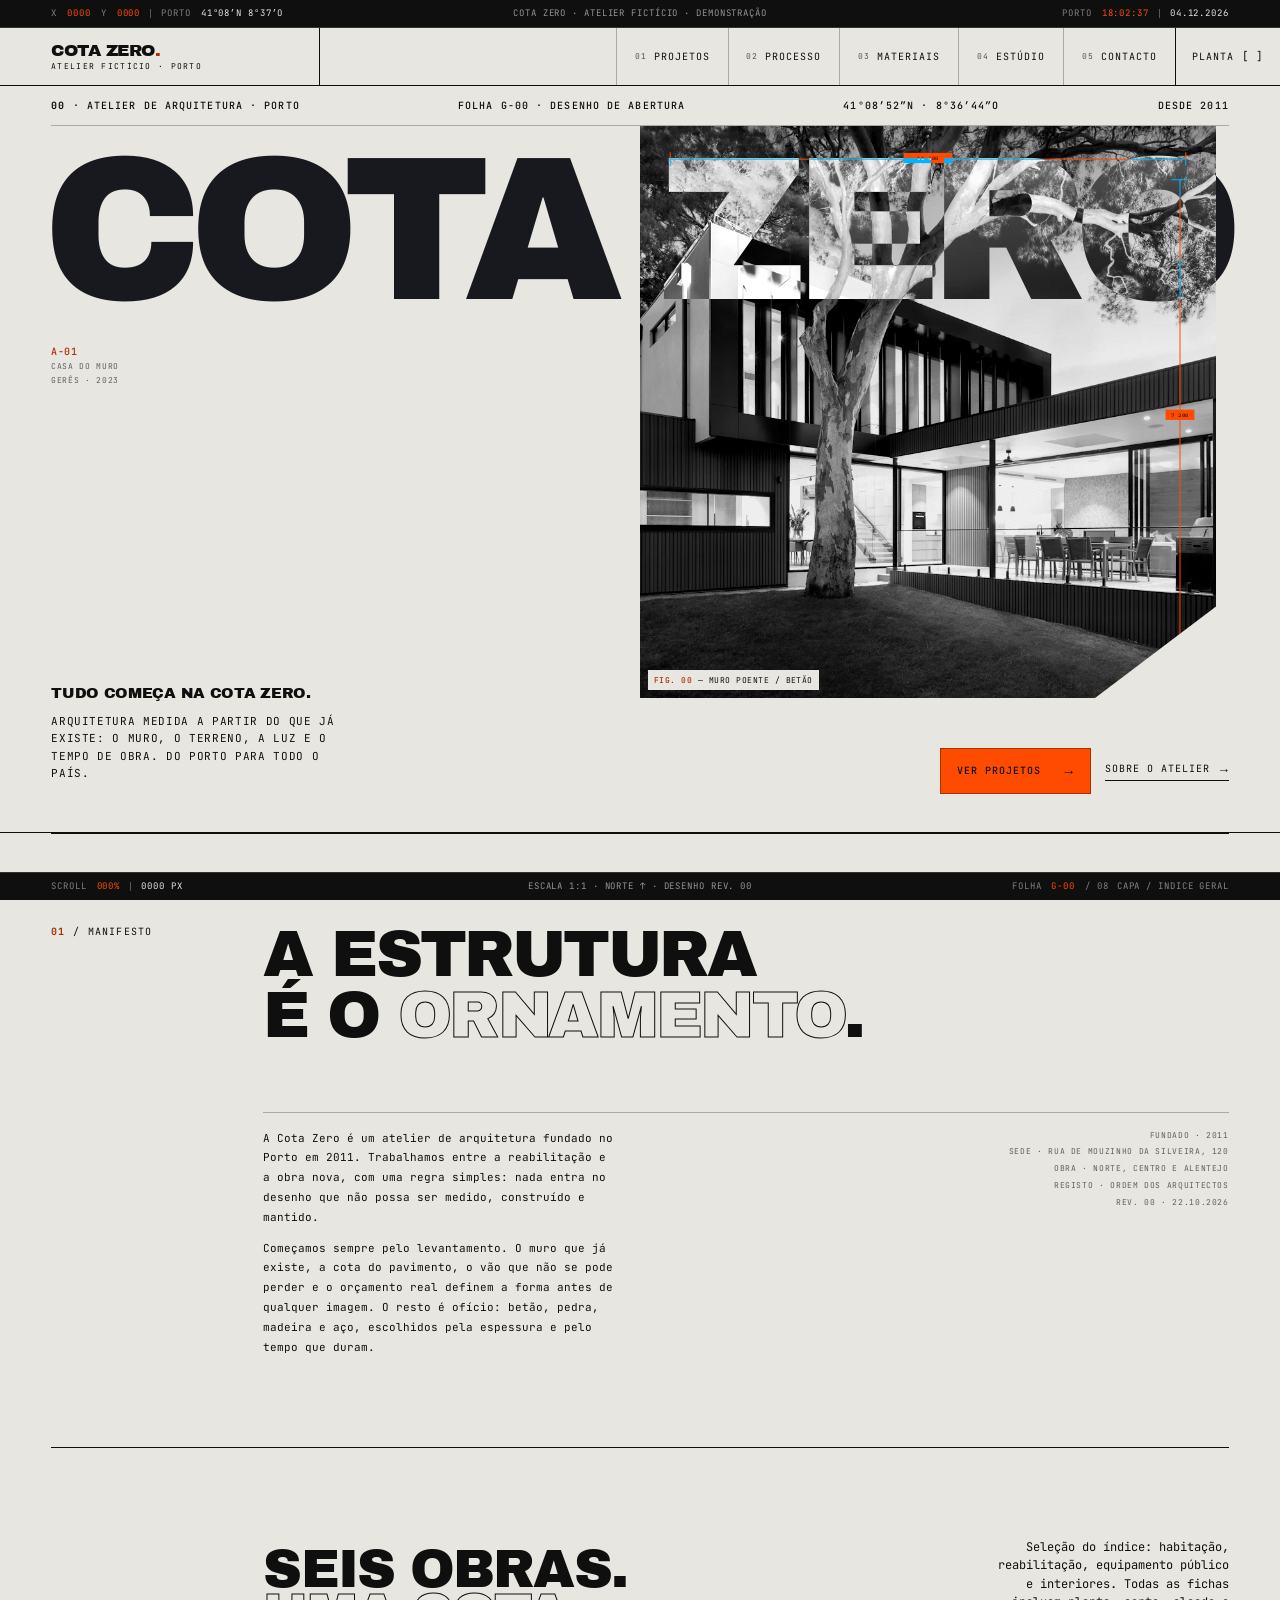
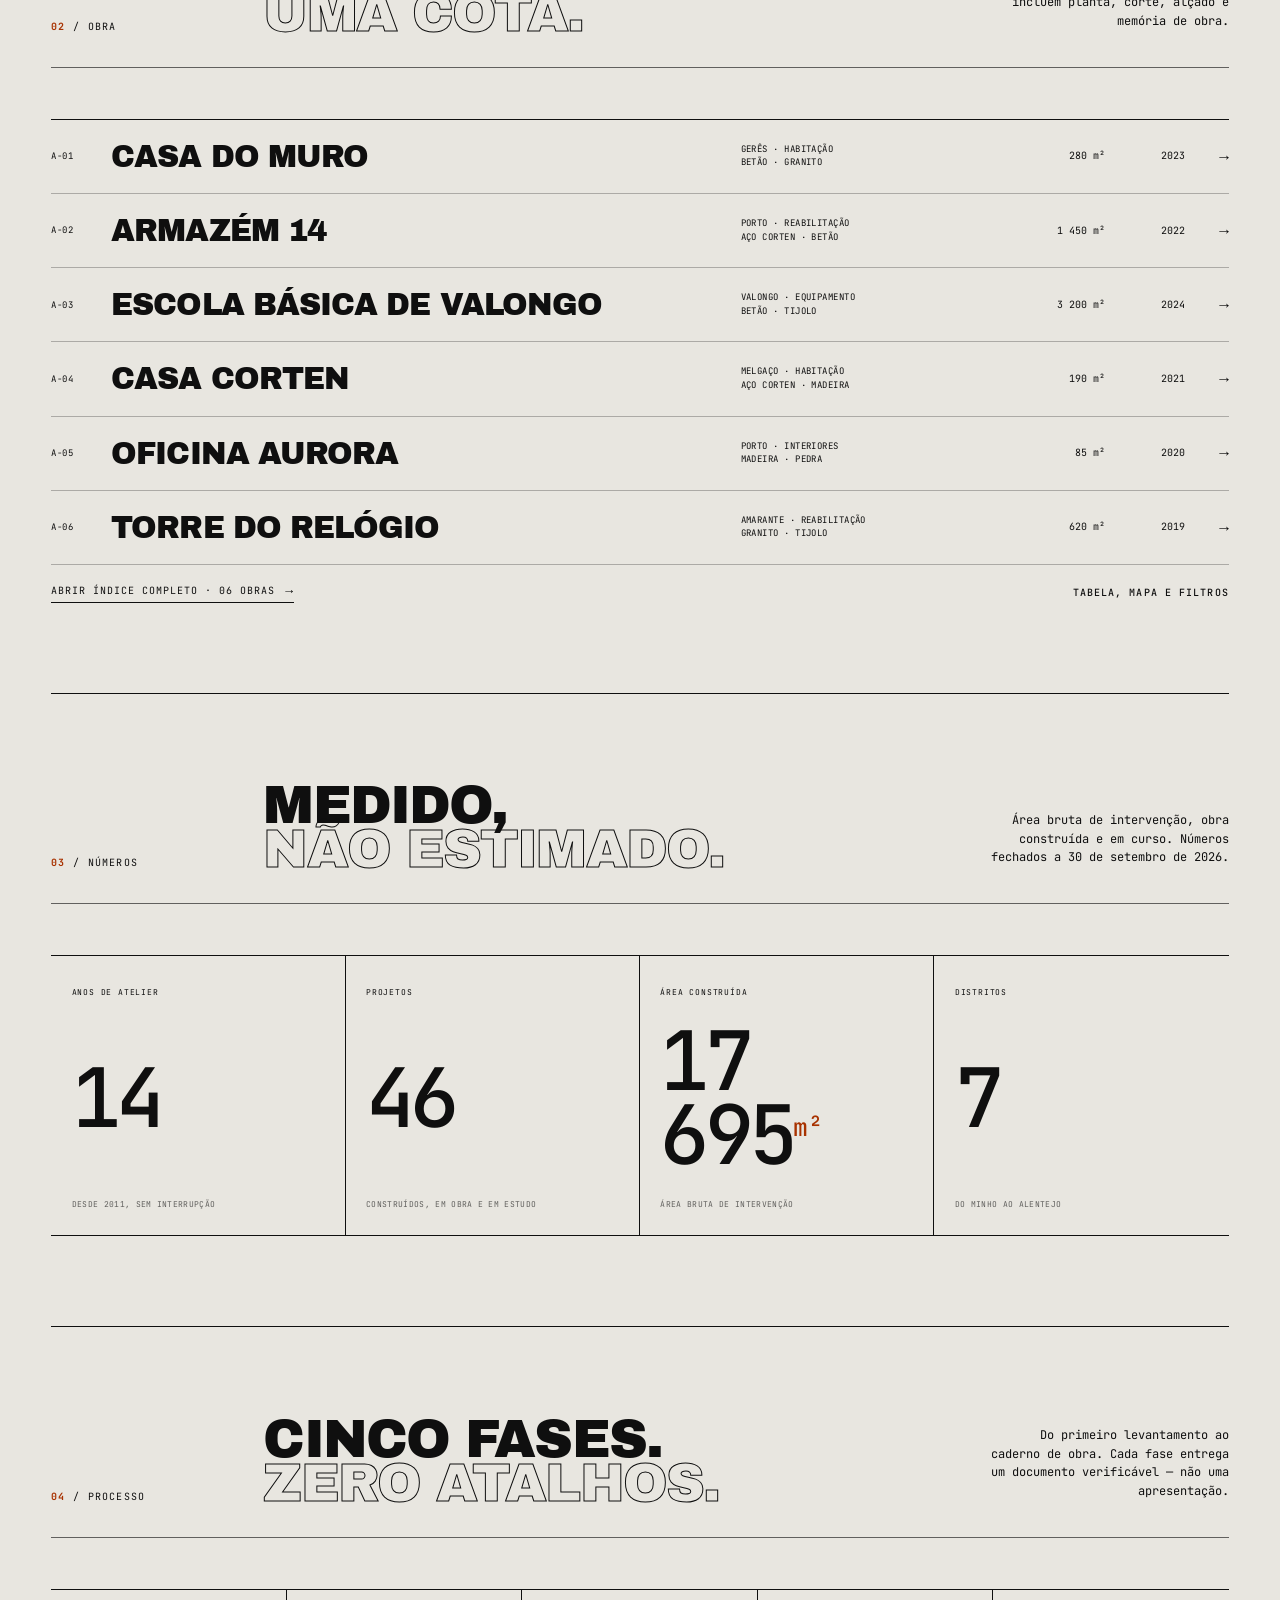
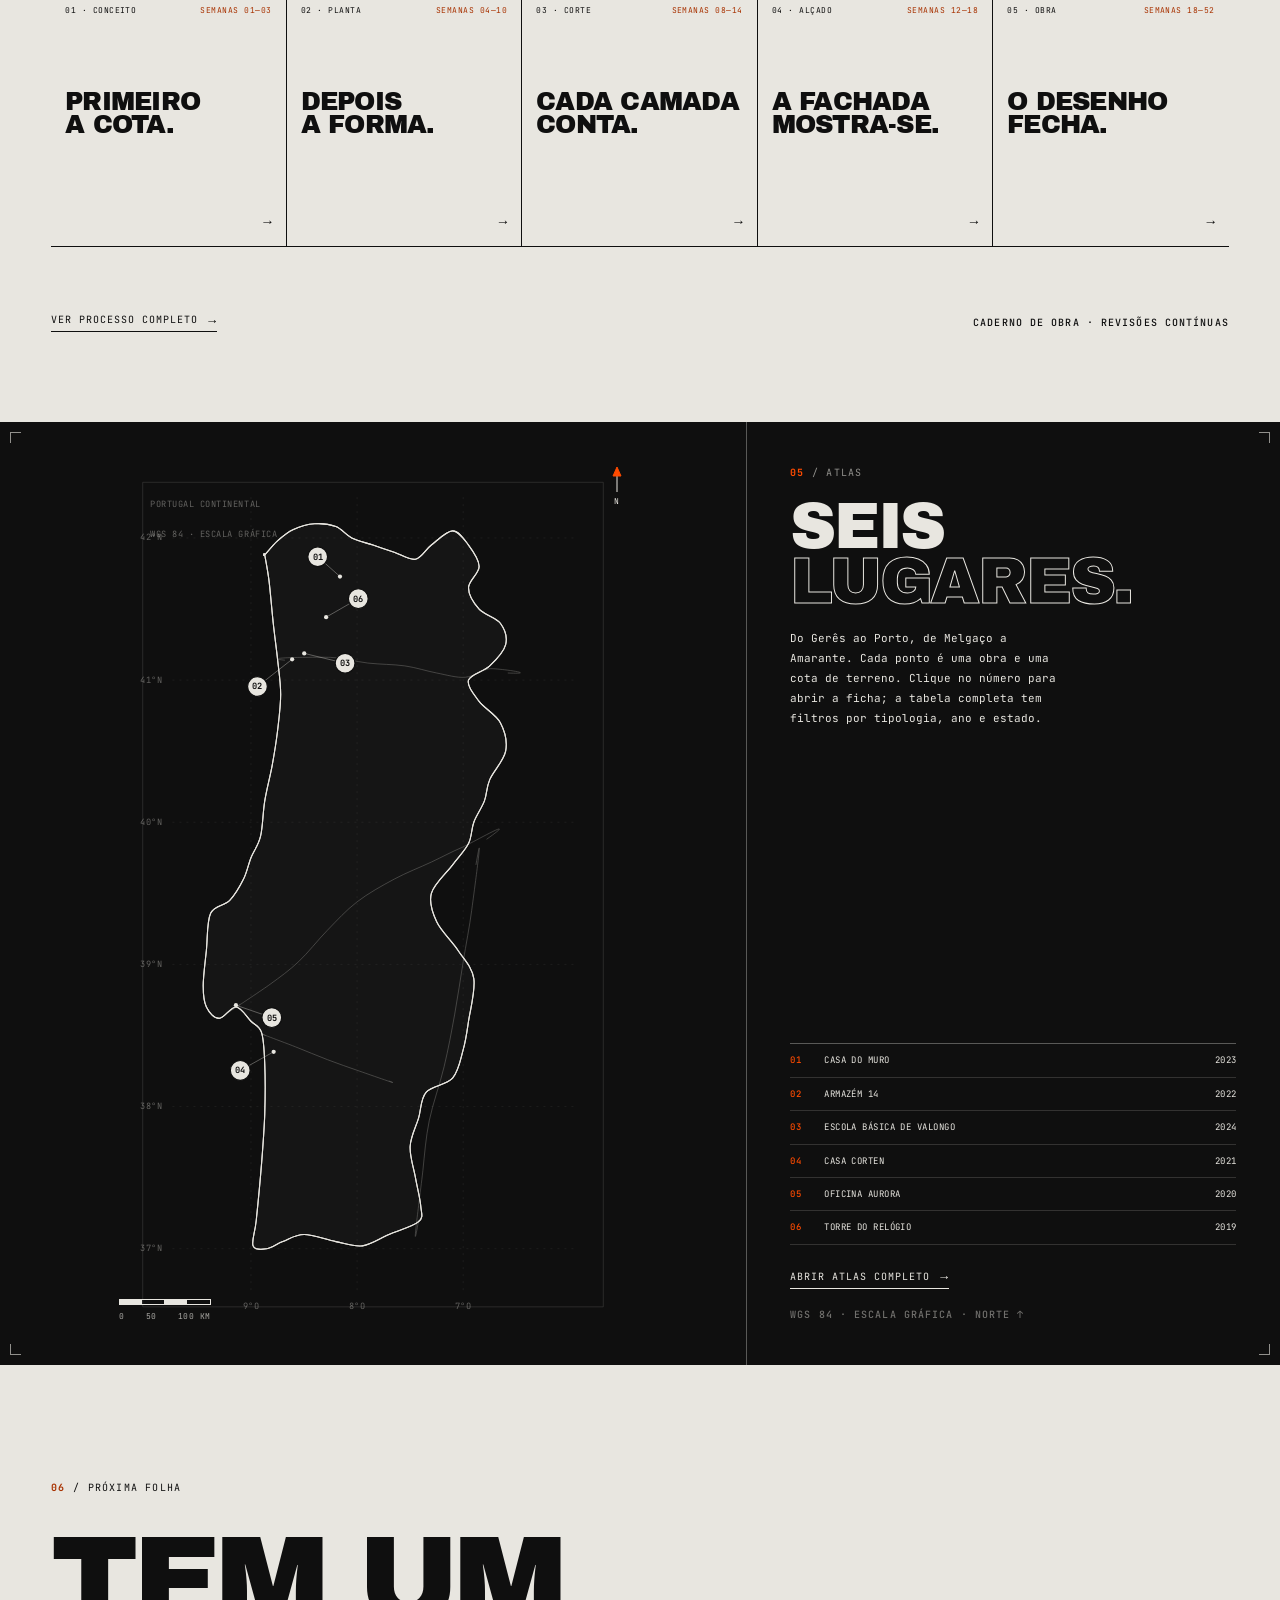
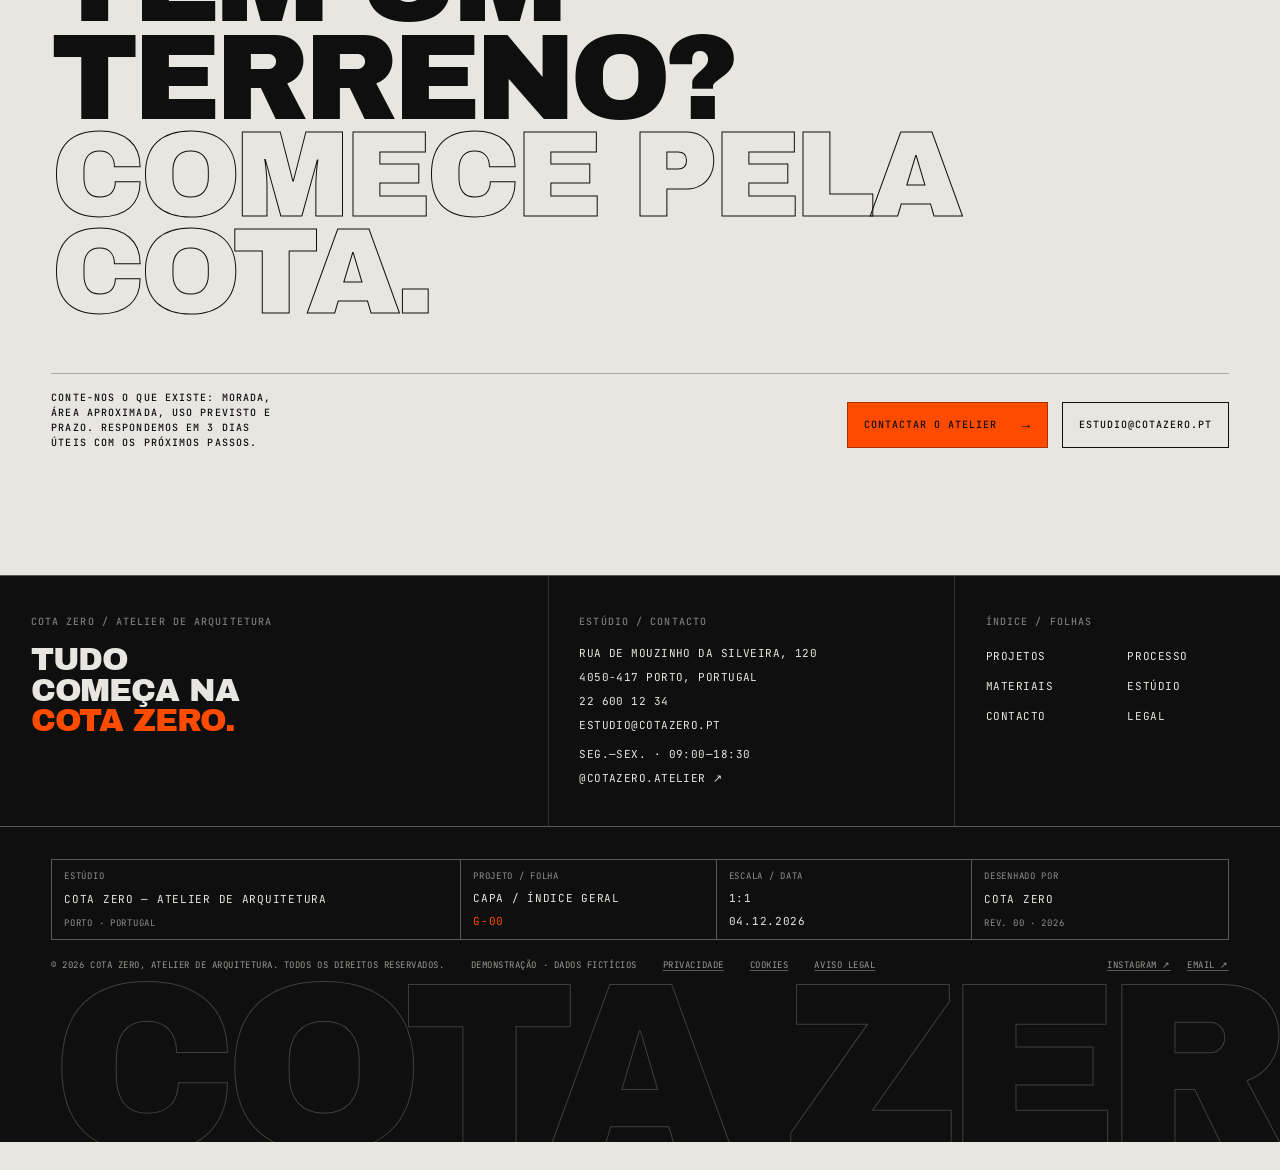
<file: index.html>
<!DOCTYPE html>
<html lang="pt-PT">
<head>
  <meta charset="utf-8">
  <meta name="viewport" content="width=device-width, initial-scale=1">
  <title>Cota Zero — Atelier de Arquitetura · Porto</title>
  <meta name="description" content="Atelier de arquitetura no Porto desde 2011. Reabilitação e obra nova medidas a partir do que já existe: o muro, o terreno, a luz e o tempo de obra.">
  <meta name="author" content="Cota Zero, Atelier de Arquitetura">
  <meta name="theme-color" content="#E8E6E0">
  <link rel="icon" href="favicon.svg" type="image/svg+xml">
  <link rel="canonical" href="https://cota-zero.vercel.app/">
  
  <link rel="icon" href="svg/favicon.svg" type="image/svg+xml">
  <link rel="apple-touch-icon" href="svg/favicon.svg">

  <meta property="og:type" content="website">
  <meta property="og:site_name" content="Cota Zero, Atelier de Arquitetura">
  <meta property="og:locale" content="pt_PT">
  <meta property="og:title" content="Cota Zero — Atelier de Arquitetura · Porto">
  <meta property="og:description" content="Atelier de arquitetura no Porto desde 2011. Reabilitação e obra nova medidas a partir do que já existe: o muro, o terreno, a luz e o tempo de obra.">
  <meta property="og:url" content="https://cota-zero.vercel.app/">
  <meta property="og:image" content="https://cota-zero.vercel.app/images/demo/photo-1600585154340-be6161a56a0c-1200x630.webp">
  <meta property="og:image:alt" content="Volume de betão e madeira encostado a um muro de granito, no Gerês.">
  <meta name="twitter:card" content="summary_large_image">
  <meta name="twitter:title" content="Cota Zero — Atelier de Arquitetura · Porto">
  <meta name="twitter:description" content="Atelier de arquitetura no Porto desde 2011. Reabilitação e obra nova medidas a partir do que já existe: o muro, o terreno, a luz e o tempo de obra.">
  <meta name="twitter:image" content="https://cota-zero.vercel.app/images/demo/photo-1600585154340-be6161a56a0c-1200x630.webp">

  <link rel="preload" href="fonts/archivo-black-latin.woff2" as="font" type="font/woff2" crossorigin>
  <link rel="preload" href="fonts/jetbrains-mono-latin.woff2" as="font" type="font/woff2" crossorigin>
  <link rel="stylesheet" href="css/style.css">
  <link rel="stylesheet" href="css/components.css">
  <script type="application/ld+json">{"@context":"https://schema.org","@graph":[{"@type":"ProfessionalService","@id":"https://cota-zero.vercel.app/#atelier","name":"Cota Zero, Atelier de Arquitetura","url":"https://cota-zero.vercel.app/","logo":"https://cota-zero.vercel.app/svg/favicon.svg","image":"https://cota-zero.vercel.app/images/demo/photo-1600585154340-be6161a56a0c-1200x630.webp","description":"Atelier de arquitetura fundado no Porto em 2011, entre reabilitação e obra nova, com método baseado no levantamento e na cota zero.","foundingDate":"2011","founder":[{"@type":"Person","name":"Ricardo Teles"},{"@type":"Person","name":"Inês Barroso"}],"address":{"@type":"PostalAddress","streetAddress":"Rua de Mouzinho da Silveira, 120","postalCode":"4050-417","addressLocality":"Porto","addressCountry":"PT"},"geo":{"@type":"GeoCoordinates","latitude":41.145,"longitude":-8.615},"telephone":"+351226001234","email":"estudio@cotazero.pt","openingHoursSpecification":[{"@type":"OpeningHoursSpecification","dayOfWeek":["Monday","Tuesday","Wednesday","Thursday"],"opens":"09:00","closes":"18:30"},{"@type":"OpeningHoursSpecification","dayOfWeek":"Friday","opens":"09:00","closes":"17:30"}],"areaServed":"Portugal","sameAs":["https://instagram.com/cotazero.atelier"],"knowsAbout":["Arquitetura","Reabilitação","Habitação","Equipamento público","Interiores"]},{"@type":"WebSite","@id":"https://cota-zero.vercel.app/#site","url":"https://cota-zero.vercel.app/","name":"Cota Zero","inLanguage":"pt-PT","publisher":{"@id":"https://cota-zero.vercel.app/#atelier"}}]}</script>
</head>
<body class="page" data-page="index" data-sheet="G-00" data-sheet-name="Capa / Índice geral">
  <a class="skip-link" href="#conteudo">Saltar para o conteúdo</a>
  <noscript><div class="noscript"><strong>JavaScript desativado.</strong> O índice de projetos, os desenhos e o formulário precisam de JavaScript. Ative-o para ver a folha completa; o restante conteúdo continua legível.</div></noscript>

  <div class="rail rail--top" aria-hidden="true">
    <div class="rail__group">
      <span class="rail__k">X</span><span class="rail__v" data-coord-x>0000</span>
      <span class="rail__k rail__coords-y">Y</span><span class="rail__v rail__coords-y" data-coord-y>0000</span>
      <span class="rail__sep"></span>
      <span class="rail__k">Porto</span><span>41°08′N 8°37′O</span>
    </div>
    <div class="rail__center">Cota Zero · Atelier fictício · Demonstração</div>
    <div class="rail__group rail__group--right">
      <span class="rail__k">Porto</span><time class="rail__v" data-clock>00:00:00</time>
      <span class="rail__sep"></span><span class="rail__date" data-date>22.10.2026</span>
    </div>
  </div>

  <header class="site-header">
    <a class="brand" href="index.html">
      <span class="brand__name">COTA ZERO<span>.</span></span>
      <span class="brand__sub">Atelier fictício · Porto</span>
    </a>
    <nav class="site-nav" aria-label="Navegação principal">
      <a href="projetos.html" data-route="projetos"><span class="nav__num">01</span>Projetos</a>
      <a href="processo.html" data-route="processo"><span class="nav__num">02</span>Processo</a>
      <a href="materiais.html" data-route="materiais"><span class="nav__num">03</span>Materiais</a>
      <a href="estudio.html" data-route="estudio"><span class="nav__num">04</span>Estúdio</a>
      <a href="contacto.html" data-route="contacto"><span class="nav__num">05</span>Contacto</a>
    </nav>
    <div class="header-tools">
      <button type="button" class="plan-toggle" data-plan-toggle aria-pressed="false" aria-controls="planta" title="Alternar grelha de planta (G)">
        <span>Planta</span><span class="plan-toggle__mark" aria-hidden="true">[ ]</span>
      </button>
      <button type="button" class="menu-toggle" data-menu-toggle aria-expanded="false" aria-controls="menu">
        <span class="menu-toggle__open">Índice +</span><span class="menu-toggle__close">Fechar ×</span>
      </button>
    </div>
  </header>

  <div class="menu" id="menu" role="dialog" aria-modal="true" aria-label="Índice do site" aria-hidden="true" inert>
    <div class="menu__bar">
      <span class="micro">Cota Zero · Índice</span>
      <button type="button" class="menu__close" data-menu-close>Fechar <span aria-hidden="true">×</span></button>
    </div>
    <nav class="menu__nav" aria-label="Navegação móvel">
      <a href="index.html" data-route="index"><span class="menu__num">00</span>Início</a>
      <a href="projetos.html" data-route="projetos"><span class="menu__num">01</span>Projetos</a>
      <a href="processo.html" data-route="processo"><span class="menu__num">02</span>Processo</a>
      <a href="materiais.html" data-route="materiais"><span class="menu__num">03</span>Materiais</a>
      <a href="estudio.html" data-route="estudio"><span class="menu__num">04</span>Estúdio</a>
      <a href="contacto.html" data-route="contacto"><span class="menu__num">05</span>Contacto</a>
      <a href="legal.html" data-route="legal"><span class="menu__num">06</span>Legal</a>
    </nav>
    <div class="menu__foot">
      <div>Rua de Mouzinho da Silveira, 120<br>4050-417 Porto<br><a href="tel:+351226001234">22 600 12 34</a></div>
      <div><a href="mailto:estudio@cotazero.pt">estudio@cotazero.pt</a><br><a href="https://instagram.com/cotazero.atelier" target="_blank" rel="noopener">@cotazero.atelier ↗</a><br><span>41°08′N · 8°37′O</span></div>
    </div>
  </div>

  <main id="conteudo">
    <section class="hero" data-sheet="G-00" data-sheet-name="Capa / Índice geral">
      <div class="hero__meta container">
        <span class="micro"><b>00</b> · Atelier de Arquitetura · Porto</span>
        <span class="micro hero__meta-hide">Folha G-00 · Desenho de abertura</span>
        <span class="micro hero__meta-hide">41°08′52″N · 8°36′44″O</span>
        <span class="micro">Desde 2011</span>
      </div>

      <div class="hero__stage">
        <div class="hero__index" aria-hidden="true">
          <span><b>A-01</b></span>
          <span>Casa do Muro</span>
          <span>Gerês · 2023</span>
        </div>

        <h1 class="hero__title"><span>COTA</span><span>ZERO</span></h1>

        <figure class="hero__figure" data-planta-cota>
          <div class="media">
            <!-- PLACEHOLDER: fotografia de obra. Substituir em images/. -->
            <picture>
              <source media="(max-width: 720px)" srcset="images/demo/photo-1600585154340-be6161a56a0c-1400x1750-600.webp">
              <img src="images/demo/photo-1600585154340-be6161a56a0c-1400x1750-900.webp" alt="Volume de betão e madeira encostado a um muro de granito, entre vegetação de altitude." width="900" height="1125" fetchpriority="high" decoding="async">
            </picture>
          </div>
          <svg class="cotas-overlay" viewBox="0 0 800 1000" preserveAspectRatio="none" aria-hidden="true">
            <line x1="42" y1="58" x2="758" y2="58"/>
            <line x1="42" y1="46" x2="42" y2="70"/>
            <line x1="758" y1="46" x2="758" y2="70"/>
            <rect x="366" y="47" width="68" height="18"/>
            <text x="400" y="60" text-anchor="middle">11 400</text>
            <line x1="750" y1="94" x2="750" y2="916"/>
            <line x1="738" y1="94" x2="762" y2="94"/>
            <line x1="738" y1="916" x2="762" y2="916"/>
            <rect x="730" y="496" width="40" height="18"/>
            <text x="750" y="509" text-anchor="middle">7 200</text>
          </svg>
          <figcaption class="fig__cap">
            <span><b>FIG. 00</b> — Muro poente / betão</span>
            <span>Gerês · 2023</span>
          </figcaption>
        </figure>

        <div class="hero__foot">
          <p class="hero__sub">
            <b>Tudo começa na cota zero.</b>
            <span>Arquitetura medida a partir do que já existe: o muro, o terreno, a luz e o tempo de obra. Do Porto para todo o país.</span>
          </p>
          <div class="hero__actions">
            <a class="btn btn--signal" href="projetos.html">Ver projetos <span class="btn__arrow" aria-hidden="true">→</span></a>
            <a class="arrow-link" href="estudio.html">Sobre o atelier</a>
          </div>
        </div>
      </div>
    </section>

    <section class="section container" data-sheet="G-01" data-sheet-name="Manifesto">
      <div class="manifesto">
        <div class="section__index"><b>01</b> / Manifesto</div>
        <div class="manifesto__body">
          <p class="statement">A estrutura<br>é o <span class="outline">ornamento</span>.</p>
          <div class="manifesto__foot">
            <div>
              <p>A Cota Zero é um atelier de arquitetura fundado no Porto em 2011. Trabalhamos entre a reabilitação e a obra nova, com uma regra simples: nada entra no desenho que não possa ser medido, construído e mantido.</p>
              <p>Começamos sempre pelo levantamento. O muro que já existe, a cota do pavimento, o vão que não se pode perder e o orçamento real definem a forma antes de qualquer imagem. O resto é ofício: betão, pedra, madeira e aço, escolhidos pela espessura e pelo tempo que duram.</p>
            </div>
            <div class="manifesto__meta">
              <span>Fundado · 2011</span>
              <span>Sede · Rua de Mouzinho da Silveira, 120</span>
              <span>Obra · Norte, Centro e Alentejo</span>
              <span>Registo · Ordem dos Arquitectos</span>
              <span>Rev. 00 · 22.10.2026</span>
            </div>
          </div>
        </div>
      </div>
    </section>

    <section class="section container" data-sheet="A-10" data-sheet-name="Projetos em destaque">
      <div class="section__head">
        <div class="section__index"><b>02</b> / Obra</div>
        <div class="section__title">
          <div class="section__title-row">
            <h2>Seis obras.<br><span class="outline">Uma cota.</span></h2>
            <p class="section__aside">Seleção do índice: habitação, reabilitação, equipamento público e interiores. Todas as fichas incluem planta, corte, alçado e memória de obra.</p>
          </div>
        </div>
      </div>

      <div class="feature-list" data-hover-preview>
        <a class="feature-row" href="projeto.html?id=casa-do-muro" data-preview-src="images/demo/photo-1600585154340-be6161a56a0c-900x675.webp" data-preview-alt="Casa do Muro, fachada de betão e madeira." data-preview-code="A-01" data-preview-name="Casa do Muro" data-cursor="VER">
          <span class="feature-row__code">A-01</span>
          <span class="feature-row__name">Casa do Muro</span>
          <span class="feature-row__meta">Gerês · Habitação<br>Betão · granito</span>
          <span class="feature-row__area">280 m²</span>
          <span class="feature-row__year">2023</span>
          <span class="feature-row__arrow" aria-hidden="true">→</span>
        </a>
        <a class="feature-row" href="projeto.html?id=armazem-14" data-preview-src="images/demo/photo-1581094794329-c8112a89af12-900x675.webp" data-preview-alt="Armazém 14, nave industrial com estrutura metálica." data-preview-code="A-02" data-preview-name="Armazém 14" data-cursor="VER">
          <span class="feature-row__code">A-02</span>
          <span class="feature-row__name">Armazém 14</span>
          <span class="feature-row__meta">Porto · Reabilitação<br>Aço corten · betão</span>
          <span class="feature-row__area">1 450 m²</span>
          <span class="feature-row__year">2022</span>
          <span class="feature-row__arrow" aria-hidden="true">→</span>
        </a>
        <a class="feature-row" href="projeto.html?id=escola-valongo" data-preview-src="images/demo/photo-1527576539890-dfa815648363-900x675.webp" data-preview-alt="Escola de Valongo, pátio e volumes de betão." data-preview-code="A-03" data-preview-name="Escola Básica de Valongo" data-cursor="VER">
          <span class="feature-row__code">A-03</span>
          <span class="feature-row__name">Escola Básica de Valongo</span>
          <span class="feature-row__meta">Valongo · Equipamento<br>Betão · tijolo</span>
          <span class="feature-row__area">3 200 m²</span>
          <span class="feature-row__year">2024</span>
          <span class="feature-row__arrow" aria-hidden="true">→</span>
        </a>
        <a class="feature-row" href="projeto.html?id=casa-corten" data-preview-src="images/demo/photo-1523217582562-09d0def993a6-900x675.webp" data-preview-alt="Casa Corten, volume de aço oxidado entre árvores." data-preview-code="A-04" data-preview-name="Casa Corten" data-cursor="VER">
          <span class="feature-row__code">A-04</span>
          <span class="feature-row__name">Casa Corten</span>
          <span class="feature-row__meta">Melgaço · Habitação<br>Aço corten · madeira</span>
          <span class="feature-row__area">190 m²</span>
          <span class="feature-row__year">2021</span>
          <span class="feature-row__arrow" aria-hidden="true">→</span>
        </a>
        <a class="feature-row" href="projeto.html?id=oficina-aurora" data-preview-src="images/demo/photo-1524758631624-e2822e304c36-900x675.webp" data-preview-alt="Oficina Aurora, interior de madeira e pedra." data-preview-code="A-05" data-preview-name="Oficina Aurora" data-cursor="VER">
          <span class="feature-row__code">A-05</span>
          <span class="feature-row__name">Oficina Aurora</span>
          <span class="feature-row__meta">Porto · Interiores<br>Madeira · pedra</span>
          <span class="feature-row__area">85 m²</span>
          <span class="feature-row__year">2020</span>
          <span class="feature-row__arrow" aria-hidden="true">→</span>
        </a>
        <a class="feature-row" href="projeto.html?id=torre-do-relogio" data-preview-src="images/demo/photo-1545324418-cc1a3fa10c00-900x675.webp" data-preview-alt="Torre do Relógio, torre de pedra reabilitada." data-preview-code="A-06" data-preview-name="Torre do Relógio" data-cursor="VER">
          <span class="feature-row__code">A-06</span>
          <span class="feature-row__name">Torre do Relógio</span>
          <span class="feature-row__meta">Amarante · Reabilitação<br>Granito · tijolo</span>
          <span class="feature-row__area">620 m²</span>
          <span class="feature-row__year">2019</span>
          <span class="feature-row__arrow" aria-hidden="true">→</span>
        </a>
      </div>

      <div class="cta__foot" style="margin-top:18px;border-top:0;padding-top:0;">
        <a class="arrow-link" href="projetos.html">Abrir índice completo · 06 obras</a>
        <span class="micro">Tabela, mapa e filtros</span>
      </div>
    </section>

    <section class="section container" data-sheet="G-03" data-sheet-name="Números do atelier">
      <div class="section__head">
        <div class="section__index"><b>03</b> / Números</div>
        <div class="section__title">
          <div class="section__title-row">
            <h2>Medido,<br><span class="outline">não estimado.</span></h2>
            <p class="section__aside">Área bruta de intervenção, obra construída e em curso. Números fechados a 30 de setembro de 2026.</p>
          </div>
        </div>
      </div>
      <div class="stats">
        <div class="stat">
          <span class="stat__k">Anos de atelier</span>
          <span class="stat__v" data-count="15">15</span>
          <span class="stat__note">Desde 2011, sem interrupção</span>
        </div>
        <div class="stat">
          <span class="stat__k">Projetos</span>
          <span class="stat__v" data-count="48">48</span>
          <span class="stat__note">Construídos, em obra e em estudo</span>
        </div>
        <div class="stat">
          <span class="stat__k">Área construída</span>
          <span class="stat__v"><span data-count="18400">18 400</span><sup>m²</sup></span>
          <span class="stat__note">Área bruta de intervenção</span>
        </div>
        <div class="stat">
          <span class="stat__k">Distritos</span>
          <span class="stat__v" data-count="7">7</span>
          <span class="stat__note">Do Minho ao Alentejo</span>
        </div>
      </div>
    </section>

    <section class="section container" data-sheet="P-20" data-sheet-name="Processo">
      <div class="section__head">
        <div class="section__index"><b>04</b> / Processo</div>
        <div class="section__title">
          <div class="section__title-row">
            <h2>Cinco fases.<br><span class="outline">Zero atalhos.</span></h2>
            <p class="section__aside">Do primeiro levantamento ao caderno de obra. Cada fase entrega um documento verificável — não uma apresentação.</p>
          </div>
        </div>
      </div>
      <div class="process-strip">
        <a class="process-strip__cell" href="processo.html#fase-conceito">
          <span class="process-strip__num"><span>01 · Conceito</span><span>Semanas 01—03</span></span>
          <span class="process-strip__title">Primeiro<br>a cota.</span>
          <span class="process-strip__arrow" aria-hidden="true">→</span>
        </a>
        <a class="process-strip__cell" href="processo.html#fase-planta">
          <span class="process-strip__num"><span>02 · Planta</span><span>Semanas 04—10</span></span>
          <span class="process-strip__title">Depois<br>a forma.</span>
          <span class="process-strip__arrow" aria-hidden="true">→</span>
        </a>
        <a class="process-strip__cell" href="processo.html#fase-corte">
          <span class="process-strip__num"><span>03 · Corte</span><span>Semanas 08—14</span></span>
          <span class="process-strip__title">Cada camada<br>conta.</span>
          <span class="process-strip__arrow" aria-hidden="true">→</span>
        </a>
        <a class="process-strip__cell" href="processo.html#fase-alcado">
          <span class="process-strip__num"><span>04 · Alçado</span><span>Semanas 12—18</span></span>
          <span class="process-strip__title">A fachada<br>mostra-se.</span>
          <span class="process-strip__arrow" aria-hidden="true">→</span>
        </a>
        <a class="process-strip__cell" href="processo.html#fase-obra">
          <span class="process-strip__num"><span>05 · Obra</span><span>Semanas 18—52</span></span>
          <span class="process-strip__title">O desenho<br>fecha.</span>
          <span class="process-strip__arrow" aria-hidden="true">→</span>
        </a>
      </div>
      <div class="cta__foot" style="border-top:0;padding-top:14px;">
        <a class="arrow-link" href="processo.html">Ver processo completo</a>
        <span class="micro">Caderno de obra · revisões contínuas</span>
      </div>
    </section>

    <section class="section--dark crosses" data-sheet="G-05" data-sheet-name="Atlas de obra">
      <div class="map-band">
        <figure class="map-band__figure">
          <div class="map" data-map data-map-mode="mini" data-map-legend="#home-map-legend" aria-label="Mapa de Portugal continental com projetos da Cota Zero"></div>
        </figure>
        <div class="map-band__info">
          <div>
            <div class="section__index" style="color:rgba(232,230,224,.6);"><b>05</b> / Atlas</div>
            <h2 class="map-band__title" style="margin-top:18px;">Seis<br><span class="outline">lugares.</span></h2>
            <p class="prose" style="max-width:40ch;margin-top:20px;font-size:11px;line-height:1.8;">Do Gerês ao Porto, de Melgaço a Amarante. Cada ponto é uma obra e uma cota de terreno. Clique no número para abrir a ficha; a tabela completa tem filtros por tipologia, ano e estado.</p>
          </div>
          <div>
            <ul class="map-band__legend" id="home-map-legend" aria-label="Legenda do mapa de projetos"></ul>
            <a class="arrow-link" href="projetos.html" style="margin-top:24px;">Abrir atlas completo</a>
            <p class="micro" style="margin-top:18px;color:rgba(232,230,224,.45);">WGS 84 · Escala gráfica · Norte ↑</p>
          </div>
        </div>
      </div>
    </section>

    <section class="cta container" data-sheet="G-06" data-sheet-name="Contacto">
      <div class="cta__label section__index"><b>06</b> / Próxima folha</div>
      <h2 class="cta__title">Tem um terreno?<br><span class="outline">Comece pela cota.</span></h2>
      <div class="cta__foot">
        <p class="micro" style="max-width:38ch;">Conte-nos o que existe: morada, área aproximada, uso previsto e prazo. Respondemos em 3 dias úteis com os próximos passos.</p>
        <div class="hero__actions">
          <a class="btn btn--signal" href="contacto.html">Contactar o atelier <span class="btn__arrow" aria-hidden="true">→</span></a>
          <a class="btn" href="mailto:estudio@cotazero.pt">estudio@cotazero.pt</a>
        </div>
      </div>
    </section>
  </main>

  <footer class="site-footer">
    <div class="footer__top">
      <div class="footer__cell">
        <div class="micro footer__label">Cota Zero / Atelier de Arquitetura</div>
        <p class="footer__claim">Tudo começa na <span>cota zero.</span></p>
      </div>
      <div class="footer__cell">
        <div class="micro footer__label">Estúdio / Contacto</div>
        <address class="footer__list">
          <span>Rua de Mouzinho da Silveira, 120</span>
          <span>4050-417 Porto, Portugal</span>
          <a href="tel:+351226001234">22 600 12 34</a>
          <a href="mailto:estudio@cotazero.pt">estudio@cotazero.pt</a>
        </address>
        <div class="footer__list" style="margin-top:12px;">
          <span>Seg.—Sex. · 09:00—18:30</span>
          <a href="https://instagram.com/cotazero.atelier" target="_blank" rel="noopener">@cotazero.atelier ↗</a>
        </div>
      </div>
      <div class="footer__cell">
        <div class="micro footer__label">Índice / Folhas</div>
        <nav class="footer__nav" aria-label="Navegação de rodapé">
          <a href="projetos.html">Projetos</a>
          <a href="processo.html">Processo</a>
          <a href="materiais.html">Materiais</a>
          <a href="estudio.html">Estúdio</a>
          <a href="contacto.html">Contacto</a>
          <a href="legal.html">Legal</a>
        </nav>
      </div>
    </div>

    <div class="stamp" role="group" aria-label="Carimbo de legenda">
      <div class="stamp__cell">
        <span class="stamp__k">Estúdio</span>
        <span class="stamp__v">Cota Zero — Atelier de Arquitetura</span>
        <span class="stamp__k">Porto · Portugal</span>
      </div>
      <div class="stamp__cell">
        <span class="stamp__k">Projeto / Folha</span>
        <span class="stamp__v" data-page-name>Folha</span>
        <span class="stamp__v stamp__v--signal" data-page-sheet>A-00</span>
      </div>
      <div class="stamp__cell">
        <span class="stamp__k">Escala / Data</span>
        <span class="stamp__v">1:1</span>
        <span class="stamp__v" data-stamp-date>22.10.2026</span>
      </div>
      <div class="stamp__cell">
        <span class="stamp__k">Desenhado por</span>
        <span class="stamp__v">Cota Zero</span>
        <span class="stamp__k">Rev. 00 · 2026</span>
      </div>
    </div>

    <div class="footer__meta">
      <span>© 2026 Cota Zero, Atelier de Arquitetura. Todos os direitos reservados.</span>
      <span>Demonstração · dados fictícios</span>
      <a href="legal.html#privacidade">Privacidade</a>
      <a href="legal.html#cookies">Cookies</a>
      <a href="legal.html#aviso">Aviso legal</a>
      <div class="footer__social">
        <a href="https://instagram.com/cotazero.atelier" target="_blank" rel="noopener">Instagram ↗</a>
        <a href="mailto:estudio@cotazero.pt">Email ↗</a>
      </div>
    </div>
    <div class="footer__word" aria-hidden="true">COTA ZERO</div>
  </footer>

  <div class="rail rail--bottom" aria-hidden="true">
    <div class="rail__group">
      <span class="rail__k">Scroll</span><span class="rail__v" data-scroll-pct>000%</span>
      <span class="rail__sep"></span><span class="rail__scroll-px"><span data-scroll-px>0000</span> PX</span>
    </div>
    <div class="rail__center">Escala 1:1 · Norte ↑ · Desenho rev. 00</div>
    <div class="rail__group rail__group--right">
      <span class="rail__k">Folha</span><span class="rail__v" data-sheet>A-00</span>
      <span class="rail__sheet"><span class="rail__k">/ 08</span><span class="rail__sheet-name" data-sheet-name>Folha</span></span>
    </div>
  </div>

  <div class="planta" id="planta" aria-hidden="true">
    <div class="planta__inner">
      <div class="planta__cols" data-planta-cols></div>
      <svg class="planta__marks" data-planta-marks aria-hidden="true"></svg>
      <div class="planta__topdim" data-planta-topdim></div>
      <div class="planta__hint">Planta <b>on</b> · G para fechar · 12 colunas</div>
    </div>
  </div>

  <script type="module" src="js/main.js"></script>

</body>
</html>
</file>
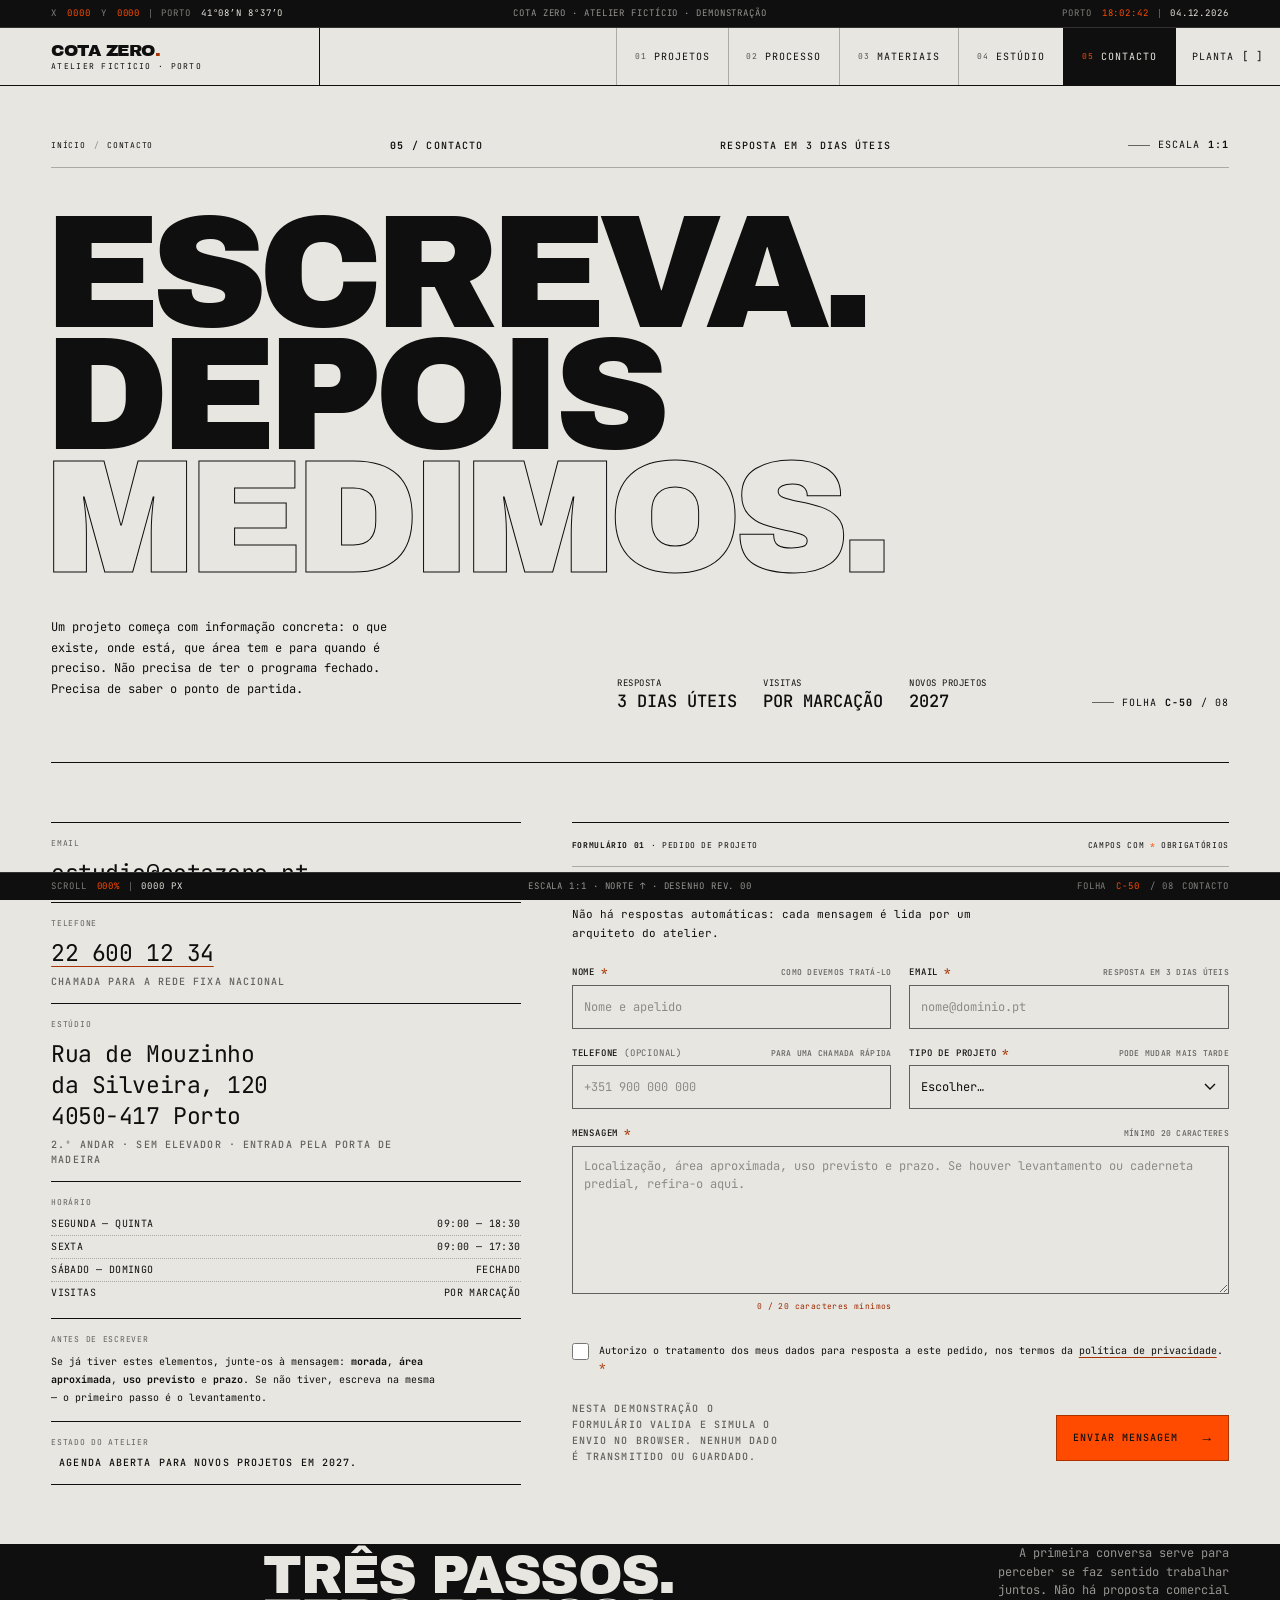
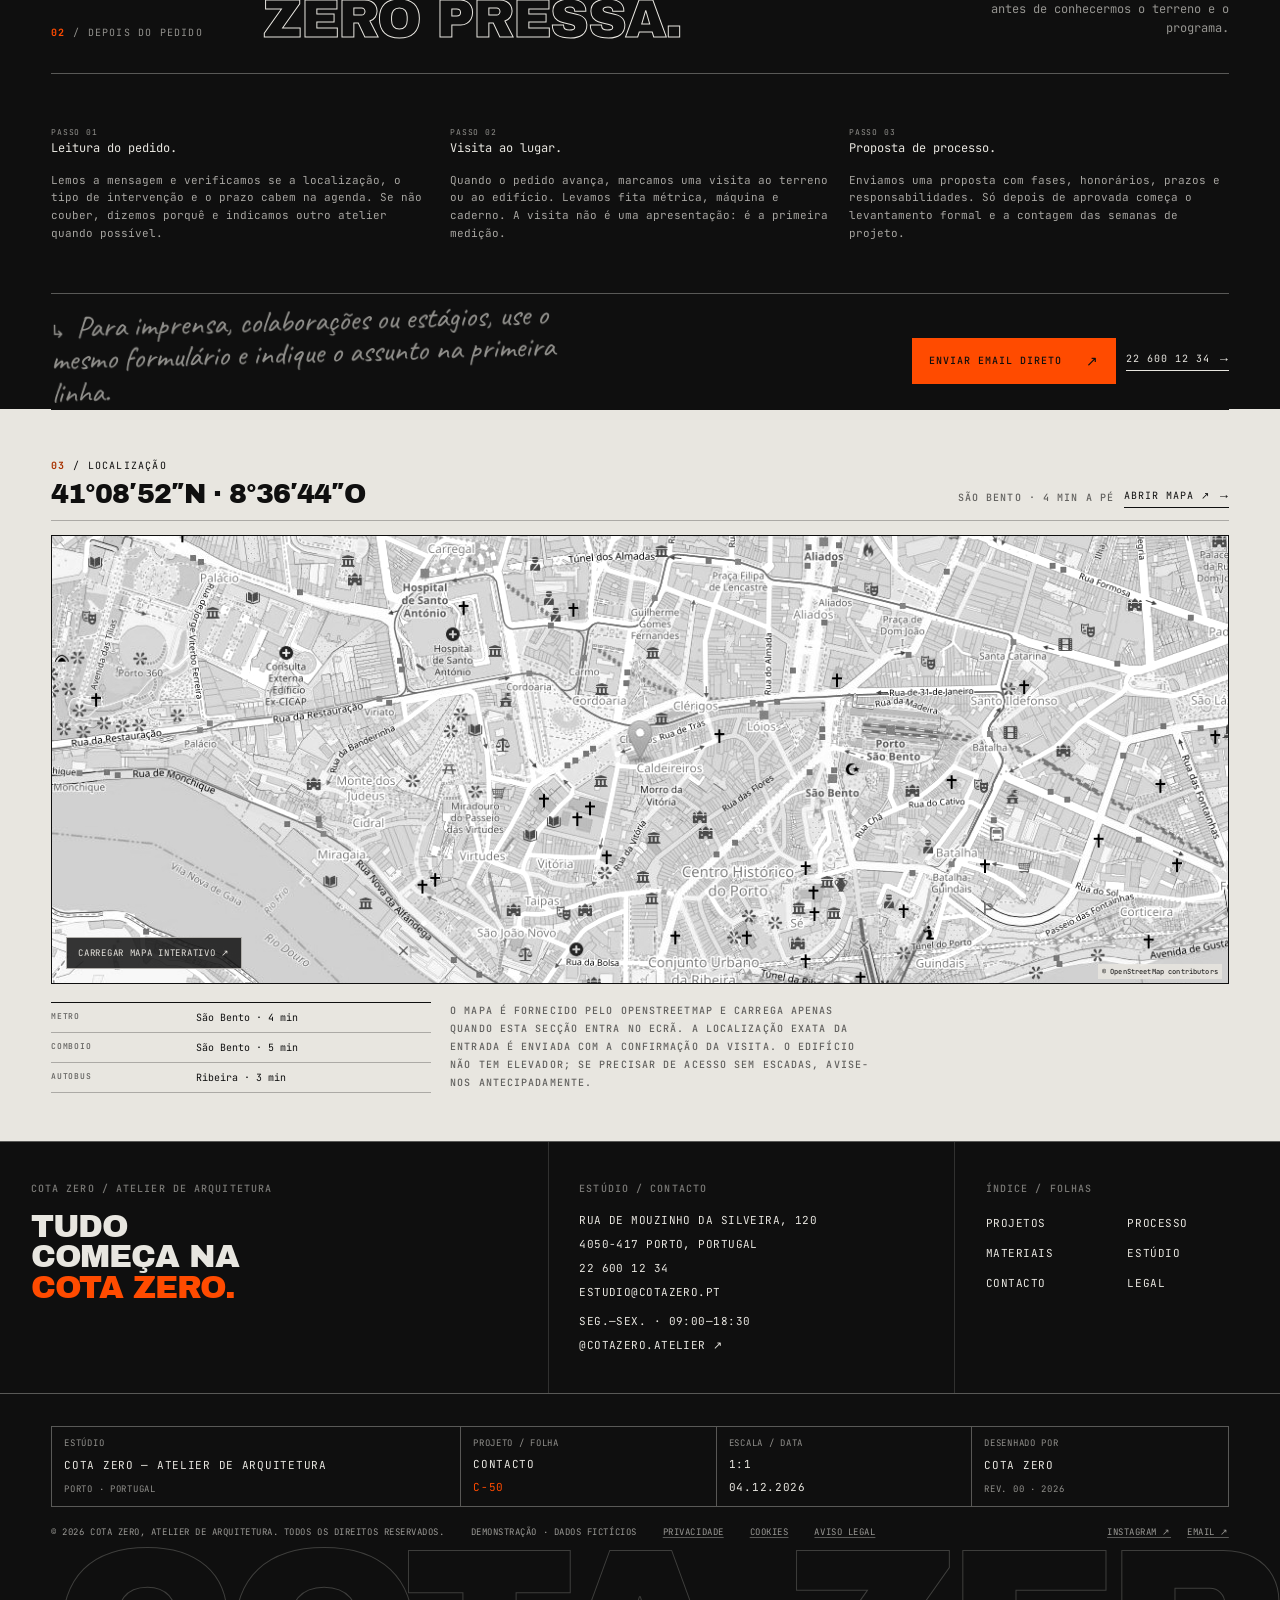
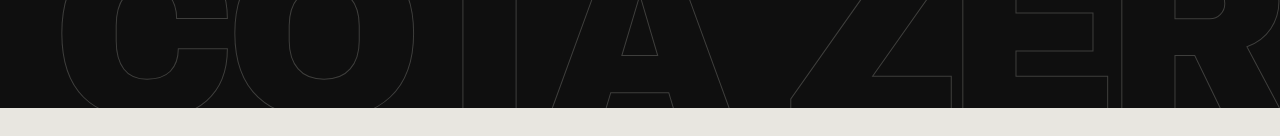
<file: contacto.html>
<!DOCTYPE html>
<html lang="pt-PT">
<head>
  <meta charset="utf-8">
  <meta name="viewport" content="width=device-width, initial-scale=1">
  <title>Contacto — Cota Zero, Atelier de Arquitetura</title>
  <meta name="description" content="Fale com o atelier no Porto. Morada, horário, telefone e formulário de pedido de projeto. Resposta em 3 dias úteis; visitas por marcação.">
  <meta name="author" content="Cota Zero, Atelier de Arquitetura">
  <meta name="theme-color" content="#E8E6E0">
  <link rel="icon" href="favicon.svg" type="image/svg+xml">
  <link rel="canonical" href="https://cota-zero.vercel.app/contacto.html">
  
  <link rel="icon" href="svg/favicon.svg" type="image/svg+xml">
  <link rel="apple-touch-icon" href="svg/favicon.svg">

  <meta property="og:type" content="website">
  <meta property="og:site_name" content="Cota Zero, Atelier de Arquitetura">
  <meta property="og:locale" content="pt_PT">
  <meta property="og:title" content="Contacto — Cota Zero, Atelier de Arquitetura">
  <meta property="og:description" content="Fale com o atelier no Porto. Morada, horário, telefone e formulário de pedido de projeto. Resposta em 3 dias úteis; visitas por marcação.">
  <meta property="og:url" content="https://cota-zero.vercel.app/contacto.html">
  <meta property="og:image" content="https://cota-zero.vercel.app/images/demo/photo-1503387762-592deb58ef4e-1200x630.webp">
  <meta property="og:image:alt" content="Edifício no centro do Porto, com janelas altas e pedra.">
  <meta name="twitter:card" content="summary_large_image">
  <meta name="twitter:title" content="Contacto — Cota Zero, Atelier de Arquitetura">
  <meta name="twitter:description" content="Fale com o atelier no Porto. Morada, horário, telefone e formulário de pedido de projeto. Resposta em 3 dias úteis; visitas por marcação.">
  <meta name="twitter:image" content="https://cota-zero.vercel.app/images/demo/photo-1503387762-592deb58ef4e-1200x630.webp">

  <link rel="preload" href="fonts/archivo-black-latin.woff2" as="font" type="font/woff2" crossorigin>
  <link rel="preload" href="fonts/jetbrains-mono-latin.woff2" as="font" type="font/woff2" crossorigin>
  <link rel="stylesheet" href="css/style.css">
  <link rel="stylesheet" href="css/components.css">
  <script type="application/ld+json">{"@context":"https://schema.org","@type":"ContactPage","name":"Contacto — Cota Zero","url":"https://cota-zero.vercel.app/contacto.html","inLanguage":"pt-PT","isPartOf":{"@id":"https://cota-zero.vercel.app/#site"},"mainEntity":{"@id":"https://cota-zero.vercel.app/#atelier"}}</script>
</head>
<body class="page" data-page="contacto" data-sheet="C-50" data-sheet-name="Contacto">
  <a class="skip-link" href="#conteudo">Saltar para o conteúdo</a>
  <noscript><div class="noscript"><strong>JavaScript desativado.</strong> O índice de projetos, os desenhos e o formulário precisam de JavaScript. Ative-o para ver a folha completa; o restante conteúdo continua legível.</div></noscript>

  <div class="rail rail--top" aria-hidden="true">
    <div class="rail__group">
      <span class="rail__k">X</span><span class="rail__v" data-coord-x>0000</span>
      <span class="rail__k rail__coords-y">Y</span><span class="rail__v rail__coords-y" data-coord-y>0000</span>
      <span class="rail__sep"></span>
      <span class="rail__k">Porto</span><span>41°08′N 8°37′O</span>
    </div>
    <div class="rail__center">Cota Zero · Atelier fictício · Demonstração</div>
    <div class="rail__group rail__group--right">
      <span class="rail__k">Porto</span><time class="rail__v" data-clock>00:00:00</time>
      <span class="rail__sep"></span><span class="rail__date" data-date>22.10.2026</span>
    </div>
  </div>

  <header class="site-header">
    <a class="brand" href="index.html">
      <span class="brand__name">COTA ZERO<span>.</span></span>
      <span class="brand__sub">Atelier fictício · Porto</span>
    </a>
    <nav class="site-nav" aria-label="Navegação principal">
      <a href="projetos.html" data-route="projetos"><span class="nav__num">01</span>Projetos</a>
      <a href="processo.html" data-route="processo"><span class="nav__num">02</span>Processo</a>
      <a href="materiais.html" data-route="materiais"><span class="nav__num">03</span>Materiais</a>
      <a href="estudio.html" data-route="estudio"><span class="nav__num">04</span>Estúdio</a>
      <a href="contacto.html" data-route="contacto"><span class="nav__num">05</span>Contacto</a>
    </nav>
    <div class="header-tools">
      <button type="button" class="plan-toggle" data-plan-toggle aria-pressed="false" aria-controls="planta" title="Alternar grelha de planta (G)">
        <span>Planta</span><span class="plan-toggle__mark" aria-hidden="true">[ ]</span>
      </button>
      <button type="button" class="menu-toggle" data-menu-toggle aria-expanded="false" aria-controls="menu">
        <span class="menu-toggle__open">Índice +</span><span class="menu-toggle__close">Fechar ×</span>
      </button>
    </div>
  </header>

  <div class="menu" id="menu" role="dialog" aria-modal="true" aria-label="Índice do site" aria-hidden="true" inert>
    <div class="menu__bar">
      <span class="micro">Cota Zero · Índice</span>
      <button type="button" class="menu__close" data-menu-close>Fechar <span aria-hidden="true">×</span></button>
    </div>
    <nav class="menu__nav" aria-label="Navegação móvel">
      <a href="index.html" data-route="index"><span class="menu__num">00</span>Início</a>
      <a href="projetos.html" data-route="projetos"><span class="menu__num">01</span>Projetos</a>
      <a href="processo.html" data-route="processo"><span class="menu__num">02</span>Processo</a>
      <a href="materiais.html" data-route="materiais"><span class="menu__num">03</span>Materiais</a>
      <a href="estudio.html" data-route="estudio"><span class="menu__num">04</span>Estúdio</a>
      <a href="contacto.html" data-route="contacto"><span class="menu__num">05</span>Contacto</a>
      <a href="legal.html" data-route="legal"><span class="menu__num">06</span>Legal</a>
    </nav>
    <div class="menu__foot">
      <div>Rua de Mouzinho da Silveira, 120<br>4050-417 Porto<br><a href="tel:+351226001234">22 600 12 34</a></div>
      <div><a href="mailto:estudio@cotazero.pt">estudio@cotazero.pt</a><br><a href="https://instagram.com/cotazero.atelier" target="_blank" rel="noopener">@cotazero.atelier ↗</a><br><span>41°08′N · 8°37′O</span></div>
    </div>
  </div>

  <main id="conteudo">
    <header class="page-head container" data-sheet="C-50" data-sheet-name="Contacto">
      <div class="page-head__meta">
        <nav aria-label="Migalhas">
          <ol class="breadcrumb">
            <li><a href="index.html">Início</a></li>
            <li aria-current="page">Contacto</li>
          </ol>
        </nav>
        <span class="micro"><b>05</b> / Contacto</span>
        <span class="micro hero__meta-hide">Resposta em 3 dias úteis</span>
        <span class="sheet-label">Escala <b>1:1</b></span>
      </div>

      <h1 class="page-head__title">ESCREVA.<br>DEPOIS <span class="outline">MEDIMOS.</span></h1>

      <div class="page-head__foot">
        <p class="page-head__lead">Um projeto começa com informação concreta: o que existe, onde está, que área tem e para quando é preciso. Não precisa de ter o programa fechado. Precisa de saber o ponto de partida.</p>
        <div class="page-head__data">
          <span>Resposta <b>3 dias úteis</b></span>
          <span>Visitas <b>por marcação</b></span>
          <span>Novos projetos <b>2027</b></span>
        </div>
        <span class="sheet-label">Folha <b>C-50</b> / 08</span>
      </div>
    </header>

    <section class="container" data-sheet="C-51" data-sheet-name="Pedido de projeto" aria-labelledby="contacto-titulo">
      <h2 class="visually-hidden" id="contacto-titulo">Contactar o atelier</h2>
      <div class="contact-layout">
        <aside class="contact-info" aria-label="Dados de contacto do atelier">
          <div class="contact-info__block">
            <div class="contact-info__label">Email</div>
            <div class="contact-info__big"><a href="mailto:estudio@cotazero.pt">estudio@cotazero.pt</a></div>
          </div>

          <div class="contact-info__block">
            <div class="contact-info__label">Telefone</div>
            <div class="contact-info__big"><a href="tel:+351226001234">22 600 12 34</a></div>
            <p class="micro" style="margin-top:6px;color:var(--line-mid);">Chamada para a rede fixa nacional</p>
          </div>

          <div class="contact-info__block">
            <div class="contact-info__label">Estúdio</div>
            <address class="contact-info__big" style="font-style:normal;">
              Rua de Mouzinho<br>
              da Silveira, 120<br>
              4050-417 Porto
            </address>
            <p class="micro" style="margin-top:6px;color:var(--line-mid);">2.º andar · sem elevador · entrada pela porta de madeira</p>
          </div>

          <div class="contact-info__block">
            <div class="contact-info__label">Horário</div>
            <ul class="hours">
              <li><span>Segunda — Quinta</span><span>09:00 — 18:30</span></li>
              <li><span>Sexta</span><span>09:00 — 17:30</span></li>
              <li><span>Sábado — Domingo</span><span>Fechado</span></li>
              <li><span>Visitas</span><span>Por marcação</span></li>
            </ul>
          </div>

          <div class="contact-info__block">
            <div class="contact-info__label">Antes de escrever</div>
            <p class="prose" style="font-size:10px;line-height:1.8;">Se já tiver estes elementos, junte-os à mensagem: <b>morada</b>, <b>área aproximada</b>, <b>uso previsto</b> e <b>prazo</b>. Se não tiver, escreva na mesma — o primeiro passo é o levantamento.</p>
          </div>

          <div class="contact-info__block">
            <div class="contact-info__label">Estado do atelier</div>
            <p class="micro" style="display:flex;align-items:center;gap:8px;line-height:1.5;"><span class="phase-dot is-full" aria-hidden="true"></span> Agenda aberta para novos projetos em 2027.</p>
          </div>
        </aside>

        <div class="contact-form-wrap">
          <div class="contact-form-wrap__head">
            <span><b>Formulário 01</b> · Pedido de projeto</span>
            <span>Campos com <span style="color:var(--signal);">*</span> obrigatórios</span>
          </div>

          <p class="prose" style="font-size:11px;line-height:1.8;margin-bottom:22px;max-width:62ch;">Quanto mais concreto for o pedido, mais útil será a resposta. Não há respostas automáticas: cada mensagem é lida por um arquiteto do atelier.</p>

          <form class="form" data-contact-form novalidate>
            <div class="form__error-summary" data-form-error-summary role="alert" tabindex="-1" hidden></div>

            <div class="form__row">
              <div class="field" data-field="nome">
                <label class="field__label" for="nome"><span>Nome <span class="field__req" aria-hidden="true">*</span></span><span class="field__hint" style="font-size:8px;">Como devemos tratá-lo</span></label>
                <input class="field__input" id="nome" name="nome" type="text" autocomplete="name" required aria-required="true" placeholder="Nome e apelido">
                <p class="field__error" id="erro-nome" data-error-for="nome"></p>
              </div>

              <div class="field" data-field="email">
                <label class="field__label" for="email"><span>Email <span class="field__req" aria-hidden="true">*</span></span><span class="field__hint" style="font-size:8px;">Resposta em 3 dias úteis</span></label>
                <input class="field__input" id="email" name="email" type="email" autocomplete="email" inputmode="email" required aria-required="true" placeholder="nome@dominio.pt">
                <p class="field__error" id="erro-email" data-error-for="email"></p>
              </div>
            </div>

            <div class="form__row">
              <div class="field" data-field="telefone">
                <label class="field__label" for="telefone"><span>Telefone <span class="muted" style="font-weight:400;">(opcional)</span></span><span class="field__hint" style="font-size:8px;">Para uma chamada rápida</span></label>
                <input class="field__input" id="telefone" name="telefone" type="tel" autocomplete="tel" inputmode="tel" placeholder="+351 900 000 000">
                <p class="field__error" id="erro-telefone" data-error-for="telefone"></p>
              </div>

              <div class="field" data-field="tipo">
                <label class="field__label" for="tipo"><span>Tipo de projeto <span class="field__req" aria-hidden="true">*</span></span><span class="field__hint" style="font-size:8px;">Pode mudar mais tarde</span></label>
                <select class="field__select" id="tipo" name="tipo" required aria-required="true">
                  <option value="">Escolher…</option>
                  <option value="habitacao">Habitação</option>
                  <option value="reabilitacao">Reabilitação</option>
                  <option value="equipamento">Equipamento público</option>
                  <option value="interiores">Interiores</option>
                  <option value="outro">Outro / não sei ainda</option>
                </select>
                <p class="field__error" id="erro-tipo" data-error-for="tipo"></p>
              </div>
            </div>

            <div class="field" data-field="mensagem">
              <label class="field__label" for="mensagem"><span>Mensagem <span class="field__req" aria-hidden="true">*</span></span><span class="field__hint" style="font-size:8px;">Mínimo 20 caracteres</span></label>
              <textarea class="field__textarea" id="mensagem" name="mensagem" rows="7" required aria-required="true" aria-describedby="mensagem-contador" placeholder="Localização, área aproximada, uso previsto e prazo. Se houver levantamento ou caderneta predial, refira-o aqui."></textarea>
              <p class="char-count" id="mensagem-contador" data-char-count>0 / 20 caracteres mínimos</p>
              <p class="field__error" id="erro-mensagem" data-error-for="mensagem"></p>
            </div>

            <div class="field" data-field="rgpd">
              <div class="form__check">
                <input id="rgpd" name="rgpd" type="checkbox" required aria-required="true">
                <label for="rgpd">Autorizo o tratamento dos meus dados para resposta a este pedido, nos termos da <a class="text-link" href="legal.html#privacidade">política de privacidade</a>. <span class="field__req" aria-hidden="true">*</span></label>
              </div>
              <p class="field__error" id="erro-rgpd" data-error-for="rgpd"></p>
            </div>

            <div class="form__honeypot" aria-hidden="true">
              <label for="website">Não preencher</label>
              <input id="website" name="website" type="text" tabindex="-1" autocomplete="off">
            </div>

            <div class="form__foot">
              <p class="micro" style="max-width:36ch;color:var(--line-mid);line-height:1.6;">Nesta demonstração o formulário valida e simula o envio no browser. Nenhum dado é transmitido ou guardado.</p>
              <button class="btn btn--signal" type="submit" data-form-submit><span data-submit-text>Enviar mensagem</span> <span class="btn__arrow" aria-hidden="true">→</span></button>
            </div>
          </form>

          <div class="form__status" data-form-status role="status" tabindex="-1" hidden>
            <span class="micro">Estado · mensagem validada</span>
            <h3>Mensagem recebida. Respondemos em 3 dias úteis.</h3>
            <p>Obrigado. Esta é uma simulação local: em produção, o pedido seguiria para <b>estudio@cotazero.pt</b> e receberia uma referência de processo. Nada foi enviado nem guardado.</p>
            <button class="btn btn--sm" type="button" data-form-again>Enviar outra mensagem <span class="btn__arrow" aria-hidden="true">↺</span></button>
          </div>
        </div>
      </div>
    </section>

    <section class="section--dark" data-sheet="C-52" data-sheet-name="Depois do pedido">
      <div class="container">
        <div class="section__head">
          <div class="section__index" style="color:rgba(232,230,224,.6);"><b>02</b> / Depois do pedido</div>
          <div class="section__title">
            <div class="section__title-row">
              <h2>Três passos.<br><span class="outline">Zero pressa.</span></h2>
              <p class="section__aside" style="color:rgba(232,230,224,.62);">A primeira conversa serve para perceber se faz sentido trabalhar juntos. Não há proposta comercial antes de conhecermos o terreno e o programa.</p>
            </div>
          </div>
        </div>

        <div class="grid-12">
          <div class="col-4">
            <div class="data-pair"><span class="data-pair__k">Passo 01</span><span class="data-pair__v h3">Leitura do pedido.</span></div>
            <p class="prose" style="margin-top:14px;font-size:11px;color:rgba(232,230,224,.7);">Lemos a mensagem e verificamos se a localização, o tipo de intervenção e o prazo cabem na agenda. Se não couber, dizemos porquê e indicamos outro atelier quando possível.</p>
          </div>
          <div class="col-4">
            <div class="data-pair"><span class="data-pair__k">Passo 02</span><span class="data-pair__v h3">Visita ao lugar.</span></div>
            <p class="prose" style="margin-top:14px;font-size:11px;color:rgba(232,230,224,.7);">Quando o pedido avança, marcamos uma visita ao terreno ou ao edifício. Levamos fita métrica, máquina e caderno. A visita não é uma apresentação: é a primeira medição.</p>
          </div>
          <div class="col-4">
            <div class="data-pair"><span class="data-pair__k">Passo 03</span><span class="data-pair__v h3">Proposta de processo.</span></div>
            <p class="prose" style="margin-top:14px;font-size:11px;color:rgba(232,230,224,.7);">Enviamos uma proposta com fases, honorários, prazos e responsabilidades. Só depois de aprovada começa o levantamento formal e a contagem das semanas de projeto.</p>
          </div>
        </div>

        <div class="studio-cta" style="border-color:var(--line-dark);margin-top:clamp(30px,4vw,56px);">
          <p class="phase__note" style="margin:0;max-width:38ch;color:rgba(232,230,224,.6);">Para imprensa, colaborações ou estágios, use o mesmo formulário e indique o assunto na primeira linha.</p>
          <div class="ds-row">
            <a class="btn btn--signal" href="mailto:estudio@cotazero.pt">Enviar email direto <span class="btn__arrow" aria-hidden="true">↗</span></a>
            <a class="arrow-link" href="tel:+351226001234" style="color:var(--paper);">22 600 12 34</a>
          </div>
        </div>
      </div>
    </section>

    <section class="contact-map container" data-sheet="C-53" data-sheet-name="Localização">
      <div class="contact-map__head">
        <div>
          <div class="section__index"><b>03</b> / Localização</div>
          <h2 class="h3" style="margin-top:8px;">41°08′52″N · 8°36′44″O</h2>
        </div>
        <div class="ds-row" style="align-items:center;">
          <span class="micro" style="color:var(--line-mid);">São Bento · 4 min a pé</span>
          <a class="arrow-link" href="https://www.openstreetmap.org/?mlat=41.1450&amp;mlon=-8.6150#map=18/41.1450/-8.6150" target="_blank" rel="noopener">Abrir mapa ↗</a>
        </div>
      </div>

      <div class="contact-map__canvas" data-contact-map>
        <iframe title="Mapa de localização do atelier Cota Zero, na Rua de Mouzinho da Silveira, 120, Porto" data-map-iframe data-src="https://www.openstreetmap.org/export/embed.html?bbox=-8.6240%2C41.1405%2C-8.6060%2C41.1495&amp;layer=mapnik&amp;marker=41.1450%2C-8.6150" loading="lazy" referrerpolicy="no-referrer-when-downgrade"></iframe>
        <button type="button" class="contact-map__facade" data-map-load aria-label="Carregar mapa interativo do atelier no OpenStreetMap">
          <img src="images/demo/mapa-contacto.jpg" alt="" width="1200" height="600" loading="lazy" decoding="async">
          <span class="contact-map__facade-action">Carregar mapa interativo ↗</span>
        </button>
        <span class="contact-map__facade-credit" aria-hidden="true">© OpenStreetMap contributors</span>
      </div>

      <div class="grid-12" style="margin-top:18px;">
        <div class="col-4">
          <table class="spec-table">
            <caption class="visually-hidden">Acessos ao atelier</caption>
            <tbody>
              <tr><th scope="row">Metro</th><td>São Bento · 4 min</td></tr>
              <tr><th scope="row">Comboio</th><td>São Bento · 5 min</td></tr>
              <tr><th scope="row">Autobus</th><td>Ribeira · 3 min</td></tr>
            </tbody>
          </table>
        </div>
        <div class="col-8">
          <p class="micro" style="color:var(--line-mid);line-height:1.8;max-width:70ch;">O mapa é fornecido pelo OpenStreetMap e carrega apenas quando esta secção entra no ecrã. A localização exata da entrada é enviada com a confirmação da visita. O edifício não tem elevador; se precisar de acesso sem escadas, avise-nos antecipadamente.</p>
        </div>
      </div>
    </section>
  </main>

  <footer class="site-footer">
    <div class="footer__top">
      <div class="footer__cell">
        <div class="micro footer__label">Cota Zero / Atelier de Arquitetura</div>
        <p class="footer__claim">Tudo começa na <span>cota zero.</span></p>
      </div>
      <div class="footer__cell">
        <div class="micro footer__label">Estúdio / Contacto</div>
        <address class="footer__list">
          <span>Rua de Mouzinho da Silveira, 120</span>
          <span>4050-417 Porto, Portugal</span>
          <a href="tel:+351226001234">22 600 12 34</a>
          <a href="mailto:estudio@cotazero.pt">estudio@cotazero.pt</a>
        </address>
        <div class="footer__list" style="margin-top:12px;">
          <span>Seg.—Sex. · 09:00—18:30</span>
          <a href="https://instagram.com/cotazero.atelier" target="_blank" rel="noopener">@cotazero.atelier ↗</a>
        </div>
      </div>
      <div class="footer__cell">
        <div class="micro footer__label">Índice / Folhas</div>
        <nav class="footer__nav" aria-label="Navegação de rodapé">
          <a href="projetos.html">Projetos</a>
          <a href="processo.html">Processo</a>
          <a href="materiais.html">Materiais</a>
          <a href="estudio.html">Estúdio</a>
          <a href="contacto.html">Contacto</a>
          <a href="legal.html">Legal</a>
        </nav>
      </div>
    </div>

    <div class="stamp" role="group" aria-label="Carimbo de legenda">
      <div class="stamp__cell">
        <span class="stamp__k">Estúdio</span>
        <span class="stamp__v">Cota Zero — Atelier de Arquitetura</span>
        <span class="stamp__k">Porto · Portugal</span>
      </div>
      <div class="stamp__cell">
        <span class="stamp__k">Projeto / Folha</span>
        <span class="stamp__v" data-page-name>Folha</span>
        <span class="stamp__v stamp__v--signal" data-page-sheet>A-00</span>
      </div>
      <div class="stamp__cell">
        <span class="stamp__k">Escala / Data</span>
        <span class="stamp__v">1:1</span>
        <span class="stamp__v" data-stamp-date>22.10.2026</span>
      </div>
      <div class="stamp__cell">
        <span class="stamp__k">Desenhado por</span>
        <span class="stamp__v">Cota Zero</span>
        <span class="stamp__k">Rev. 00 · 2026</span>
      </div>
    </div>

    <div class="footer__meta">
      <span>© 2026 Cota Zero, Atelier de Arquitetura. Todos os direitos reservados.</span>
      <span>Demonstração · dados fictícios</span>
      <a href="legal.html#privacidade">Privacidade</a>
      <a href="legal.html#cookies">Cookies</a>
      <a href="legal.html#aviso">Aviso legal</a>
      <div class="footer__social">
        <a href="https://instagram.com/cotazero.atelier" target="_blank" rel="noopener">Instagram ↗</a>
        <a href="mailto:estudio@cotazero.pt">Email ↗</a>
      </div>
    </div>
    <div class="footer__word" aria-hidden="true">COTA ZERO</div>
  </footer>

  <div class="rail rail--bottom" aria-hidden="true">
    <div class="rail__group">
      <span class="rail__k">Scroll</span><span class="rail__v" data-scroll-pct>000%</span>
      <span class="rail__sep"></span><span class="rail__scroll-px"><span data-scroll-px>0000</span> PX</span>
    </div>
    <div class="rail__center">Escala 1:1 · Norte ↑ · Desenho rev. 00</div>
    <div class="rail__group rail__group--right">
      <span class="rail__k">Folha</span><span class="rail__v" data-sheet>A-00</span>
      <span class="rail__sheet"><span class="rail__k">/ 08</span><span class="rail__sheet-name" data-sheet-name>Folha</span></span>
    </div>
  </div>

  <div class="planta" id="planta" aria-hidden="true">
    <div class="planta__inner">
      <div class="planta__cols" data-planta-cols></div>
      <svg class="planta__marks" data-planta-marks aria-hidden="true"></svg>
      <div class="planta__topdim" data-planta-topdim></div>
      <div class="planta__hint">Planta <b>on</b> · G para fechar · 12 colunas</div>
    </div>
  </div>

  <script type="module" src="js/main.js"></script>

</body>
</html>
</file>
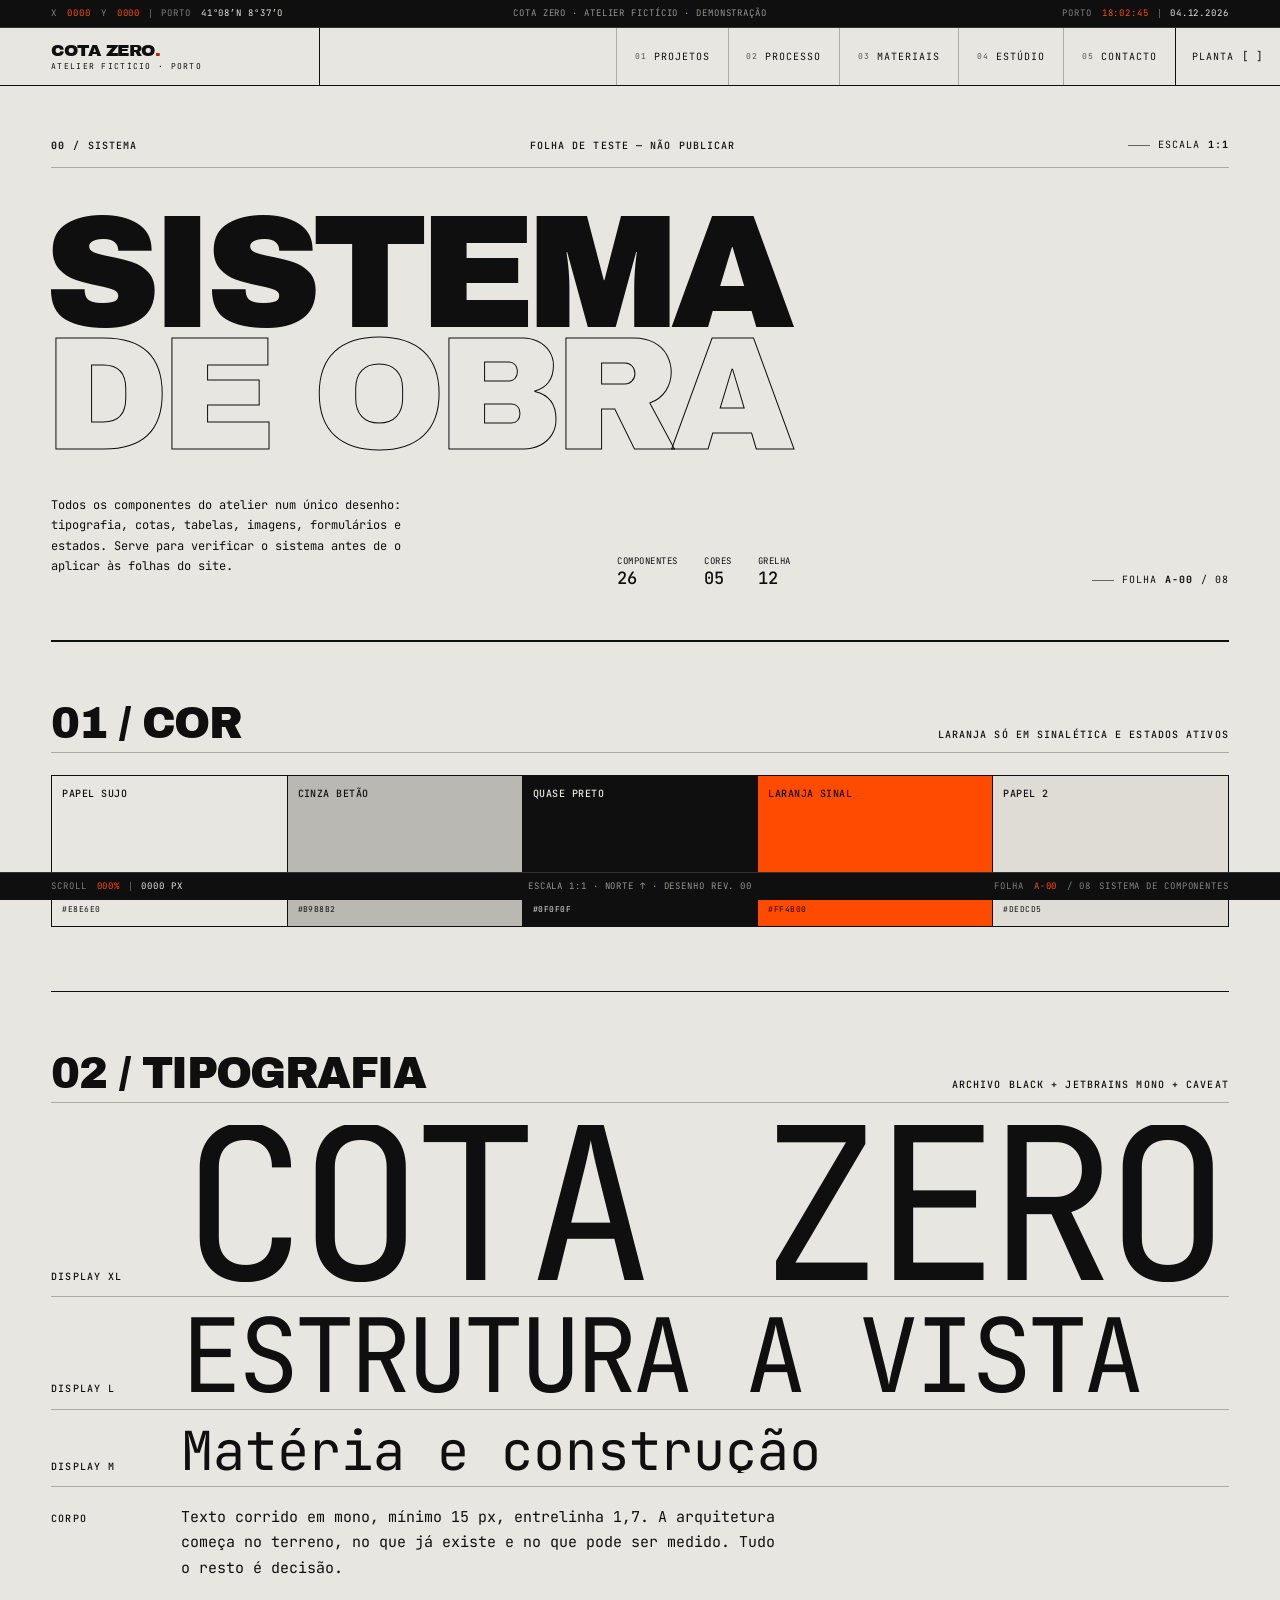
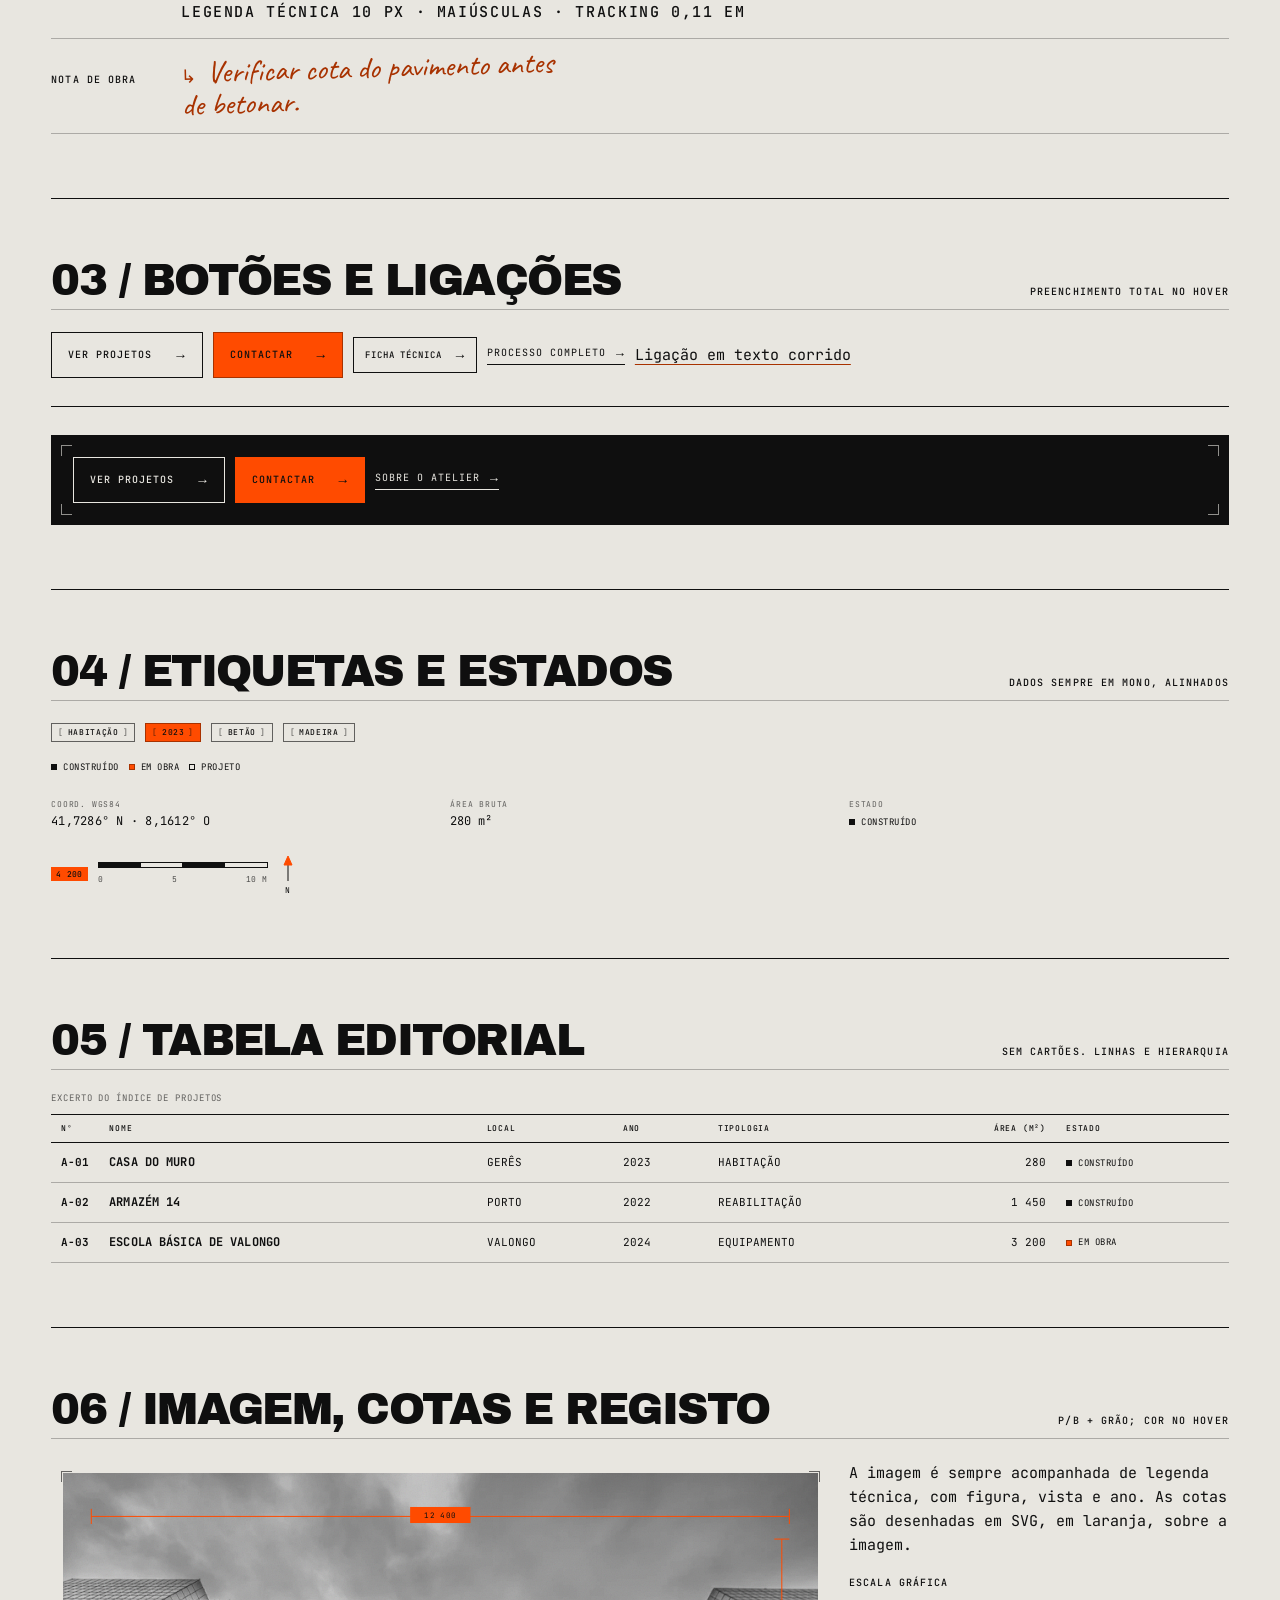
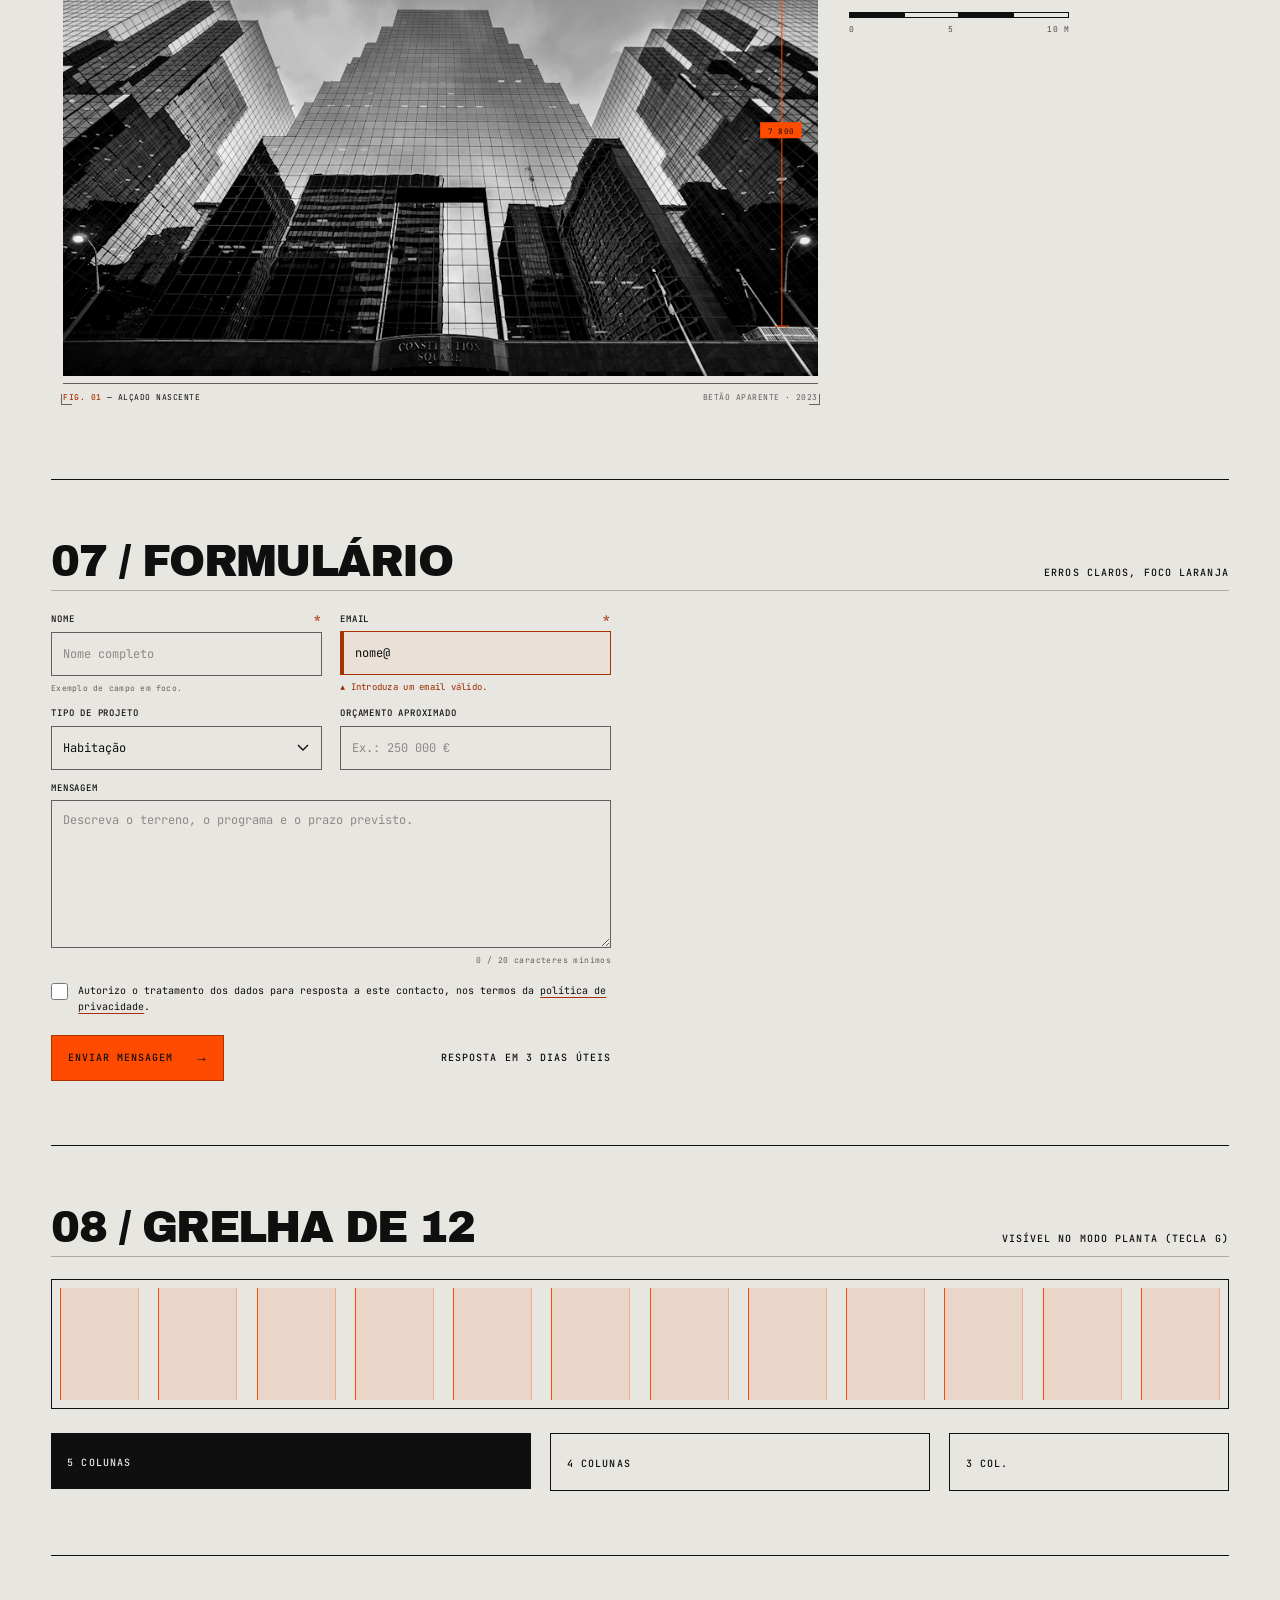
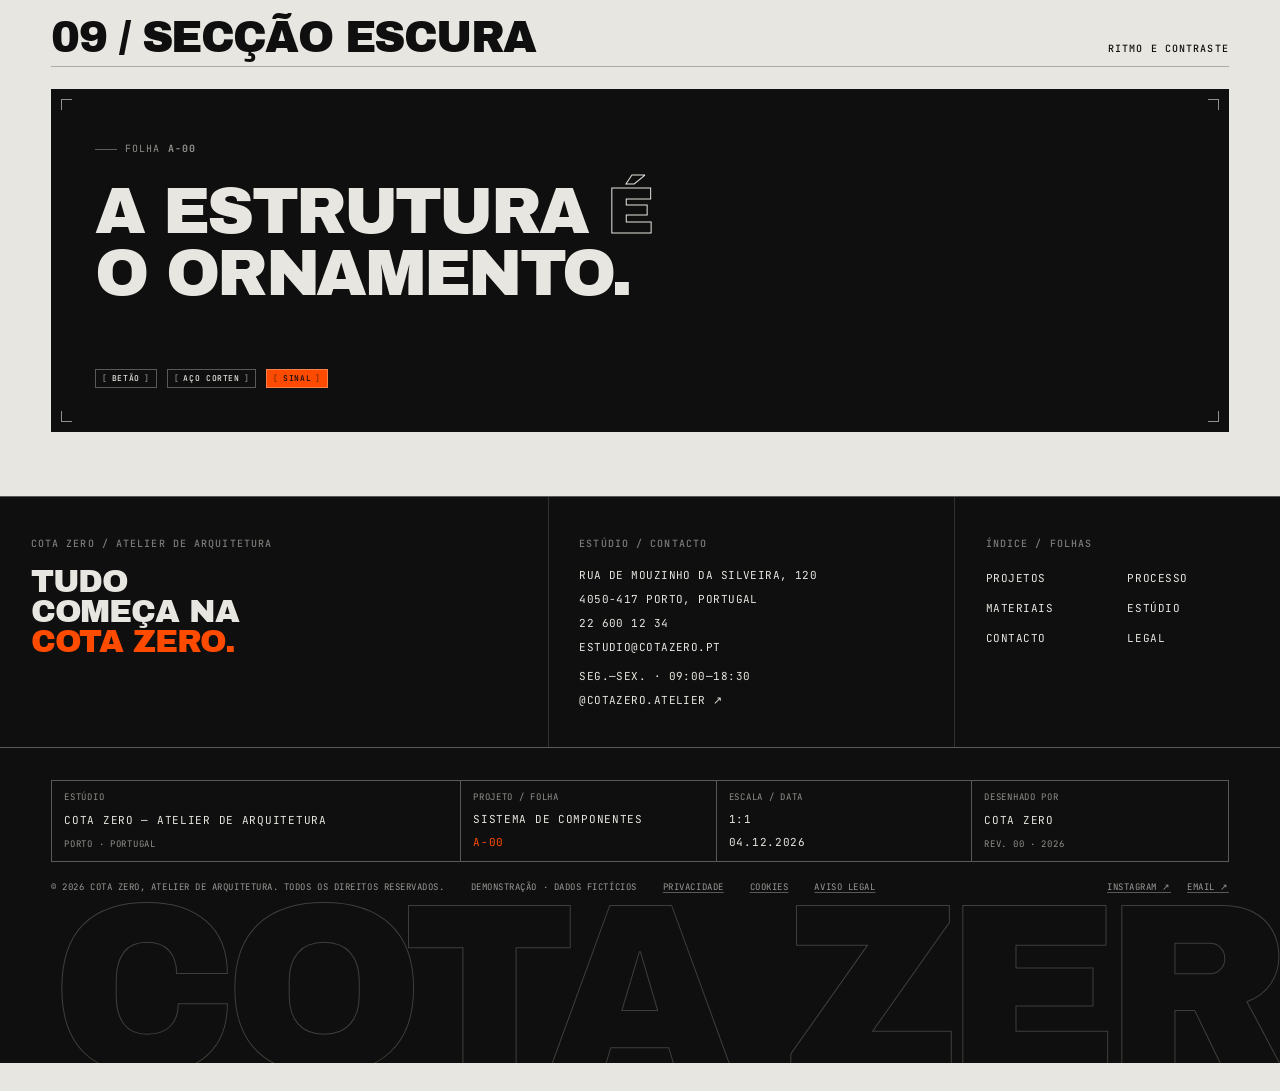
<file: design-system.html>
<!DOCTYPE html>
<html lang="pt-PT">
<head>
  <meta charset="utf-8">
  <meta name="viewport" content="width=device-width, initial-scale=1">
  <title>Sistema de componentes — Cota Zero</title>
  <meta name="description" content="Folha de teste do sistema visual da Cota Zero: tipografia, cores, grelha, cotas, tabelas, botões, etiquetas e formulários.">
  <meta name="robots" content="noindex, nofollow">
  <meta name="theme-color" content="#E8E6E0">
  <link rel="icon" href="favicon.svg" type="image/svg+xml">
  <link rel="preload" href="fonts/archivo-black-latin.woff2" as="font" type="font/woff2" crossorigin>
  <link rel="preload" href="fonts/jetbrains-mono-latin.woff2" as="font" type="font/woff2" crossorigin>
  <link rel="stylesheet" href="css/style.css">
  <link rel="stylesheet" href="css/components.css">
</head>
<body class="page page--ds" data-page="design-system" data-sheet="A-00" data-sheet-name="Sistema de componentes">
  <a class="skip-link" href="#conteudo">Saltar para o conteúdo</a>

  <div class="rail rail--top" aria-hidden="true">
    <div class="rail__group">
      <span class="rail__k">X</span><span class="rail__v" data-coord-x>0000</span>
      <span class="rail__k rail__coords-y">Y</span><span class="rail__v rail__coords-y" data-coord-y>0000</span>
      <span class="rail__sep"></span>
      <span class="rail__k">Porto</span><span>41°08′N 8°37′O</span>
    </div>
    <div class="rail__center">Cota Zero · Atelier fictício · Demonstração</div>
    <div class="rail__group rail__group--right">
      <span class="rail__k">Porto</span><time class="rail__v" data-clock>00:00:00</time>
      <span class="rail__sep"></span><span class="rail__date" data-date>00.00.0000</span>
    </div>
  </div>

  <header class="site-header">
    <a class="brand" href="index.html">
      <span class="brand__name">COTA ZERO<span>.</span></span>
      <span class="brand__sub">Atelier fictício · Porto</span>
    </a>
    <nav class="site-nav" aria-label="Navegação principal">
      <a href="projetos.html" data-route="projetos"><span class="nav__num">01</span>Projetos</a>
      <a href="processo.html" data-route="processo"><span class="nav__num">02</span>Processo</a>
      <a href="materiais.html" data-route="materiais"><span class="nav__num">03</span>Materiais</a>
      <a href="estudio.html" data-route="estudio"><span class="nav__num">04</span>Estúdio</a>
      <a href="contacto.html" data-route="contacto"><span class="nav__num">05</span>Contacto</a>
    </nav>
    <div class="header-tools">
      <button type="button" class="plan-toggle" data-plan-toggle aria-pressed="false" aria-controls="planta" title="Alternar grelha de planta (G)">
        <span>Planta</span><span class="plan-toggle__mark" aria-hidden="true">[ ]</span>
      </button>
      <button type="button" class="menu-toggle" data-menu-toggle aria-expanded="false" aria-controls="menu">
        <span class="menu-toggle__open">Índice +</span><span class="menu-toggle__close">Fechar ×</span>
      </button>
    </div>
  </header>

  <div class="menu" id="menu" role="dialog" aria-modal="true" aria-label="Índice do site">
    <div class="menu__bar">
      <span class="micro">Cota Zero · Índice</span>
      <button type="button" class="menu__close" data-menu-close>Fechar <span aria-hidden="true">×</span></button>
    </div>
    <nav class="menu__nav" aria-label="Navegação móvel">
      <a href="index.html" data-route="index"><span class="menu__num">00</span>Início</a>
      <a href="projetos.html" data-route="projetos"><span class="menu__num">01</span>Projetos</a>
      <a href="processo.html" data-route="processo"><span class="menu__num">02</span>Processo</a>
      <a href="materiais.html" data-route="materiais"><span class="menu__num">03</span>Materiais</a>
      <a href="estudio.html" data-route="estudio"><span class="menu__num">04</span>Estúdio</a>
      <a href="contacto.html" data-route="contacto"><span class="menu__num">05</span>Contacto</a>
      <a href="legal.html" data-route="legal"><span class="menu__num">06</span>Legal</a>
    </nav>
    <div class="menu__foot">
      <div>Rua de Mouzinho da Silveira, 120<br>4050-417 Porto<br><a href="tel:+351226001234">22 600 12 34</a></div>
      <div><a href="mailto:estudio@cotazero.pt">estudio@cotazero.pt</a><br><a href="https://instagram.com/cotazero.atelier" target="_blank" rel="noopener">@cotazero.atelier ↗</a><br><span>41°08′N · 8°37′O</span></div>
    </div>
  </div>

  <main id="conteudo">
    <header class="page-head container">
      <div class="page-head__meta">
        <span class="micro"><b>00</b> / Sistema</span>
        <span class="micro">Folha de teste — não publicar</span>
        <span class="sheet-label">Escala <b>1:1</b></span>
      </div>
      <h1 class="page-head__title">SISTEMA<br><span class="outline">DE OBRA</span></h1>
      <div class="page-head__foot">
        <p class="page-head__lead">Todos os componentes do atelier num único desenho: tipografia, cotas, tabelas, imagens, formulários e estados. Serve para verificar o sistema antes de o aplicar às folhas do site.</p>
        <div class="page-head__data">
          <span>Componentes <b>26</b></span>
          <span>Cores <b>05</b></span>
          <span>Grelha <b>12</b></span>
        </div>
        <span class="sheet-label">Folha <b>A-00</b> / 08</span>
      </div>
    </header>

    <section class="ds-section container" aria-labelledby="ds-cor">
      <div class="ds-section__head">
        <h2 id="ds-cor">01 / Cor</h2>
        <span class="micro">Laranja só em sinalética e estados ativos</span>
      </div>
      <div class="swatches">
        <div class="swatch" style="background:#E8E6E0;color:#0F0F0F;"><b>Papel sujo</b><span>#E8E6E0</span></div>
        <div class="swatch" style="background:#B9B8B2;color:#0F0F0F;"><b>Cinza betão</b><span>#B9B8B2</span></div>
        <div class="swatch" style="background:#0F0F0F;color:#E8E6E0;"><b>Quase preto</b><span>#0F0F0F</span></div>
        <div class="swatch" style="background:#FF4B00;color:#0F0F0F;"><b>Laranja sinal</b><span>#FF4B00</span></div>
        <div class="swatch" style="background:#DEDCD5;color:#0F0F0F;"><b>Papel 2</b><span>#DEDCD5</span></div>
      </div>
    </section>

    <section class="ds-section container" aria-labelledby="ds-tipo">
      <div class="ds-section__head">
        <h2 id="ds-tipo">02 / Tipografia</h2>
        <span class="micro">Archivo Black + JetBrains Mono + Caveat</span>
      </div>
      <div class="type-specimen">
        <div class="type-specimen__row">
          <span class="micro">Display XL</span>
          <p class="display-xl">COTA ZERO</p>
        </div>
        <div class="type-specimen__row">
          <span class="micro">Display L</span>
          <p class="display-l">ESTRUTURA À VISTA</p>
        </div>
        <div class="type-specimen__row">
          <span class="micro">Display M</span>
          <p class="display-m">Matéria e construção</p>
        </div>
        <div class="type-specimen__row">
          <span class="micro">Corpo</span>
          <div class="prose">
            <p>Texto corrido em mono, mínimo 15 px, entrelinha 1,7. A arquitetura começa no terreno, no que já existe e no que pode ser medido. Tudo o resto é decisão.</p>
            <p class="micro">Legenda técnica 10 px · maiúsculas · tracking 0,11 em</p>
          </div>
        </div>
        <div class="type-specimen__row">
          <span class="micro">Nota de obra</span>
          <p class="phase__note" style="margin:0;">Verificar cota do pavimento antes de betonar.</p>
        </div>
      </div>
    </section>

    <section class="ds-section container" aria-labelledby="ds-botoes">
      <div class="ds-section__head">
        <h2 id="ds-botoes">03 / Botões e ligações</h2>
        <span class="micro">Preenchimento total no hover</span>
      </div>
      <div class="ds-row">
        <a class="btn" href="#ds-botoes">Ver projetos <span class="btn__arrow" aria-hidden="true">→</span></a>
        <a class="btn btn--signal" href="#ds-botoes">Contactar <span class="btn__arrow" aria-hidden="true">→</span></a>
        <a class="btn btn--sm" href="#ds-botoes">Ficha técnica <span class="btn__arrow" aria-hidden="true">→</span></a>
        <a class="arrow-link" href="#ds-botoes">Processo completo</a>
        <a class="text-link" href="#ds-botoes">Ligação em texto corrido</a>
      </div>
      <hr class="rule" style="margin-block:28px;">
      <div class="section--dark crosses" style="padding:22px;">
        <div class="ds-row">
          <a class="btn btn--dark" href="#ds-botoes">Ver projetos <span class="btn__arrow" aria-hidden="true">→</span></a>
          <a class="btn btn--dark btn--signal" href="#ds-botoes">Contactar <span class="btn__arrow" aria-hidden="true">→</span></a>
          <a class="arrow-link" href="#ds-botoes">Sobre o atelier</a>
        </div>
      </div>
    </section>

    <section class="ds-section container" aria-labelledby="ds-etiquetas">
      <div class="ds-section__head">
        <h2 id="ds-etiquetas">04 / Etiquetas e estados</h2>
        <span class="micro">Dados sempre em mono, alinhados</span>
      </div>
      <div class="ds-row" style="margin-bottom:18px;">
        <span class="tag">Habitação</span>
        <span class="tag tag--signal">2023</span>
        <span class="tag">Betão</span>
        <span class="tag">Madeira</span>
      </div>
      <div class="ds-row" style="margin-bottom:24px;">
        <span class="status status--construido">Construído</span>
        <span class="status status--obra">Em obra</span>
        <span class="status status--projeto">Projeto</span>
      </div>
      <div class="grid-12">
        <dl class="col-4 data-pair"><dt>Coord. WGS84</dt><dd class="coord">41,7286° N · 8,1612° O</dd></dl>
        <dl class="col-4 data-pair"><dt>Área bruta</dt><dd><span class="num">280</span> m²</dd></dl>
        <dl class="col-4 data-pair"><dt>Estado</dt><dd><span class="status status--construido">Construído</span></dd></dl>
      </div>
      <div class="ds-row" style="margin-top:24px;">
        <span class="cota-label">4 200</span>
        <span class="scalebar" style="width:170px;">
          <span class="scalebar__bar" aria-hidden="true"><i></i><i></i><i></i><i></i></span>
          <span class="scalebar__labels"><span>0</span><span>5</span><span>10 m</span></span>
        </span>
        <span class="north" aria-label="Norte">
          <svg class="north__arrow" viewBox="0 0 20 28" aria-hidden="true"><line x1="10" y1="26" x2="10" y2="5"/><path d="M10 1l4 9H6z"/></svg>
          N
        </span>
      </div>
    </section>

    <section class="ds-section container" aria-labelledby="ds-tabela">
      <div class="ds-section__head">
        <h2 id="ds-tabela">05 / Tabela editorial</h2>
        <span class="micro">Sem cartões. Linhas e hierarquia</span>
      </div>
      <div class="table-wrap">
        <table class="data-table">
          <caption>Excerto do índice de projetos</caption>
          <thead>
            <tr>
              <th scope="col">Nº</th>
              <th scope="col">Nome</th>
              <th scope="col">Local</th>
              <th scope="col">Ano</th>
              <th scope="col">Tipologia</th>
              <th scope="col" class="td-area">Área (m²)</th>
              <th scope="col">Estado</th>
            </tr>
          </thead>
          <tbody>
            <tr>
              <td class="td-code">A-01</td>
              <td class="td-name"><a href="projeto.html?id=casa-do-muro">Casa do Muro</a></td>
              <td>Gerês</td><td>2023</td><td>Habitação</td><td class="td-area">280</td><td><span class="status status--construido">Construído</span></td>
            </tr>
            <tr>
              <td class="td-code">A-02</td>
              <td class="td-name"><a href="projeto.html?id=armazem-14">Armazém 14</a></td>
              <td>Porto</td><td>2022</td><td>Reabilitação</td><td class="td-area">1 450</td><td><span class="status status--construido">Construído</span></td>
            </tr>
            <tr>
              <td class="td-code">A-03</td>
              <td class="td-name"><a href="projeto.html?id=escola-valongo">Escola Básica de Valongo</a></td>
              <td>Valongo</td><td>2024</td><td>Equipamento</td><td class="td-area">3 200</td><td><span class="status status--obra">Em obra</span></td>
            </tr>
          </tbody>
        </table>
      </div>
    </section>

    <section class="ds-section container" aria-labelledby="ds-imagem">
      <div class="ds-section__head">
        <h2 id="ds-imagem">06 / Imagem, cotas e registo</h2>
        <span class="micro">P/B + grão; cor no hover</span>
      </div>
      <div class="grid-12">
        <figure class="fig crosses col-8" style="padding:12px;">
          <div class="media media--3x2">
            <!-- PLACEHOLDER: substituir por fotografia real da obra. Unsplash, uso provisório. -->
            <img src="images/demo/photo-1511818966892-d7d671e672a2-1600x1200-900.webp" alt="Fachada de betão com sombras fortes, imagem de teste" width="900" height="675" loading="lazy" decoding="async">
            <svg class="cotas-overlay" viewBox="0 0 800 533" aria-hidden="true" preserveAspectRatio="none">
              <line x1="30" y1="46" x2="770" y2="46"/>
              <line x1="30" y1="38" x2="30" y2="54"/>
              <line x1="770" y1="38" x2="770" y2="54"/>
              <rect x="368" y="36" width="64" height="17"/>
              <text x="400" y="48" text-anchor="middle">12 400</text>
              <line x1="762" y1="70" x2="762" y2="480"/>
              <line x1="754" y1="70" x2="770" y2="70"/>
              <line x1="754" y1="480" x2="770" y2="480"/>
              <rect x="739" y="264" width="44" height="17"/>
              <text x="761" y="276" text-anchor="middle">7 800</text>
            </svg>
          </div>
          <figcaption class="fig__cap"><span><b>FIG. 01</b> — Alçado nascente</span><span>Betão aparente · 2023</span></figcaption>
        </figure>
        <div class="col-4">
          <p class="prose">A imagem é sempre acompanhada de legenda técnica, com figura, vista e ano. As cotas são desenhadas em SVG, em laranja, sobre a imagem.</p>
          <p class="micro" style="margin-top:18px;">Escala gráfica</p>
          <span class="scalebar" style="width:100%;max-width:220px;margin-top:8px;">
            <span class="scalebar__bar" aria-hidden="true"><i></i><i></i><i></i><i></i></span>
            <span class="scalebar__labels"><span>0</span><span>5</span><span>10 m</span></span>
          </span>
        </div>
      </div>
    </section>

    <section class="ds-section container" aria-labelledby="ds-form">
      <div class="ds-section__head">
        <h2 id="ds-form">07 / Formulário</h2>
        <span class="micro">Erros claros, foco laranja</span>
      </div>
      <form class="form ds-stack" novalidate>
        <div class="form__row">
          <div class="field">
            <label class="field__label" for="ds-nome">Nome <span class="field__req" aria-hidden="true">*</span></label>
            <input class="field__input" id="ds-nome" name="ds-nome" type="text" autocomplete="name" placeholder="Nome completo">
            <span class="field__hint">Exemplo de campo em foco.</span>
          </div>
          <div class="field has-error">
            <label class="field__label" for="ds-email">Email <span class="field__req" aria-hidden="true">*</span></label>
            <input class="field__input" id="ds-email" name="ds-email" type="email" value="nome@" aria-invalid="true" aria-describedby="ds-email-erro">
            <span class="field__error" id="ds-email-erro">Introduza um email válido.</span>
          </div>
        </div>
        <div class="form__row">
          <div class="field">
            <label class="field__label" for="ds-tipologia">Tipo de projeto</label>
            <select class="field__select" id="ds-tipologia" name="ds-tipologia">
              <option>Habitação</option>
              <option>Equipamento público</option>
              <option>Reabilitação</option>
              <option>Interiores / comércio</option>
            </select>
          </div>
          <div class="field">
            <label class="field__label" for="ds-orcamento">Orçamento aproximado</label>
            <input class="field__input" id="ds-orcamento" name="ds-orcamento" type="text" placeholder="Ex.: 250 000 €">
          </div>
        </div>
        <div class="field">
          <label class="field__label" for="ds-mensagem">Mensagem</label>
          <textarea class="field__textarea" id="ds-mensagem" name="ds-mensagem" placeholder="Descreva o terreno, o programa e o prazo previsto."></textarea>
          <span class="char-count">0 / 20 caracteres mínimos</span>
        </div>
        <div class="form__check">
          <input type="checkbox" id="ds-rgpd" name="ds-rgpd">
          <label for="ds-rgpd">Autorizo o tratamento dos dados para resposta a este contacto, nos termos da <a class="text-link" href="legal.html#privacidade">política de privacidade</a>.</label>
        </div>
        <div class="form__foot">
          <button class="btn btn--signal" type="button">Enviar mensagem <span class="btn__arrow" aria-hidden="true">→</span></button>
          <span class="micro">Resposta em 3 dias úteis</span>
        </div>
      </form>
    </section>

    <section class="ds-section container" aria-labelledby="ds-grelha">
      <div class="ds-section__head">
        <h2 id="ds-grelha">08 / Grelha de 12</h2>
        <span class="micro">Visível no modo Planta (tecla G)</span>
      </div>
      <div class="ds-grid-demo" aria-hidden="true">
        <span></span><span></span><span></span><span></span><span></span><span></span>
        <span></span><span></span><span></span><span></span><span></span><span></span>
      </div>
      <div class="grid-12" style="margin-top:24px;">
        <div class="col-5"><div class="section--dark" style="padding:16px;"><span class="micro">5 colunas</span></div></div>
        <div class="col-4"><div style="border:1px solid var(--line);padding:16px;"><span class="micro">4 colunas</span></div></div>
        <div class="col-3"><div style="border:1px solid var(--line);padding:16px;"><span class="micro">3 col.</span></div></div>
      </div>
    </section>

    <section class="ds-section container" aria-labelledby="ds-escuro">
      <div class="ds-section__head">
        <h2 id="ds-escuro">09 / Secção escura</h2>
        <span class="micro">Ritmo e contraste</span>
      </div>
      <div class="section--dark crosses" style="padding:clamp(22px,4vw,44px);">
        <span class="sheet-label" style="color:rgba(232,230,224,.6);">Folha <b>A-00</b></span>
        <p class="statement" style="margin-top:24px;max-width:18ch;">A estrutura <span class="outline">é</span> o ornamento.</p>
        <div class="ds-row" style="margin-top:24px;">
          <span class="tag">Betão</span><span class="tag">Aço corten</span><span class="tag tag--signal">Sinal</span>
        </div>
      </div>
    </section>
  </main>

  <footer class="site-footer">
    <div class="footer__top">
      <div class="footer__cell">
        <div class="micro footer__label">Cota Zero / Atelier de Arquitetura</div>
        <p class="footer__claim">Tudo começa na <span>cota zero.</span></p>
      </div>
      <div class="footer__cell">
        <div class="micro footer__label">Estúdio / Contacto</div>
        <address class="footer__list">
          <span>Rua de Mouzinho da Silveira, 120</span>
          <span>4050-417 Porto, Portugal</span>
          <a href="tel:+351226001234">22 600 12 34</a>
          <a href="mailto:estudio@cotazero.pt">estudio@cotazero.pt</a>
        </address>
        <div class="footer__list" style="margin-top:12px;">
          <span>Seg.—Sex. · 09:00—18:30</span>
          <a href="https://instagram.com/cotazero.atelier" target="_blank" rel="noopener">@cotazero.atelier ↗</a>
        </div>
      </div>
      <div class="footer__cell">
        <div class="micro footer__label">Índice / Folhas</div>
        <nav class="footer__nav" aria-label="Navegação de rodapé">
          <a href="projetos.html">Projetos</a>
          <a href="processo.html">Processo</a>
          <a href="materiais.html">Materiais</a>
          <a href="estudio.html">Estúdio</a>
          <a href="contacto.html">Contacto</a>
          <a href="legal.html">Legal</a>
        </nav>
      </div>
    </div>

    <div class="stamp" role="group" aria-label="Carimbo de legenda">
      <div class="stamp__cell">
        <span class="stamp__k">Estúdio</span>
        <span class="stamp__v">Cota Zero — Atelier de Arquitetura</span>
        <span class="stamp__k">Porto · Portugal</span>
      </div>
      <div class="stamp__cell">
        <span class="stamp__k">Projeto / Folha</span>
        <span class="stamp__v" data-page-name>Sistema de componentes</span>
        <span class="stamp__v stamp__v--signal" data-page-sheet>A-00</span>
      </div>
      <div class="stamp__cell">
        <span class="stamp__k">Escala / Data</span>
        <span class="stamp__v">1:1</span>
        <span class="stamp__v" data-stamp-date>22.10.2026</span>
      </div>
      <div class="stamp__cell">
        <span class="stamp__k">Desenhado por</span>
        <span class="stamp__v">Cota Zero</span>
        <span class="stamp__k">Rev. 00 · 2026</span>
      </div>
    </div>

    <div class="footer__meta">
      <span>© 2026 Cota Zero, Atelier de Arquitetura. Todos os direitos reservados.</span>
      <span>Demonstração · dados fictícios</span>
      <a href="legal.html#privacidade">Privacidade</a>
      <a href="legal.html#cookies">Cookies</a>
      <a href="legal.html#aviso">Aviso legal</a>
      <div class="footer__social">
        <a href="https://instagram.com/cotazero.atelier" target="_blank" rel="noopener">Instagram ↗</a>
        <a href="mailto:estudio@cotazero.pt">Email ↗</a>
      </div>
    </div>
    <div class="footer__word" aria-hidden="true">COTA ZERO</div>
  </footer>

  <div class="rail rail--bottom" aria-hidden="true">
    <div class="rail__group">
      <span class="rail__k">Scroll</span><span class="rail__v" data-scroll-pct>000%</span>
      <span class="rail__sep"></span><span class="rail__scroll-px"><span data-scroll-px>0000</span> PX</span>
    </div>
    <div class="rail__center">Escala 1:1 · Norte ↑ · Desenho rev. 00</div>
    <div class="rail__group rail__group--right">
      <span class="rail__k">Folha</span><span class="rail__v" data-sheet>A-00</span>
      <span class="rail__sheet"><span class="rail__k">/ 08</span><span class="rail__sheet-name" data-sheet-name>Sistema de componentes</span></span>
    </div>
  </div>

  <div class="planta" id="planta" aria-hidden="true">
    <div class="planta__inner">
      <div class="planta__cols" data-planta-cols></div>
      <svg class="planta__marks" data-planta-marks aria-hidden="true"></svg>
      <div class="planta__topdim" data-planta-topdim></div>
      <div class="planta__hint">Planta <b>on</b> · G para fechar · 12 colunas</div>
    </div>
  </div>

  <script type="module" src="js/main.js"></script>
</body>
</html>
</file>
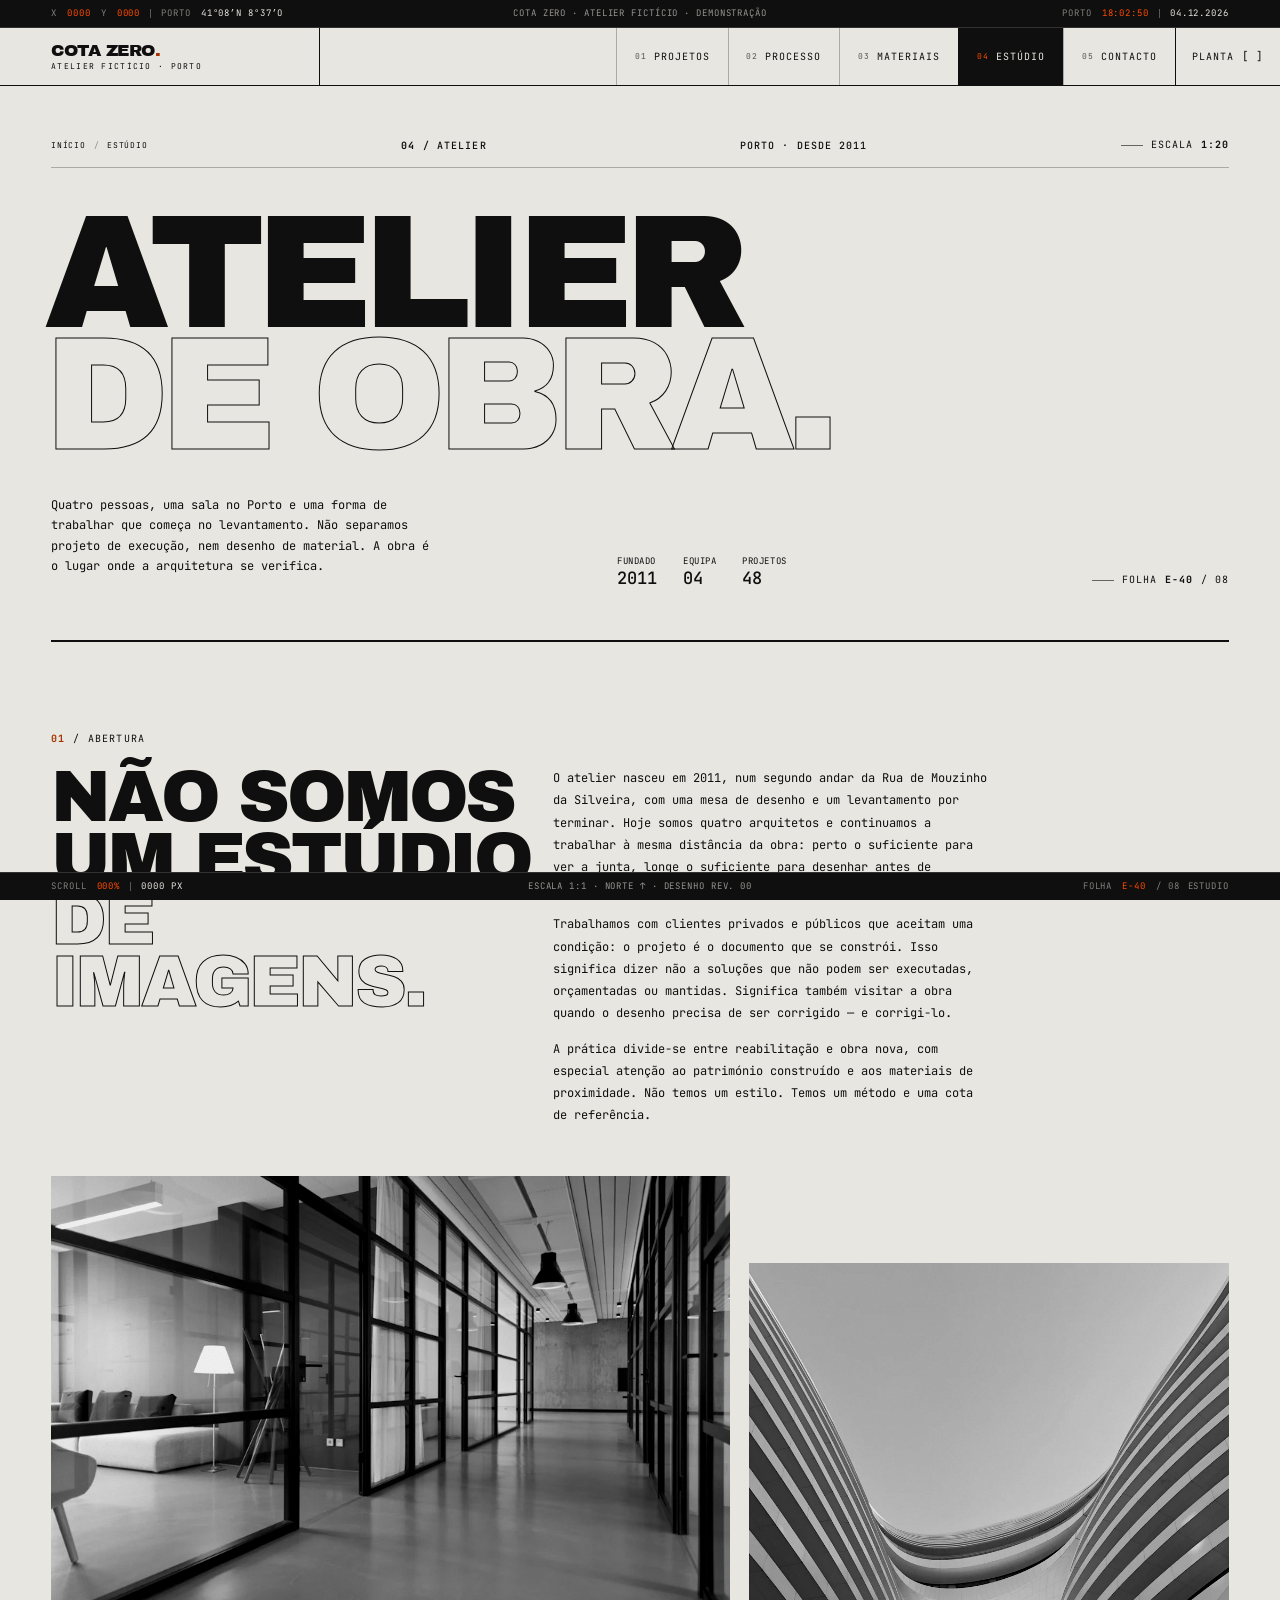
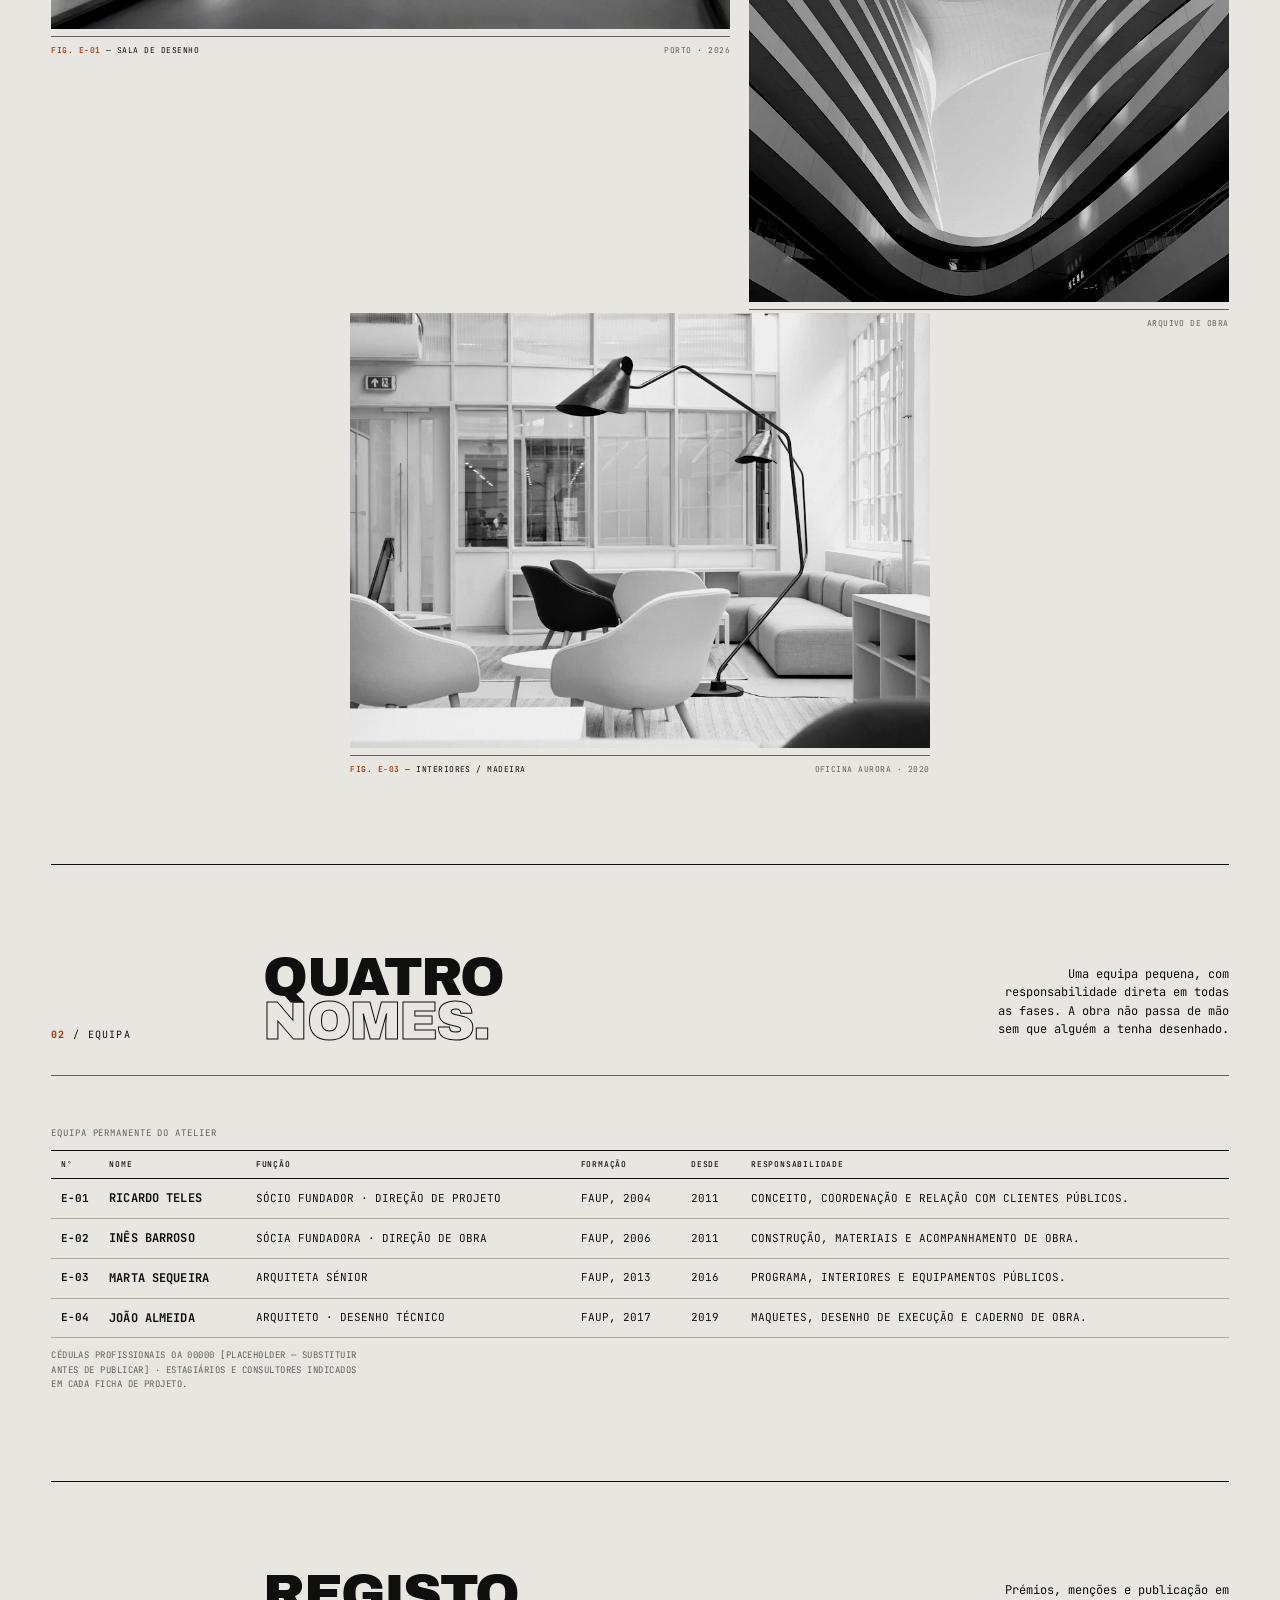
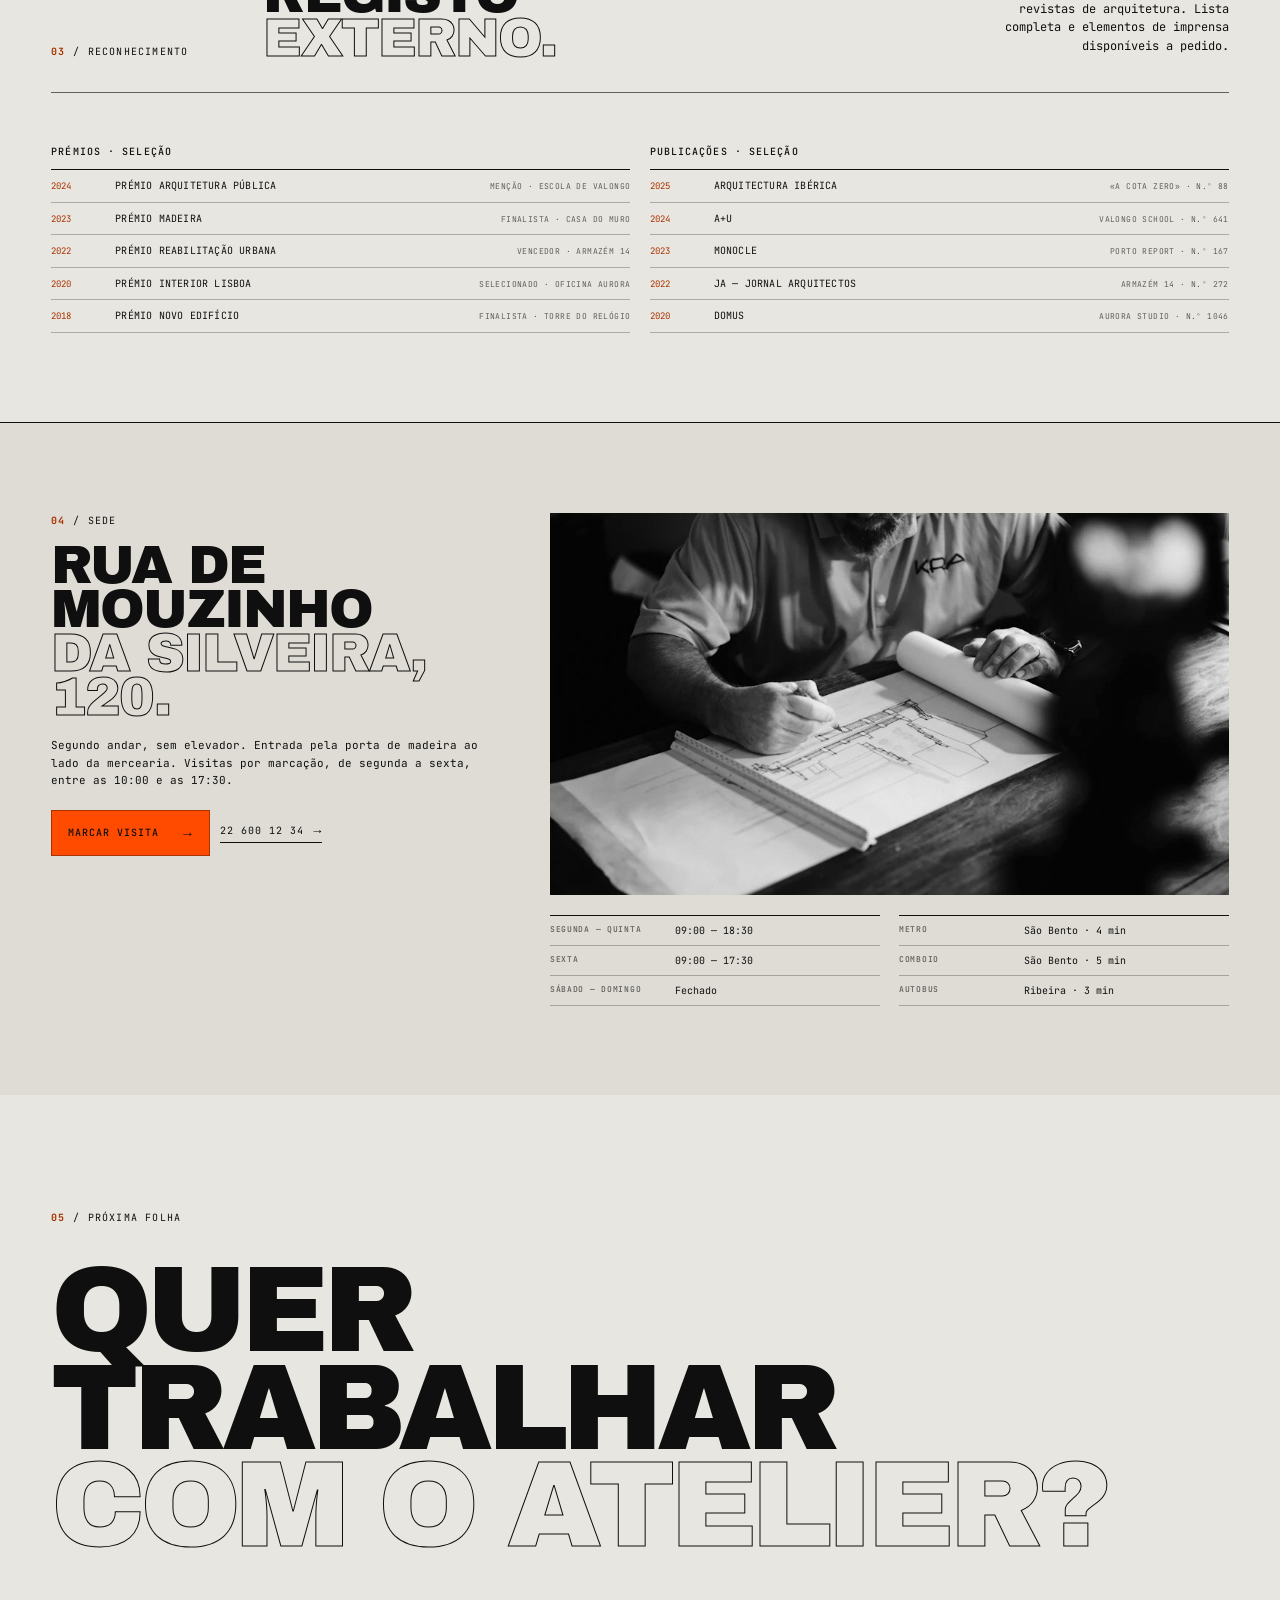
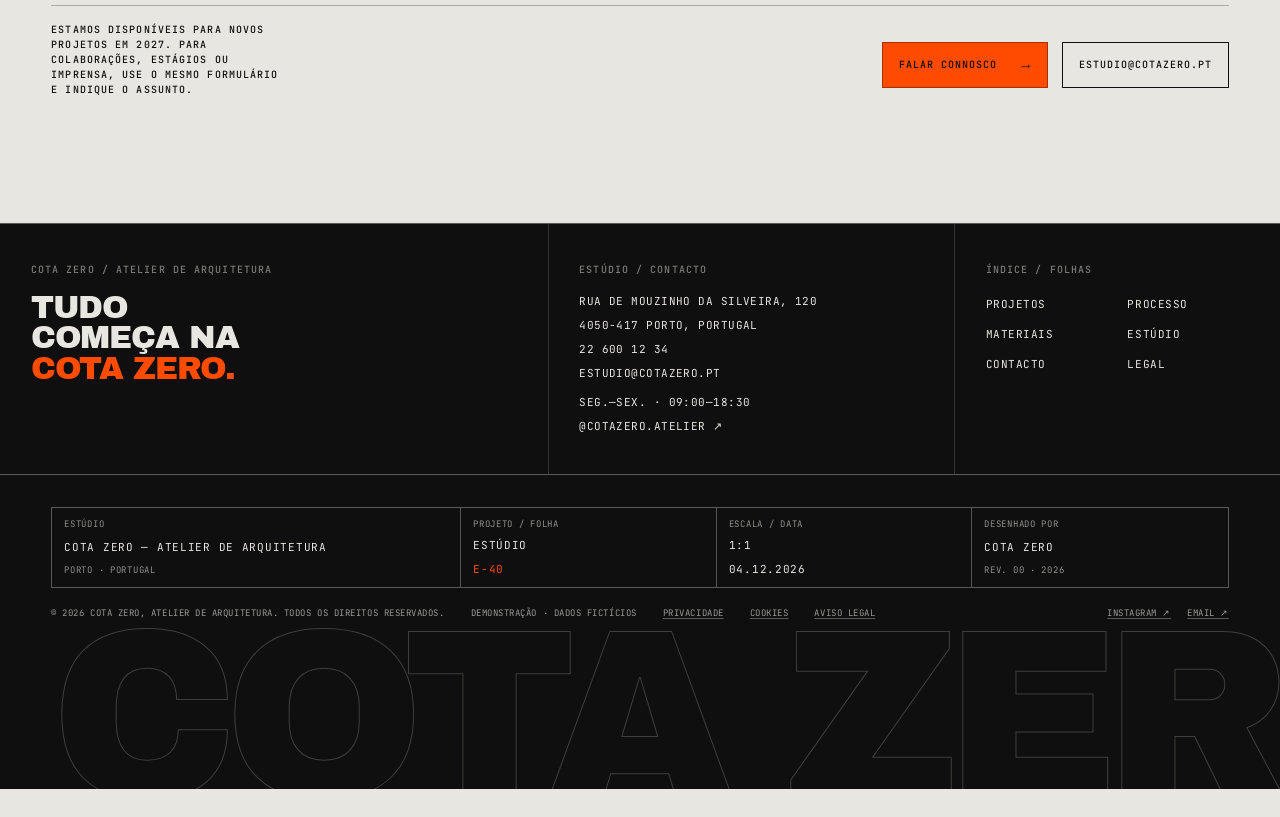
<file: estudio.html>
<!DOCTYPE html>
<html lang="pt-PT">
<head>
  <meta charset="utf-8">
  <meta name="viewport" content="width=device-width, initial-scale=1">
  <title>Estúdio — Cota Zero, Atelier de Arquitetura</title>
  <meta name="description" content="Quatro arquitetos, uma sala no Porto e um método que começa no levantamento. Conheça a equipa, os prémios, as publicações e a sede do atelier.">
  <meta name="author" content="Cota Zero, Atelier de Arquitetura">
  <meta name="theme-color" content="#E8E6E0">
  <link rel="icon" href="favicon.svg" type="image/svg+xml">
  <link rel="canonical" href="https://cota-zero.vercel.app/estudio.html">
  
  <link rel="icon" href="svg/favicon.svg" type="image/svg+xml">
  <link rel="apple-touch-icon" href="svg/favicon.svg">

  <meta property="og:type" content="website">
  <meta property="og:site_name" content="Cota Zero, Atelier de Arquitetura">
  <meta property="og:locale" content="pt_PT">
  <meta property="og:title" content="Estúdio — Cota Zero, Atelier de Arquitetura">
  <meta property="og:description" content="Quatro arquitetos, uma sala no Porto e um método que começa no levantamento. Conheça a equipa, os prémios, as publicações e a sede do atelier.">
  <meta property="og:url" content="https://cota-zero.vercel.app/estudio.html">
  <meta property="og:image" content="https://cota-zero.vercel.app/images/demo/photo-1497366754035-f200968a6e72-1200x630.webp">
  <meta property="og:image:alt" content="Sala de trabalho do atelier, com mesas compridas e luz natural.">
  <meta name="twitter:card" content="summary_large_image">
  <meta name="twitter:title" content="Estúdio — Cota Zero, Atelier de Arquitetura">
  <meta name="twitter:description" content="Quatro arquitetos, uma sala no Porto e um método que começa no levantamento. Conheça a equipa, os prémios, as publicações e a sede do atelier.">
  <meta name="twitter:image" content="https://cota-zero.vercel.app/images/demo/photo-1497366754035-f200968a6e72-1200x630.webp">

  <link rel="preload" href="fonts/archivo-black-latin.woff2" as="font" type="font/woff2" crossorigin>
  <link rel="preload" href="fonts/jetbrains-mono-latin.woff2" as="font" type="font/woff2" crossorigin>
  <link rel="stylesheet" href="css/style.css">
  <link rel="stylesheet" href="css/components.css">
  <script type="application/ld+json">{"@context":"https://schema.org","@type":"AboutPage","name":"Estúdio — Cota Zero","description":"Equipa, método, prémios e sede do atelier Cota Zero.","url":"https://cota-zero.vercel.app/estudio.html","inLanguage":"pt-PT","isPartOf":{"@id":"https://cota-zero.vercel.app/#site"},"about":{"@id":"https://cota-zero.vercel.app/#atelier"}}</script>
</head>
<body class="page" data-page="estudio" data-sheet="E-40" data-sheet-name="Estúdio">
  <a class="skip-link" href="#conteudo">Saltar para o conteúdo</a>
  

  <div class="rail rail--top" aria-hidden="true">
    <div class="rail__group">
      <span class="rail__k">X</span><span class="rail__v" data-coord-x>0000</span>
      <span class="rail__k rail__coords-y">Y</span><span class="rail__v rail__coords-y" data-coord-y>0000</span>
      <span class="rail__sep"></span>
      <span class="rail__k">Porto</span><span>41°08′N 8°37′O</span>
    </div>
    <div class="rail__center">Cota Zero · Atelier fictício · Demonstração</div>
    <div class="rail__group rail__group--right">
      <span class="rail__k">Porto</span><time class="rail__v" data-clock>00:00:00</time>
      <span class="rail__sep"></span><span class="rail__date" data-date>22.10.2026</span>
    </div>
  </div>

  <header class="site-header">
    <a class="brand" href="index.html">
      <span class="brand__name">COTA ZERO<span>.</span></span>
      <span class="brand__sub">Atelier fictício · Porto</span>
    </a>
    <nav class="site-nav" aria-label="Navegação principal">
      <a href="projetos.html" data-route="projetos"><span class="nav__num">01</span>Projetos</a>
      <a href="processo.html" data-route="processo"><span class="nav__num">02</span>Processo</a>
      <a href="materiais.html" data-route="materiais"><span class="nav__num">03</span>Materiais</a>
      <a href="estudio.html" data-route="estudio"><span class="nav__num">04</span>Estúdio</a>
      <a href="contacto.html" data-route="contacto"><span class="nav__num">05</span>Contacto</a>
    </nav>
    <div class="header-tools">
      <button type="button" class="plan-toggle" data-plan-toggle aria-pressed="false" aria-controls="planta" title="Alternar grelha de planta (G)">
        <span>Planta</span><span class="plan-toggle__mark" aria-hidden="true">[ ]</span>
      </button>
      <button type="button" class="menu-toggle" data-menu-toggle aria-expanded="false" aria-controls="menu">
        <span class="menu-toggle__open">Índice +</span><span class="menu-toggle__close">Fechar ×</span>
      </button>
    </div>
  </header>

  <div class="menu" id="menu" role="dialog" aria-modal="true" aria-label="Índice do site" aria-hidden="true" inert>
    <div class="menu__bar">
      <span class="micro">Cota Zero · Índice</span>
      <button type="button" class="menu__close" data-menu-close>Fechar <span aria-hidden="true">×</span></button>
    </div>
    <nav class="menu__nav" aria-label="Navegação móvel">
      <a href="index.html" data-route="index"><span class="menu__num">00</span>Início</a>
      <a href="projetos.html" data-route="projetos"><span class="menu__num">01</span>Projetos</a>
      <a href="processo.html" data-route="processo"><span class="menu__num">02</span>Processo</a>
      <a href="materiais.html" data-route="materiais"><span class="menu__num">03</span>Materiais</a>
      <a href="estudio.html" data-route="estudio"><span class="menu__num">04</span>Estúdio</a>
      <a href="contacto.html" data-route="contacto"><span class="menu__num">05</span>Contacto</a>
      <a href="legal.html" data-route="legal"><span class="menu__num">06</span>Legal</a>
    </nav>
    <div class="menu__foot">
      <div>Rua de Mouzinho da Silveira, 120<br>4050-417 Porto<br><a href="tel:+351226001234">22 600 12 34</a></div>
      <div><a href="mailto:estudio@cotazero.pt">estudio@cotazero.pt</a><br><a href="https://instagram.com/cotazero.atelier" target="_blank" rel="noopener">@cotazero.atelier ↗</a><br><span>41°08′N · 8°37′O</span></div>
    </div>
  </div>

  <main id="conteudo">
    <header class="page-head container" data-sheet="E-40" data-sheet-name="Estúdio">
      <div class="page-head__meta">
        <nav aria-label="Migalhas">
          <ol class="breadcrumb">
            <li><a href="index.html">Início</a></li>
            <li aria-current="page">Estúdio</li>
          </ol>
        </nav>
        <span class="micro"><b>04</b> / Atelier</span>
        <span class="micro hero__meta-hide">Porto · desde 2011</span>
        <span class="sheet-label">Escala <b>1:20</b></span>
      </div>

      <h1 class="page-head__title">ATELIER<br><span class="outline">DE OBRA.</span></h1>

      <div class="page-head__foot">
        <p class="page-head__lead">Quatro pessoas, uma sala no Porto e uma forma de trabalhar que começa no levantamento. Não separamos projeto de execução, nem desenho de material. A obra é o lugar onde a arquitetura se verifica.</p>
        <div class="page-head__data">
          <span>Fundado <b>2011</b></span>
          <span>Equipa <b>04</b></span>
          <span>Projetos <b>48</b></span>
        </div>
        <span class="sheet-label">Folha <b>E-40</b> / 08</span>
      </div>
    </header>

    <section class="section container" data-sheet="E-41" data-sheet-name="Abertura">
      <div class="section__index" style="margin-bottom:20px;"><b>01</b> / Abertura</div>
      <div class="studio-opening">
        <div>
          <h2 class="studio-opening__title">Não somos<br>um estúdio<br><span class="outline">de imagens.</span></h2>
        </div>
        <div class="studio-opening__text">
          <p>O atelier nasceu em 2011, num segundo andar da Rua de Mouzinho da Silveira, com uma mesa de desenho e um levantamento por terminar. Hoje somos quatro arquitetos e continuamos a trabalhar à mesma distância da obra: perto o suficiente para ver a junta, longe o suficiente para desenhar antes de decidir.</p>
          <p>Trabalhamos com clientes privados e públicos que aceitam uma condição: o projeto é o documento que se constrói. Isso significa dizer não a soluções que não podem ser executadas, orçamentadas ou mantidas. Significa também visitar a obra quando o desenho precisa de ser corrigido — e corrigi-lo.</p>
          <p>A prática divide-se entre reabilitação e obra nova, com especial atenção ao património construído e aos materiais de proximidade. Não temos um estilo. Temos um método e uma cota de referência.</p>
        </div>
      </div>

      <div class="studio-figures">
        <figure class="fig fig--a" data-planta-cota>
          <div class="media media--3x2">
            <!-- PLACEHOLDER: fotografia do atelier. Substituir em images/. -->
            <img src="images/demo/photo-1497366754035-f200968a6e72-1600x1066-900.webp" alt="Sala de trabalho do atelier, com mesas compridas e luz natural." width="900" height="600" loading="lazy" decoding="async">
          </div>
          <figcaption class="fig__cap"><span><b>FIG. E-01</b> — Sala de desenho</span><span>Porto · 2026</span></figcaption>
        </figure>
        <figure class="fig fig--b">
          <div class="media media--3x4">
            <img src="images/demo/photo-1518005020951-eccb494ad742-1200x1600-900.webp" alt="Pormenor de betão e aço com junta à vista." width="900" height="1200" loading="lazy" decoding="async">
          </div>
          <figcaption class="fig__cap"><span><b>FIG. E-02</b> — Junta / betão</span><span>Arquivo de obra</span></figcaption>
        </figure>
        <figure class="fig fig--c">
          <div class="media media--4x3">
            <img src="images/demo/photo-1524758631624-e2822e304c36-1400x1050-900.webp" alt="Interior de madeira e pedra, com mobiliário fixo desenhado pelo atelier." width="900" height="675" loading="lazy" decoding="async">
          </div>
          <figcaption class="fig__cap"><span><b>FIG. E-03</b> — Interiores / madeira</span><span>Oficina Aurora · 2020</span></figcaption>
        </figure>
      </div>
    </section>

    <section class="section container" data-sheet="E-42" data-sheet-name="Equipa">
      <div class="section__head">
        <div class="section__index"><b>02</b> / Equipa</div>
        <div class="section__title">
          <div class="section__title-row">
            <h2>Quatro<br><span class="outline">nomes.</span></h2>
            <p class="section__aside">Uma equipa pequena, com responsabilidade direta em todas as fases. A obra não passa de mão sem que alguém a tenha desenhado.</p>
          </div>
        </div>
      </div>

      <div class="table-wrap">
        <table class="data-table data-table--stack team-table">
          <caption>Equipa permanente do atelier</caption>
          <thead>
            <tr>
              <th scope="col">Nº</th>
              <th scope="col">Nome</th>
              <th scope="col">Função</th>
              <th scope="col">Formação</th>
              <th scope="col">Desde</th>
              <th scope="col">Responsabilidade</th>
            </tr>
          </thead>
          <tbody>
            <tr>
              <td class="td-code" data-label="Nº">E-01</td>
              <td class="td-name" data-label="Nome">Ricardo Teles</td>
              <td class="td-role" data-label="Função">Sócio fundador · Direção de projeto</td>
              <td data-label="Formação">FAUP, 2004</td>
              <td data-label="Desde">2011</td>
              <td data-label="Responsabilidade">Conceito, coordenação e relação com clientes públicos.</td>
            </tr>
            <tr>
              <td class="td-code" data-label="Nº">E-02</td>
              <td class="td-name" data-label="Nome">Inês Barroso</td>
              <td class="td-role" data-label="Função">Sócia fundadora · Direção de obra</td>
              <td data-label="Formação">FAUP, 2006</td>
              <td data-label="Desde">2011</td>
              <td data-label="Responsabilidade">Construção, materiais e acompanhamento de obra.</td>
            </tr>
            <tr>
              <td class="td-code" data-label="Nº">E-03</td>
              <td class="td-name" data-label="Nome">Marta Sequeira</td>
              <td class="td-role" data-label="Função">Arquiteta sénior</td>
              <td data-label="Formação">FAUP, 2013</td>
              <td data-label="Desde">2016</td>
              <td data-label="Responsabilidade">Programa, interiores e equipamentos públicos.</td>
            </tr>
            <tr>
              <td class="td-code" data-label="Nº">E-04</td>
              <td class="td-name" data-label="Nome">João Almeida</td>
              <td class="td-role" data-label="Função">Arquiteto · Desenho técnico</td>
              <td data-label="Formação">FAUP, 2017</td>
              <td data-label="Desde">2019</td>
              <td data-label="Responsabilidade">Maquetes, desenho de execução e caderno de obra.</td>
            </tr>
          </tbody>
        </table>
      </div>
      <p class="table-note">Cédulas profissionais OA 00000 <span class="muted">[placeholder — substituir antes de publicar]</span> · Estagiários e consultores indicados em cada ficha de projeto.</p>
    </section>

    <section class="section container" data-sheet="E-43" data-sheet-name="Prémios e publicações">
      <div class="section__head">
        <div class="section__index"><b>03</b> / Reconhecimento</div>
        <div class="section__title">
          <div class="section__title-row">
            <h2>Registo<br><span class="outline">externo.</span></h2>
            <p class="section__aside">Prémios, menções e publicação em revistas de arquitetura. Lista completa e elementos de imprensa disponíveis a pedido.</p>
          </div>
        </div>
      </div>
      <div class="committee">
        <div>
          <p class="micro" style="margin-bottom:10px;">Prémios · seleção</p>
          <div class="awards-list">
            <div class="award"><span class="award__year">2024</span><span class="award__name">Prémio Arquitetura Pública</span><span class="award__place">Menção · Escola de Valongo</span></div>
            <div class="award"><span class="award__year">2023</span><span class="award__name">Prémio Madeira</span><span class="award__place">Finalista · Casa do Muro</span></div>
            <div class="award"><span class="award__year">2022</span><span class="award__name">Prémio Reabilitação Urbana</span><span class="award__place">Vencedor · Armazém 14</span></div>
            <div class="award"><span class="award__year">2020</span><span class="award__name">Prémio Interior Lisboa</span><span class="award__place">Selecionado · Oficina Aurora</span></div>
            <div class="award"><span class="award__year">2018</span><span class="award__name">Prémio Novo Edifício</span><span class="award__place">Finalista · Torre do Relógio</span></div>
          </div>
        </div>
        <div>
          <p class="micro" style="margin-bottom:10px;">Publicações · seleção</p>
          <div class="press-list">
            <div class="press"><span class="press__year">2025</span><span class="award__name">Arquitectura Ibérica</span><span class="press__place">«A cota zero» · n.º 88</span></div>
            <div class="press"><span class="press__year">2024</span><span class="award__name">A+U</span><span class="press__place">Valongo School · n.º 641</span></div>
            <div class="press"><span class="press__year">2023</span><span class="award__name">Monocle</span><span class="press__place">Porto report · n.º 167</span></div>
            <div class="press"><span class="press__year">2022</span><span class="award__name">JA — Jornal Arquitectos</span><span class="press__place">Armazém 14 · n.º 272</span></div>
            <div class="press"><span class="press__year">2020</span><span class="award__name">Domus</span><span class="press__place">Aurora Studio · n.º 1046</span></div>
          </div>
        </div>
      </div>
    </section>

    <section class="section section--paper-2" data-sheet="E-44" data-sheet-name="Visitas">
      <div class="container">
        <div class="grid-12">
          <div class="col-5">
            <div class="section__index"><b>04</b> / Sede</div>
            <h2 class="h2" style="margin-top:14px;">Rua de<br>Mouzinho<br><span class="outline">da Silveira, 120.</span></h2>
            <p class="prose" style="margin-top:18px;font-size:11px;">Segundo andar, sem elevador. Entrada pela porta de madeira ao lado da mercearia. Visitas por marcação, de segunda a sexta, entre as 10:00 e as 17:30.</p>
            <div class="ds-row" style="margin-top:20px;">
              <a class="btn btn--signal" href="contacto.html">Marcar visita <span class="btn__arrow" aria-hidden="true">→</span></a>
              <a class="arrow-link" href="tel:+351226001234">22 600 12 34</a>
            </div>
          </div>
          <div class="col-7">
            <div class="media media--16x9">
              <img src="images/demo/photo-1503387762-592deb58ef4e-1600x900-900.webp" alt="Mãos de um arquiteto a desenhar plantas sobre uma mesa de trabalho, com esquadros e réguas." width="900" height="506" loading="lazy" decoding="async">
            </div>
            <div class="grid-12" style="margin-top:20px;">
              <div class="col-6">
                <table class="spec-table">
                  <caption class="visually-hidden">Horário do atelier</caption>
                  <tbody>
                    <tr><th scope="row">Segunda — Quinta</th><td>09:00 — 18:30</td></tr>
                    <tr><th scope="row">Sexta</th><td>09:00 — 17:30</td></tr>
                    <tr><th scope="row">Sábado — Domingo</th><td>Fechado</td></tr>
                  </tbody>
                </table>
              </div>
              <div class="col-6">
                <table class="spec-table">
                  <caption class="visually-hidden">Acessos ao atelier</caption>
                  <tbody>
                    <tr><th scope="row">Metro</th><td>São Bento · 4 min</td></tr>
                    <tr><th scope="row">Comboio</th><td>São Bento · 5 min</td></tr>
                    <tr><th scope="row">Autobus</th><td>Ribeira · 3 min</td></tr>
                  </tbody>
                </table>
              </div>
            </div>
          </div>
        </div>
      </div>
    </section>

    <section class="cta container" data-sheet="E-45" data-sheet-name="Contacto">
      <div class="cta__label section__index"><b>05</b> / Próxima folha</div>
      <h2 class="cta__title">Quer trabalhar<br><span class="outline">com o atelier?</span></h2>
      <div class="cta__foot">
        <p class="micro" style="max-width:40ch;">Estamos disponíveis para novos projetos em 2027. Para colaborações, estágios ou imprensa, use o mesmo formulário e indique o assunto.</p>
        <div class="hero__actions">
          <a class="btn btn--signal" href="contacto.html">Falar connosco <span class="btn__arrow" aria-hidden="true">→</span></a>
          <a class="btn" href="mailto:estudio@cotazero.pt">estudio@cotazero.pt</a>
        </div>
      </div>
    </section>
  </main>

  <footer class="site-footer">
    <div class="footer__top">
      <div class="footer__cell">
        <div class="micro footer__label">Cota Zero / Atelier de Arquitetura</div>
        <p class="footer__claim">Tudo começa na <span>cota zero.</span></p>
      </div>
      <div class="footer__cell">
        <div class="micro footer__label">Estúdio / Contacto</div>
        <address class="footer__list">
          <span>Rua de Mouzinho da Silveira, 120</span>
          <span>4050-417 Porto, Portugal</span>
          <a href="tel:+351226001234">22 600 12 34</a>
          <a href="mailto:estudio@cotazero.pt">estudio@cotazero.pt</a>
        </address>
        <div class="footer__list" style="margin-top:12px;">
          <span>Seg.—Sex. · 09:00—18:30</span>
          <a href="https://instagram.com/cotazero.atelier" target="_blank" rel="noopener">@cotazero.atelier ↗</a>
        </div>
      </div>
      <div class="footer__cell">
        <div class="micro footer__label">Índice / Folhas</div>
        <nav class="footer__nav" aria-label="Navegação de rodapé">
          <a href="projetos.html">Projetos</a>
          <a href="processo.html">Processo</a>
          <a href="materiais.html">Materiais</a>
          <a href="estudio.html">Estúdio</a>
          <a href="contacto.html">Contacto</a>
          <a href="legal.html">Legal</a>
        </nav>
      </div>
    </div>

    <div class="stamp" role="group" aria-label="Carimbo de legenda">
      <div class="stamp__cell">
        <span class="stamp__k">Estúdio</span>
        <span class="stamp__v">Cota Zero — Atelier de Arquitetura</span>
        <span class="stamp__k">Porto · Portugal</span>
      </div>
      <div class="stamp__cell">
        <span class="stamp__k">Projeto / Folha</span>
        <span class="stamp__v" data-page-name>Folha</span>
        <span class="stamp__v stamp__v--signal" data-page-sheet>A-00</span>
      </div>
      <div class="stamp__cell">
        <span class="stamp__k">Escala / Data</span>
        <span class="stamp__v">1:1</span>
        <span class="stamp__v" data-stamp-date>22.10.2026</span>
      </div>
      <div class="stamp__cell">
        <span class="stamp__k">Desenhado por</span>
        <span class="stamp__v">Cota Zero</span>
        <span class="stamp__k">Rev. 00 · 2026</span>
      </div>
    </div>

    <div class="footer__meta">
      <span>© 2026 Cota Zero, Atelier de Arquitetura. Todos os direitos reservados.</span>
      <span>Demonstração · dados fictícios</span>
      <a href="legal.html#privacidade">Privacidade</a>
      <a href="legal.html#cookies">Cookies</a>
      <a href="legal.html#aviso">Aviso legal</a>
      <div class="footer__social">
        <a href="https://instagram.com/cotazero.atelier" target="_blank" rel="noopener">Instagram ↗</a>
        <a href="mailto:estudio@cotazero.pt">Email ↗</a>
      </div>
    </div>
    <div class="footer__word" aria-hidden="true">COTA ZERO</div>
  </footer>

  <div class="rail rail--bottom" aria-hidden="true">
    <div class="rail__group">
      <span class="rail__k">Scroll</span><span class="rail__v" data-scroll-pct>000%</span>
      <span class="rail__sep"></span><span class="rail__scroll-px"><span data-scroll-px>0000</span> PX</span>
    </div>
    <div class="rail__center">Escala 1:1 · Norte ↑ · Desenho rev. 00</div>
    <div class="rail__group rail__group--right">
      <span class="rail__k">Folha</span><span class="rail__v" data-sheet>A-00</span>
      <span class="rail__sheet"><span class="rail__k">/ 08</span><span class="rail__sheet-name" data-sheet-name>Folha</span></span>
    </div>
  </div>

  <div class="planta" id="planta" aria-hidden="true">
    <div class="planta__inner">
      <div class="planta__cols" data-planta-cols></div>
      <svg class="planta__marks" data-planta-marks aria-hidden="true"></svg>
      <div class="planta__topdim" data-planta-topdim></div>
      <div class="planta__hint">Planta <b>on</b> · G para fechar · 12 colunas</div>
    </div>
  </div>

  <script type="module" src="js/main.js"></script>

</body>
</html>
</file>
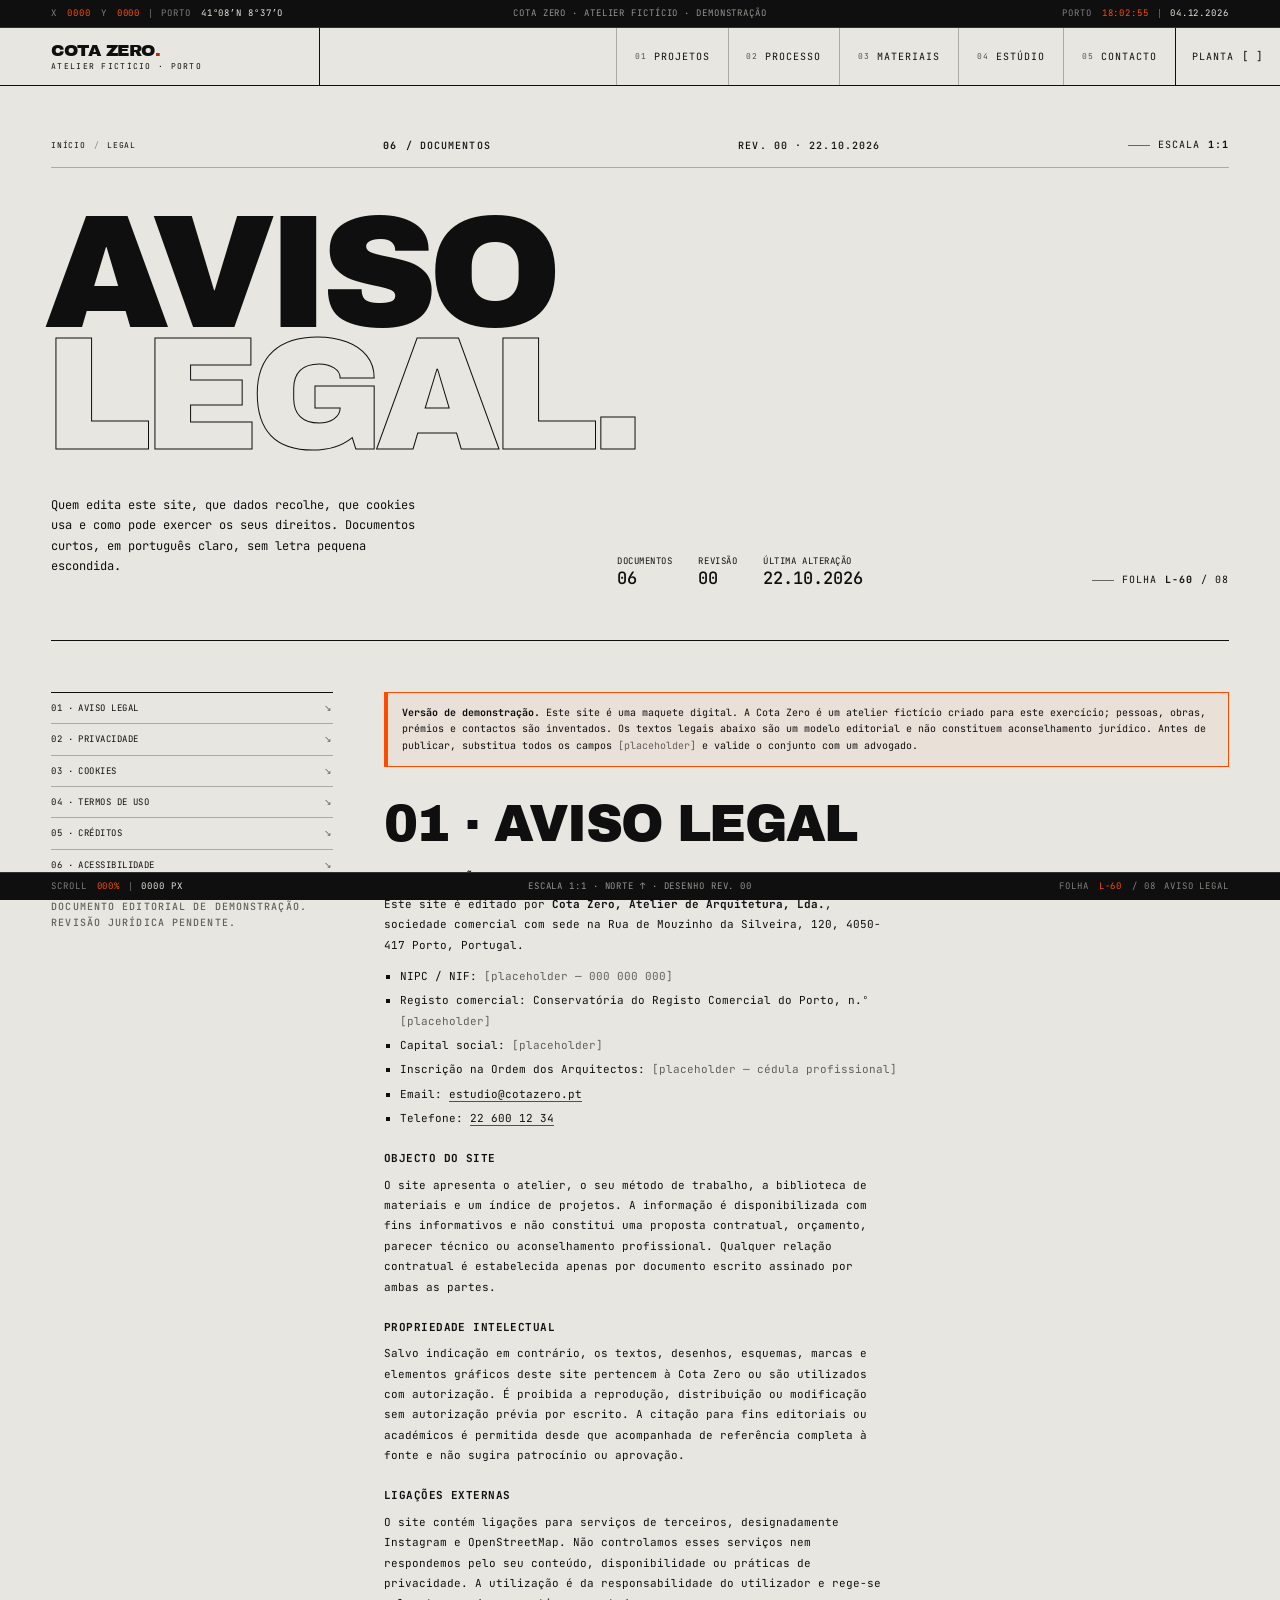
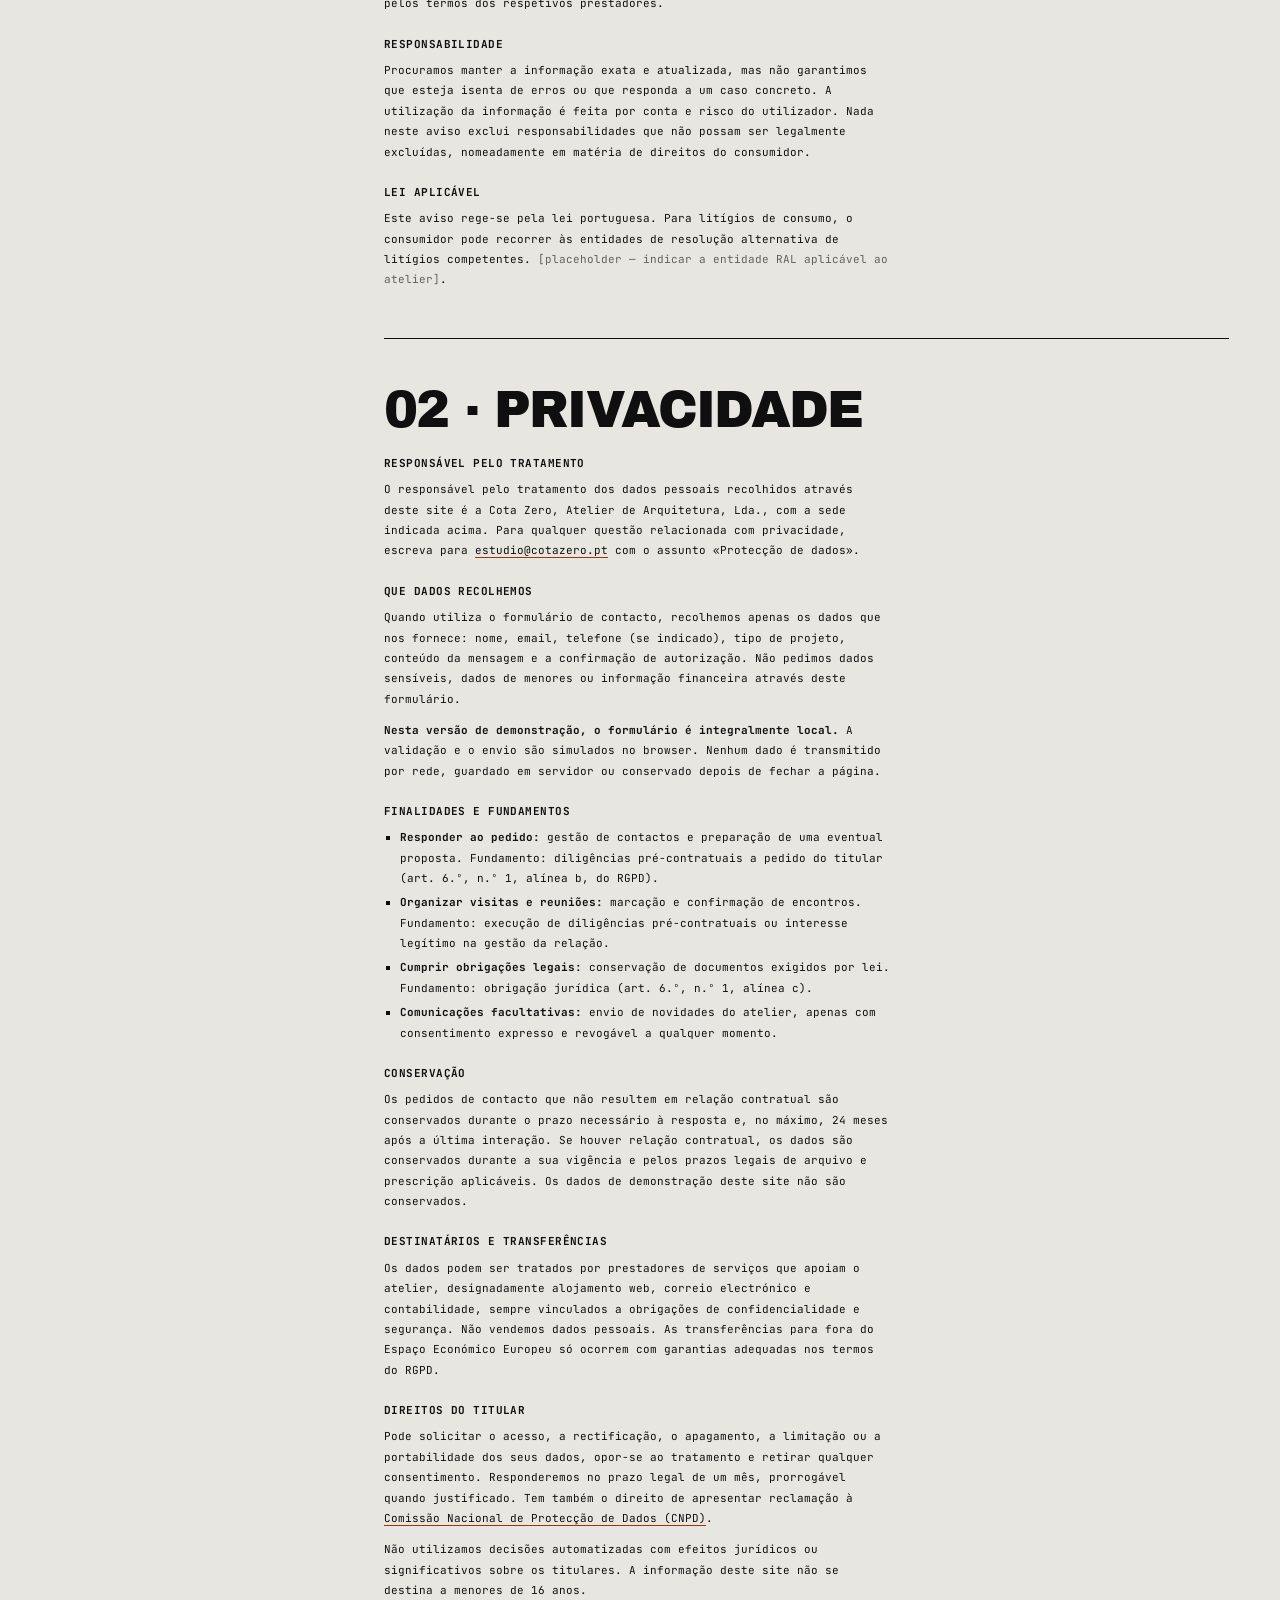
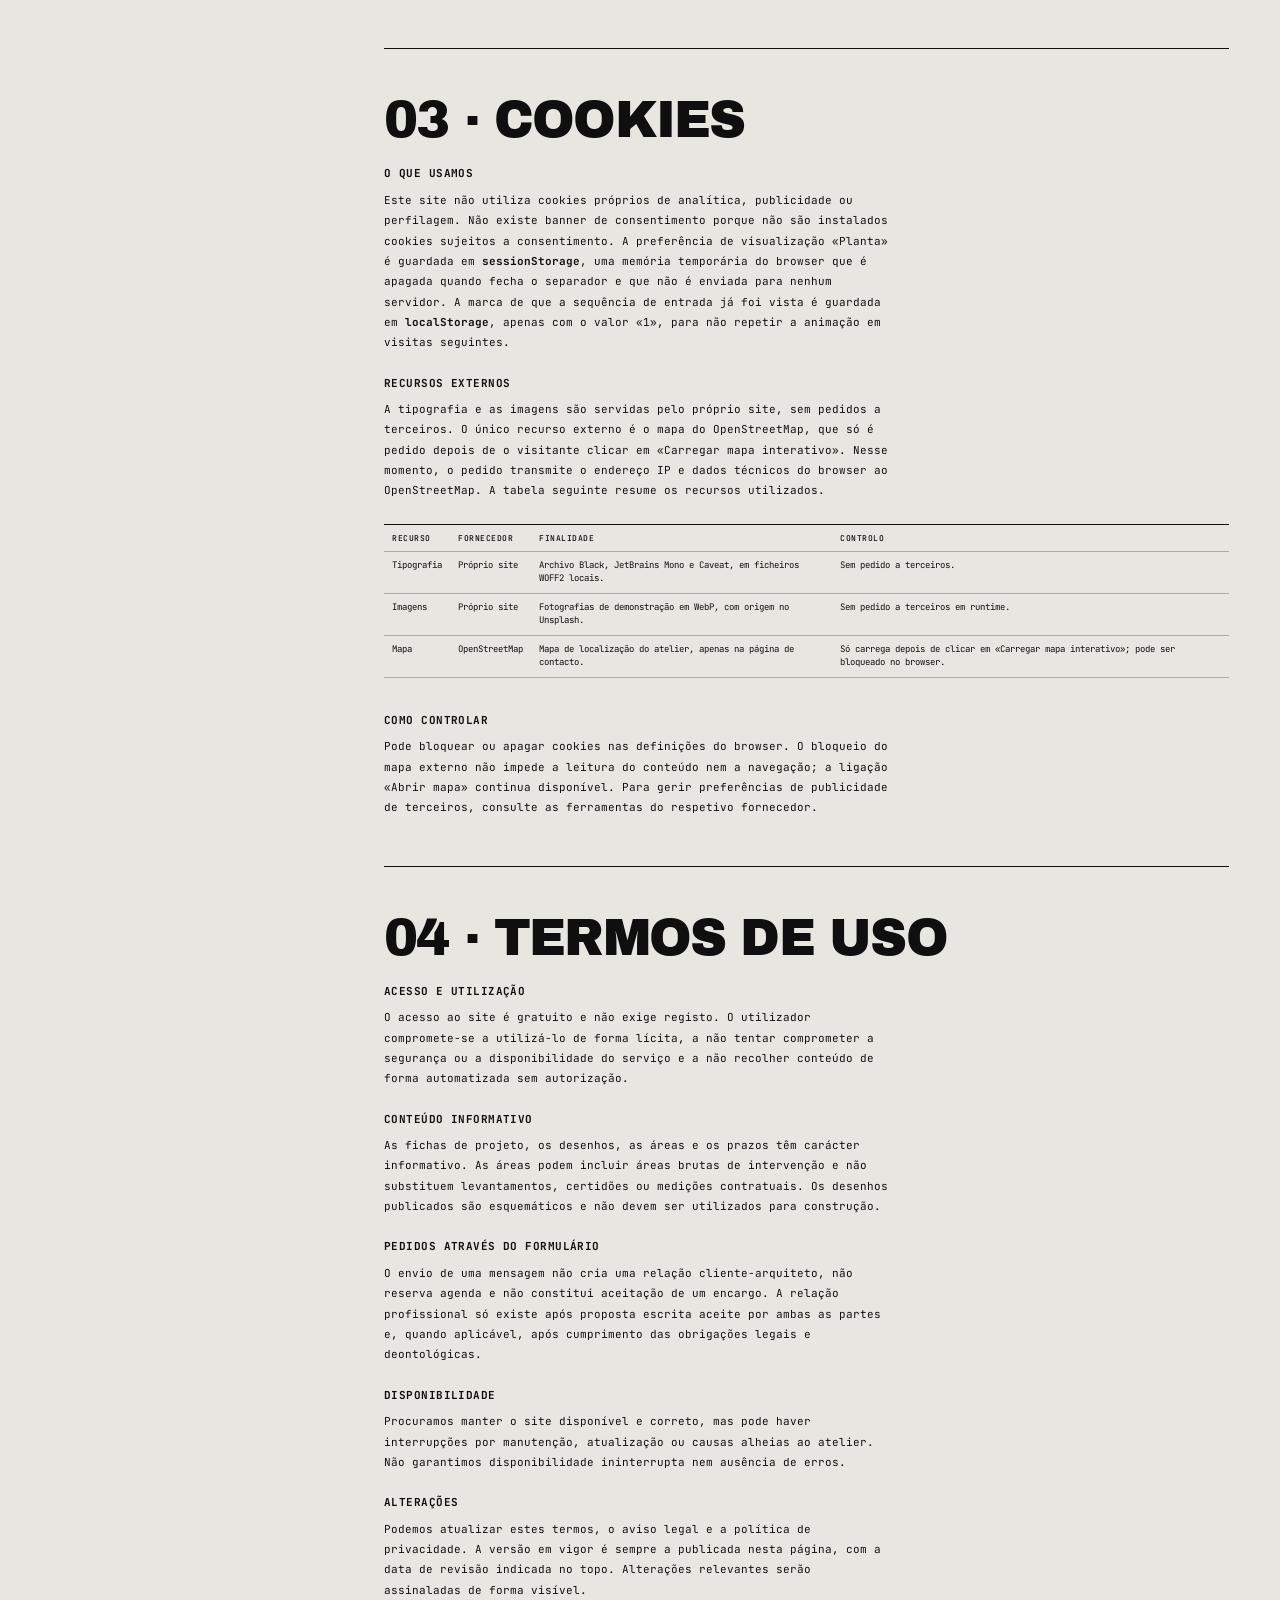
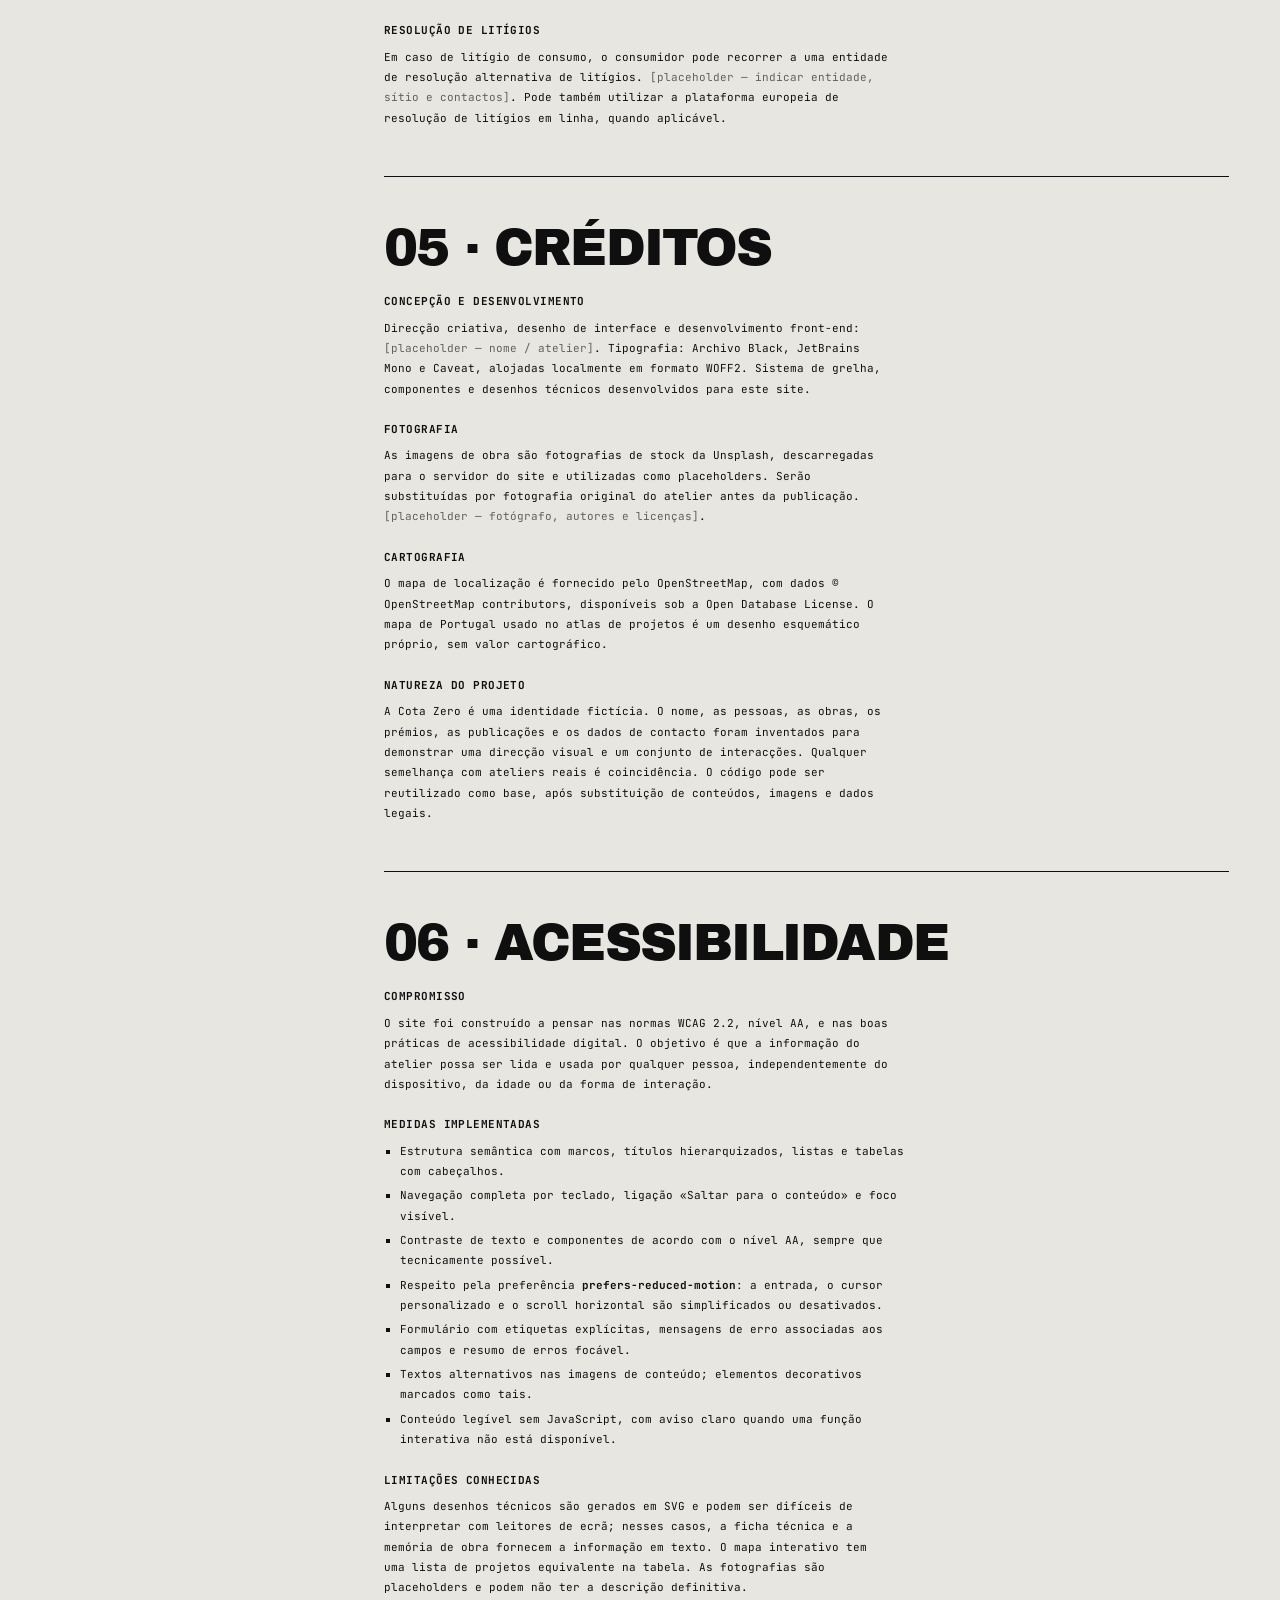
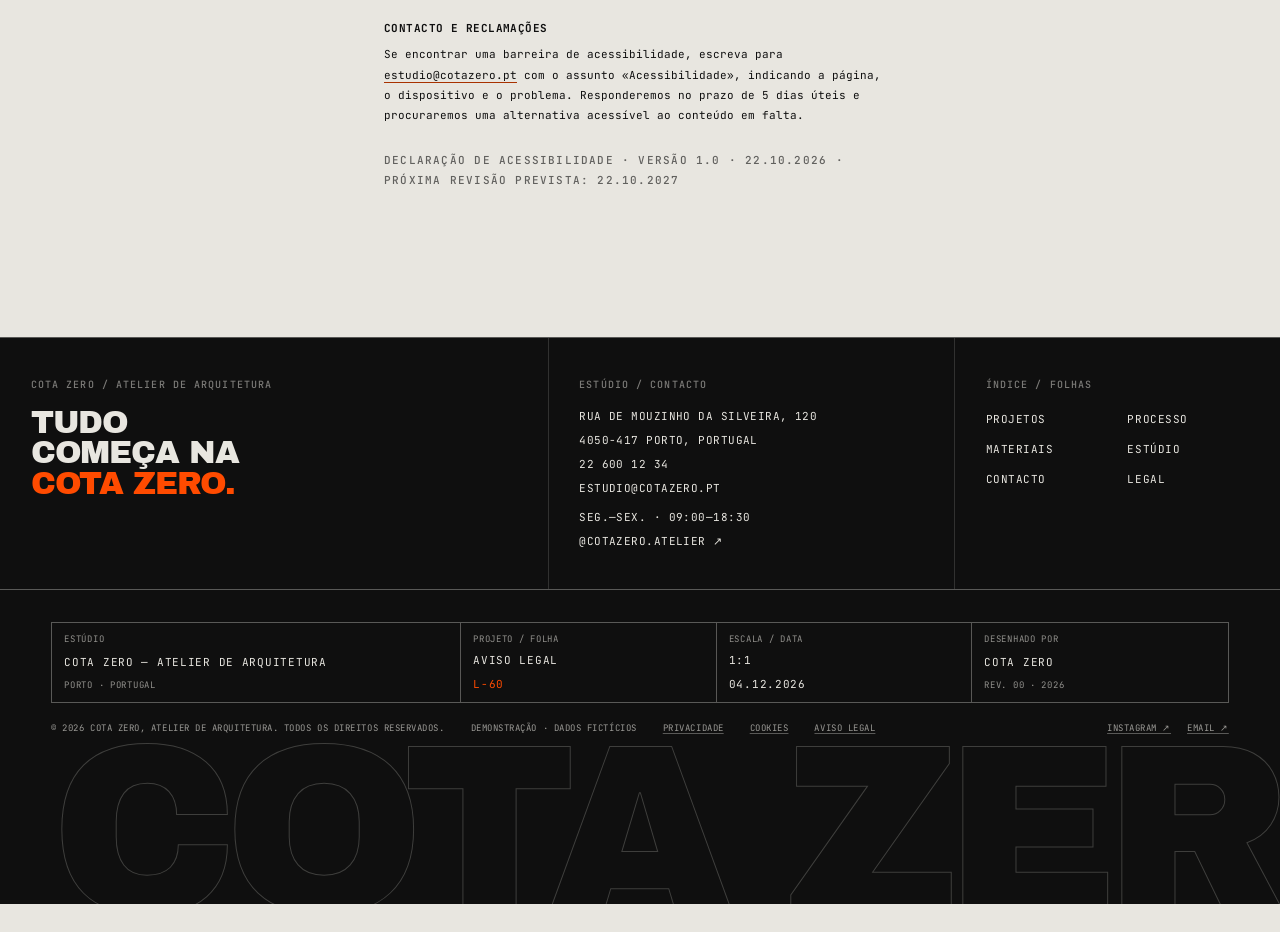
<file: legal.html>
<!DOCTYPE html>
<html lang="pt-PT">
<head>
  <meta charset="utf-8">
  <meta name="viewport" content="width=device-width, initial-scale=1">
  <title>Legal — Cota Zero, Atelier de Arquitetura</title>
  <meta name="description" content="Aviso legal, política de privacidade, cookies, termos de utilização, créditos e declaração de acessibilidade do site da Cota Zero.">
  <meta name="author" content="Cota Zero, Atelier de Arquitetura">
  <meta name="theme-color" content="#E8E6E0">
  <link rel="icon" href="favicon.svg" type="image/svg+xml">
  <link rel="canonical" href="https://cota-zero.vercel.app/legal.html">
  
  <link rel="icon" href="svg/favicon.svg" type="image/svg+xml">
  <link rel="apple-touch-icon" href="svg/favicon.svg">

  <meta property="og:type" content="website">
  <meta property="og:site_name" content="Cota Zero, Atelier de Arquitetura">
  <meta property="og:locale" content="pt_PT">
  <meta property="og:title" content="Legal — Cota Zero, Atelier de Arquitetura">
  <meta property="og:description" content="Aviso legal, política de privacidade, cookies, termos de utilização, créditos e declaração de acessibilidade do site da Cota Zero.">
  <meta property="og:url" content="https://cota-zero.vercel.app/legal.html">
  <meta property="og:image" content="https://cota-zero.vercel.app/images/demo/photo-1503387762-592deb58ef4e-1200x630.webp">
  <meta property="og:image:alt" content="Fachada de pedra no centro do Porto.">
  <meta name="twitter:card" content="summary_large_image">
  <meta name="twitter:title" content="Legal — Cota Zero, Atelier de Arquitetura">
  <meta name="twitter:description" content="Aviso legal, política de privacidade, cookies, termos de utilização, créditos e declaração de acessibilidade do site da Cota Zero.">
  <meta name="twitter:image" content="https://cota-zero.vercel.app/images/demo/photo-1503387762-592deb58ef4e-1200x630.webp">

  <link rel="preload" href="fonts/archivo-black-latin.woff2" as="font" type="font/woff2" crossorigin>
  <link rel="preload" href="fonts/jetbrains-mono-latin.woff2" as="font" type="font/woff2" crossorigin>
  <link rel="stylesheet" href="css/style.css">
  <link rel="stylesheet" href="css/components.css">
  <script type="application/ld+json">{"@context":"https://schema.org","@type":"WebPage","name":"Aviso legal, privacidade e acessibilidade","description":"Documentos legais do site da Cota Zero.","url":"https://cota-zero.vercel.app/legal.html","inLanguage":"pt-PT","isPartOf":{"@id":"https://cota-zero.vercel.app/#site"},"dateModified":"2026-10-22"}</script>
</head>
<body class="page" data-page="legal" data-sheet="L-60" data-sheet-name="Aviso legal">
  <a class="skip-link" href="#conteudo">Saltar para o conteúdo</a>
  

  <div class="rail rail--top" aria-hidden="true">
    <div class="rail__group">
      <span class="rail__k">X</span><span class="rail__v" data-coord-x>0000</span>
      <span class="rail__k rail__coords-y">Y</span><span class="rail__v rail__coords-y" data-coord-y>0000</span>
      <span class="rail__sep"></span>
      <span class="rail__k">Porto</span><span>41°08′N 8°37′O</span>
    </div>
    <div class="rail__center">Cota Zero · Atelier fictício · Demonstração</div>
    <div class="rail__group rail__group--right">
      <span class="rail__k">Porto</span><time class="rail__v" data-clock>00:00:00</time>
      <span class="rail__sep"></span><span class="rail__date" data-date>22.10.2026</span>
    </div>
  </div>

  <header class="site-header">
    <a class="brand" href="index.html">
      <span class="brand__name">COTA ZERO<span>.</span></span>
      <span class="brand__sub">Atelier fictício · Porto</span>
    </a>
    <nav class="site-nav" aria-label="Navegação principal">
      <a href="projetos.html" data-route="projetos"><span class="nav__num">01</span>Projetos</a>
      <a href="processo.html" data-route="processo"><span class="nav__num">02</span>Processo</a>
      <a href="materiais.html" data-route="materiais"><span class="nav__num">03</span>Materiais</a>
      <a href="estudio.html" data-route="estudio"><span class="nav__num">04</span>Estúdio</a>
      <a href="contacto.html" data-route="contacto"><span class="nav__num">05</span>Contacto</a>
    </nav>
    <div class="header-tools">
      <button type="button" class="plan-toggle" data-plan-toggle aria-pressed="false" aria-controls="planta" title="Alternar grelha de planta (G)">
        <span>Planta</span><span class="plan-toggle__mark" aria-hidden="true">[ ]</span>
      </button>
      <button type="button" class="menu-toggle" data-menu-toggle aria-expanded="false" aria-controls="menu">
        <span class="menu-toggle__open">Índice +</span><span class="menu-toggle__close">Fechar ×</span>
      </button>
    </div>
  </header>

  <div class="menu" id="menu" role="dialog" aria-modal="true" aria-label="Índice do site" aria-hidden="true" inert>
    <div class="menu__bar">
      <span class="micro">Cota Zero · Índice</span>
      <button type="button" class="menu__close" data-menu-close>Fechar <span aria-hidden="true">×</span></button>
    </div>
    <nav class="menu__nav" aria-label="Navegação móvel">
      <a href="index.html" data-route="index"><span class="menu__num">00</span>Início</a>
      <a href="projetos.html" data-route="projetos"><span class="menu__num">01</span>Projetos</a>
      <a href="processo.html" data-route="processo"><span class="menu__num">02</span>Processo</a>
      <a href="materiais.html" data-route="materiais"><span class="menu__num">03</span>Materiais</a>
      <a href="estudio.html" data-route="estudio"><span class="menu__num">04</span>Estúdio</a>
      <a href="contacto.html" data-route="contacto"><span class="menu__num">05</span>Contacto</a>
      <a href="legal.html" data-route="legal"><span class="menu__num">06</span>Legal</a>
    </nav>
    <div class="menu__foot">
      <div>Rua de Mouzinho da Silveira, 120<br>4050-417 Porto<br><a href="tel:+351226001234">22 600 12 34</a></div>
      <div><a href="mailto:estudio@cotazero.pt">estudio@cotazero.pt</a><br><a href="https://instagram.com/cotazero.atelier" target="_blank" rel="noopener">@cotazero.atelier ↗</a><br><span>41°08′N · 8°37′O</span></div>
    </div>
  </div>

  <main id="conteudo">
    <header class="page-head container" data-sheet="L-60" data-sheet-name="Aviso legal">
      <div class="page-head__meta">
        <nav aria-label="Migalhas">
          <ol class="breadcrumb">
            <li><a href="index.html">Início</a></li>
            <li aria-current="page">Legal</li>
          </ol>
        </nav>
        <span class="micro"><b>06</b> / Documentos</span>
        <span class="micro hero__meta-hide">Rev. 00 · 22.10.2026</span>
        <span class="sheet-label">Escala <b>1:1</b></span>
      </div>

      <h1 class="page-head__title">AVISO<br><span class="outline">LEGAL.</span></h1>

      <div class="page-head__foot">
        <p class="page-head__lead">Quem edita este site, que dados recolhe, que cookies usa e como pode exercer os seus direitos. Documentos curtos, em português claro, sem letra pequena escondida.</p>
        <div class="page-head__data">
          <span>Documentos <b>06</b></span>
          <span>Revisão <b>00</b></span>
          <span>Última alteração <b>22.10.2026</b></span>
        </div>
        <span class="sheet-label">Folha <b>L-60</b> / 08</span>
      </div>
    </header>

    <div class="legal-layout container">
      <aside>
        <nav class="legal-nav" aria-label="Índice de documentos legais">
          <a href="#aviso">01 · Aviso legal <span>↘</span></a>
          <a href="#privacidade">02 · Privacidade <span>↘</span></a>
          <a href="#cookies">03 · Cookies <span>↘</span></a>
          <a href="#termos">04 · Termos de uso <span>↘</span></a>
          <a href="#creditos">05 · Créditos <span>↘</span></a>
          <a href="#acessibilidade">06 · Acessibilidade <span>↘</span></a>
        </nav>
        <p class="micro" style="margin-top:18px;color:var(--line-mid);line-height:1.6;">Documento editorial de demonstração.<br>Revisão jurídica pendente.</p>
      </aside>

      <article>
        <div class="legal-warning" role="note">
          <b>Versão de demonstração.</b> Este site é uma maquete digital. A Cota Zero é um atelier fictício criado para este exercício; pessoas, obras, prémios e contactos são inventados. Os textos legais abaixo são um modelo editorial e não constituem aconselhamento jurídico. Antes de publicar, substitua todos os campos <span class="muted">[placeholder]</span> e valide o conjunto com um advogado.
        </div>

        <section class="legal-block" id="aviso" aria-labelledby="aviso-titulo">
          <h2 id="aviso-titulo">01 · Aviso legal</h2>

          <h3>Identificação do editor</h3>
          <p>Este site é editado por <b>Cota Zero, Atelier de Arquitetura, Lda.</b>, sociedade comercial com sede na Rua de Mouzinho da Silveira, 120, 4050-417 Porto, Portugal.</p>
          <ul>
            <li>NIPC / NIF: <span class="muted">[placeholder — 000 000 000]</span></li>
            <li>Registo comercial: Conservatória do Registo Comercial do Porto, n.º <span class="muted">[placeholder]</span></li>
            <li>Capital social: <span class="muted">[placeholder]</span></li>
            <li>Inscrição na Ordem dos Arquitectos: <span class="muted">[placeholder — cédula profissional]</span></li>
            <li>Email: <a class="text-link" href="mailto:estudio@cotazero.pt">estudio@cotazero.pt</a></li>
            <li>Telefone: <a class="text-link" href="tel:+351226001234">22 600 12 34</a></li>
          </ul>

          <h3>Objecto do site</h3>
          <p>O site apresenta o atelier, o seu método de trabalho, a biblioteca de materiais e um índice de projetos. A informação é disponibilizada com fins informativos e não constitui uma proposta contratual, orçamento, parecer técnico ou aconselhamento profissional. Qualquer relação contratual é estabelecida apenas por documento escrito assinado por ambas as partes.</p>

          <h3>Propriedade intelectual</h3>
          <p>Salvo indicação em contrário, os textos, desenhos, esquemas, marcas e elementos gráficos deste site pertencem à Cota Zero ou são utilizados com autorização. É proibida a reprodução, distribuição ou modificação sem autorização prévia por escrito. A citação para fins editoriais ou académicos é permitida desde que acompanhada de referência completa à fonte e não sugira patrocínio ou aprovação.</p>

          <h3>Ligações externas</h3>
          <p>O site contém ligações para serviços de terceiros, designadamente Instagram e OpenStreetMap. Não controlamos esses serviços nem respondemos pelo seu conteúdo, disponibilidade ou práticas de privacidade. A utilização é da responsabilidade do utilizador e rege-se pelos termos dos respetivos prestadores.</p>

          <h3>Responsabilidade</h3>
          <p>Procuramos manter a informação exata e atualizada, mas não garantimos que esteja isenta de erros ou que responda a um caso concreto. A utilização da informação é feita por conta e risco do utilizador. Nada neste aviso exclui responsabilidades que não possam ser legalmente excluídas, nomeadamente em matéria de direitos do consumidor.</p>

          <h3>Lei aplicável</h3>
          <p>Este aviso rege-se pela lei portuguesa. Para litígios de consumo, o consumidor pode recorrer às entidades de resolução alternativa de litígios competentes. <span class="muted">[placeholder — indicar a entidade RAL aplicável ao atelier]</span>.</p>
        </section>

        <section class="legal-block" id="privacidade" aria-labelledby="privacidade-titulo">
          <h2 id="privacidade-titulo">02 · Privacidade</h2>

          <h3>Responsável pelo tratamento</h3>
          <p>O responsável pelo tratamento dos dados pessoais recolhidos através deste site é a Cota Zero, Atelier de Arquitetura, Lda., com a sede indicada acima. Para qualquer questão relacionada com privacidade, escreva para <a class="text-link" href="mailto:estudio@cotazero.pt">estudio@cotazero.pt</a> com o assunto «Protecção de dados».</p>

          <h3>Que dados recolhemos</h3>
          <p>Quando utiliza o formulário de contacto, recolhemos apenas os dados que nos fornece: nome, email, telefone (se indicado), tipo de projeto, conteúdo da mensagem e a confirmação de autorização. Não pedimos dados sensíveis, dados de menores ou informação financeira através deste formulário.</p>
          <p><b>Nesta versão de demonstração, o formulário é integralmente local.</b> A validação e o envio são simulados no browser. Nenhum dado é transmitido por rede, guardado em servidor ou conservado depois de fechar a página.</p>

          <h3>Finalidades e fundamentos</h3>
          <ul>
            <li><b>Responder ao pedido:</b> gestão de contactos e preparação de uma eventual proposta. Fundamento: diligências pré-contratuais a pedido do titular (art. 6.º, n.º 1, alínea b, do RGPD).</li>
            <li><b>Organizar visitas e reuniões:</b> marcação e confirmação de encontros. Fundamento: execução de diligências pré-contratuais ou interesse legítimo na gestão da relação.</li>
            <li><b>Cumprir obrigações legais:</b> conservação de documentos exigidos por lei. Fundamento: obrigação jurídica (art. 6.º, n.º 1, alínea c).</li>
            <li><b>Comunicações facultativas:</b> envio de novidades do atelier, apenas com consentimento expresso e revogável a qualquer momento.</li>
          </ul>

          <h3>Conservação</h3>
          <p>Os pedidos de contacto que não resultem em relação contratual são conservados durante o prazo necessário à resposta e, no máximo, 24 meses após a última interação. Se houver relação contratual, os dados são conservados durante a sua vigência e pelos prazos legais de arquivo e prescrição aplicáveis. Os dados de demonstração deste site não são conservados.</p>

          <h3>Destinatários e transferências</h3>
          <p>Os dados podem ser tratados por prestadores de serviços que apoiam o atelier, designadamente alojamento web, correio electrónico e contabilidade, sempre vinculados a obrigações de confidencialidade e segurança. Não vendemos dados pessoais. As transferências para fora do Espaço Económico Europeu só ocorrem com garantias adequadas nos termos do RGPD.</p>

          <h3>Direitos do titular</h3>
          <p>Pode solicitar o acesso, a rectificação, o apagamento, a limitação ou a portabilidade dos seus dados, opor-se ao tratamento e retirar qualquer consentimento. Responderemos no prazo legal de um mês, prorrogável quando justificado. Tem também o direito de apresentar reclamação à <a class="text-link" href="https://www.cnpd.pt" target="_blank" rel="noopener">Comissão Nacional de Protecção de Dados (CNPD)</a>.</p>
          <p>Não utilizamos decisões automatizadas com efeitos jurídicos ou significativos sobre os titulares. A informação deste site não se destina a menores de 16 anos.</p>
        </section>

        <section class="legal-block" id="cookies" aria-labelledby="cookies-titulo">
          <h2 id="cookies-titulo">03 · Cookies</h2>

          <h3>O que usamos</h3>
          <p>Este site não utiliza cookies próprios de analítica, publicidade ou perfilagem. Não existe banner de consentimento porque não são instalados cookies sujeitos a consentimento. A preferência de visualização «Planta» é guardada em <b>sessionStorage</b>, uma memória temporária do browser que é apagada quando fecha o separador e que não é enviada para nenhum servidor. A marca de que a sequência de entrada já foi vista é guardada em <b>localStorage</b>, apenas com o valor «1», para não repetir a animação em visitas seguintes.</p>

          <h3>Recursos externos</h3>
          <p>A tipografia e as imagens são servidas pelo próprio site, sem pedidos a terceiros. O único recurso externo é o mapa do OpenStreetMap, que só é pedido depois de o visitante clicar em «Carregar mapa interativo». Nesse momento, o pedido transmite o endereço IP e dados técnicos do browser ao OpenStreetMap. A tabela seguinte resume os recursos utilizados.</p>

          <div class="table-wrap">
            <table class="data-table--stack legal-resources">
              <caption class="visually-hidden">Recursos externos e respetivas finalidades</caption>
              <thead>
                <tr>
                  <th scope="col">Recurso</th>
                  <th scope="col">Fornecedor</th>
                  <th scope="col">Finalidade</th>
                  <th scope="col">Controlo</th>
                </tr>
              </thead>
              <tbody>
                <tr>
                  <td data-label="Recurso">Tipografia</td>
                  <td data-label="Fornecedor">Próprio site</td>
                  <td data-label="Finalidade">Archivo Black, JetBrains Mono e Caveat, em ficheiros WOFF2 locais.</td>
                  <td data-label="Controlo">Sem pedido a terceiros.</td>
                </tr>
                <tr>
                  <td data-label="Recurso">Imagens</td>
                  <td data-label="Fornecedor">Próprio site</td>
                  <td data-label="Finalidade">Fotografias de demonstração em WebP, com origem no Unsplash.</td>
                  <td data-label="Controlo">Sem pedido a terceiros em runtime.</td>
                </tr>
                <tr>
                  <td data-label="Recurso">Mapa</td>
                  <td data-label="Fornecedor">OpenStreetMap</td>
                  <td data-label="Finalidade">Mapa de localização do atelier, apenas na página de contacto.</td>
                  <td data-label="Controlo">Só carrega depois de clicar em «Carregar mapa interativo»; pode ser bloqueado no browser.</td>
                </tr>
              </tbody>
            </table>
          </div>

          <h3>Como controlar</h3>
          <p>Pode bloquear ou apagar cookies nas definições do browser. O bloqueio do mapa externo não impede a leitura do conteúdo nem a navegação; a ligação «Abrir mapa» continua disponível. Para gerir preferências de publicidade de terceiros, consulte as ferramentas do respetivo fornecedor.</p>
        </section>

        <section class="legal-block" id="termos" aria-labelledby="termos-titulo">
          <h2 id="termos-titulo">04 · Termos de uso</h2>

          <h3>Acesso e utilização</h3>
          <p>O acesso ao site é gratuito e não exige registo. O utilizador compromete-se a utilizá-lo de forma lícita, a não tentar comprometer a segurança ou a disponibilidade do serviço e a não recolher conteúdo de forma automatizada sem autorização.</p>

          <h3>Conteúdo informativo</h3>
          <p>As fichas de projeto, os desenhos, as áreas e os prazos têm carácter informativo. As áreas podem incluir áreas brutas de intervenção e não substituem levantamentos, certidões ou medições contratuais. Os desenhos publicados são esquemáticos e não devem ser utilizados para construção.</p>

          <h3>Pedidos através do formulário</h3>
          <p>O envio de uma mensagem não cria uma relação cliente-arquiteto, não reserva agenda e não constitui aceitação de um encargo. A relação profissional só existe após proposta escrita aceite por ambas as partes e, quando aplicável, após cumprimento das obrigações legais e deontológicas.</p>

          <h3>Disponibilidade</h3>
          <p>Procuramos manter o site disponível e correto, mas pode haver interrupções por manutenção, atualização ou causas alheias ao atelier. Não garantimos disponibilidade ininterrupta nem ausência de erros.</p>

          <h3>Alterações</h3>
          <p>Podemos atualizar estes termos, o aviso legal e a política de privacidade. A versão em vigor é sempre a publicada nesta página, com a data de revisão indicada no topo. Alterações relevantes serão assinaladas de forma visível.</p>

          <h3>Resolução de litígios</h3>
          <p>Em caso de litígio de consumo, o consumidor pode recorrer a uma entidade de resolução alternativa de litígios. <span class="muted">[placeholder — indicar entidade, sítio e contactos]</span>. Pode também utilizar a plataforma europeia de resolução de litígios em linha, quando aplicável.</p>
        </section>

        <section class="legal-block" id="creditos" aria-labelledby="creditos-titulo">
          <h2 id="creditos-titulo">05 · Créditos</h2>

          <h3>Concepção e desenvolvimento</h3>
          <p>Direcção criativa, desenho de interface e desenvolvimento front-end: <span class="muted">[placeholder — nome / atelier]</span>. Tipografia: Archivo Black, JetBrains Mono e Caveat, alojadas localmente em formato WOFF2. Sistema de grelha, componentes e desenhos técnicos desenvolvidos para este site.</p>

          <h3>Fotografia</h3>
          <p>As imagens de obra são fotografias de stock da Unsplash, descarregadas para o servidor do site e utilizadas como placeholders. Serão substituídas por fotografia original do atelier antes da publicação. <span class="muted">[placeholder — fotógrafo, autores e licenças]</span>.</p>

          <h3>Cartografia</h3>
          <p>O mapa de localização é fornecido pelo OpenStreetMap, com dados © OpenStreetMap contributors, disponíveis sob a Open Database License. O mapa de Portugal usado no atlas de projetos é um desenho esquemático próprio, sem valor cartográfico.</p>

          <h3>Natureza do projeto</h3>
          <p>A Cota Zero é uma identidade fictícia. O nome, as pessoas, as obras, os prémios, as publicações e os dados de contacto foram inventados para demonstrar uma direcção visual e um conjunto de interacções. Qualquer semelhança com ateliers reais é coincidência. O código pode ser reutilizado como base, após substituição de conteúdos, imagens e dados legais.</p>
        </section>

        <section class="legal-block" id="acessibilidade" aria-labelledby="acessibilidade-titulo">
          <h2 id="acessibilidade-titulo">06 · Acessibilidade</h2>

          <h3>Compromisso</h3>
          <p>O site foi construído a pensar nas normas WCAG 2.2, nível AA, e nas boas práticas de acessibilidade digital. O objetivo é que a informação do atelier possa ser lida e usada por qualquer pessoa, independentemente do dispositivo, da idade ou da forma de interação.</p>

          <h3>Medidas implementadas</h3>
          <ul>
            <li>Estrutura semântica com marcos, títulos hierarquizados, listas e tabelas com cabeçalhos.</li>
            <li>Navegação completa por teclado, ligação «Saltar para o conteúdo» e foco visível.</li>
            <li>Contraste de texto e componentes de acordo com o nível AA, sempre que tecnicamente possível.</li>
            <li>Respeito pela preferência <b>prefers-reduced-motion</b>: a entrada, o cursor personalizado e o scroll horizontal são simplificados ou desativados.</li>
            <li>Formulário com etiquetas explícitas, mensagens de erro associadas aos campos e resumo de erros focável.</li>
            <li>Textos alternativos nas imagens de conteúdo; elementos decorativos marcados como tais.</li>
            <li>Conteúdo legível sem JavaScript, com aviso claro quando uma função interativa não está disponível.</li>
          </ul>

          <h3>Limitações conhecidas</h3>
          <p>Alguns desenhos técnicos são gerados em SVG e podem ser difíceis de interpretar com leitores de ecrã; nesses casos, a ficha técnica e a memória de obra fornecem a informação em texto. O mapa interativo tem uma lista de projetos equivalente na tabela. As fotografias são placeholders e podem não ter a descrição definitiva.</p>

          <h3>Contacto e reclamações</h3>
          <p>Se encontrar uma barreira de acessibilidade, escreva para <a class="text-link" href="mailto:estudio@cotazero.pt">estudio@cotazero.pt</a> com o assunto «Acessibilidade», indicando a página, o dispositivo e o problema. Responderemos no prazo de 5 dias úteis e procuraremos uma alternativa acessível ao conteúdo em falta.</p>

          <p class="micro" style="margin-top:24px;color:var(--line-mid);">Declaração de acessibilidade · versão 1.0 · 22.10.2026 · próxima revisão prevista: 22.10.2027</p>
        </section>
      </article>
    </div>
  </main>

  <footer class="site-footer">
    <div class="footer__top">
      <div class="footer__cell">
        <div class="micro footer__label">Cota Zero / Atelier de Arquitetura</div>
        <p class="footer__claim">Tudo começa na <span>cota zero.</span></p>
      </div>
      <div class="footer__cell">
        <div class="micro footer__label">Estúdio / Contacto</div>
        <address class="footer__list">
          <span>Rua de Mouzinho da Silveira, 120</span>
          <span>4050-417 Porto, Portugal</span>
          <a href="tel:+351226001234">22 600 12 34</a>
          <a href="mailto:estudio@cotazero.pt">estudio@cotazero.pt</a>
        </address>
        <div class="footer__list" style="margin-top:12px;">
          <span>Seg.—Sex. · 09:00—18:30</span>
          <a href="https://instagram.com/cotazero.atelier" target="_blank" rel="noopener">@cotazero.atelier ↗</a>
        </div>
      </div>
      <div class="footer__cell">
        <div class="micro footer__label">Índice / Folhas</div>
        <nav class="footer__nav" aria-label="Navegação de rodapé">
          <a href="projetos.html">Projetos</a>
          <a href="processo.html">Processo</a>
          <a href="materiais.html">Materiais</a>
          <a href="estudio.html">Estúdio</a>
          <a href="contacto.html">Contacto</a>
          <a href="legal.html">Legal</a>
        </nav>
      </div>
    </div>

    <div class="stamp" role="group" aria-label="Carimbo de legenda">
      <div class="stamp__cell">
        <span class="stamp__k">Estúdio</span>
        <span class="stamp__v">Cota Zero — Atelier de Arquitetura</span>
        <span class="stamp__k">Porto · Portugal</span>
      </div>
      <div class="stamp__cell">
        <span class="stamp__k">Projeto / Folha</span>
        <span class="stamp__v" data-page-name>Folha</span>
        <span class="stamp__v stamp__v--signal" data-page-sheet>A-00</span>
      </div>
      <div class="stamp__cell">
        <span class="stamp__k">Escala / Data</span>
        <span class="stamp__v">1:1</span>
        <span class="stamp__v" data-stamp-date>22.10.2026</span>
      </div>
      <div class="stamp__cell">
        <span class="stamp__k">Desenhado por</span>
        <span class="stamp__v">Cota Zero</span>
        <span class="stamp__k">Rev. 00 · 2026</span>
      </div>
    </div>

    <div class="footer__meta">
      <span>© 2026 Cota Zero, Atelier de Arquitetura. Todos os direitos reservados.</span>
      <span>Demonstração · dados fictícios</span>
      <a href="legal.html#privacidade">Privacidade</a>
      <a href="legal.html#cookies">Cookies</a>
      <a href="legal.html#aviso">Aviso legal</a>
      <div class="footer__social">
        <a href="https://instagram.com/cotazero.atelier" target="_blank" rel="noopener">Instagram ↗</a>
        <a href="mailto:estudio@cotazero.pt">Email ↗</a>
      </div>
    </div>
    <div class="footer__word" aria-hidden="true">COTA ZERO</div>
  </footer>

  <div class="rail rail--bottom" aria-hidden="true">
    <div class="rail__group">
      <span class="rail__k">Scroll</span><span class="rail__v" data-scroll-pct>000%</span>
      <span class="rail__sep"></span><span class="rail__scroll-px"><span data-scroll-px>0000</span> PX</span>
    </div>
    <div class="rail__center">Escala 1:1 · Norte ↑ · Desenho rev. 00</div>
    <div class="rail__group rail__group--right">
      <span class="rail__k">Folha</span><span class="rail__v" data-sheet>A-00</span>
      <span class="rail__sheet"><span class="rail__k">/ 08</span><span class="rail__sheet-name" data-sheet-name>Folha</span></span>
    </div>
  </div>

  <div class="planta" id="planta" aria-hidden="true">
    <div class="planta__inner">
      <div class="planta__cols" data-planta-cols></div>
      <svg class="planta__marks" data-planta-marks aria-hidden="true"></svg>
      <div class="planta__topdim" data-planta-topdim></div>
      <div class="planta__hint">Planta <b>on</b> · G para fechar · 12 colunas</div>
    </div>
  </div>

  <script type="module" src="js/main.js"></script>

</body>
</html>
</file>
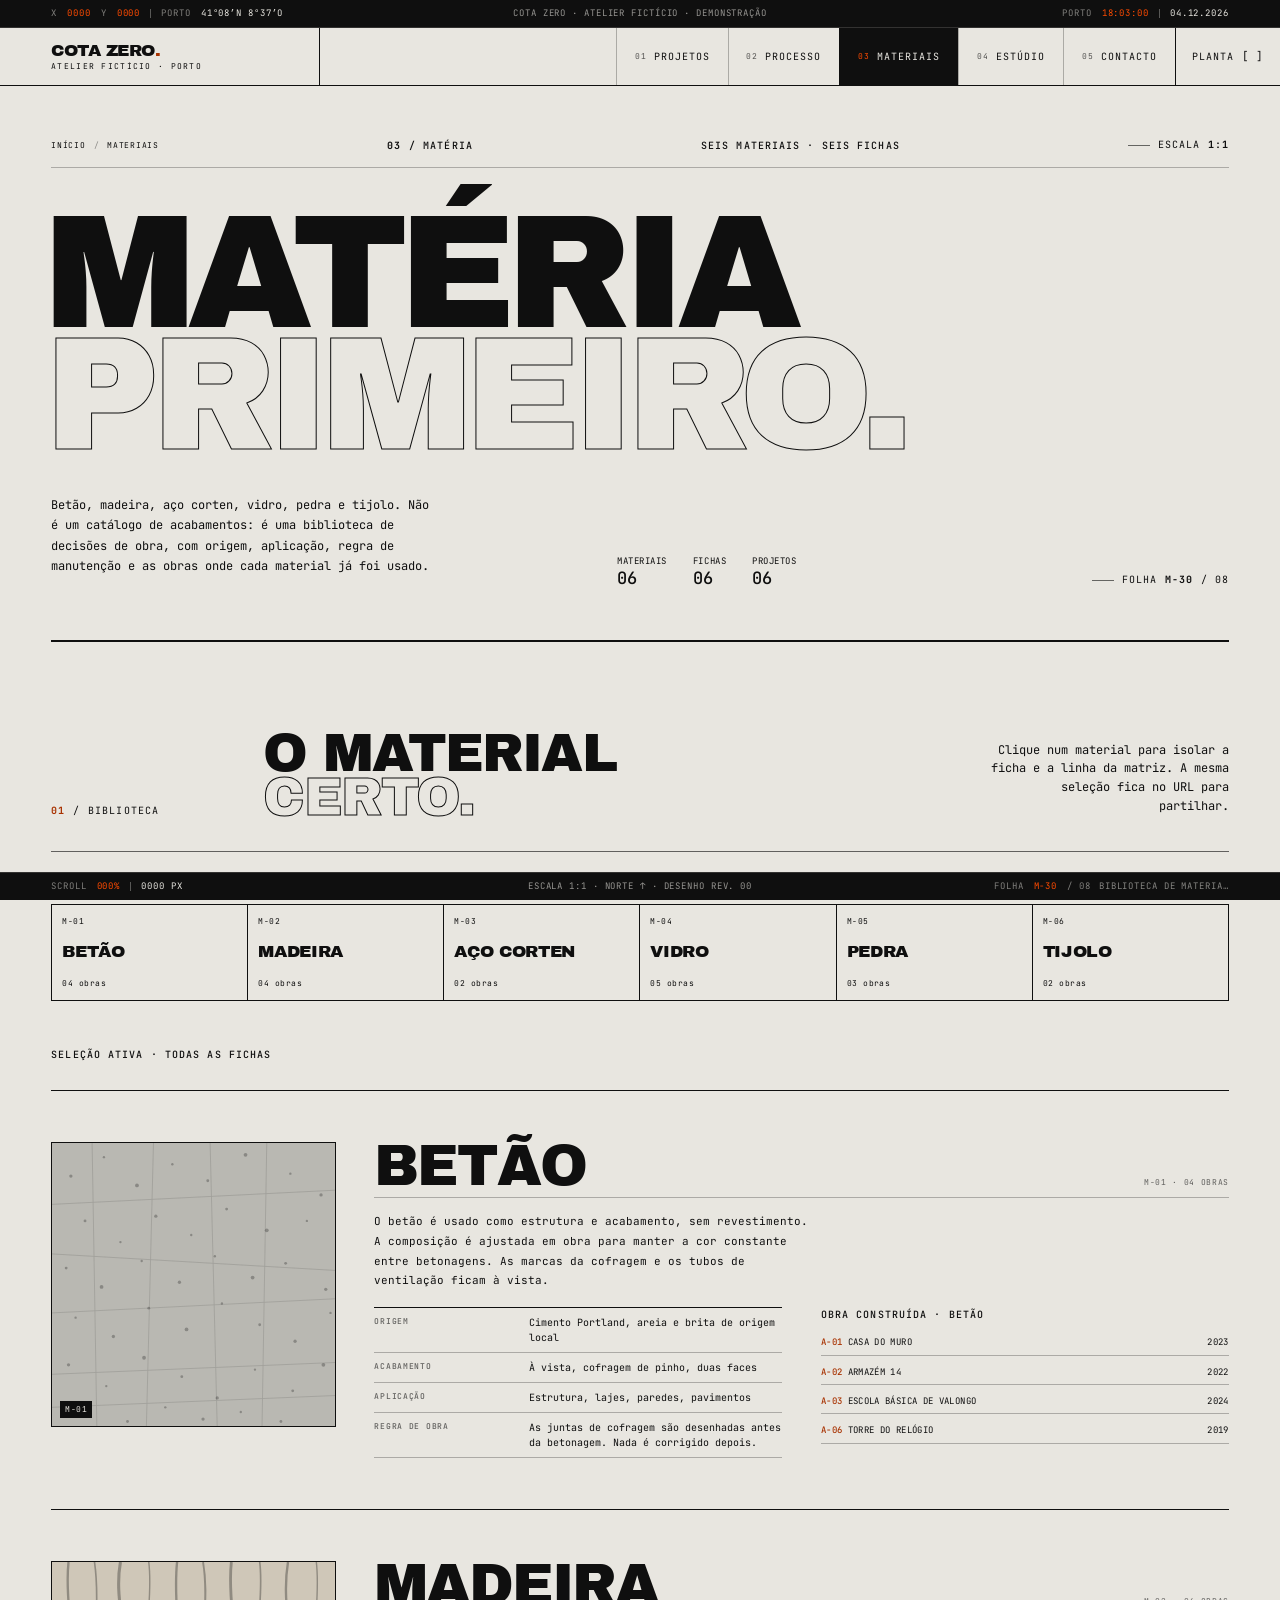
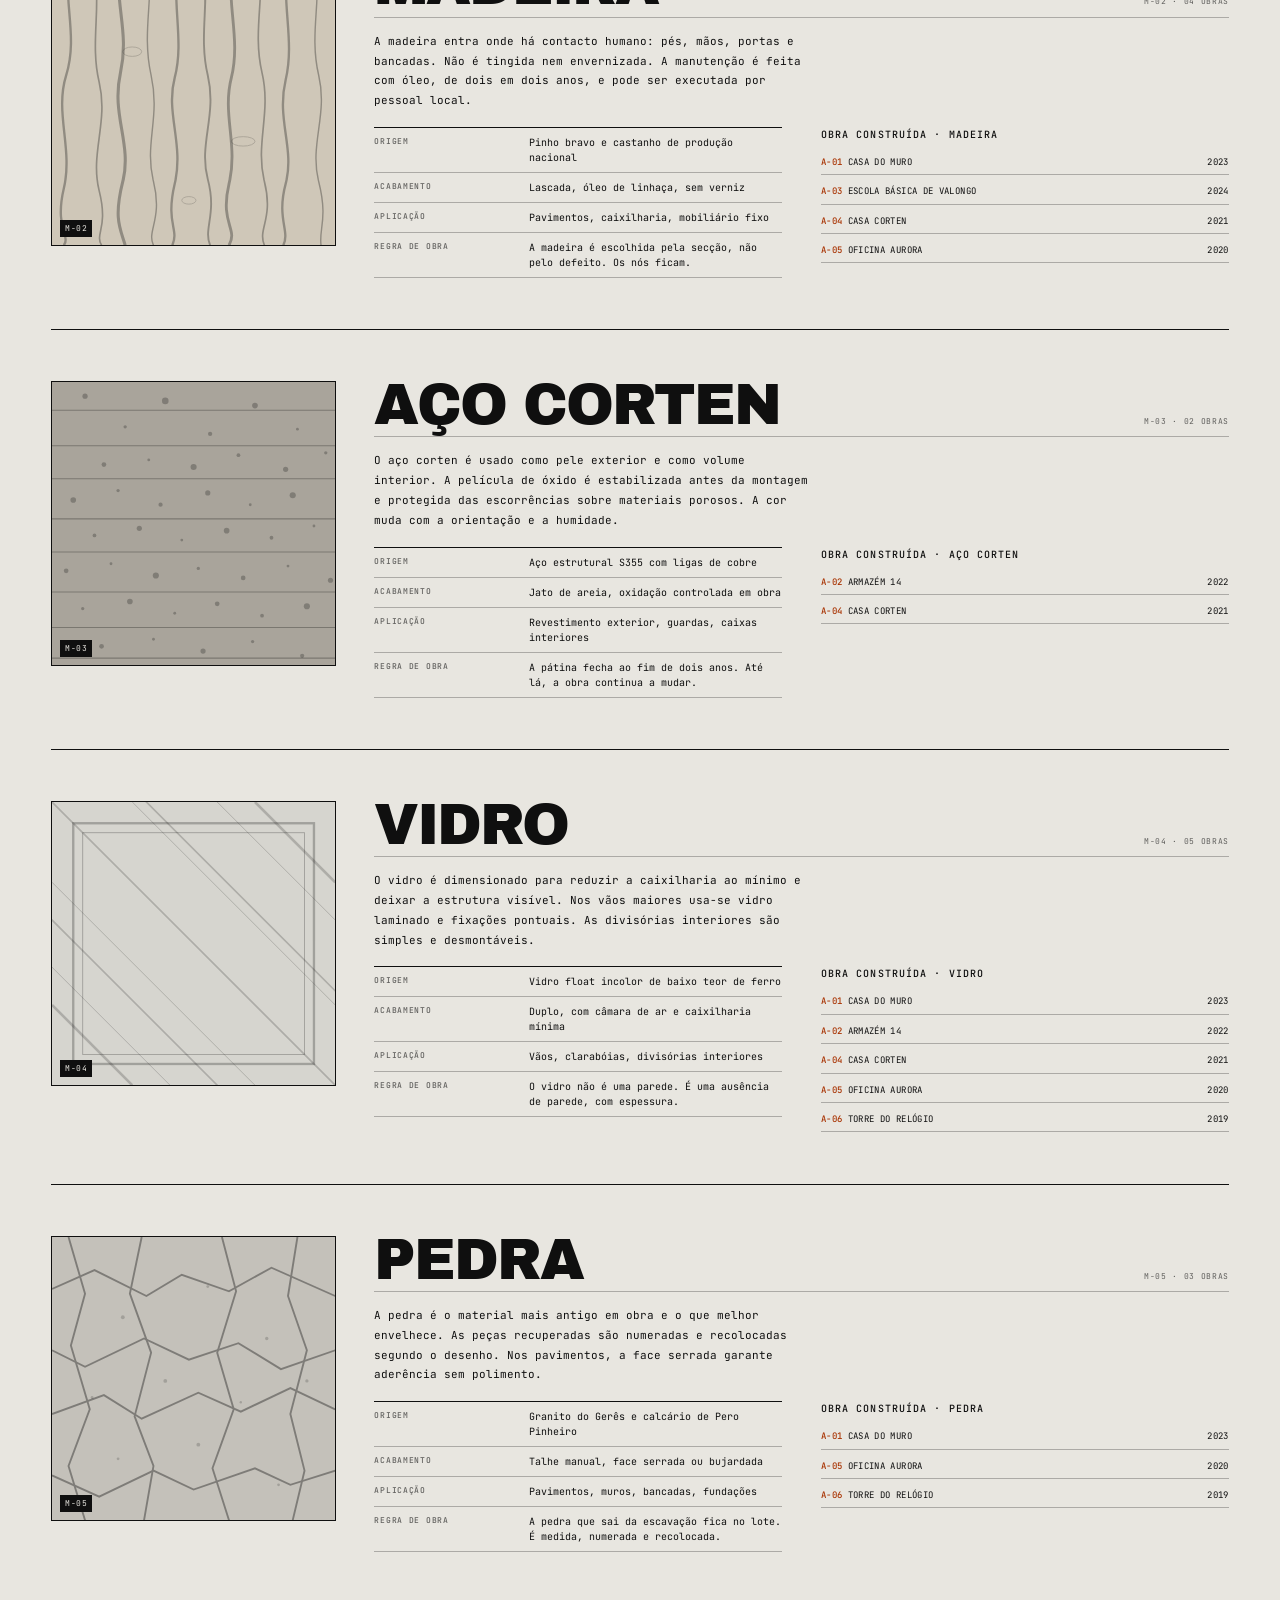
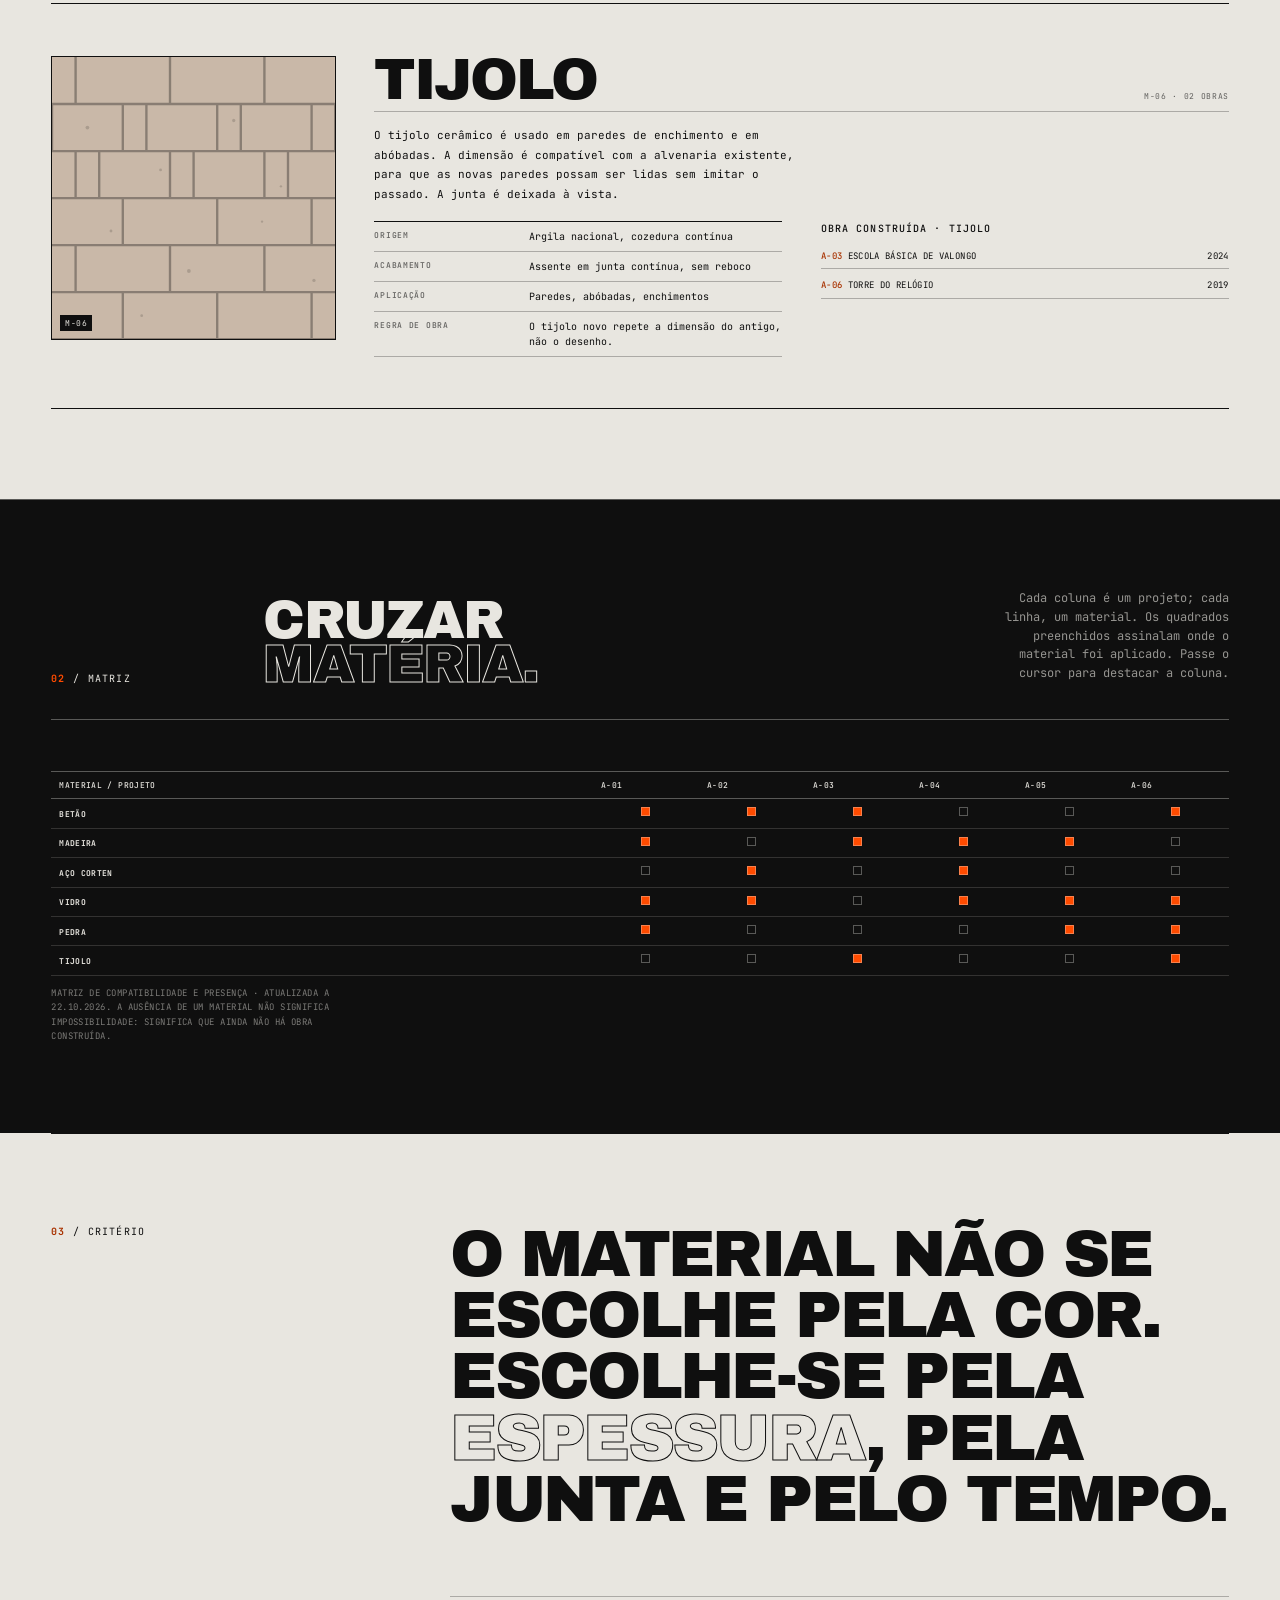
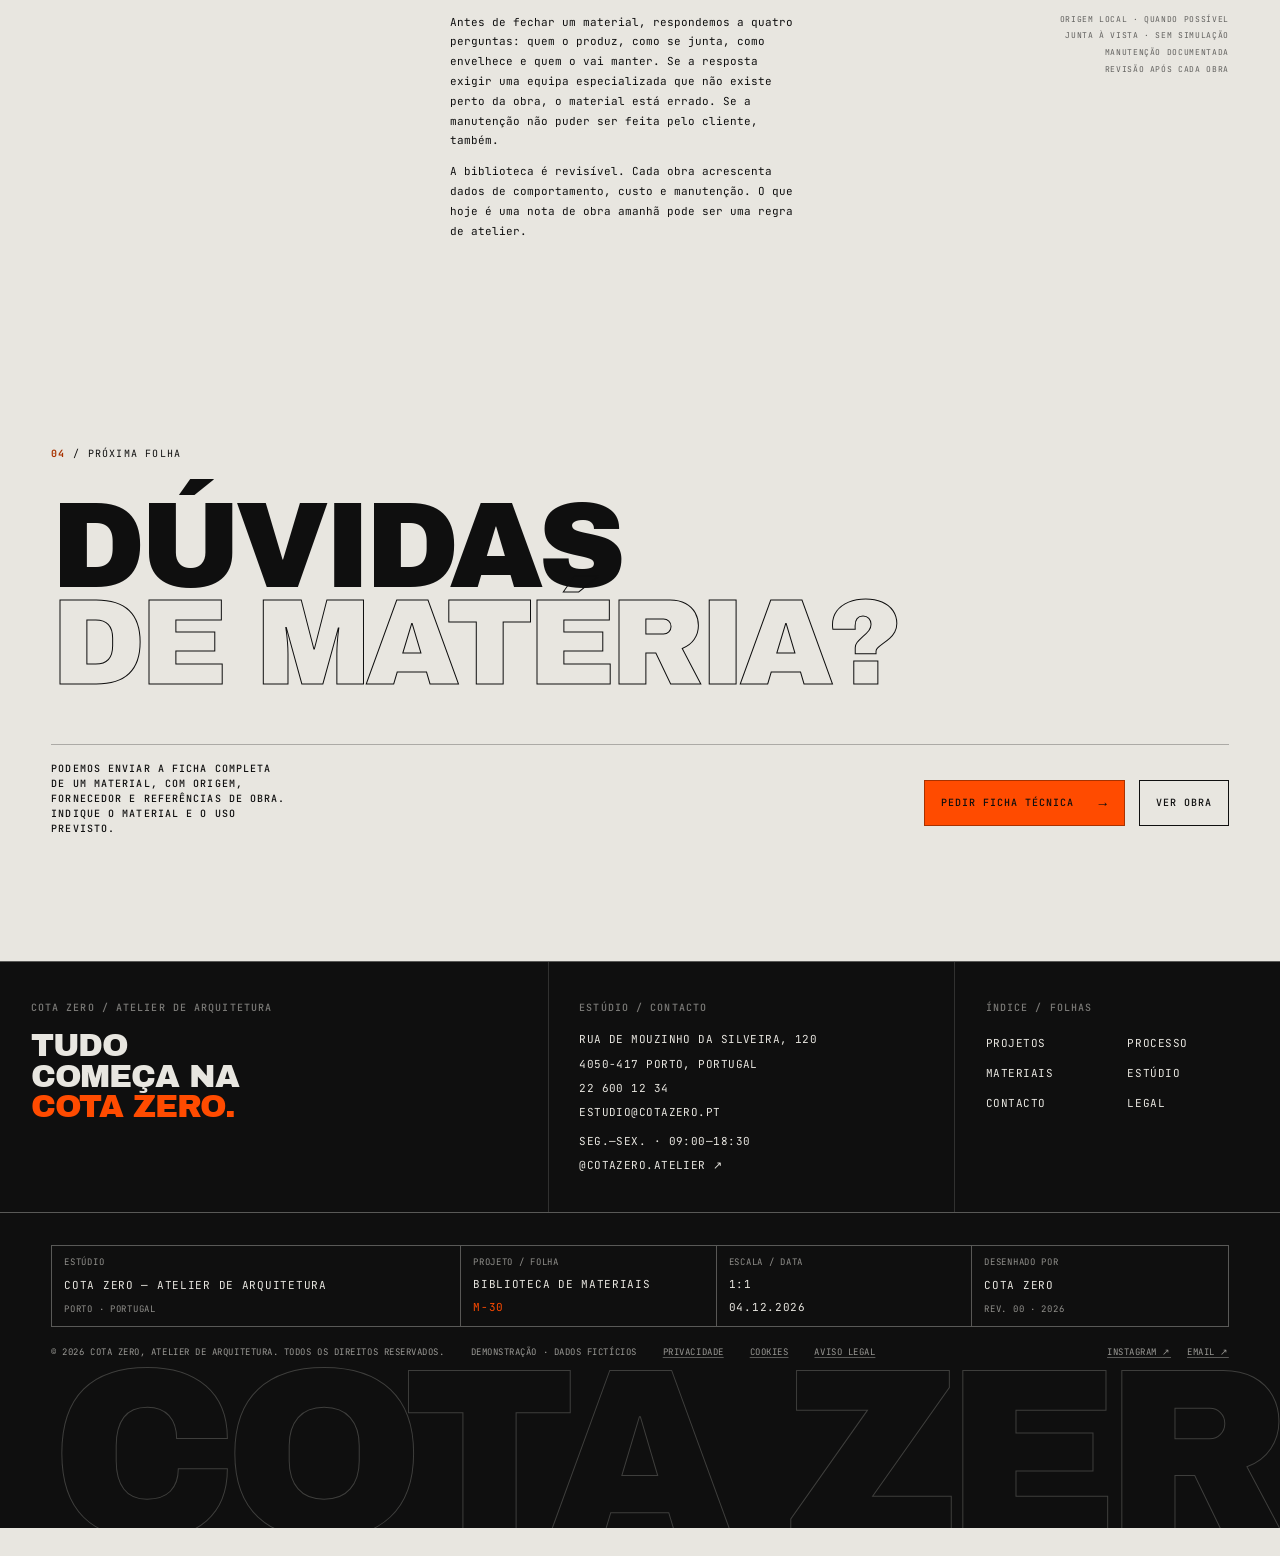
<file: materiais.html>
<!DOCTYPE html>
<html lang="pt-PT">
<head>
  <meta charset="utf-8">
  <meta name="viewport" content="width=device-width, initial-scale=1">
  <title>Materiais — Cota Zero, Atelier de Arquitetura</title>
  <meta name="description" content="Biblioteca de materiais de obra: betão, madeira, aço corten, vidro, pedra e tijolo. Origem, aplicação, manutenção e obras onde cada matéria foi usada.">
  <meta name="author" content="Cota Zero, Atelier de Arquitetura">
  <meta name="theme-color" content="#E8E6E0">
  <link rel="icon" href="favicon.svg" type="image/svg+xml">
  <link rel="canonical" href="https://cota-zero.vercel.app/materiais.html">
  
  <link rel="icon" href="svg/favicon.svg" type="image/svg+xml">
  <link rel="apple-touch-icon" href="svg/favicon.svg">

  <meta property="og:type" content="website">
  <meta property="og:site_name" content="Cota Zero, Atelier de Arquitetura">
  <meta property="og:locale" content="pt_PT">
  <meta property="og:title" content="Materiais — Cota Zero, Atelier de Arquitetura">
  <meta property="og:description" content="Biblioteca de materiais de obra: betão, madeira, aço corten, vidro, pedra e tijolo. Origem, aplicação, manutenção e obras onde cada matéria foi usada.">
  <meta property="og:url" content="https://cota-zero.vercel.app/materiais.html">
  <meta property="og:image" content="https://cota-zero.vercel.app/images/demo/photo-1518005020951-eccb494ad742-1200x630.webp">
  <meta property="og:image:alt" content="Pormenor de betão e aço com junta à vista.">
  <meta name="twitter:card" content="summary_large_image">
  <meta name="twitter:title" content="Materiais — Cota Zero, Atelier de Arquitetura">
  <meta name="twitter:description" content="Biblioteca de materiais de obra: betão, madeira, aço corten, vidro, pedra e tijolo. Origem, aplicação, manutenção e obras onde cada matéria foi usada.">
  <meta name="twitter:image" content="https://cota-zero.vercel.app/images/demo/photo-1518005020951-eccb494ad742-1200x630.webp">

  <link rel="preload" href="fonts/archivo-black-latin.woff2" as="font" type="font/woff2" crossorigin>
  <link rel="preload" href="fonts/jetbrains-mono-latin.woff2" as="font" type="font/woff2" crossorigin>
  <link rel="stylesheet" href="css/style.css">
  <link rel="stylesheet" href="css/components.css">
  <script type="application/ld+json">{"@context":"https://schema.org","@type":"CollectionPage","name":"Biblioteca de materiais","description":"Seis materiais de obra com ficha técnica, aplicação e manutenção.","url":"https://cota-zero.vercel.app/materiais.html","inLanguage":"pt-PT","isPartOf":{"@id":"https://cota-zero.vercel.app/#site"}}</script>
</head>
<body class="page" data-page="materiais" data-sheet="M-30" data-sheet-name="Biblioteca de materiais">
  <a class="skip-link" href="#conteudo">Saltar para o conteúdo</a>
  <noscript><div class="noscript"><strong>JavaScript desativado.</strong> O índice de projetos, os desenhos e o formulário precisam de JavaScript. Ative-o para ver a folha completa; o restante conteúdo continua legível.</div></noscript>

  <div class="rail rail--top" aria-hidden="true">
    <div class="rail__group">
      <span class="rail__k">X</span><span class="rail__v" data-coord-x>0000</span>
      <span class="rail__k rail__coords-y">Y</span><span class="rail__v rail__coords-y" data-coord-y>0000</span>
      <span class="rail__sep"></span>
      <span class="rail__k">Porto</span><span>41°08′N 8°37′O</span>
    </div>
    <div class="rail__center">Cota Zero · Atelier fictício · Demonstração</div>
    <div class="rail__group rail__group--right">
      <span class="rail__k">Porto</span><time class="rail__v" data-clock>00:00:00</time>
      <span class="rail__sep"></span><span class="rail__date" data-date>22.10.2026</span>
    </div>
  </div>

  <header class="site-header">
    <a class="brand" href="index.html">
      <span class="brand__name">COTA ZERO<span>.</span></span>
      <span class="brand__sub">Atelier fictício · Porto</span>
    </a>
    <nav class="site-nav" aria-label="Navegação principal">
      <a href="projetos.html" data-route="projetos"><span class="nav__num">01</span>Projetos</a>
      <a href="processo.html" data-route="processo"><span class="nav__num">02</span>Processo</a>
      <a href="materiais.html" data-route="materiais"><span class="nav__num">03</span>Materiais</a>
      <a href="estudio.html" data-route="estudio"><span class="nav__num">04</span>Estúdio</a>
      <a href="contacto.html" data-route="contacto"><span class="nav__num">05</span>Contacto</a>
    </nav>
    <div class="header-tools">
      <button type="button" class="plan-toggle" data-plan-toggle aria-pressed="false" aria-controls="planta" title="Alternar grelha de planta (G)">
        <span>Planta</span><span class="plan-toggle__mark" aria-hidden="true">[ ]</span>
      </button>
      <button type="button" class="menu-toggle" data-menu-toggle aria-expanded="false" aria-controls="menu">
        <span class="menu-toggle__open">Índice +</span><span class="menu-toggle__close">Fechar ×</span>
      </button>
    </div>
  </header>

  <div class="menu" id="menu" role="dialog" aria-modal="true" aria-label="Índice do site" aria-hidden="true" inert>
    <div class="menu__bar">
      <span class="micro">Cota Zero · Índice</span>
      <button type="button" class="menu__close" data-menu-close>Fechar <span aria-hidden="true">×</span></button>
    </div>
    <nav class="menu__nav" aria-label="Navegação móvel">
      <a href="index.html" data-route="index"><span class="menu__num">00</span>Início</a>
      <a href="projetos.html" data-route="projetos"><span class="menu__num">01</span>Projetos</a>
      <a href="processo.html" data-route="processo"><span class="menu__num">02</span>Processo</a>
      <a href="materiais.html" data-route="materiais"><span class="menu__num">03</span>Materiais</a>
      <a href="estudio.html" data-route="estudio"><span class="menu__num">04</span>Estúdio</a>
      <a href="contacto.html" data-route="contacto"><span class="menu__num">05</span>Contacto</a>
      <a href="legal.html" data-route="legal"><span class="menu__num">06</span>Legal</a>
    </nav>
    <div class="menu__foot">
      <div>Rua de Mouzinho da Silveira, 120<br>4050-417 Porto<br><a href="tel:+351226001234">22 600 12 34</a></div>
      <div><a href="mailto:estudio@cotazero.pt">estudio@cotazero.pt</a><br><a href="https://instagram.com/cotazero.atelier" target="_blank" rel="noopener">@cotazero.atelier ↗</a><br><span>41°08′N · 8°37′O</span></div>
    </div>
  </div>

  <main id="conteudo" data-materials-page>
    <header class="page-head container" data-sheet="M-30" data-sheet-name="Biblioteca de materiais">
      <div class="page-head__meta">
        <nav aria-label="Migalhas">
          <ol class="breadcrumb">
            <li><a href="index.html">Início</a></li>
            <li aria-current="page">Materiais</li>
          </ol>
        </nav>
        <span class="micro"><b>03</b> / Matéria</span>
        <span class="micro hero__meta-hide">Seis materiais · seis fichas</span>
        <span class="sheet-label">Escala <b>1:1</b></span>
      </div>

      <h1 class="page-head__title">MATÉRIA<br><span class="outline">PRIMEIRO.</span></h1>

      <div class="page-head__foot">
        <p class="page-head__lead">Betão, madeira, aço corten, vidro, pedra e tijolo. Não é um catálogo de acabamentos: é uma biblioteca de decisões de obra, com origem, aplicação, regra de manutenção e as obras onde cada material já foi usado.</p>
        <div class="page-head__data">
          <span>Materiais <b>06</b></span>
          <span>Fichas <b>06</b></span>
          <span>Projetos <b>06</b></span>
        </div>
        <span class="sheet-label">Folha <b>M-30</b> / 08</span>
      </div>
    </header>

    <section class="section container" data-sheet="M-31" data-sheet-name="Fichas de material">
      <div class="section__head">
        <div class="section__index"><b>01</b> / Biblioteca</div>
        <div class="section__title">
          <div class="section__title-row">
            <h2>O material<br><span class="outline">certo.</span></h2>
            <p class="section__aside">Clique num material para isolar a ficha e a linha da matriz. A mesma seleção fica no URL para partilhar.</p>
          </div>
        </div>
      </div>

      <div class="materials-index" data-materials-jumps aria-label="Índice de materiais"></div>

      <div class="ds-row" style="justify-content:space-between;margin-bottom:18px;">
        <p class="micro">Seleção ativa · <span data-material-active>todas as fichas</span></p>
        <button type="button" class="btn btn--sm" data-materials-clear hidden>Limpar seleção ×</button>
      </div>

      <div data-materials-list></div>
    </section>

    <section class="section section--dark" data-sheet="M-32" data-sheet-name="Matriz de materiais">
      <div class="container">
        <div class="section__head">
          <div class="section__index"><b>02</b> / Matriz</div>
          <div class="section__title">
            <div class="section__title-row">
              <h2>Cruzar<br><span class="outline">matéria.</span></h2>
              <p class="section__aside" style="color:rgba(232,230,224,.62);">Cada coluna é um projeto; cada linha, um material. Os quadrados preenchidos assinalam onde o material foi aplicado. Passe o cursor para destacar a coluna.</p>
            </div>
          </div>
        </div>
        <div class="table-wrap" data-material-matrix></div>
        <p class="table-note" style="color:rgba(232,230,224,.5);">Matriz de compatibilidade e presença · atualizada a 22.10.2026. A ausência de um material não significa impossibilidade: significa que ainda não há obra construída.</p>
      </div>
    </section>

    <section class="section container" data-sheet="M-33" data-sheet-name="Regra de escolha">
      <div class="grid-12">
        <div class="col-4">
          <div class="section__index"><b>03</b> / Critério</div>
        </div>
        <div class="col-8">
          <p class="statement">O material não se escolhe pela cor. Escolhe-se pela <span class="outline">espessura</span>, pela junta e pelo tempo.</p>
          <div class="manifesto__foot" style="margin-top:28px;">
            <div>
              <p class="prose">Antes de fechar um material, respondemos a quatro perguntas: quem o produz, como se junta, como envelhece e quem o vai manter. Se a resposta exigir uma equipa especializada que não existe perto da obra, o material está errado. Se a manutenção não puder ser feita pelo cliente, também.</p>
              <p class="prose">A biblioteca é revisível. Cada obra acrescenta dados de comportamento, custo e manutenção. O que hoje é uma nota de obra amanhã pode ser uma regra de atelier.</p>
            </div>
            <div class="manifesto__meta">
              <span>Origem local · quando possível</span>
              <span>Junta à vista · sem simulação</span>
              <span>Manutenção documentada</span>
              <span>Revisão após cada obra</span>
            </div>
          </div>
        </div>
      </div>
    </section>

    <section class="cta container" data-sheet="M-34" data-sheet-name="Contacto técnico">
      <div class="cta__label section__index"><b>04</b> / Próxima folha</div>
      <h2 class="cta__title">Dúvidas<br><span class="outline">de matéria?</span></h2>
      <div class="cta__foot">
        <p class="micro" style="max-width:40ch;">Podemos enviar a ficha completa de um material, com origem, fornecedor e referências de obra. Indique o material e o uso previsto.</p>
        <div class="hero__actions">
          <a class="btn btn--signal" href="contacto.html">Pedir ficha técnica <span class="btn__arrow" aria-hidden="true">→</span></a>
          <a class="btn" href="projetos.html">Ver obra</a>
        </div>
      </div>
    </section>
  </main>

  <footer class="site-footer">
    <div class="footer__top">
      <div class="footer__cell">
        <div class="micro footer__label">Cota Zero / Atelier de Arquitetura</div>
        <p class="footer__claim">Tudo começa na <span>cota zero.</span></p>
      </div>
      <div class="footer__cell">
        <div class="micro footer__label">Estúdio / Contacto</div>
        <address class="footer__list">
          <span>Rua de Mouzinho da Silveira, 120</span>
          <span>4050-417 Porto, Portugal</span>
          <a href="tel:+351226001234">22 600 12 34</a>
          <a href="mailto:estudio@cotazero.pt">estudio@cotazero.pt</a>
        </address>
        <div class="footer__list" style="margin-top:12px;">
          <span>Seg.—Sex. · 09:00—18:30</span>
          <a href="https://instagram.com/cotazero.atelier" target="_blank" rel="noopener">@cotazero.atelier ↗</a>
        </div>
      </div>
      <div class="footer__cell">
        <div class="micro footer__label">Índice / Folhas</div>
        <nav class="footer__nav" aria-label="Navegação de rodapé">
          <a href="projetos.html">Projetos</a>
          <a href="processo.html">Processo</a>
          <a href="materiais.html">Materiais</a>
          <a href="estudio.html">Estúdio</a>
          <a href="contacto.html">Contacto</a>
          <a href="legal.html">Legal</a>
        </nav>
      </div>
    </div>

    <div class="stamp" role="group" aria-label="Carimbo de legenda">
      <div class="stamp__cell">
        <span class="stamp__k">Estúdio</span>
        <span class="stamp__v">Cota Zero — Atelier de Arquitetura</span>
        <span class="stamp__k">Porto · Portugal</span>
      </div>
      <div class="stamp__cell">
        <span class="stamp__k">Projeto / Folha</span>
        <span class="stamp__v" data-page-name>Folha</span>
        <span class="stamp__v stamp__v--signal" data-page-sheet>A-00</span>
      </div>
      <div class="stamp__cell">
        <span class="stamp__k">Escala / Data</span>
        <span class="stamp__v">1:1</span>
        <span class="stamp__v" data-stamp-date>22.10.2026</span>
      </div>
      <div class="stamp__cell">
        <span class="stamp__k">Desenhado por</span>
        <span class="stamp__v">Cota Zero</span>
        <span class="stamp__k">Rev. 00 · 2026</span>
      </div>
    </div>

    <div class="footer__meta">
      <span>© 2026 Cota Zero, Atelier de Arquitetura. Todos os direitos reservados.</span>
      <span>Demonstração · dados fictícios</span>
      <a href="legal.html#privacidade">Privacidade</a>
      <a href="legal.html#cookies">Cookies</a>
      <a href="legal.html#aviso">Aviso legal</a>
      <div class="footer__social">
        <a href="https://instagram.com/cotazero.atelier" target="_blank" rel="noopener">Instagram ↗</a>
        <a href="mailto:estudio@cotazero.pt">Email ↗</a>
      </div>
    </div>
    <div class="footer__word" aria-hidden="true">COTA ZERO</div>
  </footer>

  <div class="rail rail--bottom" aria-hidden="true">
    <div class="rail__group">
      <span class="rail__k">Scroll</span><span class="rail__v" data-scroll-pct>000%</span>
      <span class="rail__sep"></span><span class="rail__scroll-px"><span data-scroll-px>0000</span> PX</span>
    </div>
    <div class="rail__center">Escala 1:1 · Norte ↑ · Desenho rev. 00</div>
    <div class="rail__group rail__group--right">
      <span class="rail__k">Folha</span><span class="rail__v" data-sheet>A-00</span>
      <span class="rail__sheet"><span class="rail__k">/ 08</span><span class="rail__sheet-name" data-sheet-name>Folha</span></span>
    </div>
  </div>

  <div class="planta" id="planta" aria-hidden="true">
    <div class="planta__inner">
      <div class="planta__cols" data-planta-cols></div>
      <svg class="planta__marks" data-planta-marks aria-hidden="true"></svg>
      <div class="planta__topdim" data-planta-topdim></div>
      <div class="planta__hint">Planta <b>on</b> · G para fechar · 12 colunas</div>
    </div>
  </div>

  <script type="module" src="js/main.js"></script>

</body>
</html>
</file>
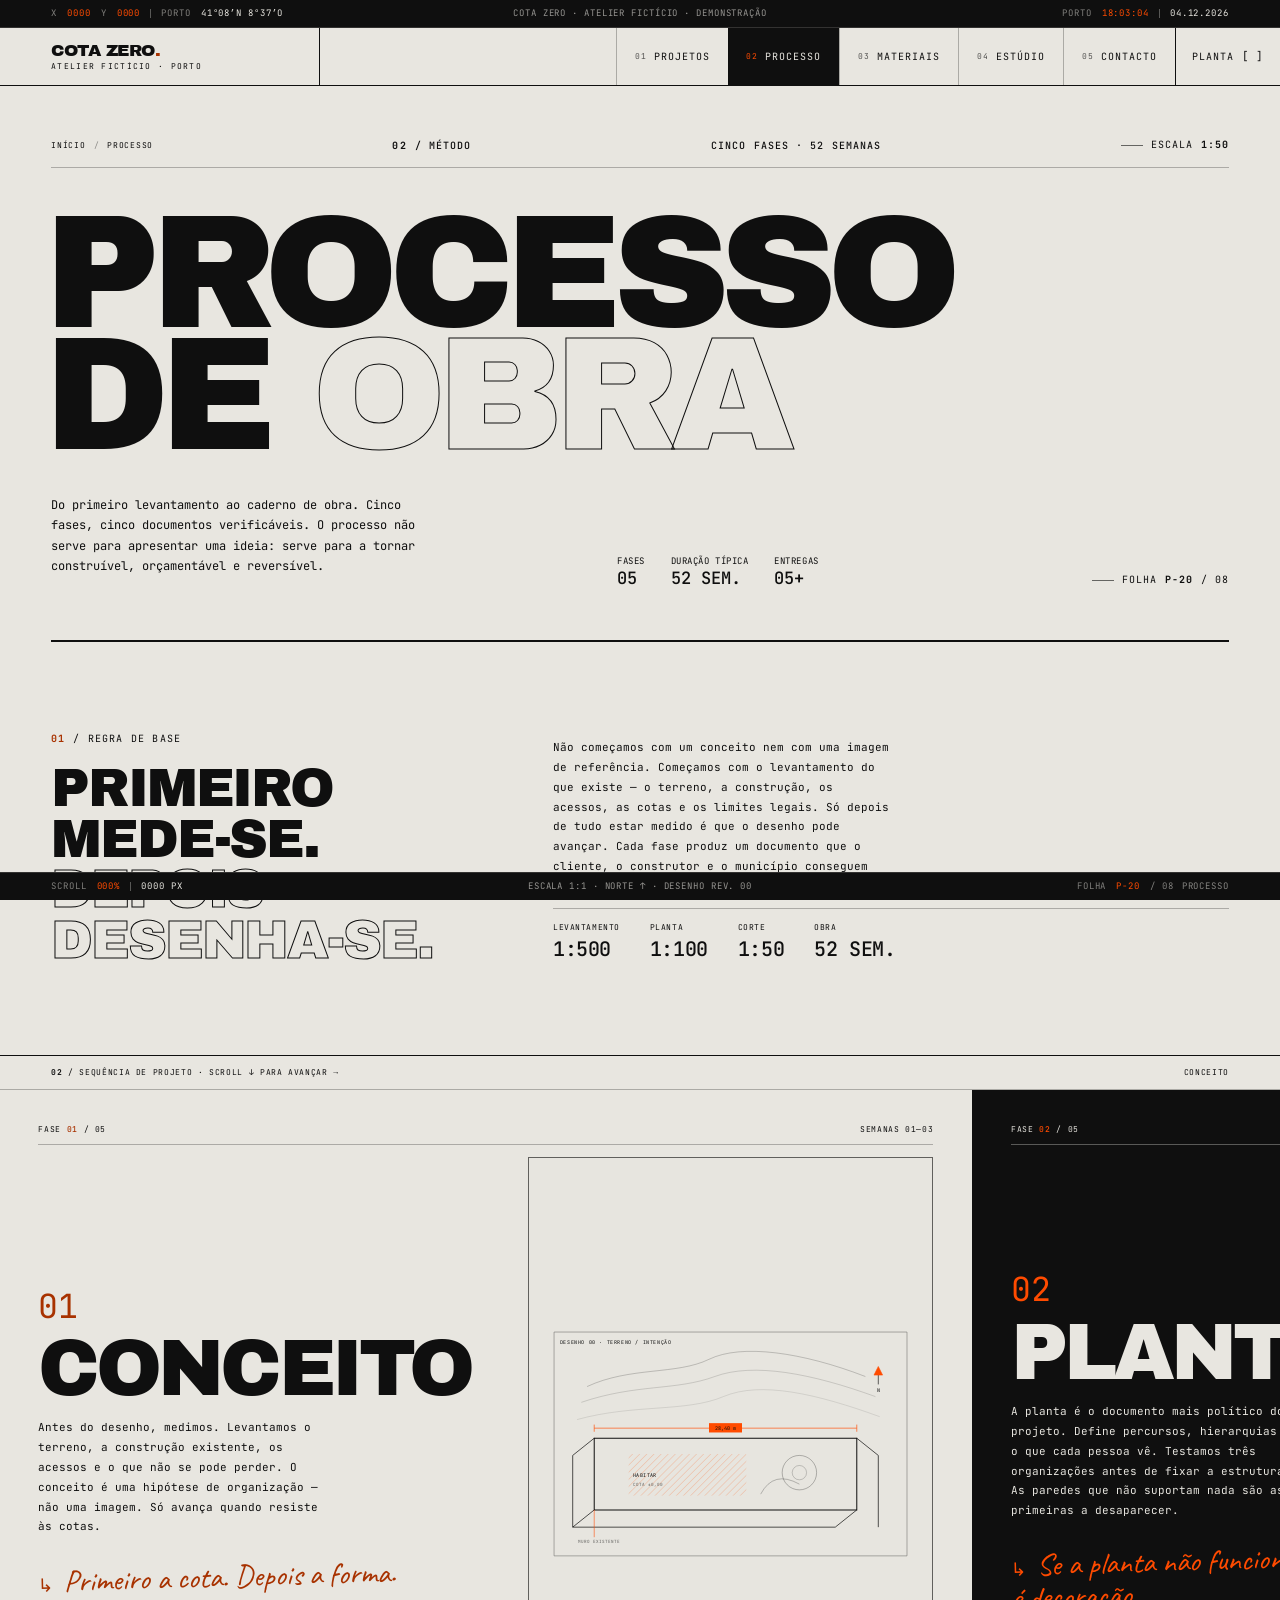
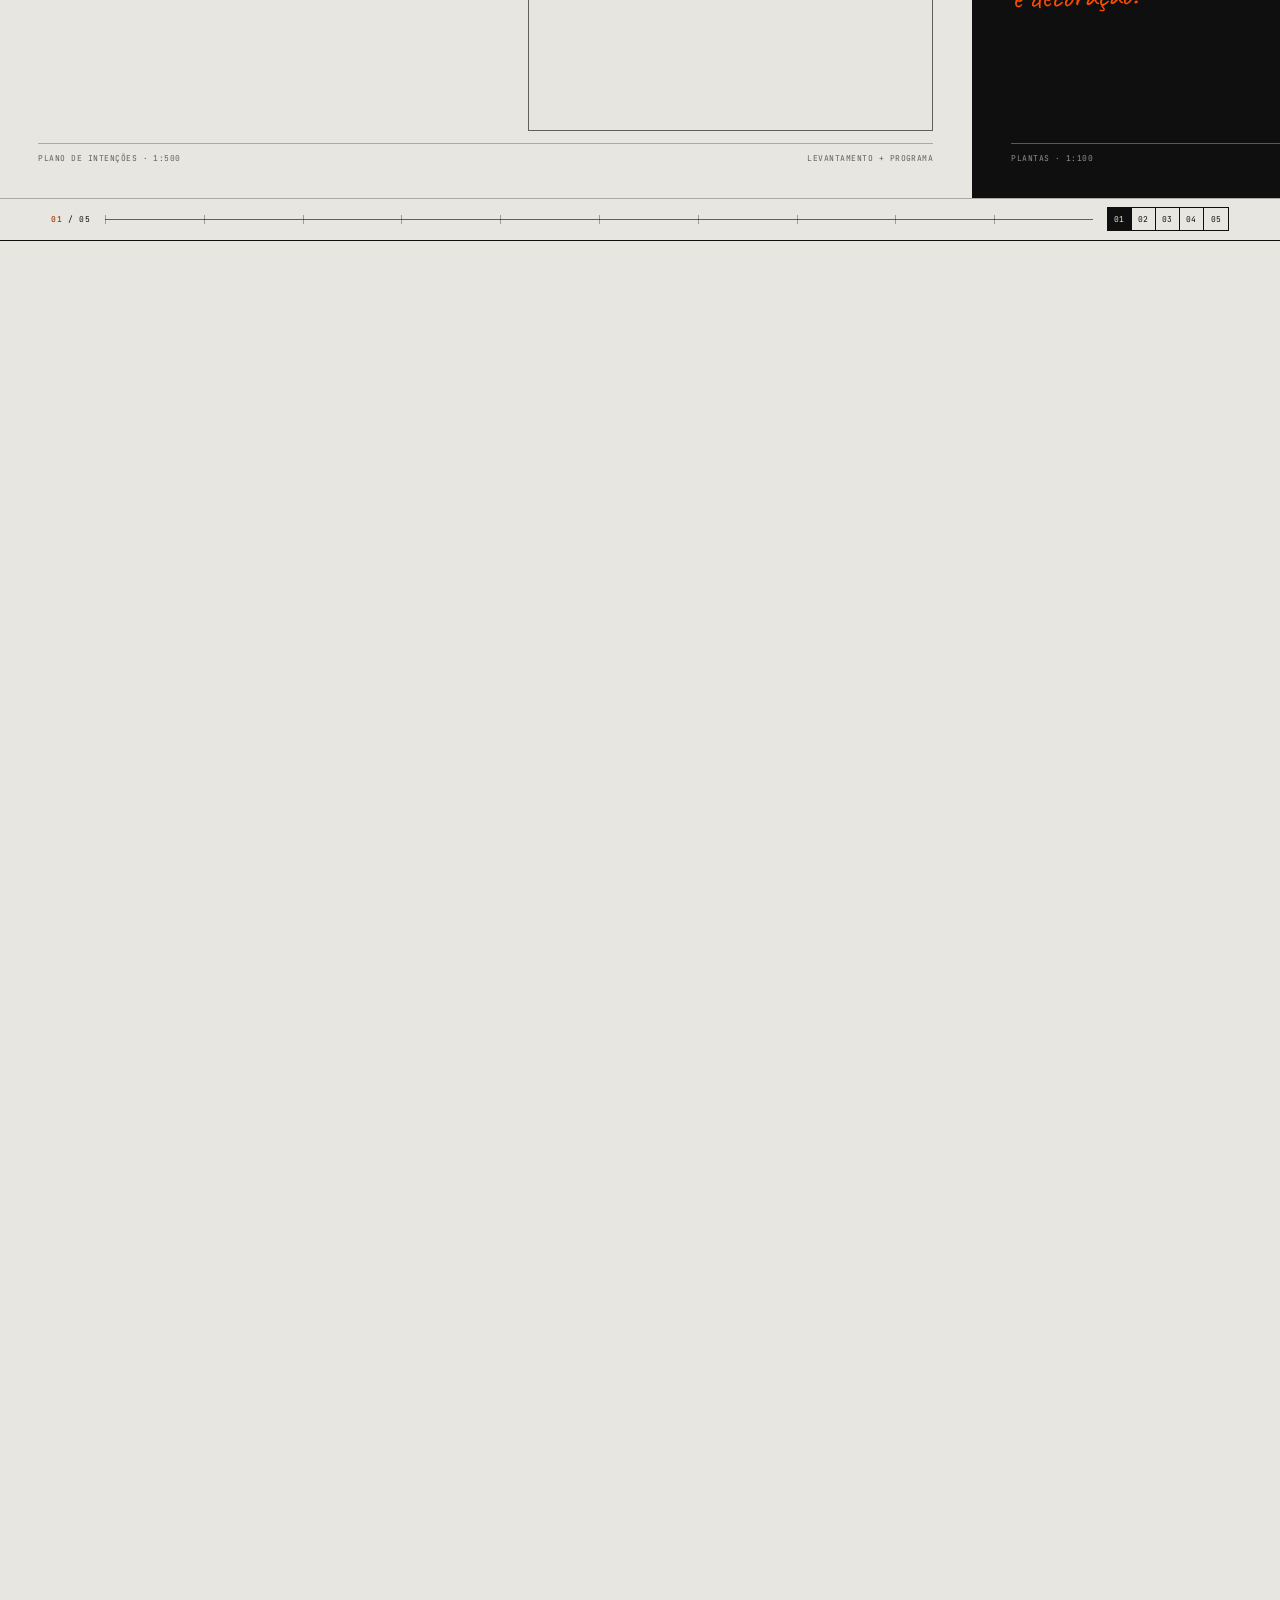
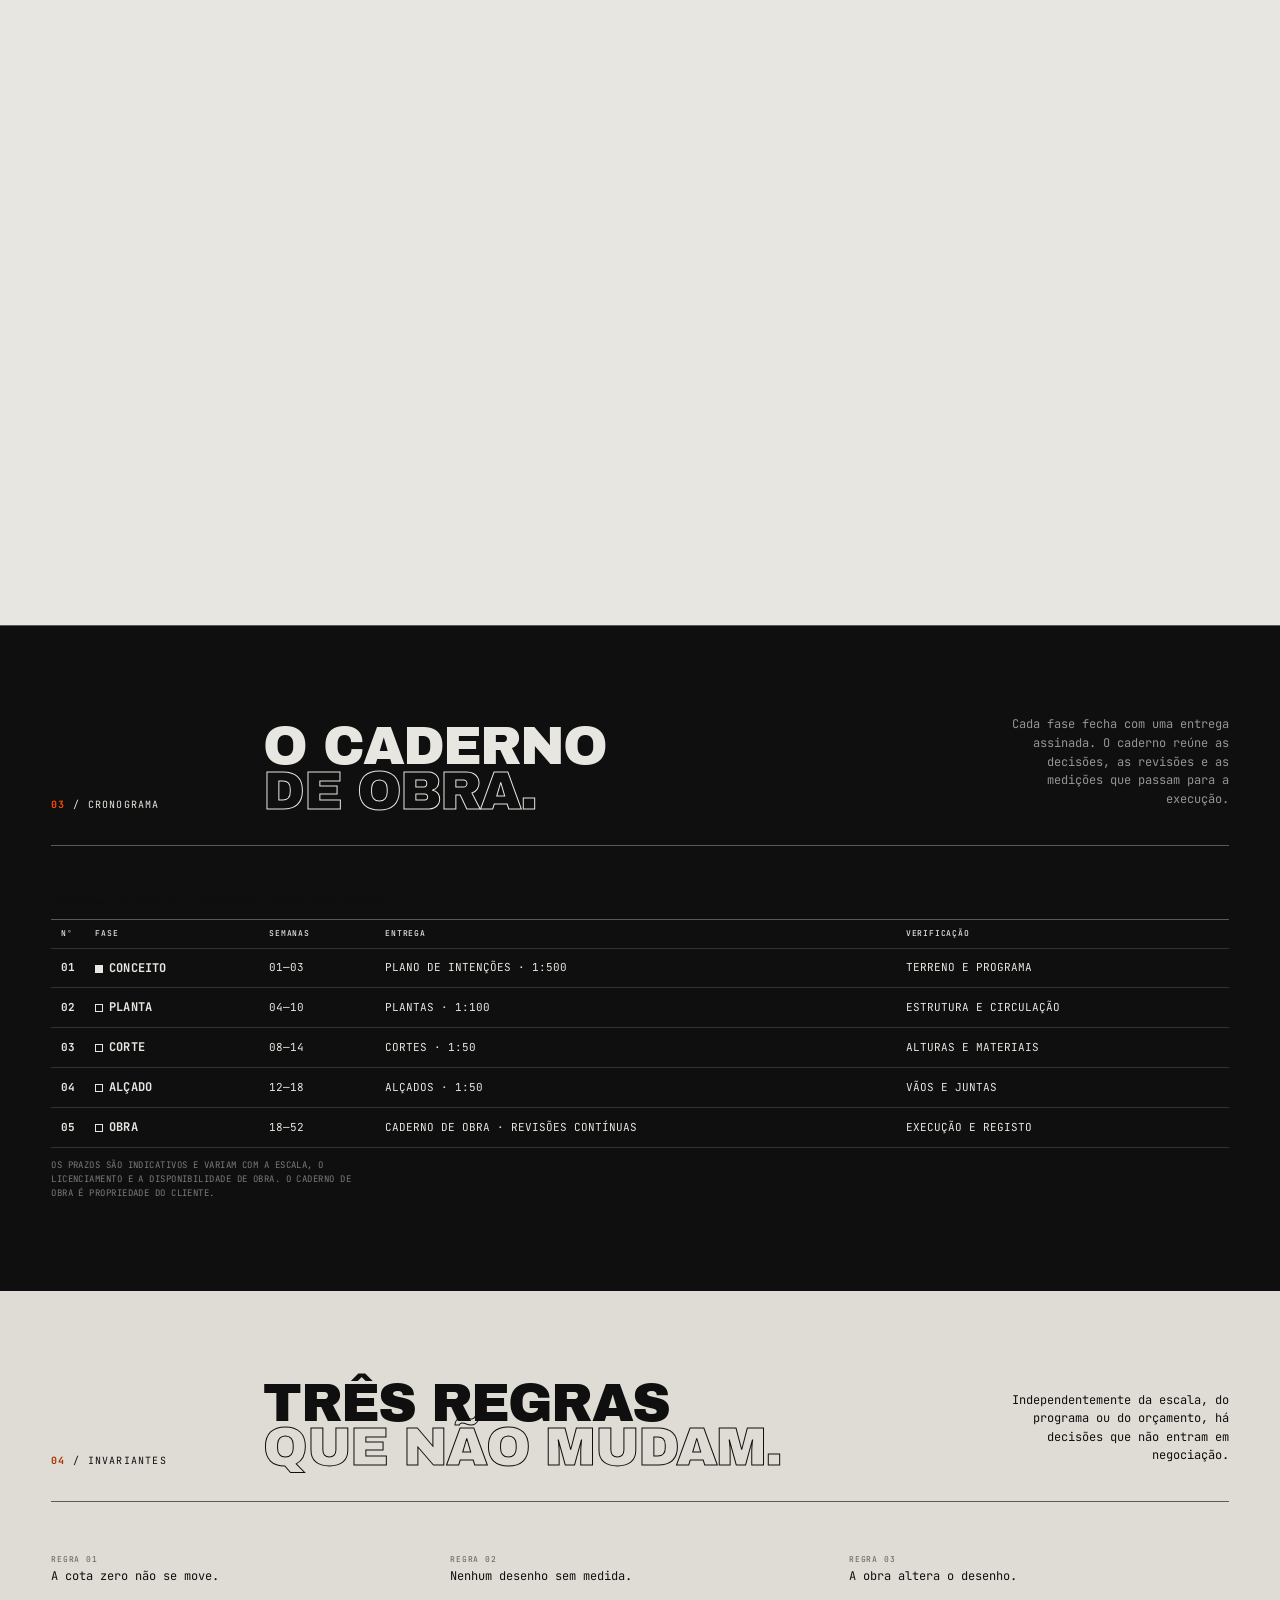
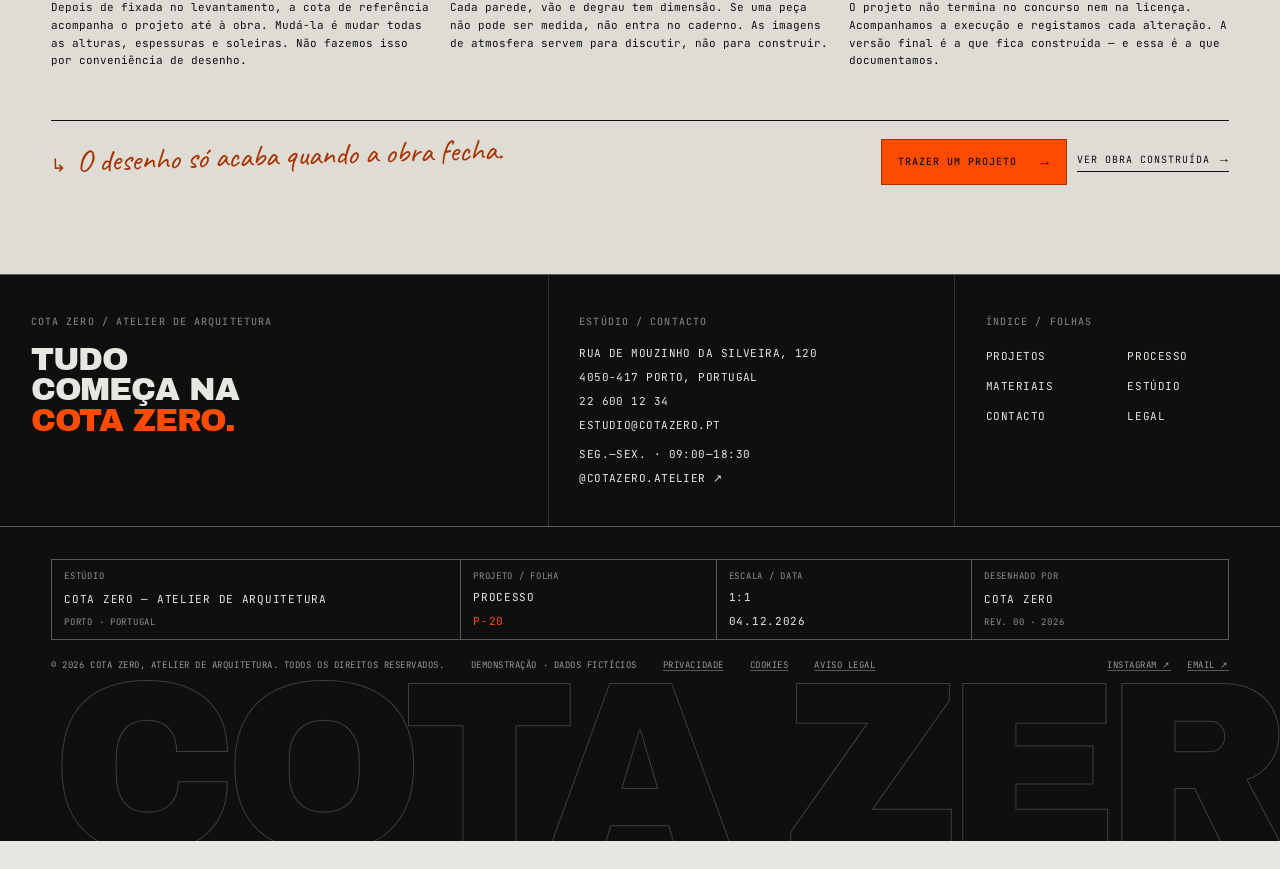
<file: processo.html>
<!DOCTYPE html>
<html lang="pt-PT">
<head>
  <meta charset="utf-8">
  <meta name="viewport" content="width=device-width, initial-scale=1">
  <title>Processo — Cota Zero, Atelier de Arquitetura</title>
  <meta name="description" content="Cinco fases, cinco documentos verificáveis. Do levantamento à obra: conceito, planta, corte, alçado e caderno de obra. Um método medido, sem atalhos.">
  <meta name="author" content="Cota Zero, Atelier de Arquitetura">
  <meta name="theme-color" content="#E8E6E0">
  <link rel="icon" href="favicon.svg" type="image/svg+xml">
  <link rel="canonical" href="https://cota-zero.vercel.app/processo.html">
  
  <link rel="icon" href="svg/favicon.svg" type="image/svg+xml">
  <link rel="apple-touch-icon" href="svg/favicon.svg">

  <meta property="og:type" content="website">
  <meta property="og:site_name" content="Cota Zero, Atelier de Arquitetura">
  <meta property="og:locale" content="pt_PT">
  <meta property="og:title" content="Processo — Cota Zero, Atelier de Arquitetura">
  <meta property="og:description" content="Cinco fases, cinco documentos verificáveis. Do levantamento à obra: conceito, planta, corte, alçado e caderno de obra. Um método medido, sem atalhos.">
  <meta property="og:url" content="https://cota-zero.vercel.app/processo.html">
  <meta property="og:image" content="https://cota-zero.vercel.app/images/demo/photo-1503387762-592deb58ef4e-1200x630.webp">
  <meta property="og:image:alt" content="Fachada de edifício no centro do Porto, com janelas altas e pedra.">
  <meta name="twitter:card" content="summary_large_image">
  <meta name="twitter:title" content="Processo — Cota Zero, Atelier de Arquitetura">
  <meta name="twitter:description" content="Cinco fases, cinco documentos verificáveis. Do levantamento à obra: conceito, planta, corte, alçado e caderno de obra. Um método medido, sem atalhos.">
  <meta name="twitter:image" content="https://cota-zero.vercel.app/images/demo/photo-1503387762-592deb58ef4e-1200x630.webp">

  <link rel="preload" href="fonts/archivo-black-latin.woff2" as="font" type="font/woff2" crossorigin>
  <link rel="preload" href="fonts/jetbrains-mono-latin.woff2" as="font" type="font/woff2" crossorigin>
  <link rel="stylesheet" href="css/style.css">
  <link rel="stylesheet" href="css/components.css">
  <script type="application/ld+json">{"@context":"https://schema.org","@type":"HowTo","name":"Processo de projeto da Cota Zero","description":"Método de projeto em cinco fases, do levantamento ao caderno de obra.","url":"https://cota-zero.vercel.app/processo.html","inLanguage":"pt-PT","totalTime":"P52W","step":[{"@type":"HowToStep","position":1,"name":"Conceito","text":"Plano de intenções à escala 1:500, com terreno e programa."},{"@type":"HowToStep","position":2,"name":"Planta","text":"Plantas à escala 1:100, com estrutura e circulação."},{"@type":"HowToStep","position":3,"name":"Corte","text":"Cortes à escala 1:50, com alturas e materiais."},{"@type":"HowToStep","position":4,"name":"Alçado","text":"Alçados à escala 1:50, com vãos e juntas."},{"@type":"HowToStep","position":5,"name":"Obra","text":"Caderno de obra e revisões contínuas durante a execução."}]}</script>
</head>
<body class="page" data-page="processo" data-sheet="P-20" data-sheet-name="Processo">
  <a class="skip-link" href="#conteudo">Saltar para o conteúdo</a>
  <noscript><div class="noscript"><strong>JavaScript desativado.</strong> O índice de projetos, os desenhos e o formulário precisam de JavaScript. Ative-o para ver a folha completa; o restante conteúdo continua legível.</div></noscript>

  <div class="rail rail--top" aria-hidden="true">
    <div class="rail__group">
      <span class="rail__k">X</span><span class="rail__v" data-coord-x>0000</span>
      <span class="rail__k rail__coords-y">Y</span><span class="rail__v rail__coords-y" data-coord-y>0000</span>
      <span class="rail__sep"></span>
      <span class="rail__k">Porto</span><span>41°08′N 8°37′O</span>
    </div>
    <div class="rail__center">Cota Zero · Atelier fictício · Demonstração</div>
    <div class="rail__group rail__group--right">
      <span class="rail__k">Porto</span><time class="rail__v" data-clock>00:00:00</time>
      <span class="rail__sep"></span><span class="rail__date" data-date>22.10.2026</span>
    </div>
  </div>

  <header class="site-header">
    <a class="brand" href="index.html">
      <span class="brand__name">COTA ZERO<span>.</span></span>
      <span class="brand__sub">Atelier fictício · Porto</span>
    </a>
    <nav class="site-nav" aria-label="Navegação principal">
      <a href="projetos.html" data-route="projetos"><span class="nav__num">01</span>Projetos</a>
      <a href="processo.html" data-route="processo"><span class="nav__num">02</span>Processo</a>
      <a href="materiais.html" data-route="materiais"><span class="nav__num">03</span>Materiais</a>
      <a href="estudio.html" data-route="estudio"><span class="nav__num">04</span>Estúdio</a>
      <a href="contacto.html" data-route="contacto"><span class="nav__num">05</span>Contacto</a>
    </nav>
    <div class="header-tools">
      <button type="button" class="plan-toggle" data-plan-toggle aria-pressed="false" aria-controls="planta" title="Alternar grelha de planta (G)">
        <span>Planta</span><span class="plan-toggle__mark" aria-hidden="true">[ ]</span>
      </button>
      <button type="button" class="menu-toggle" data-menu-toggle aria-expanded="false" aria-controls="menu">
        <span class="menu-toggle__open">Índice +</span><span class="menu-toggle__close">Fechar ×</span>
      </button>
    </div>
  </header>

  <div class="menu" id="menu" role="dialog" aria-modal="true" aria-label="Índice do site" aria-hidden="true" inert>
    <div class="menu__bar">
      <span class="micro">Cota Zero · Índice</span>
      <button type="button" class="menu__close" data-menu-close>Fechar <span aria-hidden="true">×</span></button>
    </div>
    <nav class="menu__nav" aria-label="Navegação móvel">
      <a href="index.html" data-route="index"><span class="menu__num">00</span>Início</a>
      <a href="projetos.html" data-route="projetos"><span class="menu__num">01</span>Projetos</a>
      <a href="processo.html" data-route="processo"><span class="menu__num">02</span>Processo</a>
      <a href="materiais.html" data-route="materiais"><span class="menu__num">03</span>Materiais</a>
      <a href="estudio.html" data-route="estudio"><span class="menu__num">04</span>Estúdio</a>
      <a href="contacto.html" data-route="contacto"><span class="menu__num">05</span>Contacto</a>
      <a href="legal.html" data-route="legal"><span class="menu__num">06</span>Legal</a>
    </nav>
    <div class="menu__foot">
      <div>Rua de Mouzinho da Silveira, 120<br>4050-417 Porto<br><a href="tel:+351226001234">22 600 12 34</a></div>
      <div><a href="mailto:estudio@cotazero.pt">estudio@cotazero.pt</a><br><a href="https://instagram.com/cotazero.atelier" target="_blank" rel="noopener">@cotazero.atelier ↗</a><br><span>41°08′N · 8°37′O</span></div>
    </div>
  </div>

  <main id="conteudo">
    <header class="page-head container" data-sheet="P-20" data-sheet-name="Processo">
      <div class="page-head__meta">
        <nav aria-label="Migalhas">
          <ol class="breadcrumb">
            <li><a href="index.html">Início</a></li>
            <li aria-current="page">Processo</li>
          </ol>
        </nav>
        <span class="micro"><b>02</b> / Método</span>
        <span class="micro hero__meta-hide">Cinco fases · 52 semanas</span>
        <span class="sheet-label">Escala <b>1:50</b></span>
      </div>

      <h1 class="page-head__title">PROCESSO<br>DE <span class="outline">OBRA</span></h1>

      <div class="page-head__foot">
        <p class="page-head__lead">Do primeiro levantamento ao caderno de obra. Cinco fases, cinco documentos verificáveis. O processo não serve para apresentar uma ideia: serve para a tornar construível, orçamentável e reversível.</p>
        <div class="page-head__data">
          <span>Fases <b>05</b></span>
          <span>Duração típica <b>52 sem.</b></span>
          <span>Entregas <b>05+</b></span>
        </div>
        <span class="sheet-label">Folha <b>P-20</b> / 08</span>
      </div>
    </header>

    <section class="section container" data-sheet="P-21" data-sheet-name="Método">
      <div class="process-intro">
        <div>
          <div class="section__index"><b>01</b> / Regra de base</div>
          <p class="statement" style="margin-top:16px;font-size:clamp(1.8rem,4.2vw,4.2rem);">Primeiro<br>mede-se.<br><span class="outline">Depois desenha-se.</span></p>
        </div>
        <div>
          <p class="process-intro__note">Não começamos com um conceito nem com uma imagem de referência. Começamos com o levantamento do que existe — o terreno, a construção, os acessos, as cotas e os limites legais. Só depois de tudo estar medido é que o desenho pode avançar. Cada fase produz um documento que o cliente, o construtor e o município conseguem ler.</p>
          <div class="process-intro__data">
            <span>Levantamento <b>1:500</b></span>
            <span>Planta <b>1:100</b></span>
            <span>Corte <b>1:50</b></span>
            <span>Obra <b>52 sem.</b></span>
          </div>
        </div>
      </div>
    </section>

    <section class="process-h" data-horizontal data-sheet="P-22" data-sheet-name="Sequência de projeto">
      <div class="process-h__sticky">
        <div class="process-h__head">
          <span><b>02</b> / Sequência de projeto · scroll ↓ para avançar →</span>
          <span data-horizontal-status>Conceito</span>
        </div>
        <div class="process-h__track" data-horizontal-track></div>
        <div class="process-h__foot">
          <span class="process-h__count" data-horizontal-count><b>01</b> / 05</span>
          <span class="process-h__progress" aria-hidden="true"><i data-horizontal-progress></i></span>
          <span class="process-h__jump" data-horizontal-jumps role="group" aria-label="Ir para uma fase do processo"></span>
        </div>
      </div>
    </section>

    <section class="section section--dark" data-sheet="P-23" data-sheet-name="Caderno de obra">
      <div class="container">
        <div class="section__head">
          <div class="section__index"><b>03</b> / Cronograma</div>
          <div class="section__title">
            <div class="section__title-row">
              <h2>O caderno<br><span class="outline">de obra.</span></h2>
              <p class="section__aside" style="color:rgba(232,230,224,.62);">Cada fase fecha com uma entrega assinada. O caderno reúne as decisões, as revisões e as medições que passam para a execução.</p>
            </div>
          </div>
        </div>

        <div class="table-wrap">
          <table class="data-table data-table--stack phases-table">
            <caption>Cronograma de projeto · cinco fases e respetivas entregas</caption>
            <thead>
              <tr>
                <th scope="col">Nº</th>
                <th scope="col">Fase</th>
                <th scope="col">Semanas</th>
                <th scope="col">Entrega</th>
                <th scope="col">Verificação</th>
              </tr>
            </thead>
            <tbody>
              <tr>
                <td class="td-code" data-label="Nº">01</td>
                <td class="td-name" data-label="Fase"><span class="phase-dot is-full" aria-hidden="true"></span>Conceito</td>
                <td data-label="Semanas">01—03</td>
                <td data-label="Entrega">Plano de intenções · 1:500</td>
                <td data-label="Verificação">Terreno e programa</td>
              </tr>
              <tr>
                <td class="td-code" data-label="Nº">02</td>
                <td class="td-name" data-label="Fase"><span class="phase-dot" aria-hidden="true"></span>Planta</td>
                <td data-label="Semanas">04—10</td>
                <td data-label="Entrega">Plantas · 1:100</td>
                <td data-label="Verificação">Estrutura e circulação</td>
              </tr>
              <tr>
                <td class="td-code" data-label="Nº">03</td>
                <td class="td-name" data-label="Fase"><span class="phase-dot" aria-hidden="true"></span>Corte</td>
                <td data-label="Semanas">08—14</td>
                <td data-label="Entrega">Cortes · 1:50</td>
                <td data-label="Verificação">Alturas e materiais</td>
              </tr>
              <tr>
                <td class="td-code" data-label="Nº">04</td>
                <td class="td-name" data-label="Fase"><span class="phase-dot" aria-hidden="true"></span>Alçado</td>
                <td data-label="Semanas">12—18</td>
                <td data-label="Entrega">Alçados · 1:50</td>
                <td data-label="Verificação">Vãos e juntas</td>
              </tr>
              <tr>
                <td class="td-code" data-label="Nº">05</td>
                <td class="td-name" data-label="Fase"><span class="phase-dot" aria-hidden="true"></span>Obra</td>
                <td data-label="Semanas">18—52</td>
                <td data-label="Entrega">Caderno de obra · revisões contínuas</td>
                <td data-label="Verificação">Execução e registo</td>
              </tr>
            </tbody>
          </table>
        </div>
        <p class="table-note" style="color:rgba(232,230,224,.5);">Os prazos são indicativos e variam com a escala, o licenciamento e a disponibilidade de obra. O caderno de obra é propriedade do cliente.</p>
      </div>
    </section>

    <section class="section section--paper-2" data-sheet="P-24" data-sheet-name="Regras de obra">
      <div class="container">
        <div class="section__head">
          <div class="section__index"><b>04</b> / Invariantes</div>
          <div class="section__title">
            <div class="section__title-row">
              <h2>Três regras<br><span class="outline">que não mudam.</span></h2>
              <p class="section__aside">Independentemente da escala, do programa ou do orçamento, há decisões que não entram em negociação.</p>
            </div>
          </div>
        </div>
        <div class="grid-12">
          <div class="col-4">
            <div class="data-pair"><span class="data-pair__k">Regra 01</span><span class="data-pair__v h3">A cota zero não se move.</span></div>
            <p class="prose" style="margin-top:14px;font-size:11px;">Depois de fixada no levantamento, a cota de referência acompanha o projeto até à obra. Mudá-la é mudar todas as alturas, espessuras e soleiras. Não fazemos isso por conveniência de desenho.</p>
          </div>
          <div class="col-4">
            <div class="data-pair"><span class="data-pair__k">Regra 02</span><span class="data-pair__v h3">Nenhum desenho sem medida.</span></div>
            <p class="prose" style="margin-top:14px;font-size:11px;">Cada parede, vão e degrau tem dimensão. Se uma peça não pode ser medida, não entra no caderno. As imagens de atmosfera servem para discutir, não para construir.</p>
          </div>
          <div class="col-4">
            <div class="data-pair"><span class="data-pair__k">Regra 03</span><span class="data-pair__v h3">A obra altera o desenho.</span></div>
            <p class="prose" style="margin-top:14px;font-size:11px;">O projeto não termina no concurso nem na licença. Acompanhamos a execução e registamos cada alteração. A versão final é a que fica construída — e essa é a que documentamos.</p>
          </div>
        </div>
        <div class="studio-cta">
          <p class="phase__note" style="margin:0;max-width:34ch;">O desenho só acaba quando a obra fecha.</p>
          <div class="ds-row">
            <a class="btn btn--signal" href="contacto.html">Trazer um projeto <span class="btn__arrow" aria-hidden="true">→</span></a>
            <a class="arrow-link" href="projetos.html">Ver obra construída</a>
          </div>
        </div>
      </div>
    </section>
  </main>

  <footer class="site-footer">
    <div class="footer__top">
      <div class="footer__cell">
        <div class="micro footer__label">Cota Zero / Atelier de Arquitetura</div>
        <p class="footer__claim">Tudo começa na <span>cota zero.</span></p>
      </div>
      <div class="footer__cell">
        <div class="micro footer__label">Estúdio / Contacto</div>
        <address class="footer__list">
          <span>Rua de Mouzinho da Silveira, 120</span>
          <span>4050-417 Porto, Portugal</span>
          <a href="tel:+351226001234">22 600 12 34</a>
          <a href="mailto:estudio@cotazero.pt">estudio@cotazero.pt</a>
        </address>
        <div class="footer__list" style="margin-top:12px;">
          <span>Seg.—Sex. · 09:00—18:30</span>
          <a href="https://instagram.com/cotazero.atelier" target="_blank" rel="noopener">@cotazero.atelier ↗</a>
        </div>
      </div>
      <div class="footer__cell">
        <div class="micro footer__label">Índice / Folhas</div>
        <nav class="footer__nav" aria-label="Navegação de rodapé">
          <a href="projetos.html">Projetos</a>
          <a href="processo.html">Processo</a>
          <a href="materiais.html">Materiais</a>
          <a href="estudio.html">Estúdio</a>
          <a href="contacto.html">Contacto</a>
          <a href="legal.html">Legal</a>
        </nav>
      </div>
    </div>

    <div class="stamp" role="group" aria-label="Carimbo de legenda">
      <div class="stamp__cell">
        <span class="stamp__k">Estúdio</span>
        <span class="stamp__v">Cota Zero — Atelier de Arquitetura</span>
        <span class="stamp__k">Porto · Portugal</span>
      </div>
      <div class="stamp__cell">
        <span class="stamp__k">Projeto / Folha</span>
        <span class="stamp__v" data-page-name>Folha</span>
        <span class="stamp__v stamp__v--signal" data-page-sheet>A-00</span>
      </div>
      <div class="stamp__cell">
        <span class="stamp__k">Escala / Data</span>
        <span class="stamp__v">1:1</span>
        <span class="stamp__v" data-stamp-date>22.10.2026</span>
      </div>
      <div class="stamp__cell">
        <span class="stamp__k">Desenhado por</span>
        <span class="stamp__v">Cota Zero</span>
        <span class="stamp__k">Rev. 00 · 2026</span>
      </div>
    </div>

    <div class="footer__meta">
      <span>© 2026 Cota Zero, Atelier de Arquitetura. Todos os direitos reservados.</span>
      <span>Demonstração · dados fictícios</span>
      <a href="legal.html#privacidade">Privacidade</a>
      <a href="legal.html#cookies">Cookies</a>
      <a href="legal.html#aviso">Aviso legal</a>
      <div class="footer__social">
        <a href="https://instagram.com/cotazero.atelier" target="_blank" rel="noopener">Instagram ↗</a>
        <a href="mailto:estudio@cotazero.pt">Email ↗</a>
      </div>
    </div>
    <div class="footer__word" aria-hidden="true">COTA ZERO</div>
  </footer>

  <div class="rail rail--bottom" aria-hidden="true">
    <div class="rail__group">
      <span class="rail__k">Scroll</span><span class="rail__v" data-scroll-pct>000%</span>
      <span class="rail__sep"></span><span class="rail__scroll-px"><span data-scroll-px>0000</span> PX</span>
    </div>
    <div class="rail__center">Escala 1:1 · Norte ↑ · Desenho rev. 00</div>
    <div class="rail__group rail__group--right">
      <span class="rail__k">Folha</span><span class="rail__v" data-sheet>A-00</span>
      <span class="rail__sheet"><span class="rail__k">/ 08</span><span class="rail__sheet-name" data-sheet-name>Folha</span></span>
    </div>
  </div>

  <div class="planta" id="planta" aria-hidden="true">
    <div class="planta__inner">
      <div class="planta__cols" data-planta-cols></div>
      <svg class="planta__marks" data-planta-marks aria-hidden="true"></svg>
      <div class="planta__topdim" data-planta-topdim></div>
      <div class="planta__hint">Planta <b>on</b> · G para fechar · 12 colunas</div>
    </div>
  </div>

  <script type="module" src="js/main.js"></script>

</body>
</html>
</file>
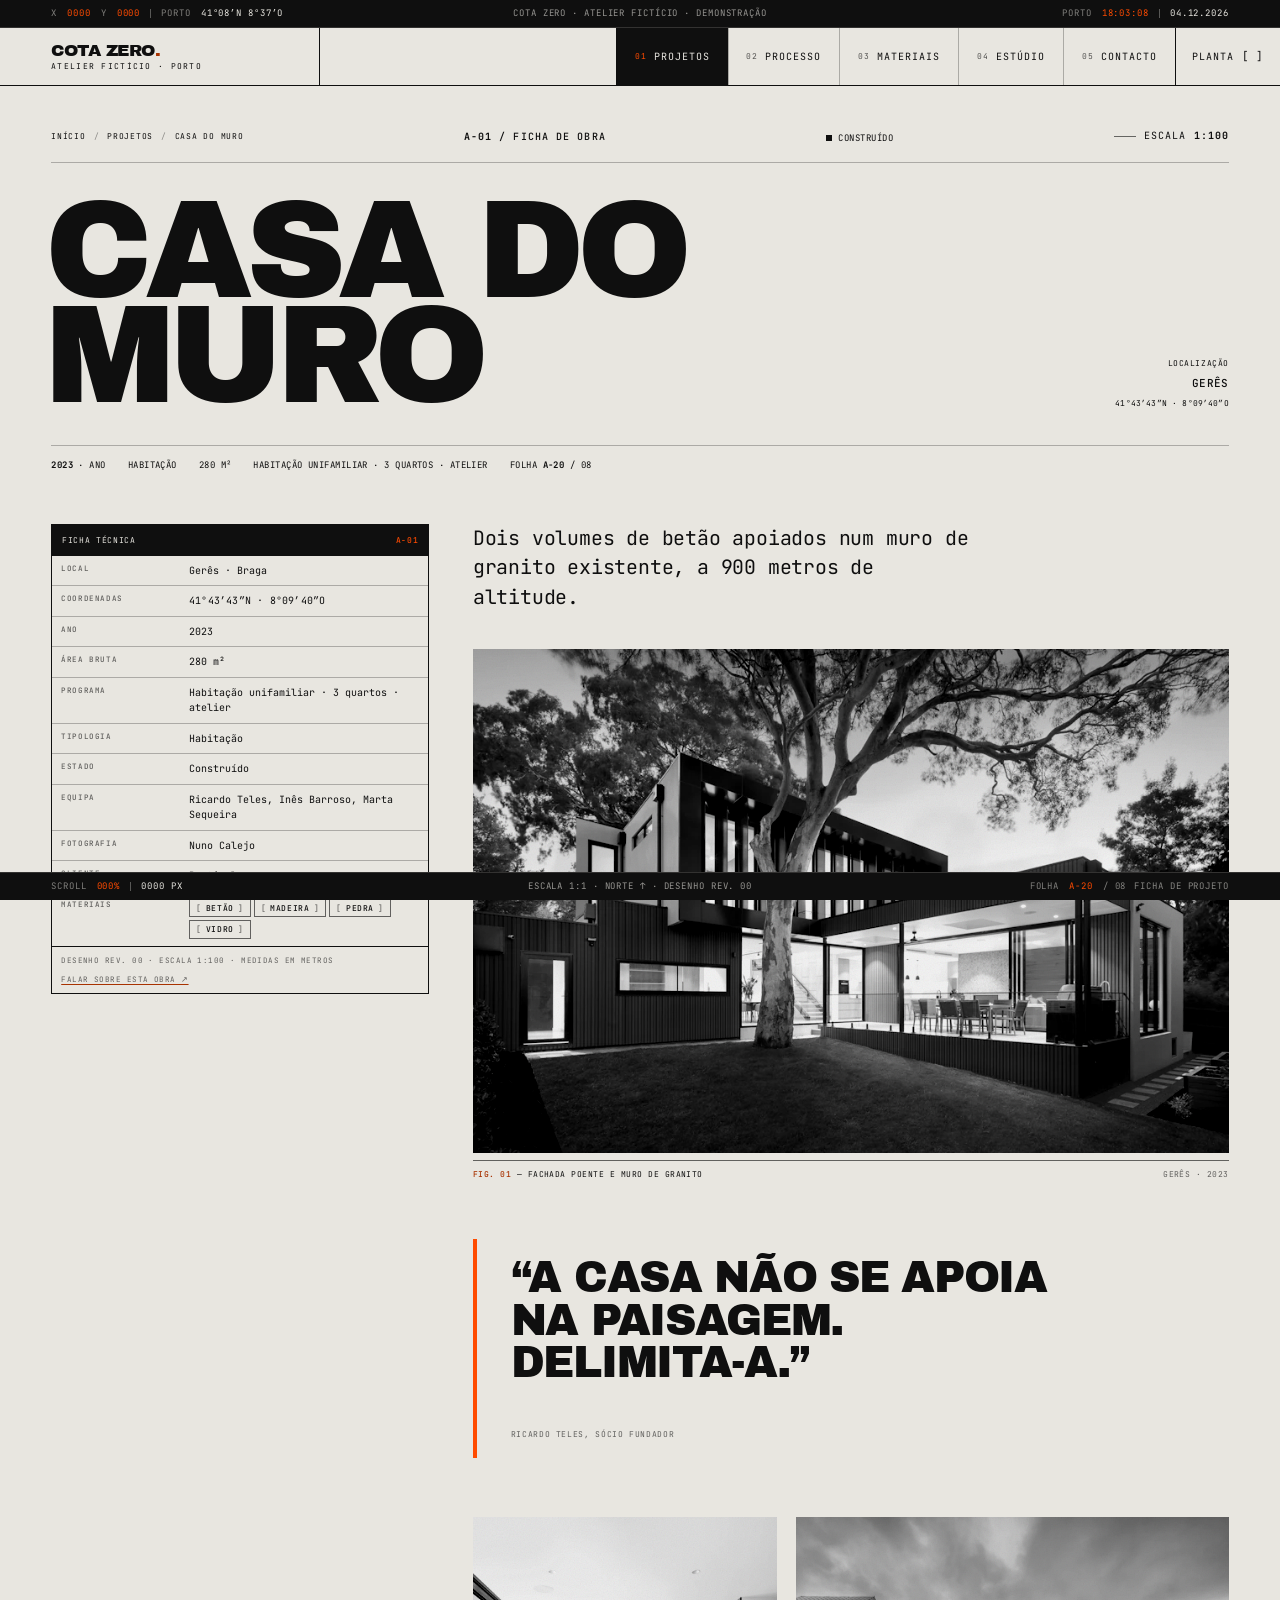
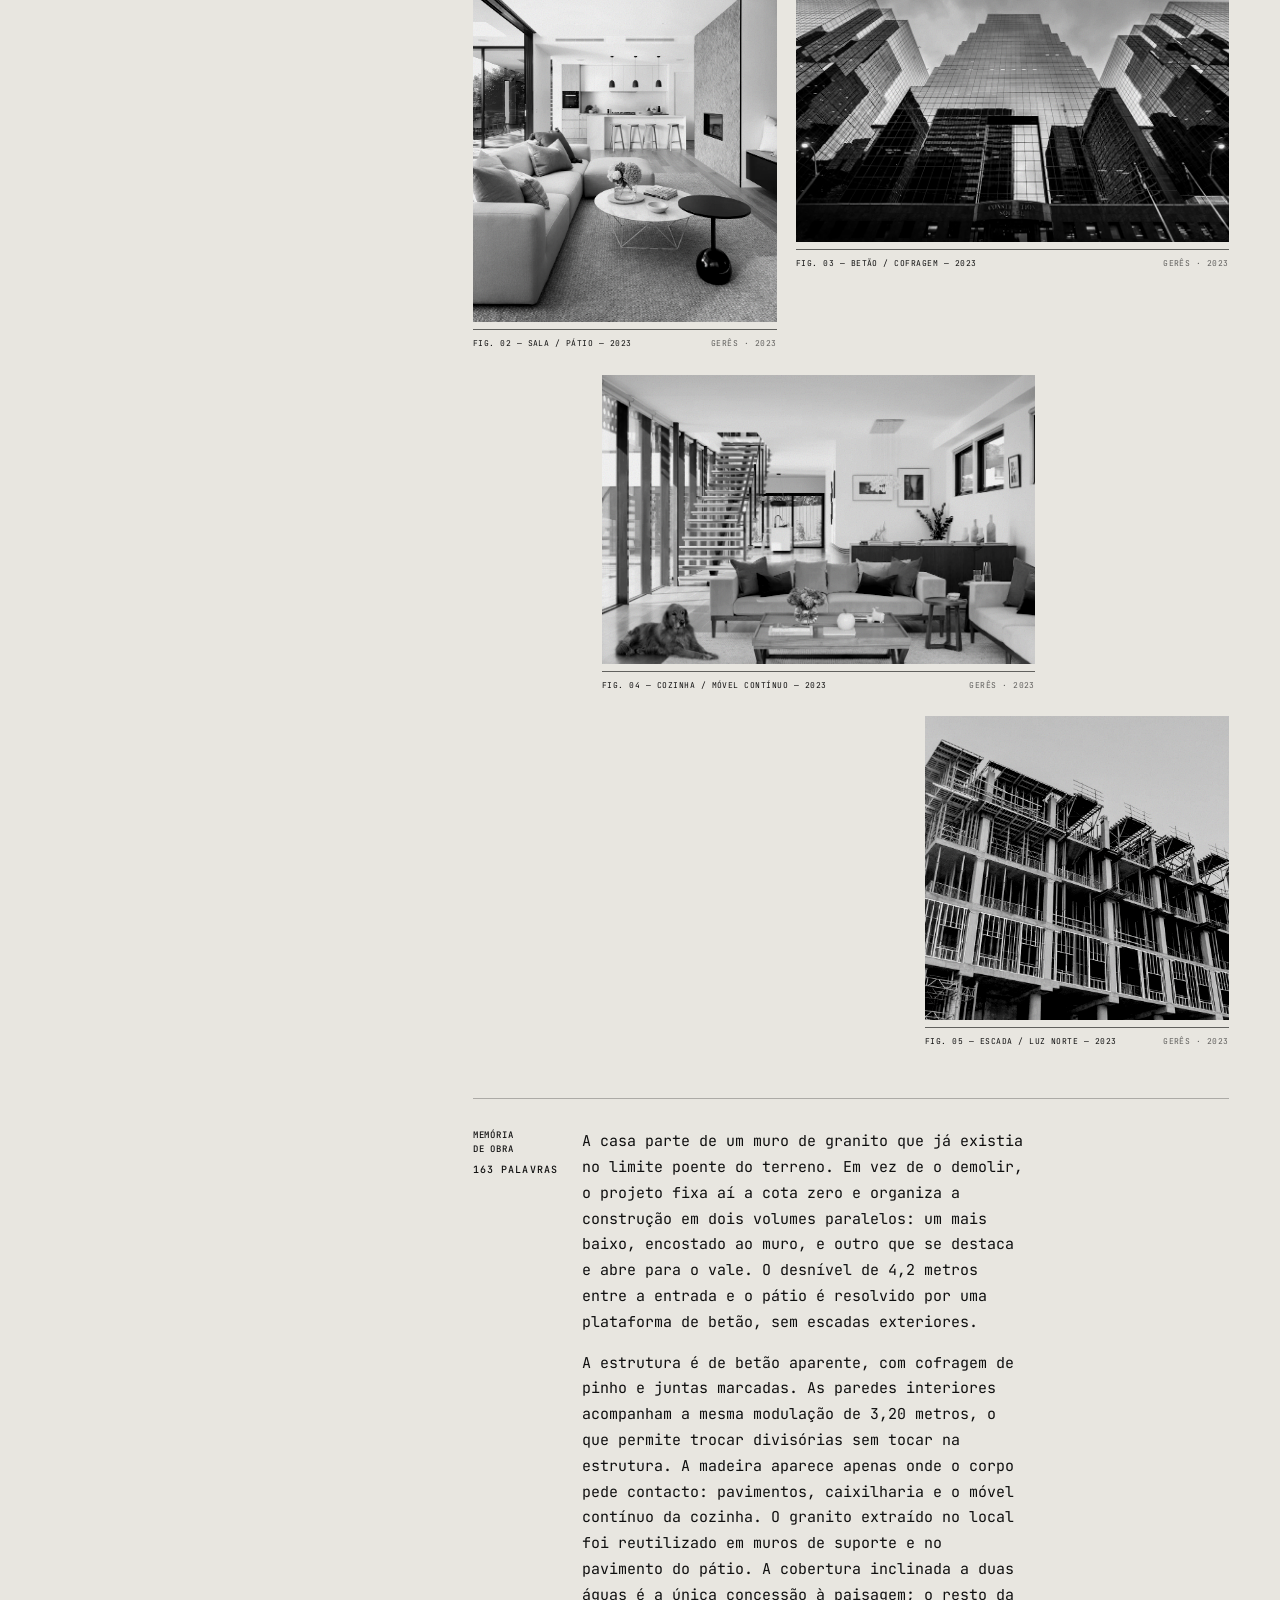
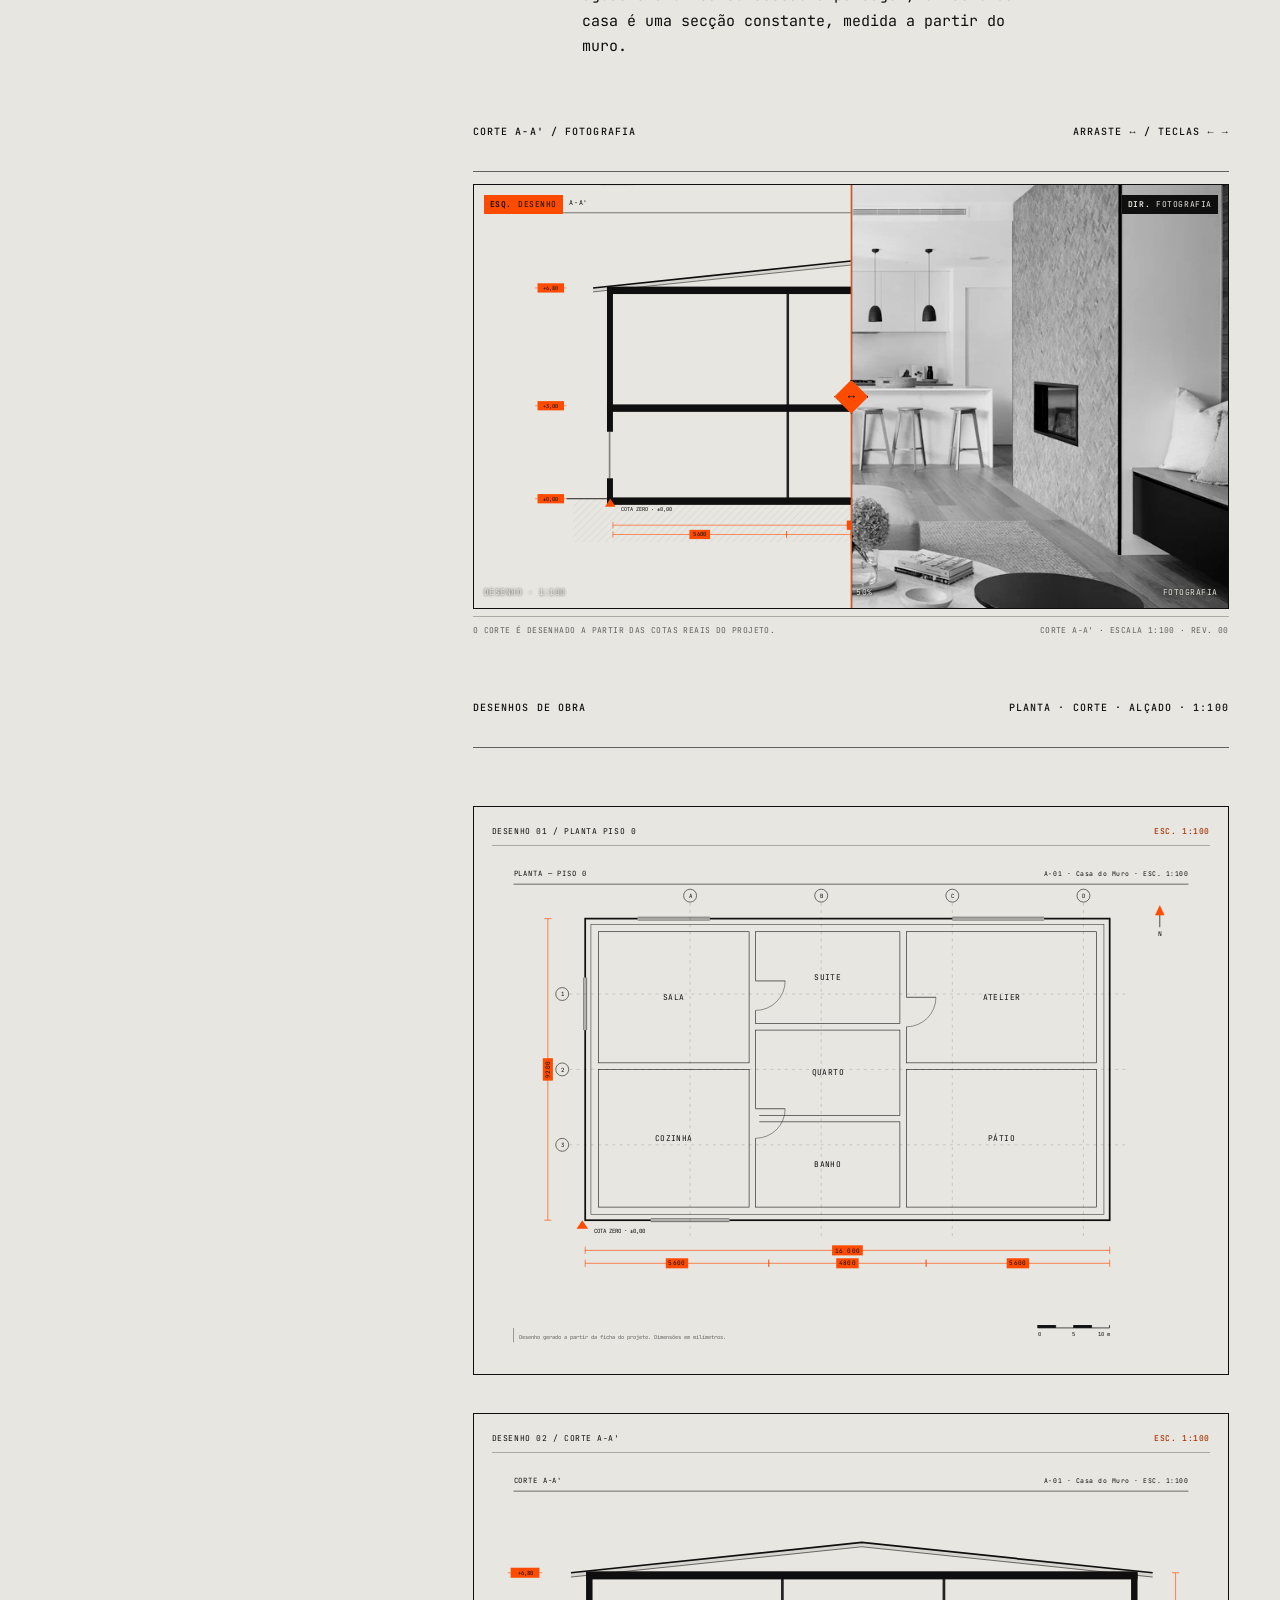
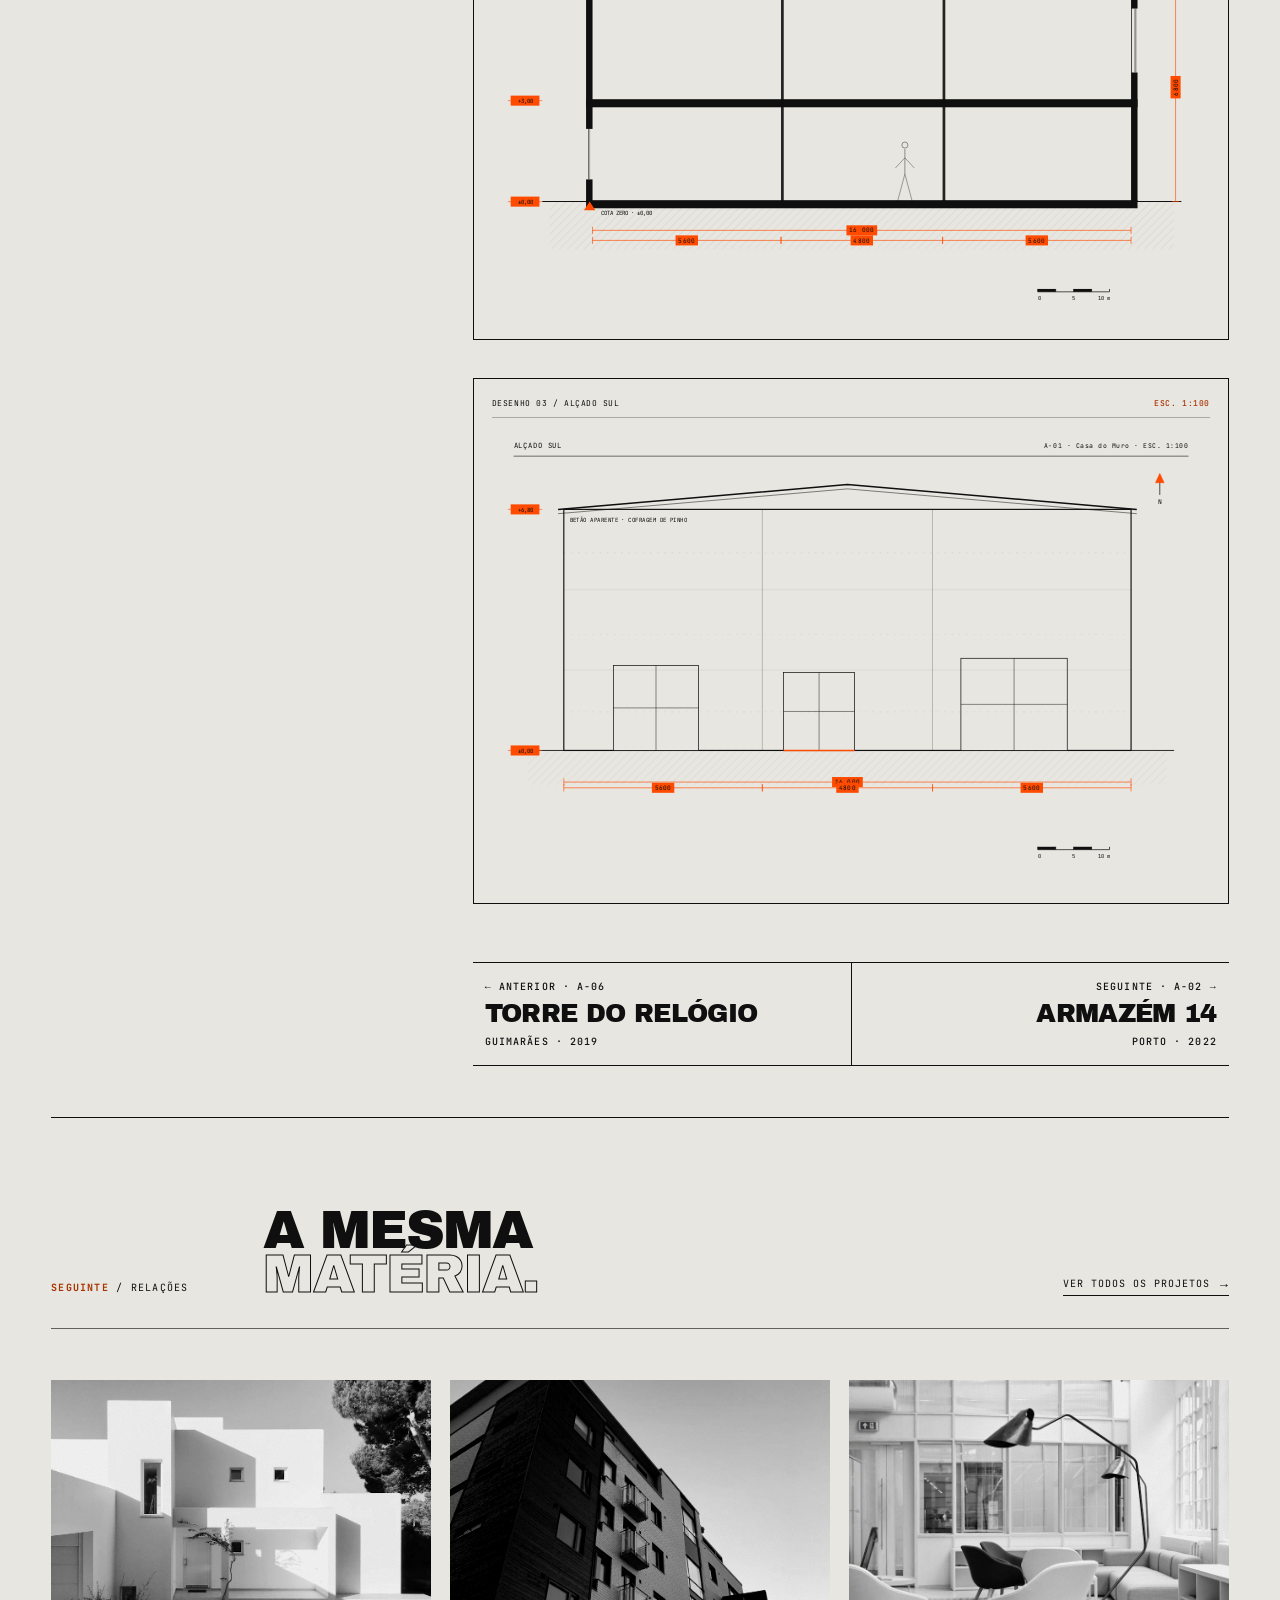
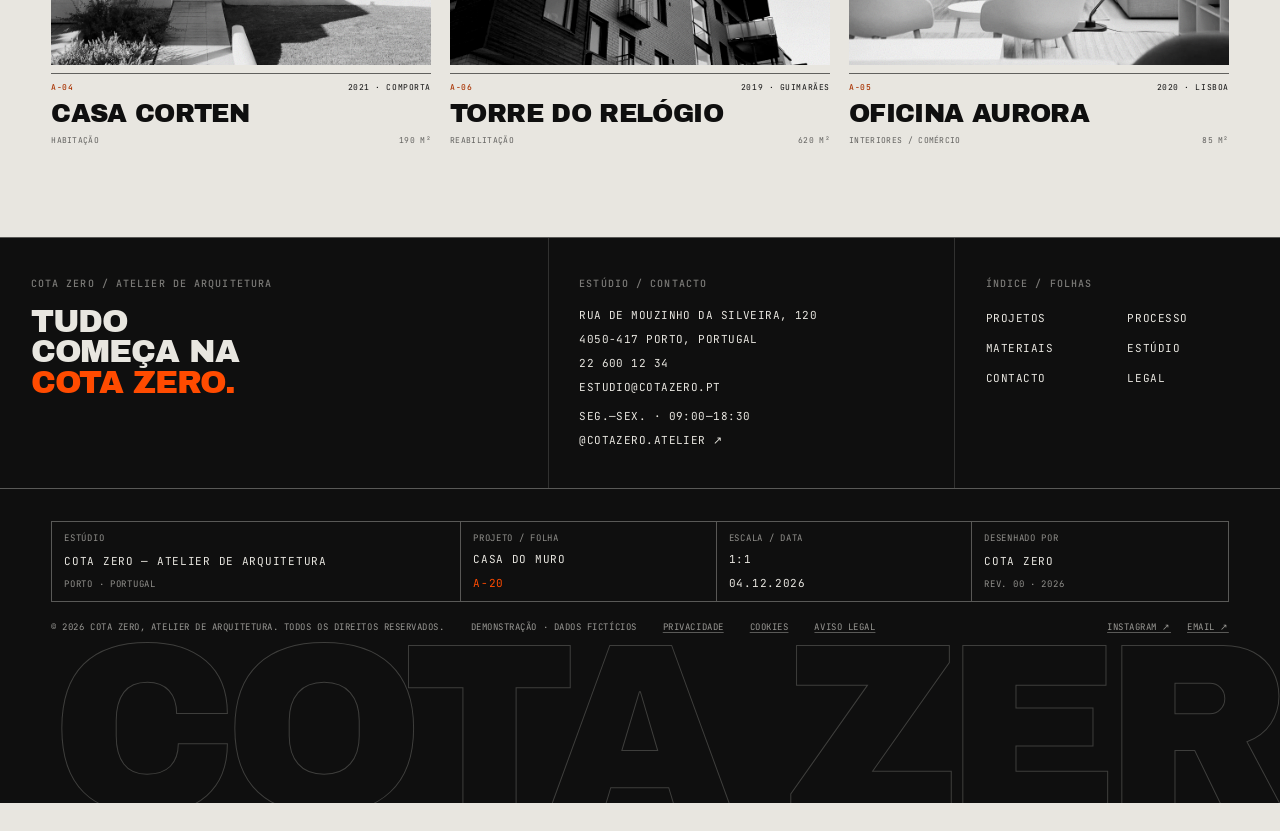
<file: projeto.html>
<!DOCTYPE html>
<html lang="pt-PT">
<head>
  <meta charset="utf-8">
  <meta name="viewport" content="width=device-width, initial-scale=1">
  <title>Ficha de projeto — Cota Zero, Atelier de Arquitetura</title>
  <meta name="description" content="Ficha técnica de obra da Cota Zero: planta, corte, alçado, comparador desenho-fotografia, galeria, memória de projeto e dados de execução.">
  <meta name="author" content="Cota Zero, Atelier de Arquitetura">
  <meta name="theme-color" content="#E8E6E0">
  <link rel="icon" href="favicon.svg" type="image/svg+xml">
  <link rel="canonical" href="https://cota-zero.vercel.app/projeto.html">
  
  <link rel="icon" href="svg/favicon.svg" type="image/svg+xml">
  <link rel="apple-touch-icon" href="svg/favicon.svg">

  <meta property="og:type" content="article">
  <meta property="og:site_name" content="Cota Zero, Atelier de Arquitetura">
  <meta property="og:locale" content="pt_PT">
  <meta property="og:title" content="Ficha de projeto — Cota Zero, Atelier de Arquitetura">
  <meta property="og:description" content="Ficha técnica de obra da Cota Zero: planta, corte, alçado, comparador desenho-fotografia, galeria, memória de projeto e dados de execução.">
  <meta property="og:url" content="https://cota-zero.vercel.app/projeto.html">
  <meta property="og:image" content="https://cota-zero.vercel.app/images/demo/photo-1600585154340-be6161a56a0c-1200x630.webp">
  <meta property="og:image:alt" content="Fachada de habitação em betão e madeira, no Gerês.">
  <meta name="twitter:card" content="summary_large_image">
  <meta name="twitter:title" content="Ficha de projeto — Cota Zero, Atelier de Arquitetura">
  <meta name="twitter:description" content="Ficha técnica de obra da Cota Zero: planta, corte, alçado, comparador desenho-fotografia, galeria, memória de projeto e dados de execução.">
  <meta name="twitter:image" content="https://cota-zero.vercel.app/images/demo/photo-1600585154340-be6161a56a0c-1200x630.webp">

  <link rel="preload" href="fonts/archivo-black-latin.woff2" as="font" type="font/woff2" crossorigin>
  <link rel="preload" href="fonts/jetbrains-mono-latin.woff2" as="font" type="font/woff2" crossorigin>
  <link rel="stylesheet" href="css/style.css">
  <link rel="stylesheet" href="css/components.css">
  <script type="application/ld+json">{"@context":"https://schema.org","@type":"WebPage","name":"Ficha de projeto","description":"Ficha técnica, desenhos e memória de obra de um projeto da Cota Zero.","url":"https://cota-zero.vercel.app/projeto.html","inLanguage":"pt-PT","isPartOf":{"@id":"https://cota-zero.vercel.app/#site"},"about":{"@type":"CreativeWork","name":"Projeto de arquitetura","creator":{"@id":"https://cota-zero.vercel.app/#atelier"}}}</script>
</head>
<body class="page" data-page="projetos" data-sheet="A-20" data-sheet-name="Ficha de projeto">
  <a class="skip-link" href="#conteudo">Saltar para o conteúdo</a>
  <noscript><div class="noscript"><strong>JavaScript desativado.</strong> O índice de projetos, os desenhos e o formulário precisam de JavaScript. Ative-o para ver a folha completa; o restante conteúdo continua legível.</div></noscript>

  <div class="rail rail--top" aria-hidden="true">
    <div class="rail__group">
      <span class="rail__k">X</span><span class="rail__v" data-coord-x>0000</span>
      <span class="rail__k rail__coords-y">Y</span><span class="rail__v rail__coords-y" data-coord-y>0000</span>
      <span class="rail__sep"></span>
      <span class="rail__k">Porto</span><span>41°08′N 8°37′O</span>
    </div>
    <div class="rail__center">Cota Zero · Atelier fictício · Demonstração</div>
    <div class="rail__group rail__group--right">
      <span class="rail__k">Porto</span><time class="rail__v" data-clock>00:00:00</time>
      <span class="rail__sep"></span><span class="rail__date" data-date>22.10.2026</span>
    </div>
  </div>

  <header class="site-header">
    <a class="brand" href="index.html">
      <span class="brand__name">COTA ZERO<span>.</span></span>
      <span class="brand__sub">Atelier fictício · Porto</span>
    </a>
    <nav class="site-nav" aria-label="Navegação principal">
      <a href="projetos.html" data-route="projetos"><span class="nav__num">01</span>Projetos</a>
      <a href="processo.html" data-route="processo"><span class="nav__num">02</span>Processo</a>
      <a href="materiais.html" data-route="materiais"><span class="nav__num">03</span>Materiais</a>
      <a href="estudio.html" data-route="estudio"><span class="nav__num">04</span>Estúdio</a>
      <a href="contacto.html" data-route="contacto"><span class="nav__num">05</span>Contacto</a>
    </nav>
    <div class="header-tools">
      <button type="button" class="plan-toggle" data-plan-toggle aria-pressed="false" aria-controls="planta" title="Alternar grelha de planta (G)">
        <span>Planta</span><span class="plan-toggle__mark" aria-hidden="true">[ ]</span>
      </button>
      <button type="button" class="menu-toggle" data-menu-toggle aria-expanded="false" aria-controls="menu">
        <span class="menu-toggle__open">Índice +</span><span class="menu-toggle__close">Fechar ×</span>
      </button>
    </div>
  </header>

  <div class="menu" id="menu" role="dialog" aria-modal="true" aria-label="Índice do site" aria-hidden="true" inert>
    <div class="menu__bar">
      <span class="micro">Cota Zero · Índice</span>
      <button type="button" class="menu__close" data-menu-close>Fechar <span aria-hidden="true">×</span></button>
    </div>
    <nav class="menu__nav" aria-label="Navegação móvel">
      <a href="index.html" data-route="index"><span class="menu__num">00</span>Início</a>
      <a href="projetos.html" data-route="projetos"><span class="menu__num">01</span>Projetos</a>
      <a href="processo.html" data-route="processo"><span class="menu__num">02</span>Processo</a>
      <a href="materiais.html" data-route="materiais"><span class="menu__num">03</span>Materiais</a>
      <a href="estudio.html" data-route="estudio"><span class="menu__num">04</span>Estúdio</a>
      <a href="contacto.html" data-route="contacto"><span class="menu__num">05</span>Contacto</a>
      <a href="legal.html" data-route="legal"><span class="menu__num">06</span>Legal</a>
    </nav>
    <div class="menu__foot">
      <div>Rua de Mouzinho da Silveira, 120<br>4050-417 Porto<br><a href="tel:+351226001234">22 600 12 34</a></div>
      <div><a href="mailto:estudio@cotazero.pt">estudio@cotazero.pt</a><br><a href="https://instagram.com/cotazero.atelier" target="_blank" rel="noopener">@cotazero.atelier ↗</a><br><span>41°08′N · 8°37′O</span></div>
    </div>
  </div>

  <main id="conteudo">
    <div data-project-page>
      <div class="empty-state container" data-project-error hidden style="margin-block:clamp(30px,6vw,80px);">
        <span class="micro">Erro 404 · Folha em falta</span>
        <h1 tabindex="-1">PROJETO<br>NÃO ENCONTRADO.</h1>
        <p>O endereço não corresponde a nenhuma ficha do índice. Verifique a ligação ou volte à tabela completa de projetos.</p>
        <div class="ds-row">
          <a class="btn btn--signal" href="projetos.html">Voltar ao índice <span class="btn__arrow" aria-hidden="true">→</span></a>
          <a class="btn" href="index.html">Página inicial</a>
        </div>
      </div>

      <div class="project-body project-body--page">
        <header class="project-head container" data-sheet="A-20" data-sheet-name="Ficha de projeto">
          <div class="project-head__top">
            <nav aria-label="Migalhas">
              <ol class="breadcrumb">
                <li><a href="index.html">Início</a></li>
                <li><a href="projetos.html">Projetos</a></li>
                <li aria-current="page" data-breadcrumb-current>Casa do Muro</li>
              </ol>
            </nav>
            <span class="micro"><b data-project-code>A-01</b> / Ficha de obra</span>
            <span data-project-status><span class="status status--construido">Construído</span></span>
            <span class="sheet-label">Escala <b>1:100</b></span>
          </div>

          <div class="project-head__main">
            <h1 class="project-head__title" data-project-name>Casa do Muro</h1>
            <div class="project-head__coords">
              <span>Localização</span>
              <b data-project-local>Gerês</b>
              <span class="coord" data-project-coords>41°43′43″N · 8°09′40″O</span>
            </div>
          </div>

          <div class="project-head__meta">
            <span><b data-project-year>2023</b> · Ano</span>
            <span data-project-tipologia>Habitação</span>
            <span data-project-area>280 m²</span>
            <span data-project-programa>Habitação unifamiliar · 3 quartos · atelier</span>
            <span>Folha <b>A-20</b> / 08</span>
          </div>
        </header>

        <div class="project-body container">
          <aside class="project-sheet" aria-label="Ficha técnica do projeto">
            <div class="project-sheet__head">
              <span>Ficha técnica</span>
              <b data-sheet-field="codigo">A-01</b>
            </div>
            <table class="project-sheet__table">
              <caption class="visually-hidden">Dados técnicos do projeto</caption>
              <tbody>
                <tr><th scope="row">Local</th><td data-sheet-field="local">Gerês · Braga</td></tr>
                <tr><th scope="row">Coordenadas</th><td class="coord" data-sheet-field="coords">41°43′43″N · 8°09′40″O</td></tr>
                <tr><th scope="row">Ano</th><td data-sheet-field="ano">2023</td></tr>
                <tr><th scope="row">Área bruta</th><td data-sheet-field="area">280 m²</td></tr>
                <tr><th scope="row">Programa</th><td data-sheet-field="programa">Habitação unifamiliar</td></tr>
                <tr><th scope="row">Tipologia</th><td data-sheet-field="tipologia">Habitação</td></tr>
                <tr><th scope="row">Estado</th><td data-sheet-field="estado">Construído</td></tr>
                <tr><th scope="row">Equipa</th><td data-sheet-field="equipa">Ricardo Teles, Inês Barroso, Marta Sequeira</td></tr>
                <tr><th scope="row">Fotografia</th><td data-sheet-field="fotografo">Nuno Calejo</td></tr>
                <tr><th scope="row">Cliente</th><td data-sheet-field="cliente">Particular</td></tr>
                <tr><th scope="row">Materiais</th><td data-sheet-field="materiais"><span class="project-sheet__tags"><span class="tag">Betão</span><span class="tag">Madeira</span></span></td></tr>
              </tbody>
            </table>
            <div class="project-sheet__foot">
              <p>Desenho rev. 00 · escala 1:100 · medidas em metros</p>
              <p style="margin-top:4px;"><a class="text-link" href="contacto.html">Falar sobre esta obra ↗</a></p>
            </div>
          </aside>

          <article class="project-main">
            <p class="project-lead" data-project-lead>Dois volumes de betão apoiados num muro de granito existente, a 900 metros de altitude.</p>

            <figure class="fig project-hero" data-project-hero>
              <div class="media media--3x2">
                <!-- PLACEHOLDER: fotografia de capa do projeto. Substituir em js/data.js e images/. -->
                <img src="images/placeholder.svg" alt="Imagem do projeto em carregamento." width="1600" height="1200" loading="eager" fetchpriority="high" decoding="async">
              </div>
              <figcaption class="fig__cap"><span><b>FIG. 01</b> — Fachada poente e muro de granito</span><span>Gerês · 2023</span></figcaption>
            </figure>

            <blockquote class="project-quote" data-project-quote>
              <p>“A casa não se apoia na paisagem. Delimita-a.”</p>
              <cite>Ricardo Teles, sócio fundador</cite>
            </blockquote>

            <div class="project-gallery" data-project-gallery aria-label="Galeria de obra"></div>

            <section class="project-memory" aria-labelledby="memoria-titulo">
              <div>
                <h2 id="memoria-titulo">Memória<br>de obra</h2>
                <span class="micro" data-memory-words>— palavras</span>
              </div>
              <div class="project-memory__body prose" data-project-memory>
                <p>A memória do projeto é preenchida a partir da ficha técnica. Ative JavaScript para ler o texto completo.</p>
              </div>
            </section>

            <section class="corte-section" aria-labelledby="corte-titulo">
              <div class="section__head" style="grid-template-columns:1fr auto;align-items:baseline;margin-bottom:12px;">
                <h2 id="corte-titulo" class="micro" style="letter-spacing:.11em;">Corte A-A' / Fotografia</h2>
                <span class="micro">Arraste ↔ / teclas ← →</span>
              </div>
              <div class="corte" data-corte style="--pos:50%;">
                <div class="corte__base">
                  <img data-corte-photo src="images/placeholder.svg" alt="Interior do projeto como referência para o comparador de corte." width="1600" height="1000" loading="lazy" decoding="async">
                </div>
                <div class="corte__overlay" data-corte-drawing aria-hidden="true"></div>
                <span class="corte__handle" aria-hidden="true"></span>
                <span class="corte__tag"><b>Esq.</b> Desenho</span>
                <span class="corte__tag corte__tag--right"><b>Dir.</b> Fotografia</span>
                <label class="visually-hidden" for="corte-range">Posição do comparador entre fotografia e corte</label>
                <input class="corte__range" id="corte-range" type="range" min="0" max="100" step="1" value="50" aria-label="Comparar fotografia e corte do projeto">
                <div class="corte__scale" aria-hidden="true">
                  <span>Desenho · 1:100</span>
                  <span data-corte-pos>50%</span>
                  <span>Fotografia</span>
                </div>
              </div>
              <div class="corte__hint">
                <span>O corte é desenhado a partir das cotas reais do projeto.</span>
                <span>Corte A-A' · escala 1:100 · rev. 00</span>
              </div>
            </section>

            <section aria-labelledby="desenhos-titulo">
              <div class="section__head" style="grid-template-columns:1fr auto;align-items:baseline;">
                <h2 id="desenhos-titulo" class="micro" style="letter-spacing:.11em;">Desenhos de obra</h2>
                <span class="micro">Planta · corte · alçado · 1:100</span>
              </div>
              <div class="drawings">
                <div class="drawing" data-project-plan></div>
                <div class="drawing" data-project-section></div>
                <div class="drawing" data-project-elevation></div>
              </div>
            </section>

            <nav class="project-nav" data-project-nav aria-label="Navegação entre projetos"></nav>
          </article>
        </div>
      </div>

      <section class="section container" data-project-related hidden aria-labelledby="relacionados-titulo" data-sheet="A-21" data-sheet-name="Projetos relacionados">
        <div class="section__head">
          <div class="section__index"><b>SEGUINTE</b> / Relações</div>
          <div class="section__title">
            <div class="section__title-row">
              <h2 id="relacionados-titulo">A mesma<br><span class="outline">matéria.</span></h2>
              <a class="arrow-link" href="projetos.html">Ver todos os projetos</a>
            </div>
          </div>
        </div>
        <div class="related__grid"></div>
      </section>
    </div>

    <div class="lightbox" data-lightbox role="dialog" aria-modal="true" aria-label="Galeria de imagens do projeto" hidden>
      <div class="lightbox__bar">
        <span data-lightbox-title><b>A-01</b> · Projeto</span>
        <button type="button" class="lightbox__close" data-lightbox-close>Fechar ×</button>
      </div>
      <div class="lightbox__stage">
        <button type="button" class="lightbox__nav lightbox__nav--prev" data-lightbox-prev aria-label="Imagem anterior">←</button>
        <img class="lightbox__img" data-lightbox-img alt="" width="1200" height="900">
        <button type="button" class="lightbox__nav lightbox__nav--next" data-lightbox-next aria-label="Imagem seguinte">→</button>
      </div>
      <div class="lightbox__foot">
        <span data-lightbox-cap>Legenda</span>
        <span class="lightbox__count" data-lightbox-count>01 / 05</span>
      </div>
    </div>
  </main>

  <footer class="site-footer">
    <div class="footer__top">
      <div class="footer__cell">
        <div class="micro footer__label">Cota Zero / Atelier de Arquitetura</div>
        <p class="footer__claim">Tudo começa na <span>cota zero.</span></p>
      </div>
      <div class="footer__cell">
        <div class="micro footer__label">Estúdio / Contacto</div>
        <address class="footer__list">
          <span>Rua de Mouzinho da Silveira, 120</span>
          <span>4050-417 Porto, Portugal</span>
          <a href="tel:+351226001234">22 600 12 34</a>
          <a href="mailto:estudio@cotazero.pt">estudio@cotazero.pt</a>
        </address>
        <div class="footer__list" style="margin-top:12px;">
          <span>Seg.—Sex. · 09:00—18:30</span>
          <a href="https://instagram.com/cotazero.atelier" target="_blank" rel="noopener">@cotazero.atelier ↗</a>
        </div>
      </div>
      <div class="footer__cell">
        <div class="micro footer__label">Índice / Folhas</div>
        <nav class="footer__nav" aria-label="Navegação de rodapé">
          <a href="projetos.html">Projetos</a>
          <a href="processo.html">Processo</a>
          <a href="materiais.html">Materiais</a>
          <a href="estudio.html">Estúdio</a>
          <a href="contacto.html">Contacto</a>
          <a href="legal.html">Legal</a>
        </nav>
      </div>
    </div>

    <div class="stamp" role="group" aria-label="Carimbo de legenda">
      <div class="stamp__cell">
        <span class="stamp__k">Estúdio</span>
        <span class="stamp__v">Cota Zero — Atelier de Arquitetura</span>
        <span class="stamp__k">Porto · Portugal</span>
      </div>
      <div class="stamp__cell">
        <span class="stamp__k">Projeto / Folha</span>
        <span class="stamp__v" data-page-name>Folha</span>
        <span class="stamp__v stamp__v--signal" data-page-sheet>A-00</span>
      </div>
      <div class="stamp__cell">
        <span class="stamp__k">Escala / Data</span>
        <span class="stamp__v">1:1</span>
        <span class="stamp__v" data-stamp-date>22.10.2026</span>
      </div>
      <div class="stamp__cell">
        <span class="stamp__k">Desenhado por</span>
        <span class="stamp__v">Cota Zero</span>
        <span class="stamp__k">Rev. 00 · 2026</span>
      </div>
    </div>

    <div class="footer__meta">
      <span>© 2026 Cota Zero, Atelier de Arquitetura. Todos os direitos reservados.</span>
      <span>Demonstração · dados fictícios</span>
      <a href="legal.html#privacidade">Privacidade</a>
      <a href="legal.html#cookies">Cookies</a>
      <a href="legal.html#aviso">Aviso legal</a>
      <div class="footer__social">
        <a href="https://instagram.com/cotazero.atelier" target="_blank" rel="noopener">Instagram ↗</a>
        <a href="mailto:estudio@cotazero.pt">Email ↗</a>
      </div>
    </div>
    <div class="footer__word" aria-hidden="true">COTA ZERO</div>
  </footer>

  <div class="rail rail--bottom" aria-hidden="true">
    <div class="rail__group">
      <span class="rail__k">Scroll</span><span class="rail__v" data-scroll-pct>000%</span>
      <span class="rail__sep"></span><span class="rail__scroll-px"><span data-scroll-px>0000</span> PX</span>
    </div>
    <div class="rail__center">Escala 1:1 · Norte ↑ · Desenho rev. 00</div>
    <div class="rail__group rail__group--right">
      <span class="rail__k">Folha</span><span class="rail__v" data-sheet>A-00</span>
      <span class="rail__sheet"><span class="rail__k">/ 08</span><span class="rail__sheet-name" data-sheet-name>Folha</span></span>
    </div>
  </div>

  <div class="planta" id="planta" aria-hidden="true">
    <div class="planta__inner">
      <div class="planta__cols" data-planta-cols></div>
      <svg class="planta__marks" data-planta-marks aria-hidden="true"></svg>
      <div class="planta__topdim" data-planta-topdim></div>
      <div class="planta__hint">Planta <b>on</b> · G para fechar · 12 colunas</div>
    </div>
  </div>

  <script type="module" src="js/main.js"></script>

</body>
</html>
</file>
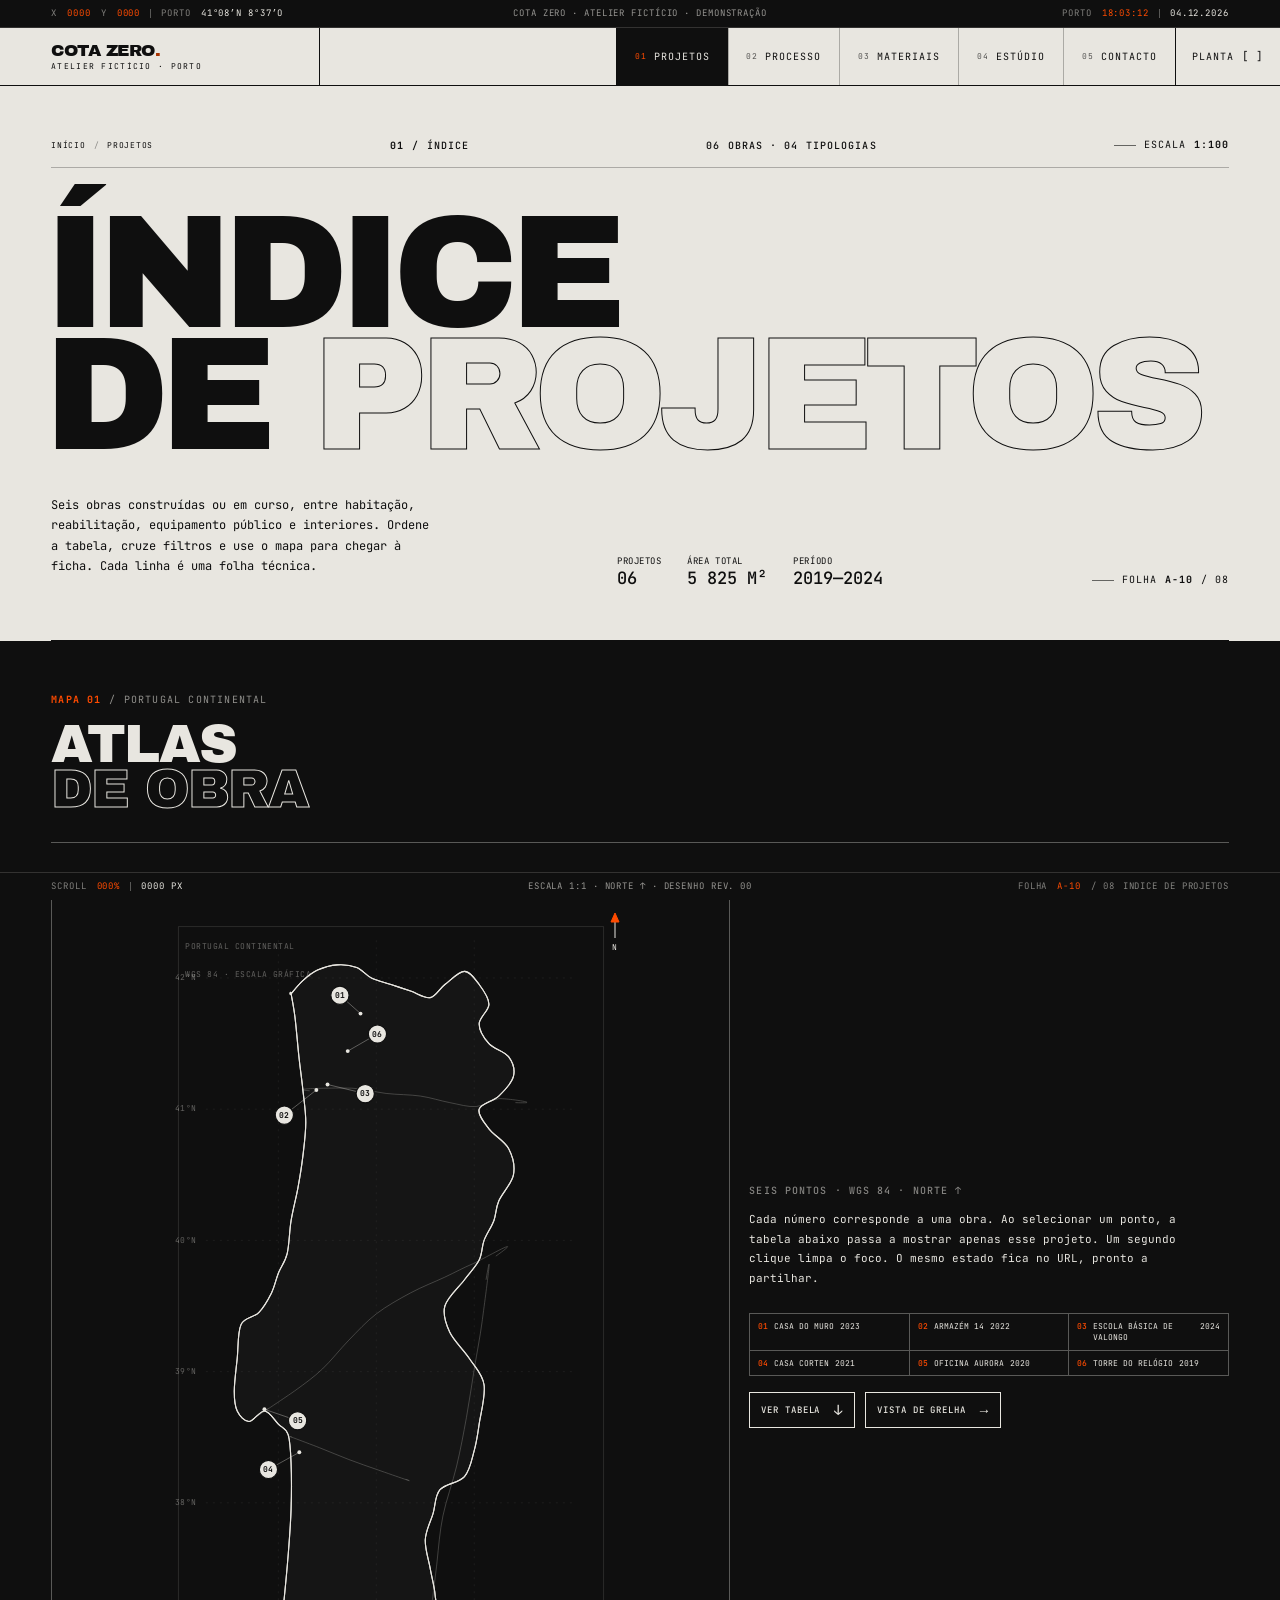
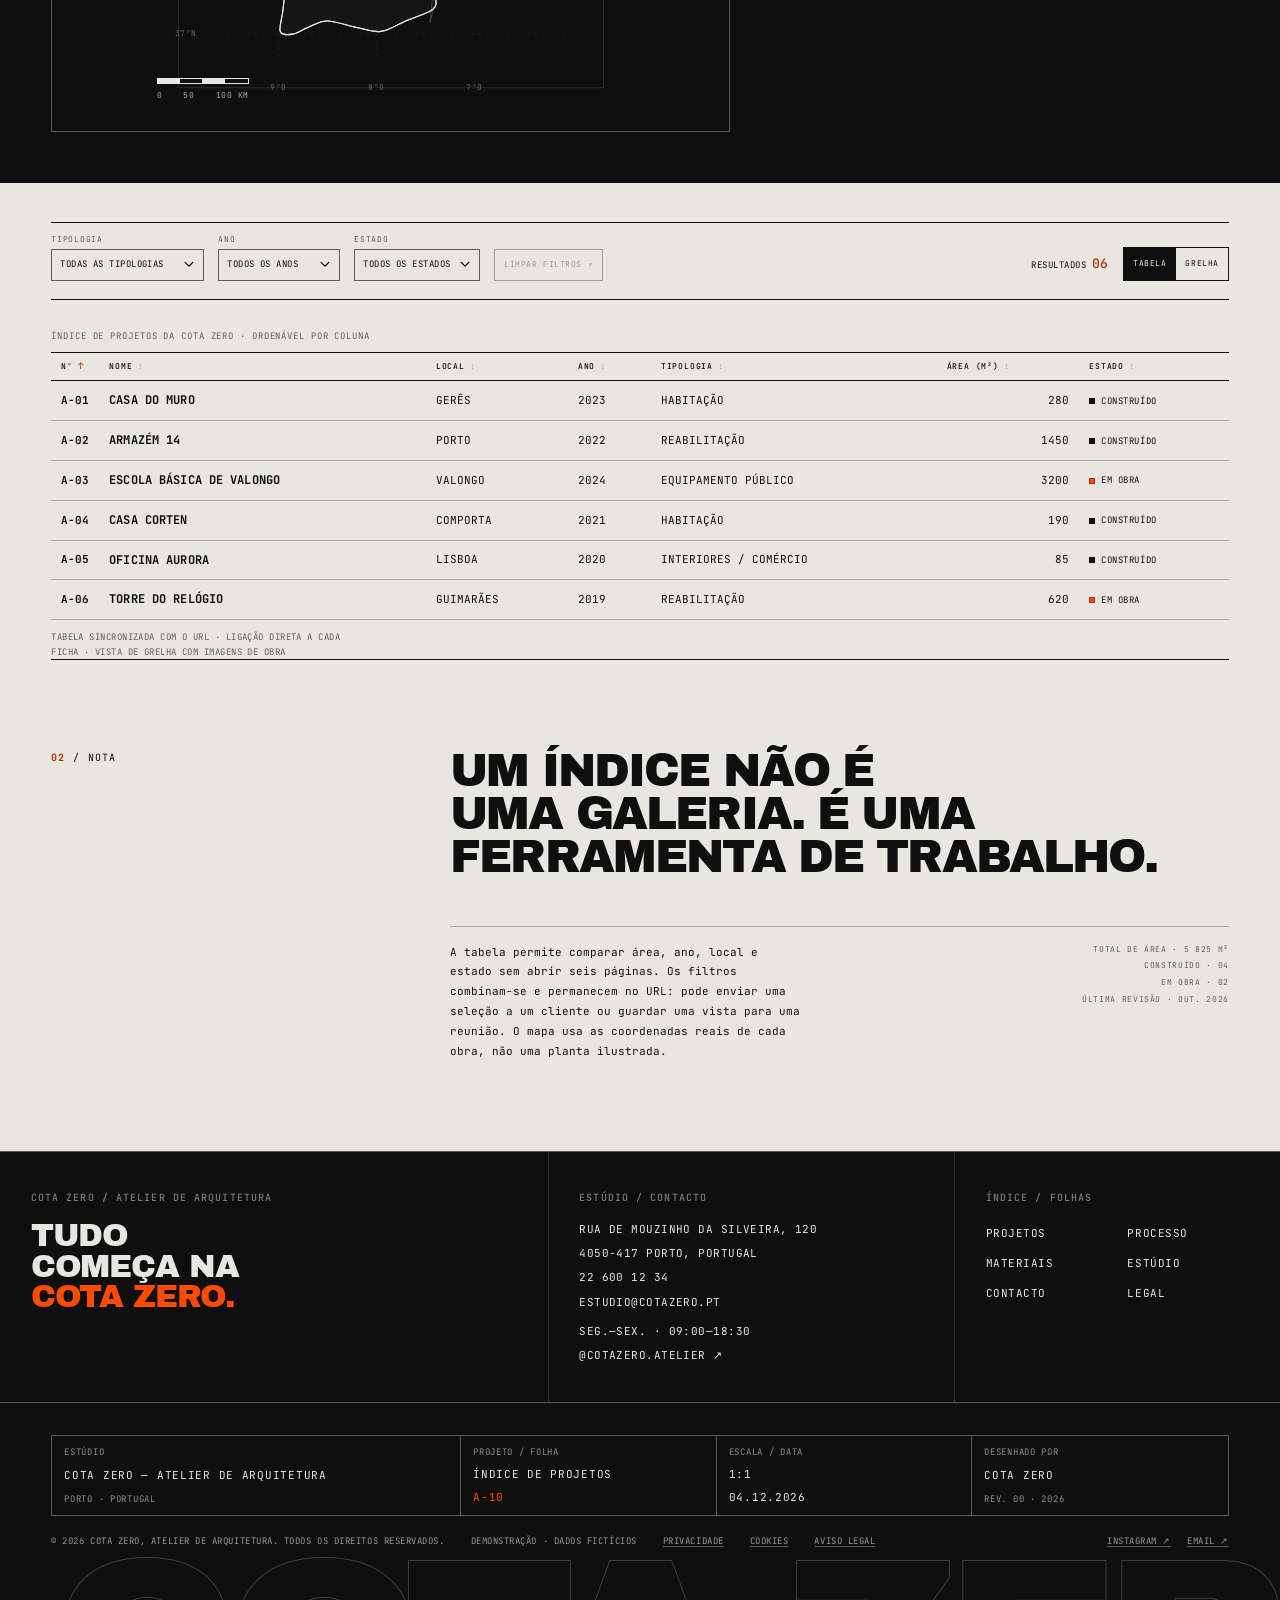
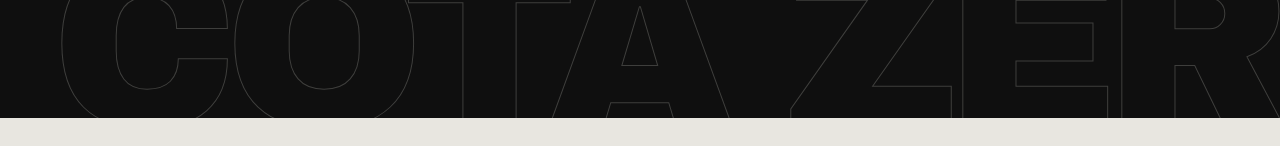
<file: projetos.html>
<!DOCTYPE html>
<html lang="pt-PT">
<head>
  <meta charset="utf-8">
  <meta name="viewport" content="width=device-width, initial-scale=1">
  <title>Projetos — Cota Zero, Atelier de Arquitetura</title>
  <meta name="description" content="Seis obras entre habitação, reabilitação, equipamento público e interiores. Índice ordenável, filtros por tipologia, ano e estado, mapa interativo e fichas técnicas.">
  <meta name="author" content="Cota Zero, Atelier de Arquitetura">
  <meta name="theme-color" content="#E8E6E0">
  <link rel="icon" href="favicon.svg" type="image/svg+xml">
  <link rel="canonical" href="https://cota-zero.vercel.app/projetos.html">
  
  <link rel="icon" href="svg/favicon.svg" type="image/svg+xml">
  <link rel="apple-touch-icon" href="svg/favicon.svg">

  <meta property="og:type" content="website">
  <meta property="og:site_name" content="Cota Zero, Atelier de Arquitetura">
  <meta property="og:locale" content="pt_PT">
  <meta property="og:title" content="Projetos — Cota Zero, Atelier de Arquitetura">
  <meta property="og:description" content="Seis obras entre habitação, reabilitação, equipamento público e interiores. Índice ordenável, filtros por tipologia, ano e estado, mapa interativo e fichas técnicas.">
  <meta property="og:url" content="https://cota-zero.vercel.app/projetos.html">
  <meta property="og:image" content="https://cota-zero.vercel.app/images/demo/photo-1600585154340-be6161a56a0c-1200x630.webp">
  <meta property="og:image:alt" content="Casa do Muro: fachada de betão e madeira entre vegetação de altitude.">
  <meta name="twitter:card" content="summary_large_image">
  <meta name="twitter:title" content="Projetos — Cota Zero, Atelier de Arquitetura">
  <meta name="twitter:description" content="Seis obras entre habitação, reabilitação, equipamento público e interiores. Índice ordenável, filtros por tipologia, ano e estado, mapa interativo e fichas técnicas.">
  <meta name="twitter:image" content="https://cota-zero.vercel.app/images/demo/photo-1600585154340-be6161a56a0c-1200x630.webp">

  <link rel="preload" href="fonts/archivo-black-latin.woff2" as="font" type="font/woff2" crossorigin>
  <link rel="preload" href="fonts/jetbrains-mono-latin.woff2" as="font" type="font/woff2" crossorigin>
  <link rel="stylesheet" href="css/style.css">
  <link rel="stylesheet" href="css/components.css">
  <script type="application/ld+json">{"@context":"https://schema.org","@type":"CollectionPage","name":"Índice de projetos da Cota Zero","description":"Seis obras construídas ou em curso, entre habitação, reabilitação, equipamento público e interiores.","url":"https://cota-zero.vercel.app/projetos.html","inLanguage":"pt-PT","isPartOf":{"@id":"https://cota-zero.vercel.app/#site"},"mainEntity":{"@type":"ItemList","numberOfItems":6,"itemListElement":[{"@type":"ListItem","position":1,"url":"https://cota-zero.vercel.app/projeto.html?id=casa-do-muro","name":"Casa do Muro"},{"@type":"ListItem","position":2,"url":"https://cota-zero.vercel.app/projeto.html?id=armazem-14","name":"Armazém 14"},{"@type":"ListItem","position":3,"url":"https://cota-zero.vercel.app/projeto.html?id=escola-valongo","name":"Escola Básica de Valongo"},{"@type":"ListItem","position":4,"url":"https://cota-zero.vercel.app/projeto.html?id=casa-corten","name":"Casa Corten"},{"@type":"ListItem","position":5,"url":"https://cota-zero.vercel.app/projeto.html?id=oficina-aurora","name":"Oficina Aurora"},{"@type":"ListItem","position":6,"url":"https://cota-zero.vercel.app/projeto.html?id=torre-do-relogio","name":"Torre do Relógio"}]}}</script>
</head>
<body class="page" data-page="projetos" data-sheet="A-10" data-sheet-name="Índice de projetos">
  <a class="skip-link" href="#conteudo">Saltar para o conteúdo</a>
  <noscript><div class="noscript"><strong>JavaScript desativado.</strong> O índice de projetos, os desenhos e o formulário precisam de JavaScript. Ative-o para ver a folha completa; o restante conteúdo continua legível.</div></noscript>

  <div class="rail rail--top" aria-hidden="true">
    <div class="rail__group">
      <span class="rail__k">X</span><span class="rail__v" data-coord-x>0000</span>
      <span class="rail__k rail__coords-y">Y</span><span class="rail__v rail__coords-y" data-coord-y>0000</span>
      <span class="rail__sep"></span>
      <span class="rail__k">Porto</span><span>41°08′N 8°37′O</span>
    </div>
    <div class="rail__center">Cota Zero · Atelier fictício · Demonstração</div>
    <div class="rail__group rail__group--right">
      <span class="rail__k">Porto</span><time class="rail__v" data-clock>00:00:00</time>
      <span class="rail__sep"></span><span class="rail__date" data-date>22.10.2026</span>
    </div>
  </div>

  <header class="site-header">
    <a class="brand" href="index.html">
      <span class="brand__name">COTA ZERO<span>.</span></span>
      <span class="brand__sub">Atelier fictício · Porto</span>
    </a>
    <nav class="site-nav" aria-label="Navegação principal">
      <a href="projetos.html" data-route="projetos"><span class="nav__num">01</span>Projetos</a>
      <a href="processo.html" data-route="processo"><span class="nav__num">02</span>Processo</a>
      <a href="materiais.html" data-route="materiais"><span class="nav__num">03</span>Materiais</a>
      <a href="estudio.html" data-route="estudio"><span class="nav__num">04</span>Estúdio</a>
      <a href="contacto.html" data-route="contacto"><span class="nav__num">05</span>Contacto</a>
    </nav>
    <div class="header-tools">
      <button type="button" class="plan-toggle" data-plan-toggle aria-pressed="false" aria-controls="planta" title="Alternar grelha de planta (G)">
        <span>Planta</span><span class="plan-toggle__mark" aria-hidden="true">[ ]</span>
      </button>
      <button type="button" class="menu-toggle" data-menu-toggle aria-expanded="false" aria-controls="menu">
        <span class="menu-toggle__open">Índice +</span><span class="menu-toggle__close">Fechar ×</span>
      </button>
    </div>
  </header>

  <div class="menu" id="menu" role="dialog" aria-modal="true" aria-label="Índice do site" aria-hidden="true" inert>
    <div class="menu__bar">
      <span class="micro">Cota Zero · Índice</span>
      <button type="button" class="menu__close" data-menu-close>Fechar <span aria-hidden="true">×</span></button>
    </div>
    <nav class="menu__nav" aria-label="Navegação móvel">
      <a href="index.html" data-route="index"><span class="menu__num">00</span>Início</a>
      <a href="projetos.html" data-route="projetos"><span class="menu__num">01</span>Projetos</a>
      <a href="processo.html" data-route="processo"><span class="menu__num">02</span>Processo</a>
      <a href="materiais.html" data-route="materiais"><span class="menu__num">03</span>Materiais</a>
      <a href="estudio.html" data-route="estudio"><span class="menu__num">04</span>Estúdio</a>
      <a href="contacto.html" data-route="contacto"><span class="menu__num">05</span>Contacto</a>
      <a href="legal.html" data-route="legal"><span class="menu__num">06</span>Legal</a>
    </nav>
    <div class="menu__foot">
      <div>Rua de Mouzinho da Silveira, 120<br>4050-417 Porto<br><a href="tel:+351226001234">22 600 12 34</a></div>
      <div><a href="mailto:estudio@cotazero.pt">estudio@cotazero.pt</a><br><a href="https://instagram.com/cotazero.atelier" target="_blank" rel="noopener">@cotazero.atelier ↗</a><br><span>41°08′N · 8°37′O</span></div>
    </div>
  </div>

  <main id="conteudo">
    <header class="page-head container" data-sheet="A-10" data-sheet-name="Índice de projetos">
      <div class="page-head__meta">
        <nav aria-label="Migalhas">
          <ol class="breadcrumb">
            <li><a href="index.html">Início</a></li>
            <li aria-current="page">Projetos</li>
          </ol>
        </nav>
        <span class="micro"><b>01</b> / Índice</span>
        <span class="micro hero__meta-hide">06 obras · 04 tipologias</span>
        <span class="sheet-label">Escala <b>1:100</b></span>
      </div>

      <h1 class="page-head__title">ÍNDICE<br>DE <span class="outline">PROJETOS</span></h1>

      <div class="page-head__foot">
        <p class="page-head__lead">Seis obras construídas ou em curso, entre habitação, reabilitação, equipamento público e interiores. Ordene a tabela, cruze filtros e use o mapa para chegar à ficha. Cada linha é uma folha técnica.</p>
        <div class="page-head__data">
          <span>Projetos <b>06</b></span>
          <span>Área total <b>5 825 m²</b></span>
          <span>Período <b>2019—2024</b></span>
        </div>
        <span class="sheet-label">Folha <b>A-10</b> / 08</span>
      </div>
    </header>

    <section class="section--dark" data-sheet="A-11" data-sheet-name="Atlas de obra">
      <div class="projects-map container">
        <div class="projects-map__head">
          <div class="section__index" style="color:rgba(232,230,224,.6);"><b>MAPA 01</b> / Portugal continental</div>
          <h2 class="display-m" style="margin-top:14px;">ATLAS<br><span class="outline">DE OBRA</span></h2>
        </div>
        <div class="grid-12 projects-map__grid">
          <figure class="projects-map__figure col-7" style="margin:0;">
            <div class="map" data-map data-map-mode="index" data-map-legend="#projects-map-legend" aria-label="Mapa de Portugal continental com seis projetos; cada ponto filtra a tabela"></div>
          </figure>
          <div class="projects-map__side col-5">
            <div>
              <p class="micro" style="color:rgba(232,230,224,.55);">Seis pontos · WGS 84 · Norte ↑</p>
              <p class="prose" style="margin-top:12px;font-size:11px;line-height:1.8;">Cada número corresponde a uma obra. Ao selecionar um ponto, a tabela abaixo passa a mostrar apenas esse projeto. Um segundo clique limpa o foco. O mesmo estado fica no URL, pronto a partilhar.</p>
            </div>
            <div>
              <ul class="map__legend" id="projects-map-legend" aria-label="Legenda do mapa: projetos por número"></ul>
              <div class="ds-row" style="margin-top:16px;">
                <a class="btn btn--dark btn--sm" href="#indice">Ver tabela <span class="btn__arrow" aria-hidden="true">↓</span></a>
                <a class="btn btn--dark btn--sm" href="projetos.html?vista=grelha">Vista de grelha <span class="btn__arrow" aria-hidden="true">→</span></a>
              </div>
            </div>
          </div>
        </div>
      </div>
    </section>

    <section class="projects-index" id="indice" data-projects-index aria-labelledby="indice-title">
      <div class="container">
        <h2 class="visually-hidden" id="indice-title">Filtrar e ordenar projetos</h2>

        <div class="filters" data-filters>
          <div class="filters__row">
            <div class="filters__field">
              <label for="filtro-tipologia">Tipologia</label>
              <select class="filters__select" id="filtro-tipologia" data-filter="tipologia">
                <option value="">Todas as tipologias</option>
              </select>
            </div>
            <div class="filters__field">
              <label for="filtro-ano">Ano</label>
              <select class="filters__select" id="filtro-ano" data-filter="ano">
                <option value="">Todos os anos</option>
              </select>
            </div>
            <div class="filters__field">
              <label for="filtro-estado">Estado</label>
              <select class="filters__select" id="filtro-estado" data-filter="estado">
                <option value="">Todos os estados</option>
              </select>
            </div>
            <div class="filters__field filters__sort">
              <label for="ordenar-projetos">Ordenar</label>
              <div class="filters__sort-row">
                <select class="filters__select" id="ordenar-projetos" data-mobile-sort>
                  <option value="codigo">Nº</option>
                  <option value="nome">Nome</option>
                  <option value="local">Local</option>
                  <option value="ano">Ano</option>
                  <option value="tipologia">Tipologia</option>
                  <option value="area">Área</option>
                  <option value="estado">Estado</option>
                </select>
                <button type="button" class="filters__sort-dir" data-mobile-sort-dir aria-label="Inverter direção da ordenação">↑</button>
              </div>
            </div>
            <button type="button" class="filters__clear" data-clear-filters disabled>Limpar filtros ×</button>
            <span class="filters__count">Resultados <b data-result-count>06</b></span>
            <div class="filters__view" role="group" aria-label="Vista dos projetos">
              <button type="button" data-view="tabela" aria-pressed="true">Tabela</button>
              <button type="button" data-view="grelha" aria-pressed="false">Grelha</button>
            </div>
          </div>
          <div class="filters__active" data-active-filters aria-live="polite"></div>
        </div>

        <div class="projects-results">
          <div class="table-wrap projects-table-wrap" data-table-view>
            <table class="data-table data-table--stack projects-table" data-projects-table>
              <caption>Índice de projetos da Cota Zero · ordenável por coluna</caption>
              <thead>
                <tr>
                  <th scope="col" aria-sort="ascending"><button type="button" data-sort="codigo" data-label="código"><span>Nº</span><span class="sort-arrow" aria-hidden="true">↑</span></button></th>
                  <th scope="col" aria-sort="none"><button type="button" data-sort="nome" data-label="nome"><span>Nome</span><span class="sort-arrow" aria-hidden="true">↕</span></button></th>
                  <th scope="col" aria-sort="none"><button type="button" data-sort="local" data-label="local"><span>Local</span><span class="sort-arrow" aria-hidden="true">↕</span></button></th>
                  <th scope="col" aria-sort="none"><button type="button" data-sort="ano" data-label="ano"><span>Ano</span><span class="sort-arrow" aria-hidden="true">↕</span></button></th>
                  <th scope="col" aria-sort="none"><button type="button" data-sort="tipologia" data-label="tipologia"><span>Tipologia</span><span class="sort-arrow" aria-hidden="true">↕</span></button></th>
                  <th scope="col" class="td-area" aria-sort="none"><button type="button" data-sort="area" data-label="área"><span>Área (m²)</span><span class="sort-arrow" aria-hidden="true">↕</span></button></th>
                  <th scope="col" aria-sort="none"><button type="button" data-sort="estado" data-label="estado"><span>Estado</span><span class="sort-arrow" aria-hidden="true">↕</span></button></th>
                </tr>
              </thead>
              <tbody data-projects-tbody>
                <tr>
                  <td class="td-code" data-label="Nº">A-01</td>
                  <td class="td-name" data-label="Nome"><a class="row-link" href="projeto.html?id=casa-do-muro">Casa do Muro</a></td>
                  <td class="td-local" data-label="Local">Gerês</td>
                  <td class="td-year" data-label="Ano">2023</td>
                  <td class="td-type" data-label="Tipologia">Habitação</td>
                  <td class="td-area" data-label="Área (m²)">280</td>
                  <td class="td-status" data-label="Estado"><span class="status status--construido">Construído</span></td>
                </tr>
              </tbody>
            </table>
          </div>

          <div class="projects-grid" data-projects-grid data-grid-view hidden></div>

          <div class="empty-state" data-empty hidden>
            <span class="micro">Sem resultados</span>
            <h2>NENHUMA OBRA<br>COM ESTES FILTROS.</h2>
            <p>O atelier tem seis projetos no índice público. Remova um filtro ou limpe tudo para voltar à lista completa.</p>
            <button type="button" class="btn btn--signal" data-empty-clear>Limpar filtros <span class="btn__arrow" aria-hidden="true">→</span></button>
          </div>

          <p class="table-note">Tabela sincronizada com o URL · ligação direta a cada ficha · vista de grelha com imagens de obra</p>
        </div>
      </div>
    </section>

    <section class="section container" data-sheet="A-12" data-sheet-name="Nota de índice">
      <div class="grid-12">
        <div class="col-4">
          <div class="section__index"><b>02</b> / Nota</div>
        </div>
        <div class="col-8">
          <p class="statement" style="font-size:clamp(1.6rem,3.6vw,3.4rem);">Um índice não é uma galeria. É uma ferramenta de trabalho.</p>
          <div class="manifesto__foot" style="margin-top:26px;">
            <div>
              <p class="prose">A tabela permite comparar área, ano, local e estado sem abrir seis páginas. Os filtros combinam-se e permanecem no URL: pode enviar uma seleção a um cliente ou guardar uma vista para uma reunião. O mapa usa as coordenadas reais de cada obra, não uma planta ilustrada.</p>
            </div>
            <div class="manifesto__meta">
              <span>Total de área · 5 825 m²</span>
              <span>Construído · 04</span>
              <span>Em obra · 02</span>
              <span>Última revisão · out. 2026</span>
            </div>
          </div>
        </div>
      </div>
    </section>
  </main>

  <footer class="site-footer">
    <div class="footer__top">
      <div class="footer__cell">
        <div class="micro footer__label">Cota Zero / Atelier de Arquitetura</div>
        <p class="footer__claim">Tudo começa na <span>cota zero.</span></p>
      </div>
      <div class="footer__cell">
        <div class="micro footer__label">Estúdio / Contacto</div>
        <address class="footer__list">
          <span>Rua de Mouzinho da Silveira, 120</span>
          <span>4050-417 Porto, Portugal</span>
          <a href="tel:+351226001234">22 600 12 34</a>
          <a href="mailto:estudio@cotazero.pt">estudio@cotazero.pt</a>
        </address>
        <div class="footer__list" style="margin-top:12px;">
          <span>Seg.—Sex. · 09:00—18:30</span>
          <a href="https://instagram.com/cotazero.atelier" target="_blank" rel="noopener">@cotazero.atelier ↗</a>
        </div>
      </div>
      <div class="footer__cell">
        <div class="micro footer__label">Índice / Folhas</div>
        <nav class="footer__nav" aria-label="Navegação de rodapé">
          <a href="projetos.html">Projetos</a>
          <a href="processo.html">Processo</a>
          <a href="materiais.html">Materiais</a>
          <a href="estudio.html">Estúdio</a>
          <a href="contacto.html">Contacto</a>
          <a href="legal.html">Legal</a>
        </nav>
      </div>
    </div>

    <div class="stamp" role="group" aria-label="Carimbo de legenda">
      <div class="stamp__cell">
        <span class="stamp__k">Estúdio</span>
        <span class="stamp__v">Cota Zero — Atelier de Arquitetura</span>
        <span class="stamp__k">Porto · Portugal</span>
      </div>
      <div class="stamp__cell">
        <span class="stamp__k">Projeto / Folha</span>
        <span class="stamp__v" data-page-name>Folha</span>
        <span class="stamp__v stamp__v--signal" data-page-sheet>A-00</span>
      </div>
      <div class="stamp__cell">
        <span class="stamp__k">Escala / Data</span>
        <span class="stamp__v">1:1</span>
        <span class="stamp__v" data-stamp-date>22.10.2026</span>
      </div>
      <div class="stamp__cell">
        <span class="stamp__k">Desenhado por</span>
        <span class="stamp__v">Cota Zero</span>
        <span class="stamp__k">Rev. 00 · 2026</span>
      </div>
    </div>

    <div class="footer__meta">
      <span>© 2026 Cota Zero, Atelier de Arquitetura. Todos os direitos reservados.</span>
      <span>Demonstração · dados fictícios</span>
      <a href="legal.html#privacidade">Privacidade</a>
      <a href="legal.html#cookies">Cookies</a>
      <a href="legal.html#aviso">Aviso legal</a>
      <div class="footer__social">
        <a href="https://instagram.com/cotazero.atelier" target="_blank" rel="noopener">Instagram ↗</a>
        <a href="mailto:estudio@cotazero.pt">Email ↗</a>
      </div>
    </div>
    <div class="footer__word" aria-hidden="true">COTA ZERO</div>
  </footer>

  <div class="rail rail--bottom" aria-hidden="true">
    <div class="rail__group">
      <span class="rail__k">Scroll</span><span class="rail__v" data-scroll-pct>000%</span>
      <span class="rail__sep"></span><span class="rail__scroll-px"><span data-scroll-px>0000</span> PX</span>
    </div>
    <div class="rail__center">Escala 1:1 · Norte ↑ · Desenho rev. 00</div>
    <div class="rail__group rail__group--right">
      <span class="rail__k">Folha</span><span class="rail__v" data-sheet>A-00</span>
      <span class="rail__sheet"><span class="rail__k">/ 08</span><span class="rail__sheet-name" data-sheet-name>Folha</span></span>
    </div>
  </div>

  <div class="planta" id="planta" aria-hidden="true">
    <div class="planta__inner">
      <div class="planta__cols" data-planta-cols></div>
      <svg class="planta__marks" data-planta-marks aria-hidden="true"></svg>
      <div class="planta__topdim" data-planta-topdim></div>
      <div class="planta__hint">Planta <b>on</b> · G para fechar · 12 colunas</div>
    </div>
  </div>

  <script type="module" src="js/main.js"></script>

</body>
</html>
</file>
<file: css/style.css>
/* ==========================================================================
   COTA ZERO — style.css
   Base, tokens, tipografia, grelha, chrome fixo (header, rodapé, instrumentos),
   cursor, modo Planta e sequência de entrada.
   O site é uma folha de obra: linhas de 1 px, cantos direitos, sem sombras.
   ========================================================================== */

/* --------------------------------------------------------------------------
   0. TIPOGRAFIA LOCAL
   Ficheiros WOFF2 alojados no site. Evita pedidos a terceiros e o bloqueio
   do primeiro render à espera da Google Fonts.
   -------------------------------------------------------------------------- */
@font-face {
  font-family: "Archivo Black";
  src: url("../fonts/archivo-black-latin.woff2") format("woff2");
  font-weight: 400;
  font-style: normal;
  font-display: swap;
}

@font-face {
  font-family: "JetBrains Mono";
  src: url("../fonts/jetbrains-mono-latin.woff2") format("woff2");
  font-weight: 400 700;
  font-style: normal;
  font-display: swap;
}

@font-face {
  font-family: "JetBrains Mono";
  src: url("../fonts/jetbrains-mono-italic-latin.woff2") format("woff2");
  font-weight: 400;
  font-style: italic;
  font-display: swap;
}

@font-face {
  font-family: "Caveat";
  src: url("../fonts/caveat-latin.woff2") format("woff2");
  font-weight: 400 500;
  font-style: normal;
  font-display: swap;
}

/* --------------------------------------------------------------------------
   1. TOKENS
   -------------------------------------------------------------------------- */
:root {
  /* Paleta */
  --paper: #e8e6e0;
  --paper-2: #dedcd5;
  --concrete: #b9b8b2;
  --ink: #0f0f0f;
  --signal: #ff4b00;
  /* Laranja para texto sobre papel: mantém o matiz, garante contraste AA. */
  --signal-text: #a83200;

  /* Linhas */
  --line: #0f0f0f;
  --line-soft: rgba(15, 15, 15, 0.28);
  --line-mid: rgba(15, 15, 15, 0.62);
  --line-dark: rgba(232, 230, 224, 0.34);
  --line-dark-soft: rgba(232, 230, 224, 0.16);

  /* Medidas */
  --content: 1400px;
  --gutter: clamp(10px, 1.5vw, 26px);
  --margin: clamp(16px, 4vw, 64px);
  --rail-h: 28px;
  --header-h: 58px;
  --chrome-h: calc(var(--rail-h) + var(--header-h));

  /* Tipografia */
  --font-display: "Archivo Black", "Arial Black", "Helvetica Neue", Impact, sans-serif;
  --font-mono: "JetBrains Mono", "IBM Plex Mono", ui-monospace, SFMono-Regular, "Courier New", monospace;
  --font-note: "Caveat", "Segoe Script", "Bradley Hand", cursive;
  --fs-micro: 10px;
  --fs-small: 12px;
  --fs-body: clamp(14px, 0.35vw + 12.5px, 15px);
  --step-hero: clamp(4.1rem, 16.6vw, 15.5rem);
  --step-1: clamp(2.7rem, 8vw, 8rem);
  --step-2: clamp(1.9rem, 4.2vw, 4rem);
  --step-3: clamp(1.35rem, 2.1vw, 1.9rem);

  /* Movimento */
  --ease: cubic-bezier(0.16, 0.84, 0.24, 1);
  --dur: 0.32s;

  /* Camadas */
  --z-planta: 540;
  --z-header: 600;
  --z-rail: 650;
  --z-menu: 800;
  --z-cursor: 900;
  --z-lightbox: 950;
  --z-intro: 1000;

  color-scheme: light;
}

/* --------------------------------------------------------------------------
   2. RESET
   -------------------------------------------------------------------------- */
*,
*::before,
*::after {
  box-sizing: border-box;
}

html {
  -webkit-text-size-adjust: 100%;
  text-size-adjust: 100%;
  scroll-behavior: smooth;
  scroll-padding-top: calc(var(--chrome-h) + 28px);
  background: var(--paper);
}

body {
  margin: 0;
  padding-top: var(--chrome-h);
  padding-bottom: var(--rail-h);
  background: var(--paper);
  color: var(--ink);
  font-family: var(--font-mono);
  font-size: var(--fs-body);
  line-height: 1.6;
  font-variant-ligatures: none;
  -webkit-font-smoothing: antialiased;
  text-rendering: optimizeLegibility;
  overflow-x: clip;
}

body.is-locked {
  overflow: hidden;
}

img,
svg,
video,
iframe {
  display: block;
  max-width: 100%;
}

img {
  height: auto;
}

button,
input,
select,
textarea {
  font: inherit;
  color: inherit;
}

button {
  background: none;
  border: 0;
  padding: 0;
  cursor: pointer;
}

ul,
ol {
  margin: 0;
  padding: 0;
  list-style: none;
}

figure,
blockquote,
dl,
dd,
p,
h1,
h2,
h3,
h4 {
  margin: 0;
}

table {
  border-collapse: collapse;
  border-spacing: 0;
  width: 100%;
}

a {
  color: inherit;
  text-decoration: none;
}

::selection {
  background: var(--signal);
  color: var(--ink);
}

:focus-visible {
  outline: 2px solid var(--signal);
  outline-offset: 3px;
  box-shadow: 0 0 0 5px var(--ink);
}

.section--dark :focus-visible,
.site-footer :focus-visible,
.menu :focus-visible {
  box-shadow: 0 0 0 5px var(--paper);
}

/* --------------------------------------------------------------------------
   3. TIPOGRAFIA
   -------------------------------------------------------------------------- */
h1,
h2,
h3,
h4,
.display {
  font-family: var(--font-display);
  font-weight: 400;
  text-transform: uppercase;
  letter-spacing: -0.035em;
  line-height: 0.82;
  text-wrap: balance;
}

h1,
.h1 {
  font-size: var(--step-1);
}

h2,
.h2 {
  font-size: var(--step-2);
}

h3,
.h3 {
  font-size: var(--step-3);
  line-height: 0.95;
}

h4 {
  font-family: var(--font-mono);
  font-weight: 700;
  font-size: var(--fs-small);
  letter-spacing: 0.08em;
  line-height: 1.4;
}

p {
  max-width: 64ch;
  margin-bottom: 1em;
}

address {
  font-style: normal;
}

p:last-child {
  margin-bottom: 0;
}

strong,
b {
  font-weight: 700;
}

em {
  font-style: normal;
  background: var(--signal);
  color: var(--ink);
  padding: 0 0.1em;
}

.micro {
  font-family: var(--font-mono);
  font-size: var(--fs-micro);
  font-weight: 500;
  line-height: 1.5;
  letter-spacing: 0.11em;
  text-transform: uppercase;
}

.micro--wide {
  letter-spacing: 0.18em;
}

.small {
  font-size: var(--fs-small);
}

.num {
  font-variant-numeric: tabular-nums;
  font-feature-settings: "tnum" 1;
}

.display-xl {
  font-size: var(--step-hero);
  line-height: 0.74;
  letter-spacing: -0.055em;
}

.display-l {
  font-size: var(--step-1);
  line-height: 0.8;
  letter-spacing: -0.045em;
}

.display-m {
  font-size: var(--step-2);
  line-height: 0.84;
}

.outline {
  color: transparent;
  -webkit-text-stroke: 1px var(--ink);
  text-stroke: 1px var(--ink);
}

.section--dark .outline {
  color: transparent;
  -webkit-text-stroke-color: var(--paper);
}

.prose p {
  font-size: var(--fs-body);
  line-height: 1.72;
  max-width: 66ch;
}

.prose p + p {
  margin-top: 1.2em;
}

.prose a,
.link {
  text-decoration: underline;
  text-decoration-thickness: 1px;
  text-underline-offset: 0.28em;
  text-decoration-color: var(--signal-text);
}

.prose a:hover,
.link:hover {
  background: var(--ink);
  color: var(--paper);
  text-decoration-color: var(--signal-text);
}

.section--dark .prose a:hover,
.section--dark .link:hover {
  background: var(--paper);
  color: var(--ink);
}

/* --------------------------------------------------------------------------
   4. GRELHA E LAYOUT
   -------------------------------------------------------------------------- */
.container {
  width: min(calc(100% - (2 * var(--margin))), var(--content));
  margin-inline: auto;
}

.container--wide {
  width: min(calc(100% - (2 * var(--margin))), 1680px);
}

.container--text {
  max-width: 1400px;
}

.grid-12 {
  display: grid;
  grid-template-columns: repeat(12, minmax(0, 1fr));
  gap: var(--gutter);
}

.col-3 { grid-column: span 3; }
.col-4 { grid-column: span 4; }
.col-5 { grid-column: span 5; }
.col-6 { grid-column: span 6; }
.col-7 { grid-column: span 7; }
.col-8 { grid-column: span 8; }
.col-9 { grid-column: span 9; }
.col-12 { grid-column: span 12; }

.start-2 { grid-column-start: 2; }
.start-3 { grid-column-start: 3; }
.start-4 { grid-column-start: 4; }
.start-7 { grid-column-start: 7; }

.section {
  position: relative;
  padding-block: clamp(52px, 7vw, 116px);
  border-top: 1px solid var(--line);
}

.section--flush {
  padding-block: 0;
}

.section--dark {
  background: var(--ink);
  color: var(--paper);
  border-top-color: var(--line-dark);
}

.section--paper-2 {
  background: var(--paper-2);
}

/* Sobre fundo escuro o laranja vivo recupera contraste; o token de texto
   acompanha o fundo para que estados e cotas continuem legíveis. */
.rail,
.menu,
.site-footer,
.intro,
.section--dark,
.phase--dark,
.lightbox,
.cursor-preview__cap,
.site-nav a:hover,
.site-nav a:focus-visible,
.site-nav a[aria-current="page"],
.plan-toggle:hover,
.plan-toggle:focus-visible,
.feature-row:hover,
.feature-row:focus-within,
.material-jump:hover,
.material-jump.is-active,
.process-h__jump button:hover,
.process-h__jump button[aria-current="true"] {
  --signal-text: var(--signal);
}

.section--tight {
  padding-block: clamp(28px, 4vw, 60px);
}

.section__inner {
  position: relative;
}

.section__head {
  display: grid;
  grid-template-columns: minmax(96px, 2fr) 10fr;
  gap: var(--gutter);
  align-items: end;
  padding-bottom: clamp(18px, 2.5vw, 36px);
  border-bottom: 1px solid var(--line-mid);
  margin-bottom: clamp(28px, 4vw, 60px);
}

.section--dark .section__head {
  border-bottom-color: var(--line-dark);
}

.section__index {
  font-family: var(--font-mono);
  font-size: var(--fs-micro);
  letter-spacing: 0.12em;
  text-transform: uppercase;
  line-height: 1.6;
  display: flex;
  gap: 0.75em;
  align-items: baseline;
}

.section__index b {
  color: var(--signal-text);
  font-weight: 700;
}

.section--dark .section__index b {
  color: var(--signal-text);
}

.section__aside {
  justify-self: end;
  text-align: right;
  max-width: 34ch;
  font-size: var(--fs-small);
  line-height: 1.55;
}

.section__title {
  grid-column: 2;
}

/* Régua técnica */
.rule {
  border: 0;
  border-top: 1px solid var(--line);
  margin: 0;
}

.rule--soft {
  border-top-color: var(--line-soft);
}

.rule--dark {
  border-top-color: var(--line-dark);
}

/* Cruz de registo desenhada apenas com fundos de 1 px */
.crosses {
  position: relative;
}

.crosses::after {
  content: "";
  position: absolute;
  inset: 10px;
  pointer-events: none;
  background-image:
    linear-gradient(currentColor, currentColor),
    linear-gradient(currentColor, currentColor),
    linear-gradient(currentColor, currentColor),
    linear-gradient(currentColor, currentColor),
    linear-gradient(currentColor, currentColor),
    linear-gradient(currentColor, currentColor),
    linear-gradient(currentColor, currentColor),
    linear-gradient(currentColor, currentColor);
  background-size:
    11px 1px, 1px 11px,
    11px 1px, 1px 11px,
    11px 1px, 1px 11px,
    11px 1px, 1px 11px;
  background-position:
    left top, left top,
    right top, right top,
    left bottom, left bottom,
    right bottom, right bottom;
  background-repeat: no-repeat;
  opacity: 0.6;
}

/* Etiquetas de folha */
.sheet-label {
  display: inline-flex;
  align-items: center;
  gap: 0.8em;
  font-family: var(--font-mono);
  font-size: var(--fs-micro);
  letter-spacing: 0.1em;
  text-transform: uppercase;
  white-space: nowrap;
}

.sheet-label::before {
  content: "";
  width: 22px;
  height: 1px;
  background: currentColor;
  opacity: 0.6;
}

.sheet-label b {
  font-weight: 700;
}

/* Utilitários */
.visually-hidden {
  position: absolute !important;
  width: 1px;
  height: 1px;
  padding: 0;
  margin: -1px;
  overflow: hidden;
  clip: rect(0 0 0 0);
  clip-path: inset(50%);
  white-space: nowrap;
  border: 0;
}

.skip-link {
  position: fixed;
  top: 8px;
  left: 8px;
  z-index: 1200;
  background: var(--signal);
  color: var(--ink);
  border: 1px solid var(--ink);
  padding: 10px 14px;
  font-size: 11px;
  letter-spacing: 0.08em;
  text-transform: uppercase;
  transform: translateY(-160%);
  transition: transform 0.2s linear;
}

.skip-link:focus {
  transform: translateY(0);
}

.muted {
  color: var(--line-mid);
}

.section--dark .muted {
  color: rgba(232, 230, 224, 0.62);
}

.nowrap {
  white-space: nowrap;
}

/* --------------------------------------------------------------------------
   5. INSTRUMENTOS FIXOS (réguas superior e inferior)
   -------------------------------------------------------------------------- */
.rail {
  position: fixed;
  left: 0;
  right: 0;
  z-index: var(--z-rail);
  height: var(--rail-h);
  display: flex;
  align-items: center;
  gap: 14px;
  padding-inline: var(--margin);
  background: var(--ink);
  color: var(--paper);
  font-family: var(--font-mono);
  font-size: 9px;
  line-height: 1;
  letter-spacing: 0.1em;
  text-transform: uppercase;
  font-variant-numeric: tabular-nums;
  user-select: none;
}

.rail--top {
  top: 0;
  border-bottom: 1px solid var(--line-dark-soft);
}

.rail--bottom {
  bottom: 0;
  border-top: 1px solid var(--line-dark-soft);
}

.rail__group {
  display: flex;
  align-items: center;
  gap: 10px;
  white-space: nowrap;
}

.rail__group--right {
  margin-left: auto;
}

.rail__center {
  position: absolute;
  left: 50%;
  transform: translateX(-50%);
  white-space: nowrap;
  opacity: 0.62;
}

.rail__k {
  color: rgba(232, 230, 224, 0.52);
}

.rail__v {
  color: var(--signal-text);
}

.rail__sep {
  width: 1px;
  height: 9px;
  background: var(--line-dark);
}

.rail__sheet {
  display: inline-flex;
  align-items: center;
  gap: 8px;
}

.rail__sheet-name {
  max-width: 26ch;
  overflow: hidden;
  text-overflow: ellipsis;
  color: rgba(232, 230, 224, 0.55);
}

/* --------------------------------------------------------------------------
   6. HEADER
   -------------------------------------------------------------------------- */
.site-header {
  position: fixed;
  top: var(--rail-h);
  left: 0;
  right: 0;
  z-index: var(--z-header);
  height: var(--header-h);
  display: grid;
  grid-template-columns: minmax(200px, 25%) 1fr auto;
  background: var(--paper);
  border-bottom: 1px solid var(--line);
}

.brand {
  display: flex;
  flex-direction: column;
  justify-content: center;
  gap: 3px;
  padding-inline: var(--margin);
  border-right: 1px solid var(--line);
  min-width: 0;
}

.brand__name {
  font-family: var(--font-display);
  font-size: clamp(17px, 1.35vw, 21px);
  line-height: 1;
  letter-spacing: -0.03em;
  text-transform: uppercase;
  white-space: nowrap;
}

.brand__name span {
  display: inline-block;
  color: var(--signal-text);
}

.brand__sub {
  font-size: 8px;
  letter-spacing: 0.16em;
  line-height: 1.2;
  text-transform: uppercase;
  white-space: nowrap;
  overflow: hidden;
  text-overflow: ellipsis;
}

.site-nav {
  display: flex;
  justify-content: flex-end;
  align-items: stretch;
  min-width: 0;
}

.site-nav a {
  display: flex;
  align-items: center;
  gap: 7px;
  padding-inline: clamp(8px, 1.4vw, 22px);
  border-left: 1px solid var(--line-soft);
  font-size: 10px;
  letter-spacing: 0.1em;
  text-transform: uppercase;
  white-space: nowrap;
  transition: background-color 0.18s linear, color 0.18s linear;
}

.site-nav a .nav__num {
  font-size: 8px;
  opacity: 0.68;
}

.site-nav a:hover,
.site-nav a:focus-visible {
  background: var(--ink);
  color: var(--paper);
}

.site-nav a[aria-current="page"] {
  background: var(--ink);
  color: var(--paper);
}

.site-nav a[aria-current="page"] .nav__num {
  color: var(--signal-text);
  opacity: 1;
}

.header-tools {
  display: flex;
  align-items: stretch;
  border-left: 1px solid var(--line);
}

.plan-toggle {
  display: flex;
  align-items: center;
  gap: 8px;
  padding-inline: clamp(8px, 1.3vw, 18px);
  font-family: var(--font-mono);
  font-size: 10px;
  letter-spacing: 0.1em;
  text-transform: uppercase;
  white-space: nowrap;
  transition: background-color 0.18s linear, color 0.18s linear;
}

.plan-toggle:hover {
  background: var(--ink);
  color: var(--paper);
}

.plan-toggle[aria-pressed="true"] {
  background: var(--signal);
  color: var(--ink);
}

.plan-toggle__mark {
  font-size: 11px;
  letter-spacing: 0;
}

.menu-toggle {
  display: none;
  align-items: center;
  gap: 8px;
  padding-inline: 14px;
  border-left: 1px solid var(--line);
  font-size: 10px;
  letter-spacing: 0.1em;
  text-transform: uppercase;
}

.menu-toggle__close {
  display: none;
}

body.menu-open .menu-toggle {
  background: var(--ink);
  color: var(--paper);
}

body.menu-open .menu-toggle__open {
  display: none;
}

body.menu-open .menu-toggle__close {
  display: inline;
}

/* --------------------------------------------------------------------------
   7. MENU MÓVEL (ecrã inteiro)
   -------------------------------------------------------------------------- */
.menu {
  position: fixed;
  inset: 0;
  z-index: var(--z-menu);
  display: grid;
  grid-template-rows: auto 1fr auto;
  background: var(--ink);
  color: var(--paper);
  padding: 0;
  visibility: hidden;
  transform: translateY(-101%);
  transition: transform 0.46s var(--ease), visibility 0s linear 0.46s;
  overflow-y: auto;
}

.menu.is-open {
  visibility: visible;
  transform: translateY(0);
  transition: transform 0.46s var(--ease), visibility 0s;
}

.menu__bar {
  display: flex;
  align-items: center;
  justify-content: space-between;
  min-height: var(--chrome-h);
  padding-inline: var(--margin);
  border-bottom: 1px solid var(--line-dark);
}

.menu__close {
  display: inline-flex;
  align-items: center;
  gap: 8px;
  border: 1px solid var(--line-dark);
  padding: 10px 13px;
  font-size: 10px;
  letter-spacing: 0.1em;
  text-transform: uppercase;
}

.menu__close:hover {
  background: var(--signal);
  color: var(--ink);
  border-color: var(--signal-text);
}

.menu__nav {
  display: flex;
  flex-direction: column;
  justify-content: center;
  padding: clamp(20px, 4vh, 48px) var(--margin);
}

.menu__nav a {
  display: flex;
  align-items: baseline;
  gap: 0.24em;
  padding-block: clamp(8px, 1.4vh, 16px);
  border-bottom: 1px solid var(--line-dark-soft);
  font-family: var(--font-display);
  font-size: clamp(2.2rem, 10.5vw, 5rem);
  line-height: 0.9;
  letter-spacing: -0.04em;
  text-transform: uppercase;
  transition: color 0.15s linear, padding-left 0.2s var(--ease);
}

.menu__nav a .menu__num {
  font-family: var(--font-mono);
  font-size: 9px;
  letter-spacing: 0.08em;
  color: var(--signal-text);
  transform: translateY(-0.25em);
}

.menu__nav a:hover,
.menu__nav a:focus-visible {
  color: var(--signal-text);
  padding-left: 0.12em;
}

.menu__foot {
  display: grid;
  grid-template-columns: 1fr 1fr;
  gap: 18px;
  padding: 20px var(--margin) calc(var(--rail-h) + 20px);
  border-top: 1px solid var(--line-dark);
  font-size: 10px;
  line-height: 1.7;
  letter-spacing: 0.05em;
  text-transform: uppercase;
}

.menu__foot a {
  text-decoration: underline;
  text-decoration-color: var(--signal-text);
  text-underline-offset: 0.25em;
}

/* --------------------------------------------------------------------------
   8. RODAPÉ / CARIMBO DE LEGENDA
   -------------------------------------------------------------------------- */
.site-footer {
  position: relative;
  background: var(--ink);
  color: var(--paper);
  border-top: 1px solid var(--line-dark);
  padding-bottom: var(--rail-h);
  overflow: hidden;
}

.footer__top {
  display: grid;
  grid-template-columns: 1.35fr 1fr 0.8fr;
  border-bottom: 1px solid var(--line-dark);
}

.footer__cell {
  padding: clamp(22px, 3vw, 42px) clamp(18px, 2.4vw, 34px);
  border-right: 1px solid var(--line-dark-soft);
  min-width: 0;
}

.footer__cell:last-child {
  border-right: 0;
}

.footer__label {
  color: rgba(232, 230, 224, 0.5);
  margin-bottom: 16px;
}

.footer__claim {
  font-family: var(--font-display);
  font-size: clamp(1.45rem, 2.5vw, 2.35rem);
  line-height: 0.95;
  letter-spacing: -0.035em;
  text-transform: uppercase;
  max-width: 12ch;
}

.footer__claim span {
  color: var(--signal-text);
}

.footer__list {
  display: grid;
  gap: 7px;
  font-size: 11px;
  line-height: 1.55;
  letter-spacing: 0.04em;
  text-transform: uppercase;
}

.footer__list a {
  display: inline-flex;
  gap: 6px;
  text-decoration: underline;
  text-decoration-thickness: 1px;
  text-decoration-color: transparent;
  text-underline-offset: 0.25em;
}

.footer__list a:hover {
  text-decoration-color: var(--signal-text);
}

.footer__nav {
  display: grid;
  grid-template-columns: 1fr 1fr;
  gap: 6px 20px;
  font-size: 11px;
  text-transform: uppercase;
  letter-spacing: 0.05em;
}

.footer__nav a {
  display: inline-flex;
  align-items: center;
  min-height: 24px;
}

.footer__nav a:hover {
  color: var(--signal-text);
}

/* Carimbo técnico */
.stamp {
  display: grid;
  grid-template-columns: 1.6fr 1fr 1fr 1fr;
  border: 1px solid var(--line-dark);
  margin: clamp(18px, 2.5vw, 32px) var(--margin) 0;
}

.stamp__cell {
  border-right: 1px solid var(--line-dark);
  padding: 10px 12px;
  min-height: 62px;
  display: flex;
  flex-direction: column;
  justify-content: space-between;
  gap: 8px;
  font-size: 9px;
  letter-spacing: 0.08em;
  text-transform: uppercase;
  line-height: 1.4;
}

.stamp__cell:last-child {
  border-right: 0;
}

.stamp__k {
  color: rgba(232, 230, 224, 0.6);
}

.stamp__v {
  font-size: 11px;
  color: var(--paper);
}

.stamp__v--signal {
  color: var(--signal-text);
}

.footer__meta {
  display: flex;
  flex-wrap: wrap;
  align-items: center;
  gap: 12px 26px;
  padding: 18px var(--margin) 8px;
  font-size: 9px;
  letter-spacing: 0.06em;
  line-height: 1.6;
  text-transform: uppercase;
  color: rgba(232, 230, 224, 0.64);
}

.footer__meta a {
  text-decoration: underline;
  text-underline-offset: 0.22em;
  text-decoration-color: var(--line-dark);
}

.footer__meta a:hover {
  color: var(--paper);
  text-decoration-color: var(--signal-text);
}

.footer__social {
  display: inline-flex;
  gap: 16px;
  margin-left: auto;
}

.footer__word {
  font-family: var(--font-display);
  font-size: clamp(4.4rem, 18.8vw, 19rem);
  line-height: 0.68;
  letter-spacing: -0.06em;
  text-transform: uppercase;
  white-space: nowrap;
  color: transparent;
  -webkit-text-stroke: 1px rgba(232, 230, 224, 0.22);
  padding: 0 var(--margin);
  margin-top: 8px;
  margin-bottom: -0.16em;
  user-select: none;
  pointer-events: none;
}

/* --------------------------------------------------------------------------
   9. CURSOR PERSONALIZADO
   -------------------------------------------------------------------------- */
.cursor {
  position: fixed;
  top: 0;
  left: 0;
  z-index: var(--z-cursor);
  pointer-events: none;
  width: 1px;
  height: 1px;
  display: none;
  color: var(--signal-text);
  will-change: transform;
}

.cursor__cross {
  position: absolute;
  left: -11px;
  top: -0.5px;
  width: 22px;
  height: 1px;
  background: currentColor;
  transition: opacity 0.15s linear, transform 0.2s var(--ease);
}

.cursor__cross--v {
  left: -0.5px;
  top: -11px;
  width: 1px;
  height: 22px;
}

.cursor__dot {
  position: absolute;
  left: -2px;
  top: -2px;
  width: 4px;
  height: 4px;
  background: currentColor;
}

.cursor__ring {
  position: absolute;
  left: -24px;
  top: -24px;
  width: 48px;
  height: 48px;
  border: 1px solid currentColor;
  border-radius: 50%;
  display: grid;
  place-items: center;
  opacity: 0;
  transform: scale(0.35);
  transition: opacity 0.16s linear, transform 0.22s var(--ease);
  background: rgba(232, 230, 224, 0.06);
}

.cursor__label {
  font-family: var(--font-mono);
  font-size: 8px;
  letter-spacing: 0.08em;
  text-transform: uppercase;
  color: var(--ink);
  background: var(--signal);
  padding: 2px 4px;
  opacity: 0;
  transform: translateY(38px);
  transition: opacity 0.16s linear, transform 0.2s var(--ease);
  white-space: nowrap;
}

.cursor__coords {
  position: absolute;
  left: 16px;
  top: 10px;
  font-family: var(--font-mono);
  font-size: 8px;
  letter-spacing: 0.06em;
  color: var(--ink);
  background: var(--paper);
  border: 1px solid var(--ink);
  padding: 2px 4px;
  white-space: nowrap;
  font-variant-numeric: tabular-nums;
  transition: opacity 0.15s linear;
}

.cursor.is-link .cursor__cross,
.cursor.is-link .cursor__dot,
.cursor.is-link .cursor__coords {
  opacity: 0;
}

.cursor.is-link .cursor__ring,
.cursor.is-link .cursor__label {
  opacity: 1;
  transform: scale(1);
}

.cursor.is-link .cursor__label {
  transform: translateY(38px);
}

.cursor.is-down .cursor__ring {
  transform: scale(0.82);
}

.cursor.is-hidden .cursor__cross,
.cursor.is-hidden .cursor__ring,
.cursor.is-hidden .cursor__label,
.cursor.is-hidden .cursor__dot {
  opacity: 0;
}

/* --------------------------------------------------------------------------
   10. MODO PLANTA — SOBREPOSIÇÃO
   -------------------------------------------------------------------------- */
.planta {
  position: fixed;
  inset: 0;
  z-index: var(--z-planta);
  display: none;
  pointer-events: none;
  color: var(--signal-text);
  font-family: var(--font-mono);
}

.planta.is-on {
  display: block;
}

.planta__inner {
  position: absolute;
  left: var(--margin);
  right: var(--margin);
  top: var(--chrome-h);
  bottom: var(--rail-h);
  width: min(calc(100% - (2 * var(--margin))), var(--content));
  margin-inline: auto;
}

.planta__cols {
  position: absolute;
  inset: 0;
  display: grid;
  grid-template-columns: repeat(12, minmax(0, 1fr));
  gap: var(--gutter);
}

.planta__col {
  position: relative;
  background: rgba(255, 75, 0, 0.035);
  border-left: 1px solid rgba(255, 75, 0, 0.42);
  border-right: 1px solid rgba(255, 75, 0, 0.18);
}

.planta__col span {
  position: absolute;
  bottom: 6px;
  left: 5px;
  font-size: 8px;
  letter-spacing: 0.06em;
  color: var(--ink);
  background: var(--signal);
  padding: 1px 3px;
}

.planta__marks {
  position: absolute;
  inset: 0;
  width: 100%;
  height: 100%;
  overflow: visible;
}

.planta__label {
  position: absolute;
  left: 0;
  transform: translateY(-100%);
  display: inline-flex;
  gap: 6px;
  align-items: center;
  background: var(--ink);
  color: var(--paper);
  border-left: 3px solid var(--signal);
  padding: 3px 6px;
  font-size: 8px;
  letter-spacing: 0.08em;
  text-transform: uppercase;
  white-space: nowrap;
  max-width: 90%;
  overflow: hidden;
  text-overflow: ellipsis;
}

.planta__label b {
  color: var(--signal-text);
  font-weight: 400;
}

.planta__measure {
  position: absolute;
  font-size: 8px;
  letter-spacing: 0.04em;
  background: var(--signal);
  color: var(--ink);
  padding: 1px 4px;
  white-space: nowrap;
  transform: translate(-50%, -50%);
}

.planta__topdim {
  position: absolute;
  left: 0;
  right: 0;
  top: 10px;
  height: 34px;
}

.planta__hint {
  position: absolute;
  right: 0;
  bottom: 8px;
  background: var(--ink);
  color: var(--paper);
  padding: 5px 8px;
  font-size: 8px;
  letter-spacing: 0.08em;
  text-transform: uppercase;
}

.planta__hint b {
  color: var(--signal-text);
}

/* --------------------------------------------------------------------------
   11. SEQUÊNCIA DE ENTRADA
   -------------------------------------------------------------------------- */
.intro {
  position: fixed;
  inset: 0;
  z-index: var(--z-intro);
  background: var(--ink);
  color: var(--paper);
  display: grid;
  grid-template-rows: auto 1fr auto;
  padding: 0;
  overflow: hidden;
  clip-path: inset(0 0 0 0);
  transition: clip-path 0.28s var(--ease);
}

.intro.is-done {
  clip-path: inset(50% 0 50% 0);
  pointer-events: none;
}

.intro__bar {
  display: flex;
  align-items: center;
  justify-content: space-between;
  gap: 16px;
  height: var(--rail-h);
  padding-inline: var(--margin);
  border-bottom: 1px solid var(--line-dark);
  font-size: 9px;
  letter-spacing: 0.1em;
  text-transform: uppercase;
}

.intro__skip {
  border: 1px solid var(--line-dark);
  padding: 6px 10px;
  color: var(--paper);
  font-size: 9px;
  letter-spacing: 0.1em;
  text-transform: uppercase;
}

.intro__skip:hover,
.intro__skip:focus-visible {
  background: var(--signal);
  color: var(--ink);
  border-color: var(--signal-text);
}

.intro__stage {
  position: relative;
  display: grid;
  place-items: center;
  min-height: 0;
}

.intro__lines {
  position: absolute;
  inset: 0;
  width: 100%;
  height: 100%;
  transform-origin: center;
  transition: transform 0.25s var(--ease);
}

.intro__lines line {
  stroke-dasharray: 100;
  stroke-dashoffset: 100;
  animation: intro-line 0.7s var(--ease) forwards;
}

@keyframes intro-line {
  to {
    stroke-dashoffset: 0;
  }
}

.intro.is-lines-out .intro__lines {
  transform: scaleY(0);
}

.intro__count {
  position: relative;
  font-family: var(--font-display);
  font-size: clamp(7rem, 31vw, 25rem);
  line-height: 0.72;
  letter-spacing: -0.06em;
  font-variant-numeric: tabular-nums;
  display: flex;
  align-items: baseline;
  gap: 0.08em;
}

.intro__count small {
  font-family: var(--font-mono);
  font-size: clamp(10px, 1.2vw, 16px);
  letter-spacing: 0.08em;
  color: var(--signal-text);
}

.intro__meta {
  position: absolute;
  left: var(--margin);
  right: var(--margin);
  bottom: 6%;
  display: flex;
  justify-content: space-between;
  gap: 20px;
  font-size: 9px;
  letter-spacing: 0.1em;
  line-height: 1.5;
  text-transform: uppercase;
  color: rgba(232, 230, 224, 0.62);
}

.intro__meta b {
  color: var(--paper);
  font-weight: 400;
}

.intro__foot {
  display: flex;
  align-items: center;
  justify-content: space-between;
  gap: 16px;
  height: var(--rail-h);
  padding-inline: var(--margin);
  border-top: 1px solid var(--line-dark);
  font-size: 9px;
  letter-spacing: 0.1em;
  text-transform: uppercase;
  color: rgba(232, 230, 224, 0.62);
}

.intro__progress {
  flex: 1;
  height: 1px;
  background: var(--line-dark);
  position: relative;
  max-width: 320px;
}

.intro__progress i {
  position: absolute;
  inset: 0 auto 0 0;
  width: 0%;
  background: var(--signal);
}

/* --------------------------------------------------------------------------
   12. REVELAÇÃO / MOVIMENTO
   -------------------------------------------------------------------------- */
.reveal-pending {
  opacity: 0;
  transform: translateY(18px);
}

.reveal-pending.is-in {
  opacity: 1;
  transform: none;
  transition: opacity 0.62s var(--ease), transform 0.62s var(--ease);
  transition-delay: var(--reveal-delay, 0ms);
}

/* --------------------------------------------------------------------------
   13. RESPONSIVO
   -------------------------------------------------------------------------- */
@media (max-width: 1180px) {
  .site-nav a {
    padding-inline: 9px;
    font-size: 9px;
  }

  .site-nav a .nav__num {
    display: none;
  }

  .rail__center {
    display: none;
  }
}

@media (max-width: 960px) {
  :root {
    --header-h: 54px;
  }

  .site-header {
    grid-template-columns: minmax(0, 1fr) auto auto;
  }

  .site-nav {
    display: none;
  }

  .menu-toggle {
    display: flex;
  }

  .footer__top {
    grid-template-columns: 1fr 1fr;
  }

  .footer__cell:nth-child(2) {
    border-right: 0;
  }

  .footer__cell:nth-child(3) {
    grid-column: 1 / -1;
    border-top: 1px solid var(--line-dark-soft);
  }

  .stamp {
    grid-template-columns: 1fr 1fr;
  }

  .stamp__cell:nth-child(2) {
    border-right: 0;
  }

  .stamp__cell:nth-child(-n + 2) {
    border-bottom: 1px solid var(--line-dark);
  }

  .grid-12 > [class*="col-"] {
    grid-column: 1 / -1;
  }

  .section__head {
    grid-template-columns: 1fr;
    gap: 14px;
  }

  .section__title {
    grid-column: 1;
  }

  .section__aside {
    justify-self: start;
    text-align: left;
  }
}

@media (max-width: 720px) {
  :root {
    --rail-h: 25px;
    --header-h: 52px;
    --margin: 16px;
  }

  .rail {
    font-size: 8px;
    letter-spacing: 0.06em;
    padding-inline: 12px;
  }

  .rail__center,
  .rail__date,
  .rail__scroll-px,
  .rail__coords-y {
    display: none;
  }

  .rail__sheet-name {
    display: none;
  }

  .brand {
    padding-inline: 14px;
  }

  .brand__sub {
    font-size: 7px;
    letter-spacing: 0.1em;
  }

  .plan-toggle,
  .menu-toggle {
    padding-inline: 10px;
    font-size: 9px;
  }

  .plan-toggle {
    gap: 5px;
  }

  .footer__top {
    grid-template-columns: 1fr;
  }

  .footer__cell {
    border-right: 0;
    border-bottom: 1px solid var(--line-dark-soft);
  }

  .footer__cell:last-child {
    border-bottom: 0;
  }

  .stamp {
    grid-template-columns: 1fr;
  }

  .stamp__cell {
    border-right: 0;
    border-bottom: 1px solid var(--line-dark);
    min-height: 54px;
  }

  .stamp__cell:last-child {
    border-bottom: 0;
  }

  .stamp__cell:nth-child(2) {
    border-bottom: 1px solid var(--line-dark);
  }

  .footer__meta {
    font-size: 8px;
    gap: 8px 16px;
  }

  .footer__social {
    margin-left: 0;
  }

  .menu__foot {
    grid-template-columns: 1fr;
  }

  .intro__meta {
    font-size: 8px;
  }
}

@media (max-width: 380px) {
  .brand {
    padding-inline: 10px;
  }

  .brand__sub {
    display: none;
  }

  .plan-toggle,
  .menu-toggle {
    gap: 5px;
    padding-inline: 8px;
    font-size: 8px;
  }

  .menu-toggle {
    padding-inline: 8px;
  }
}

@media (pointer: coarse) {
  .cursor {
    display: none !important;
  }

  html.has-cursor,
  html.has-cursor * {
    cursor: auto;
  }
}

@media (prefers-reduced-motion: reduce) {
  html {
    scroll-behavior: auto;
  }

  *,
  *::before,
  *::after {
    animation-duration: 0.001ms !important;
    animation-iteration-count: 1 !important;
    transition-duration: 0.001ms !important;
    scroll-behavior: auto !important;
  }

  .reveal-pending {
    opacity: 1;
    transform: none;
  }

  .intro {
    display: none !important;
  }

  .cursor {
    display: none !important;
  }
}
</file>
<file: css/components.css>
/* ==========================================================================
   COTA ZERO — components.css
   Componentes editoriais e técnicos: botões, etiquetas, tabelas, imagens,
   cotas, índice de projetos, mapa, ficha de projeto, corte, processo,
   materiais, estúdio, contacto e legal.
   ========================================================================== */

[hidden] {
  display: none !important;
}

/* --------------------------------------------------------------------------
   1. BOTÕES E LIGAÇÕES
   -------------------------------------------------------------------------- */
.btn {
  display: inline-flex;
  align-items: center;
  justify-content: space-between;
  gap: 24px;
  min-height: 46px;
  padding: 12px 16px;
  border: 1px solid var(--line);
  background: transparent;
  color: var(--ink);
  font-family: var(--font-mono);
  font-size: 10px;
  font-weight: 500;
  letter-spacing: 0.1em;
  line-height: 1.2;
  text-transform: uppercase;
  text-align: left;
  transition: background-color 0.16s linear, color 0.16s linear, border-color 0.16s linear;
}

.btn__arrow {
  font-size: 14px;
  line-height: 1;
  transition: transform 0.2s var(--ease);
}

.btn:hover,
.btn:focus-visible {
  background: var(--ink);
  color: var(--paper);
}

.btn:hover .btn__arrow,
.btn:focus-visible .btn__arrow {
  transform: translateX(4px);
}

.btn--signal {
  background: var(--signal);
  border-color: var(--signal-text);
  color: var(--ink);
}

.btn--signal:hover,
.btn--signal:focus-visible {
  background: var(--ink);
  border-color: var(--ink);
  color: var(--paper);
}

.btn--dark {
  border-color: var(--paper);
  color: var(--paper);
}

.btn--dark:hover,
.btn--dark:focus-visible {
  background: var(--paper);
  color: var(--ink);
}

.btn--dark.btn--signal {
  border-color: var(--signal-text);
  color: var(--ink);
}

.btn--dark.btn--signal:hover,
.btn--dark.btn--signal:focus-visible {
  background: var(--paper);
  border-color: var(--paper);
  color: var(--ink);
}

.btn--sm {
  min-height: 36px;
  padding: 8px 11px;
  gap: 14px;
  font-size: 9px;
}

.btn--block {
  width: 100%;
}

.arrow-link {
  display: inline-flex;
  align-items: center;
  gap: 10px;
  border-bottom: 1px solid currentColor;
  padding-bottom: 3px;
  font-size: 10px;
  letter-spacing: 0.1em;
  text-transform: uppercase;
  transition: gap 0.2s var(--ease), color 0.15s linear;
}

.arrow-link::after {
  content: "→";
  font-size: 13px;
  line-height: 1;
}

.arrow-link:hover {
  gap: 16px;
  color: var(--signal-text);
}

.section--dark .arrow-link:hover {
  color: var(--signal-text);
}

.text-link {
  text-decoration: underline;
  text-decoration-thickness: 1px;
  text-underline-offset: 0.26em;
  text-decoration-color: var(--signal-text);
}

.text-link:hover {
  background: var(--ink);
  color: var(--paper);
}

.section--dark .text-link:hover {
  background: var(--paper);
  color: var(--ink);
}

/* --------------------------------------------------------------------------
   2. ETIQUETAS, ESTADOS E DADOS
   -------------------------------------------------------------------------- */
.tag {
  display: inline-flex;
  align-items: center;
  gap: 4px;
  border: 1px solid var(--line-mid);
  padding: 3px 6px;
  font-family: var(--font-mono);
  font-size: 8px;
  font-weight: 500;
  letter-spacing: 0.08em;
  line-height: 1.35;
  text-transform: uppercase;
  white-space: nowrap;
}

.tag::before {
  content: "[";
  opacity: 0.55;
}

.tag::after {
  content: "]";
  opacity: 0.55;
}

.tag--signal {
  border-color: var(--signal-text);
  background: var(--signal);
  color: var(--ink);
}

.section--dark .tag {
  border-color: var(--line-dark);
}

.tag-list {
  display: flex;
  flex-wrap: wrap;
  gap: 4px;
}

.status {
  display: inline-flex;
  align-items: center;
  gap: 6px;
  font-family: var(--font-mono);
  font-size: 9px;
  letter-spacing: 0.06em;
  text-transform: uppercase;
  white-space: nowrap;
}

.status::before {
  content: "";
  display: block;
  width: 6px;
  height: 6px;
  border: 1px solid currentColor;
  background: transparent;
}

.status--construido::before {
  background: currentColor;
}

.status--obra::before {
  background: var(--signal);
  border-color: var(--signal-text);
  animation: blink 2.4s steps(1, end) infinite;
}

.status--projeto::before {
  background: transparent;
}

.section--dark .status--obra::before {
  background: var(--signal);
}

@keyframes blink {
  0%, 70% { opacity: 1; }
  71%, 100% { opacity: 0.35; }
}

.data-pair {
  display: grid;
  gap: 2px;
}

.data-pair dt,
.data-pair__k {
  font-size: 8px;
  letter-spacing: 0.1em;
  text-transform: uppercase;
  color: var(--line-mid);
}

.data-pair dd,
.data-pair__v {
  margin: 0;
  font-size: 12px;
  line-height: 1.45;
}

.section--dark .data-pair dt,
.section--dark .data-pair__k {
  color: rgba(232, 230, 224, 0.6);
}

.coord {
  font-variant-numeric: tabular-nums;
  letter-spacing: 0.02em;
}

.kv {
  display: flex;
  flex-wrap: wrap;
  gap: 4px 12px;
  font-size: 10px;
  letter-spacing: 0.05em;
  text-transform: uppercase;
}

.kv span:first-child {
  color: var(--line-mid);
}

.section--dark .kv span:first-child {
  color: rgba(232, 230, 224, 0.48);
}

/* --------------------------------------------------------------------------
   3. COTAS, ESCALA E NORTE
   -------------------------------------------------------------------------- */
.cota-label {
  display: inline-flex;
  align-items: center;
  justify-content: center;
  min-width: 28px;
  padding: 2px 5px;
  background: var(--signal);
  color: var(--ink);
  font-family: var(--font-mono);
  font-size: 8px;
  font-weight: 500;
  letter-spacing: 0.04em;
  line-height: 1.3;
  text-transform: uppercase;
  font-variant-numeric: tabular-nums;
  white-space: nowrap;
}

.cota-label--paper {
  background: var(--paper);
  color: var(--ink);
}

.cotas-overlay {
  position: absolute;
  inset: 0;
  width: 100%;
  height: 100%;
  pointer-events: none;
  overflow: visible;
  z-index: 3;
}

.cotas-overlay line,
.cotas-overlay path,
.cotas-overlay polyline {
  stroke: var(--signal);
  stroke-width: 1;
  fill: none;
  vector-effect: non-scaling-stroke;
}

.cotas-overlay .cotas-overlay__tick {
  stroke: var(--signal);
}

.cotas-overlay text {
  fill: var(--ink);
  font-family: var(--font-mono);
  font-size: 8px;
  letter-spacing: 0.04em;
  text-transform: uppercase;
}

.cotas-overlay rect {
  fill: var(--signal);
}

.scalebar {
  display: inline-flex;
  flex-direction: column;
  gap: 5px;
  font-family: var(--font-mono);
  font-size: 8px;
  letter-spacing: 0.06em;
  text-transform: uppercase;
}

.scalebar__bar {
  display: flex;
  height: 6px;
  border: 1px solid currentColor;
}

.scalebar__bar i {
  display: block;
  width: 25%;
  border-right: 1px solid currentColor;
}

.scalebar__bar i:last-child {
  border-right: 0;
}

.scalebar__bar i:nth-child(odd) {
  background: currentColor;
}

.scalebar__labels {
  display: flex;
  justify-content: space-between;
  gap: 12px;
  opacity: 0.72;
}

.north {
  display: inline-flex;
  flex-direction: column;
  align-items: center;
  gap: 3px;
  font-family: var(--font-mono);
  font-size: 8px;
  letter-spacing: 0.06em;
  text-transform: uppercase;
  line-height: 1;
}

.north__arrow {
  width: 20px;
  height: 28px;
}

.north__arrow line,
.north__arrow path {
  stroke: currentColor;
  stroke-width: 1;
  fill: none;
}

.north__arrow path {
  fill: var(--signal);
  stroke: var(--signal);
}

/* --------------------------------------------------------------------------
   4. IMAGENS E LEGENDAS
   -------------------------------------------------------------------------- */
.media {
  position: relative;
  display: block;
  overflow: hidden;
  background: var(--concrete);
  isolation: isolate;
}

.media picture {
  display: block;
  width: 100%;
  height: 100%;
}

.media img {
  width: 100%;
  height: 100%;
  object-fit: cover;
  filter: grayscale(1) contrast(1.14) brightness(0.95);
  transition: filter 0.5s var(--ease), transform 0.7s var(--ease);
}

.media::after {
  content: "";
  position: absolute;
  inset: 0;
  z-index: 2;
  pointer-events: none;
  opacity: 0.17;
  mix-blend-mode: multiply;
  background-repeat: repeat;
  background-size: 180px 180px;
  background-image: url("data:image/svg+xml,%3Csvg xmlns='http://www.w3.org/2000/svg' width='180' height='180'%3E%3Cfilter id='n'%3E%3CfeTurbulence type='fractalNoise' baseFrequency='.82' numOctaves='3' stitchTiles='stitch'/%3E%3C/filter%3E%3Crect width='180' height='180' filter='url(%23n)' opacity='.7'/%3E%3C/svg%3E");
}

.media:hover img,
a:hover > .media img,
a:focus-visible > .media img,
.media:focus-within img,
.media.is-color img {
  filter: grayscale(0) contrast(1.04) brightness(1);
  transform: scale(1.012);
}

.media--1x1 { aspect-ratio: 1 / 1; }
.media--4x3 { aspect-ratio: 4 / 3; }
.media--3x4 { aspect-ratio: 3 / 4; }
.media--16x9 { aspect-ratio: 16 / 9; }
.media--3x2 { aspect-ratio: 3 / 2; }
.media--2x3 { aspect-ratio: 2 / 3; }
.media--21x9 { aspect-ratio: 21 / 9; }
.media--5x4 { aspect-ratio: 5 / 4; }

.media--contain img {
  object-fit: contain;
}

.fig {
  position: relative;
  margin: 0;
}

.fig__cap {
  display: flex;
  justify-content: space-between;
  align-items: flex-start;
  gap: 18px;
  padding-top: 7px;
  border-top: 1px solid var(--line-mid);
  margin-top: 7px;
  font-family: var(--font-mono);
  font-size: 8px;
  letter-spacing: 0.06em;
  line-height: 1.5;
  text-transform: uppercase;
}

.fig__cap b {
  font-weight: 500;
  color: var(--signal-text);
}

.section--dark .fig__cap {
  border-top-color: var(--line-dark);
}

.fig__cap span:last-child {
  text-align: right;
  max-width: 44%;
  opacity: 0.62;
}

.fig--flush .fig__cap {
  padding-inline: 0;
}

.fig--overlap {
  position: relative;
  z-index: 2;
}

/* --------------------------------------------------------------------------
   5. TABELAS
   -------------------------------------------------------------------------- */
.table-wrap {
  width: 100%;
  overflow-x: auto;
  -webkit-overflow-scrolling: touch;
}

.data-table {
  width: 100%;
  font-family: var(--font-mono);
  font-size: 11px;
  line-height: 1.4;
  text-transform: uppercase;
  border-top: 1px solid var(--line);
}

.data-table caption {
  caption-side: top;
  text-align: left;
  padding-bottom: 10px;
  font-size: 9px;
  letter-spacing: 0.1em;
  text-transform: uppercase;
  color: var(--line-mid);
}

.data-table th {
  padding: 8px 10px;
  border-bottom: 1px solid var(--line);
  font-size: 8px;
  font-weight: 500;
  letter-spacing: 0.1em;
  text-align: left;
  vertical-align: bottom;
  white-space: nowrap;
}

.data-table th .th-inner {
  display: flex;
  align-items: center;
  gap: 5px;
}

.data-table th button {
  display: inline-flex;
  align-items: center;
  gap: 5px;
  width: 100%;
  padding: 0;
  font: inherit;
  letter-spacing: inherit;
  text-transform: inherit;
  text-align: inherit;
}

.data-table th button:hover {
  color: var(--signal-text);
}

.data-table th .sort-arrow {
  font-size: 9px;
  line-height: 1;
  opacity: 0.25;
}

.data-table th[aria-sort="ascending"] .sort-arrow,
.data-table th[aria-sort="descending"] .sort-arrow {
  opacity: 1;
  color: var(--signal-text);
}

.data-table td {
  padding: 11px 10px;
  border-bottom: 1px solid var(--line-soft);
  vertical-align: middle;
}

.data-table tbody tr {
  position: relative;
  transition: background-color 0.14s linear;
}

.data-table tbody tr:hover {
  background: var(--ink);
  color: var(--paper);
}

.data-table tbody tr:hover td:first-child {
  color: var(--signal-text);
}

.data-table tbody tr:hover .status::before {
  border-color: currentColor;
}

.data-table .td-num,
.data-table .td-code {
  font-variant-numeric: tabular-nums;
  width: 1%;
  white-space: nowrap;
}

.data-table .td-code {
  font-weight: 700;
}

.data-table .td-name {
  font-family: var(--font-mono);
  font-size: 12px;
  font-weight: 700;
  letter-spacing: 0.01em;
}

.data-table .td-area {
  text-align: right;
  font-variant-numeric: tabular-nums;
  white-space: nowrap;
}

.data-table .td-status {
  white-space: nowrap;
}

.data-table tbody tr:focus-within {
  background: var(--paper-2);
  outline: 2px solid var(--signal);
  outline-offset: -2px;
}

.data-table tbody tr:focus-within:hover {
  background: var(--ink);
}

.row-link {
  position: static;
}

.row-link::after {
  content: "";
  position: absolute;
  inset: 0;
  z-index: 1;
}

.row-link:focus-visible {
  outline: none;
  box-shadow: none;
}

.data-table--compact td {
  padding-block: 14px;
}

.data-table--compact .td-name {
  font-size: 13px;
}

.table-note {
  padding-top: 10px;
  font-size: 9px;
  letter-spacing: 0.05em;
  text-transform: uppercase;
  color: var(--line-mid);
}

.section--dark .data-table {
  border-top-color: var(--line-dark);
}

.section--dark .data-table th,
.section--dark .data-table td {
  border-bottom-color: var(--line-dark-soft);
}

.section--dark .data-table tbody tr:hover {
  background: var(--paper);
  color: var(--ink);
}

.section--dark .data-table tbody tr:hover td:first-child {
  color: var(--signal-text);
}

/* Tabela de especificações chave/valor */
.spec-table {
  border-top: 1px solid var(--line);
}

.spec-table th,
.spec-table td {
  padding: 7px 0;
  border-bottom: 1px solid var(--line-soft);
  vertical-align: top;
  text-align: left;
  font-size: 10px;
  line-height: 1.5;
}

.spec-table th {
  width: 38%;
  font-size: 8px;
  font-weight: 500;
  letter-spacing: 0.09em;
  text-transform: uppercase;
  color: var(--line-mid);
  padding-right: 12px;
}

.spec-table td {
  text-transform: none;
}

.section--dark .spec-table,
.section--dark .spec-table th,
.section--dark .spec-table td {
  border-color: var(--line-dark);
}

.section--dark .spec-table th {
  color: rgba(232, 230, 224, 0.48);
}

/* --------------------------------------------------------------------------
   6. FORMULÁRIOS
   -------------------------------------------------------------------------- */
.form {
  display: grid;
  gap: 18px;
}

.form__row {
  display: grid;
  grid-template-columns: 1fr 1fr;
  gap: 18px;
}

.field {
  display: grid;
  gap: 6px;
  min-width: 0;
}

.field__label {
  display: flex;
  justify-content: space-between;
  gap: 8px;
  font-size: 9px;
  font-weight: 500;
  letter-spacing: 0.09em;
  line-height: 1.4;
  text-transform: uppercase;
}

.field__req {
  color: var(--signal-text);
  font-size: 11px;
  line-height: 1;
}

.field__hint {
  font-size: 8px;
  letter-spacing: 0.03em;
  line-height: 1.5;
  color: var(--line-mid);
  order: 3;
}

.field__input,
.field__select,
.field__textarea {
  width: 100%;
  min-height: 44px;
  padding: 10px 11px;
  border: 1px solid var(--line-mid);
  border-radius: 0;
  background: transparent;
  color: var(--ink);
  font-family: var(--font-mono);
  font-size: 12px;
  line-height: 1.5;
  appearance: none;
}

.field__textarea {
  min-height: 148px;
  resize: vertical;
}

.field__select {
  padding-right: 34px;
  background-image: url("data:image/svg+xml,%3Csvg xmlns='http://www.w3.org/2000/svg' width='12' height='8' viewBox='0 0 12 8'%3E%3Cpath d='M1 1l5 5 5-5' fill='none' stroke='%230f0f0f' stroke-width='1.4'/%3E%3C/svg%3E");
  background-repeat: no-repeat;
  background-position: right 12px center;
  cursor: pointer;
}

.field__input:hover,
.field__select:hover,
.field__textarea:hover {
  border-color: var(--line);
}

.field__input:focus,
.field__select:focus,
.field__textarea:focus {
  outline: 2px solid var(--signal);
  outline-offset: 1px;
  border-color: var(--ink);
}

.field__input::placeholder,
.field__textarea::placeholder {
  color: rgba(15, 15, 15, 0.42);
  opacity: 1;
}

.field.has-error .field__input,
.field.has-error .field__select,
.field.has-error .field__textarea {
  border-color: var(--signal-text);
  border-left-width: 4px;
  background: rgba(255, 75, 0, 0.035);
}

.field__error {
  display: none;
  font-size: 9px;
  line-height: 1.5;
  letter-spacing: 0.03em;
  color: #9c2a00;
  order: 2;
}

.field.has-error .field__error {
  display: block;
}

.field__error::before {
  content: "▲ ";
  font-size: 8px;
}

.form__check {
  display: flex;
  align-items: flex-start;
  gap: 10px;
  padding: 4px 0;
  font-size: 10px;
  line-height: 1.6;
}

.form__check input {
  flex: 0 0 auto;
  width: 17px;
  height: 17px;
  margin: 0;
  accent-color: var(--signal-text);
}

.form__check label {
  cursor: pointer;
}

.form__check.has-error {
  color: #9c2a00;
}

.form__check.has-error input {
  outline: 2px solid var(--signal);
  outline-offset: 2px;
}

.form__error-summary {
  border: 1px solid var(--signal);
  border-left-width: 4px;
  padding: 12px 14px;
  font-size: 10px;
  line-height: 1.55;
  background: rgba(255, 75, 0, 0.045);
}

.form__error-summary:focus {
  outline: 2px solid var(--ink);
}

.form__error-summary strong {
  display: block;
  margin-bottom: 4px;
  text-transform: uppercase;
  letter-spacing: 0.08em;
}

.form__error-summary ul {
  list-style: none;
  display: grid;
  gap: 2px;
}

.form__error-summary a {
  text-decoration: underline;
  text-underline-offset: 0.2em;
}

.form__foot {
  display: flex;
  align-items: center;
  justify-content: space-between;
  gap: 16px;
  flex-wrap: wrap;
  padding-top: 4px;
}

.form__status {
  border: 1px solid var(--line);
  border-left: 4px solid var(--signal);
  padding: 18px 20px;
}

.form__status .micro {
  color: var(--signal-text);
  margin-bottom: 8px;
}

.form__status h3 {
  margin-bottom: 8px;
}

.form__status p {
  font-size: 12px;
  max-width: 52ch;
}

.char-count {
  font-size: 8px;
  letter-spacing: 0.05em;
  text-align: right;
  color: var(--line-mid);
  font-variant-numeric: tabular-nums;
}

.char-count.is-low {
  color: #9c2a00;
}

/* --------------------------------------------------------------------------
   7. CABEÇALHO DE PÁGINA
   -------------------------------------------------------------------------- */
.page-head {
  position: relative;
  padding-top: clamp(30px, 4vw, 56px);
  padding-bottom: clamp(26px, 4vw, 54px);
  border-bottom: 1px solid var(--line);
}

.page-head__meta {
  display: flex;
  flex-wrap: wrap;
  justify-content: space-between;
  align-items: center;
  gap: 10px 24px;
  padding-bottom: 14px;
  border-bottom: 1px solid var(--line-soft);
  margin-bottom: clamp(22px, 3.4vw, 46px);
}

.page-head__meta > * {
  display: flex;
  align-items: center;
  gap: 8px;
}

.page-head__title {
  font-size: clamp(3.4rem, 12.6vw, 11.5rem);
  line-height: 0.76;
  letter-spacing: -0.055em;
  margin-left: -0.045em;
  overflow-wrap: anywhere;
}

.page-head__title .outline {
  -webkit-text-stroke-width: 1px;
}

.page-head__foot {
  display: grid;
  grid-template-columns: minmax(0, 1.2fr) minmax(0, 1fr) auto;
  gap: var(--gutter);
  align-items: end;
  margin-top: clamp(20px, 3vw, 38px);
}

.page-head__lead {
  max-width: 54ch;
  font-size: 12px;
  line-height: 1.7;
}

.page-head__data {
  display: flex;
  flex-wrap: wrap;
  gap: 10px 26px;
  font-size: 9px;
  letter-spacing: 0.06em;
  text-transform: uppercase;
}

.page-head__data b {
  display: block;
  font-family: var(--font-mono);
  font-size: 17px;
  font-weight: 500;
  letter-spacing: 0;
  line-height: 1.2;
  font-variant-numeric: tabular-nums;
}

.breadcrumb {
  display: flex;
  flex-wrap: wrap;
  align-items: center;
  gap: 8px;
  font-size: 8px;
  letter-spacing: 0.09em;
  text-transform: uppercase;
}

.breadcrumb li {
  display: inline-flex;
  align-items: center;
  gap: 8px;
}

.breadcrumb li + li::before {
  content: "/";
  opacity: 0.42;
}

.breadcrumb a:hover {
  color: var(--signal-text);
}

/* --------------------------------------------------------------------------
   8. PÁGINA INICIAL
   -------------------------------------------------------------------------- */
.hero {
  position: relative;
  border-bottom: 1px solid var(--line);
  background: var(--paper);
  overflow: hidden;
}

.hero__meta {
  display: flex;
  flex-wrap: wrap;
  justify-content: space-between;
  gap: 8px 20px;
  padding-block: 12px;
  border-bottom: 1px solid var(--line-soft);
}

.hero__stage {
  position: relative;
  min-height: clamp(520px, calc(100svh - var(--chrome-h) - var(--rail-h) - 80px), 900px);
  padding: clamp(18px, 2.4vw, 34px) var(--margin) clamp(22px, 3vw, 38px);
  isolation: isolate;
  display: flex;
  flex-direction: column;
  background: var(--paper);
}

.hero__title {
  position: relative;
  z-index: 2;
  display: flex;
  justify-content: space-between;
  align-items: baseline;
  gap: 0.12em;
  width: calc(100% + 0.05em);
  margin-left: -0.04em;
  font-size: clamp(4.6rem, 16vw, 17.5rem);
  line-height: 0.72;
  letter-spacing: -0.062em;
  color: #fff;
  mix-blend-mode: difference;
  pointer-events: none;
  white-space: nowrap;
}

.hero__title span {
  display: block;
}

.hero__figure {
  position: absolute;
  right: calc(var(--margin) + 1vw);
  top: 0;
  bottom: 19%;
  z-index: 1;
  width: min(45%, 640px);
  aspect-ratio: auto;
  clip-path: polygon(0 0, 100% 0, 100% 84%, 79% 100%, 0 100%);
}

.hero__figure .media {
  width: 100%;
  height: 100%;
}

.hero__figure .fig__cap {
  position: absolute;
  left: 8px;
  bottom: 8px;
  z-index: 4;
  border: 0;
  margin: 0;
  padding: 4px 6px;
  background: var(--paper);
  max-width: calc(100% - 16px);
}

.hero__figure .fig__cap span:last-child {
  display: none;
}

.hero__cotas {
  position: absolute;
  inset: 0;
  z-index: 3;
  pointer-events: none;
}

.hero__cotas .cotas-overlay {
  filter: drop-shadow(0 0 1px var(--paper));
}

.hero__foot {
  position: relative;
  z-index: 4;
  margin-top: auto;
  padding-top: clamp(80px, 12vh, 160px);
  display: grid;
  grid-template-columns: minmax(0, 1fr) auto;
  align-items: end;
  gap: 24px;
}

.hero__sub {
  display: flex;
  flex-wrap: wrap;
  align-items: baseline;
  gap: 8px 18px;
  max-width: 44ch;
  font-size: 11px;
  letter-spacing: 0.06em;
  line-height: 1.6;
  text-transform: uppercase;
}

.hero__sub b {
  font-family: var(--font-display);
  font-size: 15px;
  letter-spacing: -0.02em;
  font-weight: 400;
}

.hero__actions {
  display: flex;
  flex-wrap: wrap;
  align-items: center;
  gap: 14px;
}

.hero__scroll {
  display: flex;
  align-items: center;
  gap: 8px;
  font-size: 8px;
  letter-spacing: 0.1em;
  text-transform: uppercase;
  writing-mode: vertical-rl;
  transform: rotate(180deg);
}

.hero__scroll::before {
  content: "";
  width: 1px;
  height: 42px;
  background: currentColor;
  animation: line-slide 2.2s var(--ease) infinite;
}

@keyframes line-slide {
  0% { transform: scaleY(0); transform-origin: top; }
  45% { transform: scaleY(1); transform-origin: top; }
  55% { transform: scaleY(1); transform-origin: bottom; }
  100% { transform: scaleY(0); transform-origin: bottom; }
}

.hero__index {
  position: absolute;
  left: var(--margin);
  top: 31%;
  z-index: 4;
  display: grid;
  gap: 2px;
  font-size: 8px;
  letter-spacing: 0.08em;
  text-transform: uppercase;
  line-height: 1.45;
}

.hero__index b {
  font-size: 10px;
  font-weight: 500;
  color: var(--signal-text);
}

.hero__index span:not(:first-child) {
  opacity: 0.62;
}

/* Manifesto */
.manifesto {
  display: grid;
  grid-template-columns: minmax(90px, 2fr) 10fr;
  gap: var(--gutter);
  align-items: start;
}

.manifesto__body {
  max-width: 1280px;
}

.statement {
  font-family: var(--font-display);
  font-size: clamp(1.9rem, 5.1vw, 5.2rem);
  line-height: 0.94;
  letter-spacing: -0.04em;
  text-transform: uppercase;
  text-wrap: balance;
}

.statement .outline {
  -webkit-text-stroke-width: 1px;
}

.manifesto__foot {
  display: grid;
  grid-template-columns: 1fr 1fr;
  gap: var(--gutter);
  align-items: start;
  margin-top: clamp(30px, 4vw, 56px);
  padding-top: 16px;
  border-top: 1px solid var(--line-soft);
}

.manifesto__foot p {
  font-size: 11px;
  line-height: 1.8;
  max-width: 50ch;
}

.manifesto__meta {
  justify-self: end;
  display: grid;
  gap: 4px;
  font-size: 8px;
  letter-spacing: 0.08em;
  text-transform: uppercase;
  text-align: right;
  color: var(--line-mid);
}

/* Projetos em destaque */
.feature-list {
  border-top: 1px solid var(--line);
}

.feature-row {
  position: relative;
  display: grid;
  grid-template-columns: 44px minmax(0, 1.5fr) minmax(0, 0.7fr) 62px 64px 28px;
  gap: 16px;
  align-items: center;
  padding-block: clamp(14px, 2vw, 22px);
  border-bottom: 1px solid var(--line-soft);
  transition: background-color 0.15s linear, color 0.15s linear, padding-left 0.2s var(--ease);
}

.feature-row:hover,
.feature-row:focus-within {
  background: var(--ink);
  color: var(--paper);
  padding-left: 10px;
}

.feature-row:hover .feature-row__code,
.feature-row:focus-within .feature-row__code {
  color: var(--signal-text);
}

.feature-row__code {
  font-size: 9px;
  letter-spacing: 0.05em;
  font-variant-numeric: tabular-nums;
}

.feature-row__name {
  font-family: var(--font-display);
  font-size: clamp(1.2rem, 2.4vw, 2.2rem);
  line-height: 0.95;
  letter-spacing: -0.03em;
  text-transform: uppercase;
}

.feature-row__meta {
  font-size: 9px;
  letter-spacing: 0.05em;
  text-transform: uppercase;
  line-height: 1.5;
}

.feature-row__area,
.feature-row__year {
  font-size: 10px;
  font-variant-numeric: tabular-nums;
  text-align: right;
  white-space: nowrap;
}

.feature-row__arrow {
  font-size: 16px;
  text-align: right;
  transition: transform 0.2s var(--ease);
}

.feature-row:hover .feature-row__arrow {
  transform: translateX(4px);
  color: var(--signal-text);
}

/* Imagem que segue o cursor */
.cursor-preview {
  position: fixed;
  top: 0;
  left: 0;
  z-index: 700;
  width: clamp(210px, 22vw, 330px);
  pointer-events: none;
  opacity: 0;
  transform: translate3d(0, 0, 0) scale(0.96);
  transition: opacity 0.18s linear;
  will-change: transform;
}

.cursor-preview.is-visible {
  opacity: 1;
}

.cursor-preview__media {
  position: relative;
  aspect-ratio: 4 / 3;
  overflow: hidden;
  border: 1px solid var(--paper);
  background: var(--concrete);
  box-shadow: 8px 8px 0 rgba(15, 15, 15, 0.14);
}

.cursor-preview__media img {
  width: 100%;
  height: 100%;
  object-fit: cover;
  filter: grayscale(1) contrast(1.14);
  transition: filter 0.25s linear;
}

.cursor-preview.is-color .cursor-preview__media img {
  filter: grayscale(0) contrast(1.02);
}

.cursor-preview__cap {
  display: flex;
  justify-content: space-between;
  gap: 8px;
  margin-top: 4px;
  padding: 4px 6px;
  background: var(--ink);
  color: var(--paper);
  font-family: var(--font-mono);
  font-size: 8px;
  letter-spacing: 0.06em;
  text-transform: uppercase;
}

.cursor-preview__cap b {
  color: var(--signal-text);
  font-weight: 500;
}

@media (pointer: coarse) {
  .cursor-preview {
    display: none !important;
  }
}

/* Números */
.stats {
  display: grid;
  grid-template-columns: repeat(4, 1fr);
  border-top: 1px solid var(--line);
  border-bottom: 1px solid var(--line);
}

.stat {
  position: relative;
  padding: clamp(18px, 2.4vw, 30px) clamp(12px, 1.6vw, 22px) clamp(16px, 2vw, 26px);
  border-right: 1px solid var(--line);
  min-height: 180px;
  display: flex;
  flex-direction: column;
  justify-content: space-between;
  gap: 26px;
}

.stat:last-child {
  border-right: 0;
}

.stat__k {
  font-size: 8px;
  letter-spacing: 0.1em;
  text-transform: uppercase;
  line-height: 1.5;
}

.stat__v {
  font-family: var(--font-mono);
  font-size: clamp(2.8rem, 6.4vw, 6.4rem);
  font-weight: 500;
  line-height: 0.9;
  letter-spacing: -0.06em;
  font-variant-numeric: tabular-nums;
}

.stat__v sup {
  font-size: 0.3em;
  vertical-align: super;
  letter-spacing: 0;
  color: var(--signal-text);
}

.stat__note {
  font-size: 8px;
  letter-spacing: 0.04em;
  line-height: 1.5;
  text-transform: uppercase;
  opacity: 0.62;
}

/* Faixa de processo */
.process-strip {
  display: grid;
  grid-template-columns: repeat(5, 1fr);
  border-top: 1px solid var(--line);
  border-bottom: 1px solid var(--line);
}

.process-strip__cell {
  position: relative;
  display: flex;
  flex-direction: column;
  justify-content: space-between;
  gap: 34px;
  min-height: clamp(180px, 20vw, 280px);
  padding: 14px;
  border-right: 1px solid var(--line);
  transition: background-color 0.16s linear, color 0.16s linear;
}

.process-strip__cell:last-child {
  border-right: 0;
}

.process-strip__cell:hover,
.process-strip__cell:focus-visible {
  background: var(--ink);
  color: var(--paper);
}

.process-strip__num {
  display: flex;
  justify-content: space-between;
  gap: 8px;
  font-size: 8px;
  letter-spacing: 0.06em;
  text-transform: uppercase;
}

.process-strip__num span:last-child {
  color: var(--signal-text);
}

.process-strip__title {
  font-family: var(--font-display);
  font-size: clamp(1.15rem, 2vw, 2rem);
  line-height: 0.92;
  letter-spacing: -0.03em;
  text-transform: uppercase;
}

.process-strip__arrow {
  align-self: flex-end;
  font-size: 14px;
}

/* Faixa do mapa */
.map-band {
  display: grid;
  grid-template-columns: 7fr 5fr;
  min-height: 560px;
}

.map-band__figure {
  position: relative;
  border-right: 1px solid var(--line-dark);
  padding: clamp(22px, 3vw, 46px);
  display: grid;
  place-items: center;
  min-height: 460px;
  overflow: hidden;
}

.map-band__figure .map {
  width: 100%;
  max-width: 520px;
}

.map-band__info {
  display: flex;
  flex-direction: column;
  justify-content: space-between;
  gap: 36px;
  padding: clamp(24px, 3.4vw, 52px);
}

.map-band__title {
  font-size: clamp(2.3rem, 5vw, 5rem);
  line-height: 0.86;
}

.map-band__legend {
  display: grid;
  gap: 0;
  border-top: 1px solid var(--line-dark);
}

.map-band__legend li {
  border-bottom: 1px solid var(--line-dark-soft);
}

.map-band__legend a,
.map-band__legend button {
  display: grid;
  grid-template-columns: 24px 1fr auto;
  gap: 10px;
  align-items: center;
  width: 100%;
  padding: 9px 0;
  color: var(--paper);
  font-size: 9px;
  letter-spacing: 0.05em;
  text-transform: uppercase;
  text-align: left;
}

.map-band__legend a:hover,
.map-band__legend button:hover {
  color: var(--signal-text);
}

.map-band__legend b {
  color: var(--signal-text);
  font-weight: 500;
}

/* Chamada final */
.cta {
  position: relative;
  padding-block: clamp(56px, 9vw, 130px);
  overflow: hidden;
}

.cta__label {
  margin-bottom: clamp(20px, 3vw, 36px);
}

.cta__title {
  font-size: clamp(2.7rem, 9.5vw, 9.5rem);
  line-height: 0.8;
  letter-spacing: -0.05em;
  max-width: 14ch;
}

.cta__title .outline {
  -webkit-text-stroke-width: 1px;
}

.cta__foot {
  display: flex;
  flex-wrap: wrap;
  align-items: center;
  justify-content: space-between;
  gap: 20px;
  margin-top: clamp(26px, 4vw, 54px);
  padding-top: 16px;
  border-top: 1px solid var(--line-soft);
}

/* --------------------------------------------------------------------------
   9. ÍNDICE DE PROJETOS — MAPA
   -------------------------------------------------------------------------- */
.map {
  position: relative;
  width: 100%;
}

.map__svg {
  display: block;
  width: 100%;
  height: auto;
  overflow: visible;
  touch-action: manipulation;
}

.map__land {
  fill: none;
  stroke: currentColor;
  stroke-width: 1.1;
  vector-effect: non-scaling-stroke;
}

.map__land--fill {
  fill: rgba(232, 230, 224, 0.025);
}

.map__river {
  fill: none;
  stroke: currentColor;
  stroke-width: 0.6;
  opacity: 0.38;
  vector-effect: non-scaling-stroke;
}

.map__graticule {
  fill: none;
  stroke: currentColor;
  stroke-width: 0.4;
  opacity: 0.16;
  stroke-dasharray: 2 5;
  vector-effect: non-scaling-stroke;
}

.map__grat-label {
  fill: currentColor;
  opacity: 0.38;
  font-family: var(--font-mono);
  font-size: 7px;
  letter-spacing: 0.06em;
}

.map__frame {
  fill: none;
  stroke: currentColor;
  stroke-width: 0.5;
  opacity: 0.25;
  vector-effect: non-scaling-stroke;
}

.map-point {
  cursor: pointer;
  outline: none;
}

.map-point__hit {
  fill: transparent;
  pointer-events: all;
}

.map-point__dot {
  fill: var(--paper);
  stroke: var(--ink);
  stroke-width: 1.2;
  vector-effect: non-scaling-stroke;
  transition: fill 0.16s linear, stroke 0.16s linear;
}

.map-point__num {
  fill: var(--ink);
  font-family: var(--font-mono);
  font-size: 7px;
  font-weight: 700;
  text-anchor: middle;
  pointer-events: none;
  transition: fill 0.16s linear;
}

.map-point__leader {
  stroke: currentColor;
  stroke-width: 0.7;
  opacity: 0.5;
  vector-effect: non-scaling-stroke;
}

.map-point__label {
  fill: currentColor;
  font-family: var(--font-mono);
  font-size: 7px;
  letter-spacing: 0.05em;
  text-transform: uppercase;
  opacity: 0.7;
}

.map-point:hover .map-point__dot,
.map-point:focus-visible .map-point__dot,
.map-point.is-active .map-point__dot {
  fill: var(--signal);
  stroke: var(--signal);
}

.map-point:hover .map-point__num,
.map-point:focus-visible .map-point__num,
.map-point.is-active .map-point__num {
  fill: var(--ink);
}

.map-point.is-dim {
  opacity: 0.22;
}

.map-point:focus-visible .map-point__dot {
  stroke: var(--paper);
  stroke-width: 2;
}

.map-point:focus-visible .map-point__hit {
  stroke: var(--signal);
  stroke-width: 1;
  stroke-dasharray: 2 2;
}

.map__north {
  position: absolute;
  top: 6px;
  right: 6px;
  color: var(--paper);
}

.map__scale {
  position: absolute;
  left: 6px;
  bottom: 4px;
  color: var(--paper);
}

.map__scale .scalebar__bar {
  width: 92px;
}

.map__tip {
  position: absolute;
  z-index: 5;
  min-width: 188px;
  max-width: 240px;
  background: var(--paper);
  color: var(--ink);
  border: 1px solid var(--ink);
  padding: 10px 12px;
  pointer-events: none;
  box-shadow: 6px 6px 0 rgba(0, 0, 0, 0.28);
  opacity: 0;
  transform: translate(-50%, calc(-100% - 14px));
  transition: opacity 0.12s linear;
}

.map__tip.is-visible {
  opacity: 1;
}

.map__tip::after {
  content: "";
  position: absolute;
  left: 50%;
  bottom: -6px;
  width: 9px;
  height: 9px;
  background: var(--paper);
  border-right: 1px solid var(--ink);
  border-bottom: 1px solid var(--ink);
  transform: translateX(-50%) rotate(45deg);
}

.map__tip-code {
  display: flex;
  justify-content: space-between;
  gap: 12px;
  padding-bottom: 5px;
  margin-bottom: 5px;
  border-bottom: 1px solid var(--line-soft);
  font-size: 8px;
  letter-spacing: 0.08em;
  text-transform: uppercase;
  color: var(--line-mid);
}

.map__tip-code b {
  color: var(--signal-text);
  font-weight: 500;
}

.map__tip-name {
  font-family: var(--font-display);
  font-size: 15px;
  line-height: 0.95;
  letter-spacing: -0.02em;
  text-transform: uppercase;
  margin-bottom: 6px;
}

.map__tip-data {
  display: flex;
  justify-content: space-between;
  gap: 8px;
  font-size: 8px;
  letter-spacing: 0.04em;
  text-transform: uppercase;
}

.map__tip-data span:last-child {
  color: var(--line-mid);
}

.map__legend {
  display: grid;
  grid-template-columns: repeat(3, 1fr);
  gap: 0;
  border-top: 1px solid var(--line-dark);
  border-left: 1px solid var(--line-dark);
  font-size: 8px;
}

.map__legend li {
  border-right: 1px solid var(--line-dark);
  border-bottom: 1px solid var(--line-dark);
}

.map__legend button {
  display: flex;
  align-items: baseline;
  gap: 6px;
  width: 100%;
  padding: 7px 8px;
  color: var(--paper);
  font-size: 8px;
  line-height: 1.35;
  text-align: left;
  text-transform: uppercase;
}

.map__legend button:hover,
.map__legend button.is-active {
  background: var(--paper);
  color: var(--ink);
}

.map__legend b {
  color: var(--signal-text);
  font-weight: 500;
}

.map__legend button:hover b,
.map__legend button.is-active b {
  color: var(--ink);
}

/* --------------------------------------------------------------------------
   10. ÍNDICE DE PROJETOS — BARRA, TABELA E GRELHA
   -------------------------------------------------------------------------- */
.projects-index {
  padding-top: clamp(24px, 3vw, 42px);
}

.filters {
  position: sticky;
  top: var(--chrome-h);
  z-index: 40;
  background: var(--paper);
  border-top: 1px solid var(--line);
  border-bottom: 1px solid var(--line);
  padding-block: 10px;
}

.filters__row {
  display: flex;
  flex-wrap: wrap;
  align-items: flex-end;
  gap: 10px 14px;
}

.filters__field {
  display: grid;
  gap: 3px;
  min-width: 122px;
}

.filters__field label {
  font-size: 8px;
  letter-spacing: 0.09em;
  text-transform: uppercase;
  color: var(--line-mid);
}

.filters__select {
  width: 100%;
  min-width: 0;
  min-height: 32px;
  padding: 4px 28px 4px 8px;
  border: 1px solid var(--line-mid);
  border-radius: 0;
  background-color: transparent;
  background-image: url("data:image/svg+xml,%3Csvg xmlns='http://www.w3.org/2000/svg' width='10' height='7' viewBox='0 0 12 8'%3E%3Cpath d='M1 1l5 5 5-5' fill='none' stroke='%230f0f0f' stroke-width='1.4'/%3E%3C/svg%3E");
  background-repeat: no-repeat;
  background-position: right 9px center;
  font-family: var(--font-mono);
  font-size: 9px;
  letter-spacing: 0.05em;
  text-transform: uppercase;
  appearance: none;
  cursor: pointer;
}

.filters__select:hover,
.filters__select:focus {
  border-color: var(--ink);
}

.filters__sort {
  display: none;
}

.filters__sort-row {
  display: flex;
  gap: 8px;
}

.filters__sort-row .filters__select {
  flex: 1;
}

.filters__sort-dir {
  flex: 0 0 36px;
  min-height: 32px;
  border: 1px solid var(--line-mid);
  font-family: var(--font-mono);
  font-size: 12px;
  line-height: 1;
}

.filters__sort-dir:hover,
.filters__sort-dir:focus-visible {
  border-color: var(--ink);
  background: var(--ink);
  color: var(--paper);
}

.filters__clear {
  align-self: flex-end;
  min-height: 32px;
  border: 1px solid var(--line);
  padding: 4px 9px;
  font-size: 8px;
  letter-spacing: 0.07em;
  text-transform: uppercase;
}

.filters__clear:hover {
  background: var(--ink);
  color: var(--paper);
}

.filters__clear:disabled {
  opacity: 0.34;
  cursor: not-allowed;
}

.filters__count {
  margin-left: auto;
  align-self: flex-end;
  padding-bottom: 6px;
  font-size: 9px;
  letter-spacing: 0.06em;
  text-transform: uppercase;
  white-space: nowrap;
}

.filters__count b {
  font-size: 13px;
  color: var(--signal-text);
  font-weight: 500;
  font-variant-numeric: tabular-nums;
}

.filters__view {
  align-self: flex-end;
  display: inline-flex;
  border: 1px solid var(--line);
}

.filters__view button {
  min-height: 32px;
  padding: 4px 9px;
  font-size: 8px;
  letter-spacing: 0.07em;
  text-transform: uppercase;
}

.filters__view button + button {
  border-left: 1px solid var(--line);
}

.filters__view button[aria-pressed="true"] {
  background: var(--ink);
  color: var(--paper);
}

.filters__active {
  display: flex;
  flex-wrap: wrap;
  align-items: center;
  gap: 5px;
  padding-top: 8px;
}

.filter-chip {
  display: inline-flex;
  align-items: center;
  gap: 6px;
  border: 1px solid var(--signal);
  background: var(--signal);
  color: var(--ink);
  padding: 2px 4px 2px 6px;
  font-size: 8px;
  letter-spacing: 0.05em;
  text-transform: uppercase;
}

.filter-chip button {
  display: grid;
  place-items: center;
  width: 13px;
  height: 13px;
  border: 1px solid var(--ink);
  font-size: 9px;
  line-height: 1;
}

.filter-chip button:hover {
  background: var(--ink);
  color: var(--signal-text);
}

.projects-results {
  padding-top: clamp(18px, 2.4vw, 30px);
}

.projects-table-wrap {
  position: relative;
}

.projects-table .td-local {
  white-space: nowrap;
}

.projects-table .td-type {
  white-space: nowrap;
}

.empty-state {
  border: 1px solid var(--line);
  padding: clamp(24px, 4vw, 48px);
  display: grid;
  gap: 12px;
  justify-items: start;
}

.empty-state h2 {
  font-size: clamp(1.6rem, 3.5vw, 3rem);
}

.empty-state p {
  font-size: 11px;
  max-width: 50ch;
}

/* Grelha de imagens */
.projects-grid {
  display: grid;
  grid-template-columns: repeat(3, 1fr);
  gap: clamp(16px, 2.4vw, 32px) var(--gutter);
}

.project-card {
  position: relative;
  display: flex;
  flex-direction: column;
  gap: 8px;
}

.project-card__media {
  aspect-ratio: 4 / 3;
}

.project-card:nth-child(3n + 2) .project-card__media {
  aspect-ratio: 3 / 4;
}

.project-card:nth-child(3n + 3) .project-card__media {
  aspect-ratio: 5 / 4;
}

.project-card__top {
  display: flex;
  justify-content: space-between;
  gap: 8px;
  padding-top: 7px;
  border-top: 1px solid var(--line-mid);
  font-size: 8px;
  letter-spacing: 0.07em;
  text-transform: uppercase;
}

.project-card__top b {
  color: var(--signal-text);
  font-weight: 500;
}

.project-card__name {
  font-family: var(--font-display);
  font-size: clamp(1.2rem, 2vw, 1.8rem);
  line-height: 0.95;
  text-transform: uppercase;
  letter-spacing: -0.025em;
}

.project-card__meta {
  display: flex;
  justify-content: space-between;
  gap: 8px;
  font-size: 8px;
  letter-spacing: 0.04em;
  text-transform: uppercase;
  color: var(--line-mid);
}

.project-card__link {
  position: absolute;
  inset: 0;
  z-index: 3;
}

.project-card__link:focus-visible {
  outline: 2px solid var(--signal);
  outline-offset: 4px;
}

.project-card:hover .media img {
  filter: grayscale(0) contrast(1.03);
}

/* --------------------------------------------------------------------------
   11. PÁGINA DE PROJETO
   -------------------------------------------------------------------------- */
.project-head {
  padding-top: clamp(24px, 3vw, 40px);
}

.project-head__top {
  display: flex;
  flex-wrap: wrap;
  justify-content: space-between;
  align-items: center;
  gap: 8px 20px;
  padding-bottom: 14px;
  border-bottom: 1px solid var(--line-soft);
}

.project-head__main {
  display: grid;
  grid-template-columns: minmax(0, 1fr) auto;
  gap: var(--gutter);
  align-items: end;
  padding-block: clamp(18px, 2.8vw, 36px);
}

.project-head__title {
  font-size: clamp(3rem, 10.8vw, 10.5rem);
  line-height: 0.76;
  letter-spacing: -0.055em;
  margin-left: -0.045em;
  text-wrap: balance;
}

.project-head__coords {
  display: grid;
  gap: 6px;
  justify-items: end;
  text-align: right;
  font-size: 8px;
  letter-spacing: 0.07em;
  line-height: 1.5;
  text-transform: uppercase;
  white-space: nowrap;
}

.project-head__coords b {
  font-size: 11px;
  font-weight: 500;
  letter-spacing: 0.03em;
}

.project-head__meta {
  display: flex;
  flex-wrap: wrap;
  gap: 8px 22px;
  padding-top: 12px;
  border-top: 1px solid var(--line-soft);
  font-size: 9px;
  letter-spacing: 0.05em;
  text-transform: uppercase;
}

.project-body {
  display: grid;
  grid-template-columns: minmax(240px, 4fr) 8fr;
  gap: clamp(24px, 3.4vw, 54px);
  padding-block: clamp(28px, 4vw, 56px);
  align-items: start;
}

.project-sheet {
  position: sticky;
  top: calc(var(--chrome-h) + 16px);
  border: 1px solid var(--line);
  background: var(--paper);
  max-height: calc(100svh - var(--chrome-h) - var(--rail-h) - 32px);
  overflow-y: auto;
  scrollbar-width: thin;
}

.project-sheet__head {
  display: flex;
  justify-content: space-between;
  gap: 10px;
  padding: 9px 10px;
  background: var(--ink);
  color: var(--paper);
  font-size: 8px;
  letter-spacing: 0.08em;
  text-transform: uppercase;
  --signal-text: var(--signal);
}

.project-sheet__head b {
  color: var(--signal-text);
  font-weight: 500;
}

.project-sheet__table {
  width: 100%;
}

.project-sheet__table th,
.project-sheet__table td {
  padding: 7px 9px;
  border-bottom: 1px solid var(--line-soft);
  vertical-align: top;
  text-align: left;
  font-size: 9px;
  line-height: 1.55;
}

.project-sheet__table th {
  width: 34%;
  font-size: 7.5px;
  font-weight: 500;
  letter-spacing: 0.08em;
  text-transform: uppercase;
  color: var(--line-mid);
}

.project-sheet__table td {
  font-size: 10px;
}

.project-sheet__table tr:last-child th,
.project-sheet__table tr:last-child td {
  border-bottom: 0;
}

.project-sheet__tags {
  display: flex;
  flex-wrap: wrap;
  gap: 3px;
}

.project-sheet__foot {
  padding: 8px 9px;
  border-top: 1px solid var(--line);
  font-size: 7.5px;
  letter-spacing: 0.06em;
  line-height: 1.5;
  text-transform: uppercase;
  color: var(--line-mid);
}

.project-main {
  min-width: 0;
}

.project-lead {
  font-size: clamp(1rem, 1.55vw, 1.35rem);
  line-height: 1.5;
  letter-spacing: -0.01em;
  max-width: 42ch;
  margin-bottom: clamp(20px, 3vw, 36px);
}

.project-hero {
  margin-bottom: clamp(24px, 3.6vw, 48px);
}

.project-gallery {
  display: grid;
  grid-template-columns: repeat(12, minmax(0, 1fr));
  gap: clamp(14px, 2vw, 28px) var(--gutter);
  margin-block: clamp(26px, 4vw, 52px);
}

.gallery__item {
  grid-column: span 7;
}

.gallery__item--narrow {
  grid-column: span 5;
}

.gallery__item--full {
  grid-column: 1 / -1;
}

.gallery__item--right {
  grid-column: 6 / -1;
}

.gallery__item--offset {
  grid-column: 3 / span 7;
}

.gallery__item--small {
  grid-column: 8 / span 5;
}

.gallery__item .media {
  cursor: zoom-in;
}

.gallery__item button {
  display: block;
  width: 100%;
  text-align: left;
}

.project-quote {
  margin-block: clamp(30px, 4.6vw, 60px);
  padding: 18px 0 18px clamp(18px, 3vw, 34px);
  border-left: 4px solid var(--signal);
  font-family: var(--font-display);
  font-size: clamp(1.5rem, 3.4vw, 3.1rem);
  line-height: 0.98;
  letter-spacing: -0.03em;
  text-transform: uppercase;
  max-width: 20ch;
}

.project-quote cite {
  display: block;
  margin-top: 14px;
  font-family: var(--font-mono);
  font-size: 8px;
  font-style: normal;
  letter-spacing: 0.08em;
  line-height: 1.5;
  text-transform: uppercase;
  color: var(--line-mid);
}

.project-memory {
  display: grid;
  grid-template-columns: 90px 1fr;
  gap: var(--gutter);
  padding-top: clamp(18px, 2.4vw, 30px);
  border-top: 1px solid var(--line-soft);
  margin-top: clamp(20px, 3vw, 34px);
}

.project-memory h2 {
  font-family: var(--font-mono);
  font-size: 9px;
  font-weight: 500;
  letter-spacing: 0.09em;
  line-height: 1.5;
  text-transform: uppercase;
}

.project-memory__body {
  max-width: 64ch;
  font-size: 12px;
  line-height: 1.85;
}

.project-memory__body p + p {
  margin-top: 1em;
}

/* Slider de corte */
.corte-section {
  margin-block: clamp(30px, 5vw, 64px);
}

.corte {
  position: relative;
  width: 100%;
  aspect-ratio: 16 / 9;
  overflow: hidden;
  border: 1px solid var(--line);
  background: var(--concrete);
  user-select: none;
  touch-action: pan-y;
}

.corte__base,
.corte__overlay {
  position: absolute;
  inset: 0;
}

.corte__base img {
  width: 100%;
  height: 100%;
  object-fit: cover;
  filter: grayscale(1) contrast(1.16) brightness(0.9);
}

.corte__overlay {
  clip-path: inset(0 calc(100% - var(--pos, 50%)) 0 0);
  background: var(--paper);
}

.corte__overlay svg {
  width: 100%;
  height: 100%;
  display: block;
}

.corte__handle {
  position: absolute;
  top: 0;
  bottom: 0;
  left: var(--pos, 50%);
  width: 1px;
  background: var(--signal);
  pointer-events: none;
  z-index: 4;
  box-shadow: 0 0 0 1px rgba(15, 15, 15, 0.18);
}

.corte__handle::before {
  content: "";
  position: absolute;
  top: 50%;
  left: 50%;
  width: 34px;
  height: 34px;
  border: 1px solid var(--ink);
  background: var(--signal);
  transform: translate(-50%, -50%);
  clip-path: polygon(50% 0, 100% 50%, 50% 100%, 0 50%);
}

.corte__handle::after {
  content: "↔";
  position: absolute;
  top: 50%;
  left: 50%;
  z-index: 2;
  transform: translate(-50%, -54%);
  font-family: var(--font-mono);
  font-size: 12px;
  color: var(--ink);
}

.corte__tag {
  position: absolute;
  z-index: 5;
  top: 10px;
  left: 10px;
  display: inline-flex;
  gap: 6px;
  align-items: center;
  background: var(--signal);
  color: var(--ink);
  padding: 3px 6px;
  font-size: 8px;
  letter-spacing: 0.07em;
  text-transform: uppercase;
  pointer-events: none;
}

.corte__tag b {
  font-weight: 700;
}

.corte__tag--right {
  left: auto;
  right: 10px;
  background: var(--ink);
  color: var(--paper);
}

.corte__range {
  position: absolute;
  inset: 0;
  z-index: 6;
  width: 100%;
  height: 100%;
  margin: 0;
  opacity: 0;
  cursor: ew-resize;
}

.corte:focus-within {
  outline: 2px solid var(--signal);
  outline-offset: 3px;
}

.corte__scale {
  position: absolute;
  z-index: 5;
  bottom: 10px;
  left: 10px;
  right: 10px;
  display: flex;
  justify-content: space-between;
  gap: 10px;
  pointer-events: none;
  color: var(--paper);
  font-size: 8px;
  letter-spacing: 0.06em;
  text-transform: uppercase;
  text-shadow: 0 0 3px var(--ink);
}

.corte__hint {
  display: flex;
  justify-content: space-between;
  gap: 12px;
  margin-top: 7px;
  padding-top: 7px;
  border-top: 1px solid var(--line-soft);
  font-size: 8px;
  letter-spacing: 0.05em;
  line-height: 1.5;
  text-transform: uppercase;
  color: var(--line-mid);
}

/* Desenhos técnicos */
.drawings {
  display: grid;
  grid-template-columns: 1fr;
  gap: clamp(20px, 3vw, 38px);
  margin-block: clamp(30px, 4.5vw, 60px);
}

.drawing {
  border: 1px solid var(--line);
  background: var(--paper);
  padding: clamp(10px, 1.6vw, 18px);
  overflow: hidden;
}

.drawing svg {
  width: 100%;
  height: auto;
}

.drawing__head {
  display: flex;
  justify-content: space-between;
  gap: 12px;
  padding-bottom: 7px;
  margin-bottom: 8px;
  border-bottom: 1px solid var(--line-soft);
  font-size: 8px;
  letter-spacing: 0.07em;
  text-transform: uppercase;
}

.drawing__head b {
  color: var(--signal-text);
  font-weight: 500;
}

/* Navegação entre projetos */
.project-nav {
  display: grid;
  grid-template-columns: 1fr 1fr;
  border-top: 1px solid var(--line);
  border-bottom: 1px solid var(--line);
  margin-top: clamp(30px, 4vw, 60px);
}

.project-nav a {
  display: grid;
  gap: 8px;
  padding: 16px 12px;
  min-width: 0;
}

.project-nav a + a {
  border-left: 1px solid var(--line);
  text-align: right;
  justify-items: end;
}

.project-nav a:hover {
  background: var(--ink);
  color: var(--paper);
}

.project-nav a:hover .project-nav__name {
  color: var(--signal-text);
}

.project-nav__name {
  font-family: var(--font-display);
  font-size: clamp(1.1rem, 2vw, 1.7rem);
  line-height: 0.95;
  text-transform: uppercase;
  letter-spacing: -0.025em;
}

/* Projetos relacionados */
.related__grid {
  display: grid;
  grid-template-columns: repeat(3, 1fr);
  gap: var(--gutter);
}

/* Lightbox */
.lightbox {
  position: fixed;
  inset: 0;
  z-index: var(--z-lightbox);
  background: var(--ink);
  color: var(--paper);
  display: grid;
  grid-template-rows: auto 1fr auto;
}

.lightbox__bar {
  display: flex;
  align-items: center;
  justify-content: space-between;
  gap: 14px;
  padding: 10px clamp(14px, 2.4vw, 26px);
  border-bottom: 1px solid var(--line-dark);
  font-size: 9px;
  letter-spacing: 0.08em;
  text-transform: uppercase;
}

.lightbox__bar b {
  color: var(--signal-text);
  font-weight: 500;
}

.lightbox__close {
  display: inline-flex;
  align-items: center;
  gap: 7px;
  border: 1px solid var(--line-dark);
  padding: 7px 10px;
  font-size: 9px;
  letter-spacing: 0.08em;
  text-transform: uppercase;
}

.lightbox__close:hover {
  background: var(--signal);
  border-color: var(--signal-text);
  color: var(--ink);
}

.lightbox__stage {
  position: relative;
  display: grid;
  place-items: center;
  padding: clamp(14px, 2.5vw, 30px) clamp(48px, 7vw, 96px);
  min-height: 0;
}

.lightbox__img {
  max-width: 100%;
  max-height: calc(100svh - 170px);
  width: auto;
  height: auto;
  object-fit: contain;
  filter: grayscale(1) contrast(1.1);
}

.lightbox__img.is-color {
  filter: none;
}

.lightbox__nav {
  position: absolute;
  top: 50%;
  transform: translateY(-50%);
  z-index: 2;
  display: grid;
  place-items: center;
  width: 42px;
  height: 72px;
  border: 1px solid var(--line-dark);
  background: var(--ink);
  font-size: 18px;
}

.lightbox__nav:hover {
  background: var(--signal);
  border-color: var(--signal-text);
  color: var(--ink);
}

.lightbox__nav--prev {
  left: clamp(8px, 2vw, 24px);
}

.lightbox__nav--next {
  right: clamp(8px, 2vw, 24px);
}

.lightbox__foot {
  display: flex;
  justify-content: space-between;
  align-items: center;
  gap: 16px;
  padding: 10px clamp(14px, 2.4vw, 26px);
  border-top: 1px solid var(--line-dark);
  font-size: 8px;
  letter-spacing: 0.06em;
  line-height: 1.5;
  text-transform: uppercase;
  color: rgba(232, 230, 224, 0.64);
}

.lightbox__count {
  font-variant-numeric: tabular-nums;
  white-space: nowrap;
  color: var(--paper);
}

/* --------------------------------------------------------------------------
   12. PROCESSO — SCROLL HORIZONTAL
   -------------------------------------------------------------------------- */
.process-intro {
  display: grid;
  grid-template-columns: 5fr 7fr;
  gap: var(--gutter);
  align-items: end;
}

.process-intro__note {
  max-width: 48ch;
  font-size: 11px;
  line-height: 1.8;
}

.process-intro__data {
  display: flex;
  flex-wrap: wrap;
  gap: 14px 30px;
  padding-top: 12px;
  border-top: 1px solid var(--line-soft);
  font-size: 8px;
  letter-spacing: 0.07em;
  text-transform: uppercase;
}

.process-intro__data b {
  display: block;
  font-size: 20px;
  font-weight: 500;
  letter-spacing: -0.02em;
}

.process-h {
  position: relative;
  background: var(--paper);
}

.process-h__sticky {
  position: sticky;
  top: var(--chrome-h);
  height: calc(100svh - var(--chrome-h) - var(--rail-h));
  min-height: 500px;
  overflow: hidden;
  border-top: 1px solid var(--line);
  border-bottom: 1px solid var(--line);
  display: flex;
  flex-direction: column;
}

.process-h__head {
  display: flex;
  align-items: center;
  justify-content: space-between;
  gap: 14px;
  min-height: 34px;
  padding-inline: var(--margin);
  border-bottom: 1px solid var(--line-soft);
  font-size: 8px;
  letter-spacing: 0.08em;
  text-transform: uppercase;
}

.process-h__track {
  display: flex;
  flex: 1;
  min-height: 0;
  will-change: transform;
}

.phase {
  position: relative;
  flex: 0 0 76vw;
  max-width: 1180px;
  min-width: 0;
  display: grid;
  grid-template-columns: minmax(0, 1fr) minmax(280px, 0.9fr);
  grid-template-rows: auto 1fr auto;
  gap: 12px clamp(24px, 3vw, 50px);
  padding: clamp(18px, 2.6vw, 36px) clamp(18px, 3vw, 44px);
  border-right: 1px solid var(--line);
  background: var(--paper);
}

.phase--dark {
  background: var(--ink);
  color: var(--paper);
  border-right-color: var(--line-dark);
}

.phase__top {
  grid-column: 1 / -1;
  display: flex;
  align-items: center;
  justify-content: space-between;
  gap: 14px;
  padding-bottom: 8px;
  border-bottom: 1px solid var(--line-soft);
  font-size: 8px;
  letter-spacing: 0.08em;
  text-transform: uppercase;
}

.phase--dark .phase__top {
  border-bottom-color: var(--line-dark);
}

.phase__top b {
  color: var(--signal-text);
  font-weight: 500;
}

.phase__body {
  display: flex;
  flex-direction: column;
  justify-content: center;
  min-width: 0;
  padding-block: 10px;
}

.phase__num {
  font-family: var(--font-mono);
  font-size: clamp(1.2rem, 2.6vw, 2.4rem);
  color: var(--signal-text);
  line-height: 1;
  margin-bottom: 14px;
  letter-spacing: -0.02em;
}

.phase__title {
  font-size: clamp(2.4rem, 6.2vw, 6.4rem);
  line-height: 0.8;
  letter-spacing: -0.05em;
  margin-bottom: 18px;
}

.phase__text {
  max-width: 40ch;
  font-size: 11px;
  line-height: 1.8;
}

.phase__note {
  margin-top: 18px;
  font-family: var(--font-note);
  font-size: clamp(1.3rem, 2.4vw, 2rem);
  line-height: 1.05;
  color: var(--signal-text);
  transform: rotate(-1.6deg);
  transform-origin: left center;
  max-width: 28ch;
}

.phase__note::before {
  content: "↳ ";
  font-family: var(--font-mono);
  font-size: 0.6em;
}

.phase__figure {
  display: flex;
  align-items: center;
  justify-content: center;
  min-height: 0;
  padding: clamp(8px, 1.2vw, 18px);
  border: 1px solid var(--line-mid);
  background: rgba(232, 230, 224, 0.5);
  align-self: stretch;
}

.phase--dark .phase__figure {
  background: rgba(232, 230, 224, 0.04);
  border-color: var(--line-dark);
}

.phase__figure svg {
  width: 100%;
  height: auto;
  max-height: 100%;
}

.phase__foot {
  grid-column: 1 / -1;
  display: flex;
  justify-content: space-between;
  gap: 16px;
  padding-top: 8px;
  border-top: 1px solid var(--line-soft);
  font-size: 8px;
  letter-spacing: 0.06em;
  text-transform: uppercase;
  color: var(--line-mid);
}

.phase--dark .phase__foot {
  border-top-color: var(--line-dark);
  color: rgba(232, 230, 224, 0.6);
}

.process-h__foot {
  display: flex;
  align-items: center;
  gap: 14px;
  min-height: 42px;
  padding-inline: var(--margin);
  border-top: 1px solid var(--line-soft);
  font-size: 8px;
  letter-spacing: 0.08em;
  text-transform: uppercase;
}

.process-h__progress {
  position: relative;
  flex: 1;
  height: 1px;
  background: var(--line-mid);
}

.process-h__progress i {
  position: absolute;
  inset: 0 auto 0 0;
  width: 0;
  background: var(--signal);
}

.process-h__progress::before {
  content: "";
  position: absolute;
  left: 0;
  right: 0;
  top: -4px;
  height: 9px;
  background-image: repeating-linear-gradient(to right, var(--line-mid) 0 1px, transparent 1px 10%);
  opacity: 0.55;
}

.process-h__count {
  font-variant-numeric: tabular-nums;
  white-space: nowrap;
}

.process-h__count b {
  color: var(--signal-text);
  font-weight: 500;
}

.process-h__jump {
  display: inline-flex;
  border: 1px solid var(--line);
}

.process-h__jump button {
  min-width: 24px;
  height: 22px;
  font-size: 8px;
  border-right: 1px solid var(--line);
}

.process-h__jump button:last-child {
  border-right: 0;
}

.process-h__jump button:hover,
.process-h__jump button[aria-current="true"] {
  background: var(--ink);
  color: var(--paper);
}

/* Cronograma */
.phases-table td:first-child {
  font-weight: 700;
  white-space: nowrap;
}

.phases-table .phase-dot {
  display: inline-block;
  width: 8px;
  height: 8px;
  border: 1px solid currentColor;
  margin-right: 6px;
  vertical-align: -1px;
}

.phases-table .phase-dot.is-full {
  background: currentColor;
}

/* --------------------------------------------------------------------------
   13. MATERIAIS
   -------------------------------------------------------------------------- */
.materials-index {
  display: grid;
  grid-template-columns: repeat(6, 1fr);
  border-top: 1px solid var(--line);
  border-left: 1px solid var(--line);
  margin-bottom: clamp(26px, 4vw, 46px);
}

.material-jump {
  display: flex;
  flex-direction: column;
  gap: 8px;
  justify-content: space-between;
  min-height: 96px;
  padding: 10px;
  border-right: 1px solid var(--line);
  border-bottom: 1px solid var(--line);
  text-align: left;
  transition: background-color 0.15s linear, color 0.15s linear;
}

.material-jump:hover,
.material-jump.is-active {
  background: var(--ink);
  color: var(--paper);
}

.material-jump__num {
  font-size: 8px;
  letter-spacing: 0.06em;
}

.material-jump__name {
  font-family: var(--font-display);
  font-size: clamp(0.9rem, 1.35vw, 1.2rem);
  line-height: 0.95;
  letter-spacing: -0.02em;
  text-transform: uppercase;
}

.material-jump.is-active .material-jump__num {
  color: var(--signal-text);
}

.material {
  position: relative;
  display: grid;
  grid-template-columns: 3fr 9fr;
  gap: clamp(20px, 3vw, 44px);
  padding-block: clamp(26px, 4vw, 52px);
  border-top: 1px solid var(--line);
  scroll-margin-top: calc(var(--chrome-h) + 24px);
}

.material:last-of-type {
  border-bottom: 1px solid var(--line);
}

.material__swatch {
  position: relative;
  aspect-ratio: 1 / 1;
  border: 1px solid var(--line);
  background-color: var(--concrete);
  background-size: cover;
  overflow: hidden;
}

.material__swatch::after {
  content: attr(data-code);
  position: absolute;
  left: 8px;
  bottom: 8px;
  background: var(--ink);
  color: var(--paper);
  padding: 2px 5px;
  font-size: 8px;
  letter-spacing: 0.06em;
  text-transform: uppercase;
}

.tex--betao { background-image: url("../svg/textura-betao.svg"); }
.tex--madeira { background-image: url("../svg/textura-madeira.svg"); }
.tex--aco-corten { background-image: url("../svg/textura-corten.svg"); }
.tex--vidro { background-image: url("../svg/textura-vidro.svg"); }
.tex--pedra { background-image: url("../svg/textura-pedra.svg"); }
.tex--tijolo { background-image: url("../svg/textura-tijolo.svg"); }

.material__body {
  min-width: 0;
}

.material__head {
  display: flex;
  flex-wrap: wrap;
  justify-content: space-between;
  align-items: baseline;
  gap: 8px 20px;
  padding-bottom: 8px;
  border-bottom: 1px solid var(--line-soft);
  margin-bottom: 14px;
}

.material__name {
  font-size: clamp(2rem, 4.5vw, 4.4rem);
  line-height: 0.82;
}

.material__tag {
  font-size: 8px;
  letter-spacing: 0.08em;
  text-transform: uppercase;
  color: var(--line-mid);
}

.material__text {
  max-width: 62ch;
  font-size: 11px;
  line-height: 1.8;
  margin-bottom: 16px;
}

.material__cols {
  display: grid;
  grid-template-columns: 1fr 1fr;
  gap: clamp(18px, 3vw, 44px);
}

.material__projects {
  display: grid;
  gap: 4px;
  font-size: 9px;
  letter-spacing: 0.04em;
  text-transform: uppercase;
}

.material__projects a {
  display: flex;
  justify-content: space-between;
  gap: 12px;
  padding: 5px 0;
  border-bottom: 1px solid var(--line-soft);
}

.material__projects a:hover {
  color: var(--signal-text);
}

.material__projects b {
  font-weight: 500;
  color: var(--signal-text);
}

.material.is-dim {
  opacity: 0.42;
}

.material.is-active {
  background: rgba(255, 75, 0, 0.035);
}

.material.is-active .material__swatch {
  outline: 3px solid var(--signal);
  outline-offset: -3px;
}

.material__projects.is-highlighted a:not(.is-match) {
  opacity: 0.3;
}

.material__projects a.is-match {
  background: var(--signal);
  color: var(--ink);
  padding-left: 4px;
}

.matrix {
  border-top: 1px solid var(--line);
  font-size: 9px;
  text-transform: uppercase;
  letter-spacing: 0.04em;
}

.matrix th,
.matrix td {
  border-bottom: 1px solid var(--line-soft);
  padding: 7px 8px;
  text-align: left;
}

.matrix th {
  font-size: 8px;
  font-weight: 500;
  vertical-align: bottom;
}

.matrix thead th {
  border-bottom: 1px solid var(--line);
  white-space: nowrap;
}

.matrix .matrix__proj {
  font-weight: 700;
}

.matrix .matrix__cell {
  text-align: center;
  width: 9%;
}

.matrix .matrix__cell span {
  display: inline-block;
  width: 9px;
  height: 9px;
  border: 1px solid var(--line-mid);
}

.matrix .matrix__cell.is-on span {
  background: var(--signal);
  border-color: var(--signal-text);
}

.matrix tbody tr:hover {
  background: var(--paper-2);
}

.matrix .is-col-active {
  background: rgba(255, 75, 0, 0.09);
}

/* --------------------------------------------------------------------------
   14. ESTÚDIO
   -------------------------------------------------------------------------- */
.studio-opening {
  display: grid;
  grid-template-columns: 5fr 7fr;
  gap: var(--gutter);
  align-items: start;
}

.studio-opening__title {
  font-size: clamp(2.4rem, 5.6vw, 5.8rem);
  line-height: 0.86;
  letter-spacing: -0.045em;
}

.studio-opening__text {
  max-width: 62ch;
  font-size: 12px;
  line-height: 1.85;
}

.studio-opening__text p + p {
  margin-top: 1.1em;
}

.studio-figures {
  display: grid;
  grid-template-columns: repeat(12, 1fr);
  gap: var(--gutter);
  margin-top: clamp(24px, 4vw, 50px);
}

.studio-figures .fig--a {
  grid-column: 1 / span 7;
}

.studio-figures .fig--b {
  grid-column: 8 / span 5;
  margin-top: 18%;
}

.studio-figures .fig--c {
  grid-column: 4 / span 6;
  margin-top: -6%;
}

.team-table .td-name {
  font-weight: 700;
}

.team-table .td-role {
  white-space: normal;
}

.committee {
  display: grid;
  grid-template-columns: 1fr 1fr;
  gap: var(--gutter);
  margin-top: clamp(30px, 4vw, 52px);
}

.awards-list,
.press-list {
  border-top: 1px solid var(--line);
}

.award,
.press {
  display: grid;
  grid-template-columns: 52px 1fr auto;
  gap: 12px;
  align-items: baseline;
  padding: 8px 0;
  border-bottom: 1px solid var(--line-soft);
  font-size: 10px;
  line-height: 1.5;
}

.award__year,
.press__year {
  font-size: 9px;
  color: var(--signal-text);
  font-variant-numeric: tabular-nums;
}

.award__name {
  text-transform: uppercase;
  letter-spacing: 0.02em;
}

.award__place,
.press__place {
  font-size: 8px;
  text-transform: uppercase;
  letter-spacing: 0.05em;
  color: var(--line-mid);
  text-align: right;
}

.studio-cta {
  display: flex;
  flex-wrap: wrap;
  align-items: center;
  justify-content: space-between;
  gap: 20px;
  border-top: 1px solid var(--line);
  padding-top: 18px;
  margin-top: clamp(28px, 4vw, 50px);
}

/* --------------------------------------------------------------------------
   15. CONTACTO
   -------------------------------------------------------------------------- */
.contact-layout {
  display: grid;
  grid-template-columns: 5fr 7fr;
  gap: clamp(26px, 4vw, 64px);
  align-items: start;
  padding-block: clamp(30px, 4.6vw, 64px);
}

.contact-info {
  position: sticky;
  top: calc(var(--chrome-h) + 20px);
}

.contact-info__block {
  padding-block: 14px;
  border-top: 1px solid var(--line);
}

.contact-info__block:last-child {
  border-bottom: 1px solid var(--line);
}

.contact-info__label {
  margin-bottom: 7px;
  font-size: 8px;
  letter-spacing: 0.09em;
  text-transform: uppercase;
  color: var(--line-mid);
}

.contact-info__big {
  font-family: var(--font-mono);
  font-size: clamp(1.1rem, 1.8vw, 1.5rem);
  line-height: 1.35;
  letter-spacing: -0.02em;
}

.contact-info__big a {
  text-decoration: underline;
  text-decoration-thickness: 1px;
  text-underline-offset: 0.2em;
  text-decoration-color: var(--signal-text);
}

.hours {
  display: grid;
  gap: 3px;
  font-size: 10px;
  line-height: 1.6;
  text-transform: uppercase;
  letter-spacing: 0.04em;
}

.hours li {
  display: flex;
  justify-content: space-between;
  gap: 12px;
  border-bottom: 1px dotted var(--line-soft);
  padding-bottom: 3px;
}

.hours li:last-child {
  border-bottom: 0;
}

.contact-form-wrap {
  border-top: 1px solid var(--line);
  padding-top: 16px;
}

.contact-form-wrap__head {
  display: flex;
  flex-wrap: wrap;
  justify-content: space-between;
  gap: 10px;
  padding-bottom: 14px;
  margin-bottom: 18px;
  border-bottom: 1px solid var(--line-soft);
  font-size: 8px;
  letter-spacing: 0.08em;
  text-transform: uppercase;
}

.contact-map {
  border-top: 1px solid var(--line);
  padding-block: clamp(26px, 4vw, 48px);
}

.contact-map__head {
  display: flex;
  flex-wrap: wrap;
  justify-content: space-between;
  align-items: end;
  gap: 12px;
  padding-bottom: 12px;
  margin-bottom: 14px;
  border-bottom: 1px solid var(--line-soft);
}

.contact-map__canvas {
  position: relative;
  border: 1px solid var(--line);
  background: var(--paper-2);
}

.contact-map iframe {
  display: block;
  width: 100%;
  aspect-ratio: 21 / 8;
  min-height: 280px;
  border: 0;
  filter: grayscale(1) contrast(1.08);
  transition: filter 0.4s var(--ease);
}

.contact-map iframe:hover,
.contact-map iframe:focus {
  filter: grayscale(0) contrast(1);
}

.contact-map__facade {
  position: absolute;
  inset: 0;
  display: block;
  width: 100%;
  height: 100%;
  padding: 0;
  border: 0;
  overflow: hidden;
  color: var(--paper);
  text-align: left;
  background: var(--ink);
  cursor: pointer;
}

.contact-map__facade img {
  width: 100%;
  height: 100%;
  object-fit: cover;
  filter: grayscale(1) contrast(1.08);
  transition: filter 0.3s var(--ease), transform 0.5s var(--ease);
}

.contact-map__facade:hover img,
.contact-map__facade:focus-visible img {
  filter: grayscale(0.2) contrast(1);
  transform: scale(1.01);
}

.contact-map__facade:focus-visible {
  outline: 2px solid var(--signal);
  outline-offset: -2px;
}

.contact-map__facade-action {
  position: absolute;
  left: 14px;
  bottom: 14px;
  padding: 8px 11px;
  border: 1px solid rgba(232, 230, 224, 0.7);
  background: rgba(15, 15, 15, 0.84);
  font-family: var(--font-mono);
  font-size: 9px;
  letter-spacing: 0.08em;
  text-transform: uppercase;
}

.contact-map__facade-credit {
  position: absolute;
  right: 6px;
  bottom: 4px;
  z-index: 2;
  padding: 2px 4px;
  background: rgba(232, 230, 224, 0.86);
  color: var(--ink);
  font-family: var(--font-mono);
  font-size: 7px;
  letter-spacing: 0.02em;
  pointer-events: none;
}

.contact-map__canvas.is-loaded .contact-map__facade,
.contact-map__canvas.is-loaded .contact-map__facade-credit {
  display: none;
}

/* --------------------------------------------------------------------------
   16. LEGAL
   -------------------------------------------------------------------------- */
.legal-layout {
  display: grid;
  grid-template-columns: 3fr 9fr;
  gap: clamp(24px, 4vw, 64px);
  align-items: start;
  padding-block: clamp(28px, 4vw, 54px);
}

.legal-layout > * {
  min-width: 0;
}

.legal-nav {
  position: sticky;
  top: calc(var(--chrome-h) + 20px);
  border-top: 1px solid var(--line);
}

.legal-nav a {
  display: flex;
  justify-content: space-between;
  gap: 10px;
  padding: 8px 0;
  border-bottom: 1px solid var(--line-soft);
  font-size: 9px;
  letter-spacing: 0.05em;
  text-transform: uppercase;
}

.legal-nav a:hover {
  color: var(--signal-text);
}

.legal-nav span {
  color: var(--line-mid);
}

.legal-warning {
  border: 1px solid var(--signal);
  border-left: 4px solid var(--signal);
  padding: 12px 14px;
  margin-bottom: clamp(22px, 3vw, 34px);
  font-size: 10px;
  line-height: 1.65;
  background: rgba(255, 75, 0, 0.04);
}

.legal-block {
  padding-bottom: clamp(26px, 4vw, 48px);
  margin-bottom: clamp(26px, 4vw, 48px);
  border-bottom: 1px solid var(--line);
  scroll-margin-top: calc(var(--chrome-h) + 20px);
}

.legal-block:last-child {
  border-bottom: 0;
}

.legal-block h2 {
  font-size: clamp(1.8rem, 4vw, 3.2rem);
  line-height: 0.9;
  margin-bottom: 16px;
}

.legal-block h3 {
  font-family: var(--font-mono);
  font-size: 11px;
  font-weight: 700;
  letter-spacing: 0.04em;
  line-height: 1.5;
  text-transform: uppercase;
  margin: 22px 0 8px;
}

.legal-block p,
.legal-block li {
  font-size: 11px;
  line-height: 1.85;
  max-width: 72ch;
}

.legal-block p + p {
  margin-top: 0.9em;
}

.legal-block ul {
  display: grid;
  gap: 4px;
  margin: 8px 0 14px;
  padding-left: 16px;
  list-style: square;
}

.legal-block table {
  margin-block: 12px;
  border-top: 1px solid var(--line);
}

.legal-block th,
.legal-block td {
  border-bottom: 1px solid var(--line-soft);
  padding: 7px 8px;
  text-align: left;
  font-size: 9px;
  line-height: 1.5;
  vertical-align: top;
}

.legal-block th {
  font-size: 8px;
  font-weight: 500;
  letter-spacing: 0.07em;
  text-transform: uppercase;
}

/* --------------------------------------------------------------------------
   17. PÁGINA DE TESTE / DESIGN SYSTEM
   -------------------------------------------------------------------------- */
.ds-section {
  padding-block: clamp(32px, 5vw, 64px);
  border-top: 1px solid var(--line);
}

.ds-section__head {
  display: flex;
  flex-wrap: wrap;
  justify-content: space-between;
  align-items: baseline;
  gap: 12px;
  padding-bottom: 10px;
  margin-bottom: 22px;
  border-bottom: 1px solid var(--line-soft);
}

.ds-section__head h2 {
  font-size: clamp(1.8rem, 3.4vw, 3rem);
}

.swatches {
  display: grid;
  grid-template-columns: repeat(5, 1fr);
  gap: 1px;
  background: var(--line);
  border: 1px solid var(--line);
}

.swatch {
  min-height: 150px;
  padding: 10px;
  display: flex;
  flex-direction: column;
  justify-content: space-between;
  gap: 20px;
  font-size: 8px;
  letter-spacing: 0.06em;
  text-transform: uppercase;
}

.swatch b {
  font-size: 10px;
  font-weight: 500;
}

.type-specimen {
  display: grid;
  gap: 18px;
}

.type-specimen__row {
  display: grid;
  grid-template-columns: 110px 1fr;
  gap: 20px;
  align-items: baseline;
  border-bottom: 1px solid var(--line-soft);
  padding-bottom: 12px;
}

.type-specimen__row .display-xl,
.type-specimen__row .display-l,
.type-specimen__row .display-m {
  overflow: hidden;
}

.ds-grid-demo {
  display: grid;
  grid-template-columns: repeat(12, 1fr);
  gap: var(--gutter);
  border: 1px solid var(--line);
  padding: 8px;
  min-height: 130px;
}

.ds-grid-demo span {
  background: rgba(255, 75, 0, 0.1);
  border-left: 1px solid var(--signal);
  border-right: 1px solid rgba(255, 75, 0, 0.3);
  min-height: 110px;
}

.ds-row {
  display: flex;
  flex-wrap: wrap;
  align-items: center;
  gap: 10px;
}

.ds-stack {
  display: grid;
  gap: 12px;
  max-width: 560px;
}

.ds-note {
  font-size: 9px;
  line-height: 1.6;
  color: var(--line-mid);
  max-width: 60ch;
}

/* --------------------------------------------------------------------------
   18. RESPONSIVO
   -------------------------------------------------------------------------- */
@media (max-width: 1180px) {
  .feature-row {
    grid-template-columns: 38px minmax(0, 1.6fr) minmax(0, 0.8fr) 54px 56px 22px;
    gap: 10px;
  }

  .hero__figure {
    width: 48%;
    bottom: 24%;
  }

  .stats {
    grid-template-columns: 1fr 1fr;
  }

  .stat:nth-child(2) {
    border-right: 0;
  }

  .stat:nth-child(-n + 2) {
    border-bottom: 1px solid var(--line);
  }

  .projects-grid {
    grid-template-columns: 1fr 1fr;
  }

  .project-card:nth-child(3n + 2) .project-card__media,
  .project-card:nth-child(3n + 3) .project-card__media {
    aspect-ratio: 4 / 3;
  }

  .project-card:nth-child(2n) .project-card__media {
    aspect-ratio: 3 / 4;
  }

  .materials-index {
    grid-template-columns: repeat(3, 1fr);
  }

  .phase {
    flex-basis: 86vw;
  }
}

@media (max-width: 960px) {
  .hero__stage {
    min-height: auto;
    padding-bottom: 22px;
  }

  .hero__title {
    font-size: clamp(4.2rem, 20.4vw, 10rem);
    flex-wrap: wrap;
    gap: 0;
    line-height: 0.74;
    white-space: normal;
  }

  .hero__title span {
    display: block;
    width: 100%;
  }

  .hero__title span:last-child {
    text-align: right;
  }

  .hero__figure {
    position: relative;
    right: auto;
    top: auto;
    bottom: auto;
    width: 78%;
    margin: 24px 0 0 auto;
    aspect-ratio: 4 / 3;
  }

  .hero__foot {
    padding-top: 28px;
    grid-template-columns: 1fr;
  }

  .hero__index {
    display: none;
  }

  .hero__scroll {
    display: none;
  }

  .manifesto {
    grid-template-columns: 1fr;
  }

  .manifesto__foot {
    grid-template-columns: 1fr;
  }

  .manifesto__meta {
    justify-self: start;
    text-align: left;
  }

  .process-strip {
    grid-template-columns: 1fr 1fr;
  }

  .process-strip__cell {
    border-bottom: 1px solid var(--line);
    min-height: 160px;
  }

  .process-strip__cell:nth-child(2n) {
    border-right: 0;
  }

  .process-strip__cell:last-child {
    grid-column: 1 / -1;
    border-bottom: 0;
  }

  .map-band {
    grid-template-columns: 1fr;
  }

  .map-band__figure {
    border-right: 0;
    border-bottom: 1px solid var(--line-dark);
    min-height: 400px;
  }

  .map-band__figure .map {
    max-width: 400px;
  }

  .page-head__foot {
    grid-template-columns: 1fr;
    gap: 18px;
  }

  .project-body {
    grid-template-columns: 1fr;
  }

  .project-sheet {
    position: static;
    max-height: none;
  }

  .project-head__main {
    grid-template-columns: 1fr;
  }

  .project-head__coords {
    justify-items: start;
    text-align: left;
  }

  .project-head__title {
    font-size: clamp(3rem, 14vw, 7rem);
  }

  .project-head__meta {
    gap: 6px 14px;
  }

  .related__grid {
    grid-template-columns: 1fr 1fr;
  }

  .studio-opening {
    grid-template-columns: 1fr;
  }

  .studio-figures .fig--a {
    grid-column: 1 / -1;
  }

  .studio-figures .fig--b {
    grid-column: 1 / span 7;
    margin-top: 0;
  }

  .studio-figures .fig--c {
    grid-column: 8 / span 5;
    margin-top: 18%;
  }

  .committee {
    grid-template-columns: 1fr;
  }

  .material {
    grid-template-columns: 1fr;
  }

  .material__swatch {
    aspect-ratio: 2 / 1;
    max-height: 280px;
  }

  .contact-layout {
    grid-template-columns: 1fr;
  }

  .contact-info {
    position: static;
  }

  .legal-layout {
    grid-template-columns: 1fr;
  }

  .legal-nav {
    position: static;
    display: grid;
    grid-template-columns: repeat(2, minmax(0, 1fr));
  }

  .legal-nav a {
    min-width: 0;
  }

  .process-intro {
    grid-template-columns: 1fr;
  }

  .process-h__sticky {
    position: static;
    height: auto;
    min-height: 0;
    overflow: visible;
    border: 0;
  }

  .process-h__head,
  .process-h__foot {
    display: none;
  }

  .process-h__track {
    display: block;
  }

  .phase {
    flex: none;
    max-width: none;
    min-height: 0;
    grid-template-columns: 1fr;
    border-right: 0;
    border-bottom: 1px solid var(--line);
    padding: 26px var(--margin) 30px;
  }

  .phase__figure {
    min-height: 260px;
    order: 3;
  }

  .phase__body {
    padding-block: 16px;
  }

  .phase__title {
    font-size: clamp(2.2rem, 10vw, 4.2rem);
  }

  .phase__foot {
    order: 4;
  }

  .phase--dark {
    border-bottom-color: var(--line-dark);
  }

  .drawings {
    grid-template-columns: 1fr;
  }
}

@media (max-width: 720px) {
  .page-head__title {
    font-size: clamp(2.9rem, 15vw, 6rem);
  }

  .empty-state h1 {
    font-size: clamp(1.7rem, 8vw, 3rem);
    line-height: 0.95;
    overflow-wrap: anywhere;
  }

  .hero__meta .hero__meta-hide {
    display: none;
  }

  .hero__title {
    font-size: clamp(4rem, 22.4vw, 8rem);
  }

  .hero__figure {
    width: 86%;
    aspect-ratio: 1 / 1;
  }

  .hero__foot {
    gap: 18px;
  }

  .hero__sub {
    font-size: 9px;
  }

  .feature-row {
    grid-template-columns: 30px 1fr 20px;
    gap: 8px;
    row-gap: 3px;
    padding-block: 12px;
  }

  .feature-row__meta {
    grid-column: 2;
    font-size: 8px;
  }

  .feature-row__area,
  .feature-row__year {
    display: none;
  }

  .feature-row__arrow {
    grid-column: 3;
    grid-row: 1 / span 2;
    align-self: center;
  }

  .feature-row__name {
    font-size: 1.25rem;
  }

  .stats {
    grid-template-columns: 1fr 1fr;
  }

  .stat {
    min-height: 130px;
    gap: 14px;
  }

  .stat__v {
    font-size: clamp(2.2rem, 11vw, 3.4rem);
  }

  .process-strip {
    grid-template-columns: 1fr;
  }

  .process-strip__cell {
    min-height: 118px;
    border-right: 0;
  }

  .process-strip__cell:last-child {
    grid-column: auto;
  }

  .map-band__figure {
    min-height: 330px;
  }

  .map-band__figure .map {
    max-width: 300px;
  }

  .filters {
    position: static;
  }

  .filters__row {
    gap: 8px;
  }

  .filters__field {
    flex: 1 1 42%;
    min-width: 0;
  }

  .filters__sort {
    display: grid;
    flex-basis: 100%;
  }

  .filters__count {
    order: 10;
    margin-left: 0;
    width: 100%;
  }

  .filters__view {
    margin-left: auto;
  }

  .filters__clear {
    flex: 1 1 100%;
  }

  .projects-grid {
    grid-template-columns: 1fr;
  }

  .project-card:nth-child(2n) .project-card__media {
    aspect-ratio: 4 / 3;
  }

  .projects-table-wrap {
    overflow: visible;
  }

  .data-table--stack {
    border-top: 0;
  }

  .data-table--stack caption {
    display: block;
    width: 100%;
  }

  .data-table--stack caption.visually-hidden {
    width: 1px;
  }

  .data-table--stack thead {
    position: absolute;
    width: 1px;
    height: 1px;
    margin: -1px;
    overflow: hidden;
    clip-path: inset(50%);
    white-space: nowrap;
  }

  .data-table--stack,
  .data-table--stack tbody,
  .data-table--stack tr,
  .data-table--stack td {
    display: block;
    width: 100%;
  }

  .data-table--stack tbody tr {
    position: relative;
    border-top: 1px solid var(--line);
    padding: 10px 0 12px;
  }

  .data-table--stack tbody tr:last-child {
    border-bottom: 1px solid var(--line);
  }

  .data-table--stack td {
    display: grid;
    grid-template-columns: 76px 1fr;
    gap: 10px;
    padding: 3px 0;
    border: 0;
    text-align: left;
    font-size: 10px;
  }

  .data-table--stack td::before {
    content: attr(data-label);
    font-size: 7px;
    letter-spacing: 0.08em;
    color: var(--line-mid);
    text-transform: uppercase;
    padding-top: 1px;
  }

  .section--dark .data-table--stack td::before {
    color: rgba(232, 230, 224, 0.55);
  }

  .section--dark .data-table--stack tbody tr {
    border-color: rgba(232, 230, 224, 0.18);
  }

  .data-table--stack td.td-name {
    grid-template-columns: 1fr;
    font-size: 15px;
    font-family: var(--font-display);
    font-weight: 400;
    letter-spacing: -0.01em;
    line-height: 1.05;
    padding-bottom: 5px;
  }

  .data-table--stack td.td-name::before {
    display: none;
  }

  .data-table--stack td.td-name a {
    display: block;
  }

  .data-table--stack td.td-code {
    width: auto;
    color: var(--signal-text);
  }

  .data-table--stack .td-area {
    text-align: left;
  }

  .data-table--stack tbody tr:hover {
    background: transparent;
    color: var(--ink);
  }

  .project-gallery {
    grid-template-columns: 1fr;
  }

  .gallery__item,
  .gallery__item--narrow,
  .gallery__item--right,
  .gallery__item--offset,
  .gallery__item--small {
    grid-column: 1 / -1;
  }

  .project-memory {
    grid-template-columns: 1fr;
  }

  .project-memory h2 {
    margin-bottom: 4px;
  }

  .project-quote {
    font-size: clamp(1.4rem, 7vw, 2.2rem);
  }

  .corte {
    aspect-ratio: 4 / 3;
  }

  .corte__hint {
    flex-direction: column;
    gap: 3px;
  }

  .project-nav {
    grid-template-columns: 1fr;
  }

  .project-nav a + a {
    border-left: 0;
    border-top: 1px solid var(--line);
    text-align: left;
    justify-items: start;
  }

  .related__grid {
    grid-template-columns: 1fr;
  }

  .project-sheet__table th,
  .project-sheet__table td {
    font-size: 9px;
  }

  .material__cols {
    grid-template-columns: 1fr;
  }

  .materials-index {
    grid-template-columns: 1fr 1fr;
  }

  .material__swatch {
    aspect-ratio: 1 / 1;
  }

  .matrix {
    font-size: 8px;
  }

  .matrix th,
  .matrix td {
    padding: 5px 4px;
  }

  .studio-figures .fig--b,
  .studio-figures .fig--c {
    grid-column: 1 / -1;
    margin-top: 0;
  }

  .form__row {
    grid-template-columns: 1fr;
  }

  .award,
  .press {
    grid-template-columns: 40px 1fr;
  }

  .award__place,
  .press__place {
    grid-column: 2;
    text-align: left;
  }

  .hero__cotas .cota-label {
    font-size: 7px;
  }

  .lightbox__stage {
    padding-inline: 44px;
  }

  .lightbox__nav {
    width: 32px;
    height: 56px;
  }

  .contact-map iframe {
    aspect-ratio: 4 / 3;
  }

  .swatches {
    grid-template-columns: 1fr 1fr;
  }

  .type-specimen__row {
    grid-template-columns: 1fr;
    gap: 8px;
  }

  .swatch {
    min-height: 110px;
  }

  .map__legend {
    grid-template-columns: 1fr 1fr;
  }
}

@media (max-width: 380px) {
  .filters__field {
    flex-basis: 100%;
  }
}

@media (max-width: 460px) {
  .hero__title {
    font-size: clamp(3.6rem, 23vw, 6rem);
  }

  .page-head__title {
    font-size: clamp(2.6rem, 15.4vw, 4.6rem);
  }

  .stats {
    grid-template-columns: 1fr;
  }

  .stat {
    border-right: 0;
    border-bottom: 1px solid var(--line);
  }

  .stat:last-child {
    border-bottom: 0;
  }

  .map__legend {
    grid-template-columns: 1fr;
  }

  .material__swatch {
    aspect-ratio: 4 / 3;
  }

  .corte__tag--right {
    display: none;
  }
}

/* --------------------------------------------------------------------------
   19. ESTADOS SEM JAVASCRIPT, FORMULÁRIO E PROCESSO ESTÁTICO
   -------------------------------------------------------------------------- */
.noscript {
  border: 1px solid var(--signal);
  border-left-width: 4px;
  background: rgba(255, 75, 0, 0.05);
  padding: 12px 14px;
  margin: var(--gutter) auto;
  width: min(calc(100% - (2 * var(--margin))), var(--content));
  font-size: 10px;
  line-height: 1.6;
}

.noscript strong {
  text-transform: uppercase;
  letter-spacing: 0.08em;
}

.form__status .btn {
  margin-top: 16px;
}

.form__honeypot {
  position: absolute !important;
  left: -10000px !important;
  width: 1px !important;
  height: 1px !important;
  overflow: hidden !important;
}

.matrix tbody tr.is-row-active {
  background: rgba(255, 75, 0, 0.09);
}

.matrix tbody tr.is-row-active .matrix__proj {
  color: var(--signal-text);
}

.material:focus-visible {
  outline: 2px solid var(--signal);
  outline-offset: 4px;
}

/* Matriz sobre fundo escuro */
.section--dark .matrix {
  border-top-color: var(--line-dark);
}

.section--dark .matrix th,
.section--dark .matrix td {
  border-bottom-color: var(--line-dark-soft);
}

.section--dark .matrix thead th {
  border-bottom-color: var(--line-dark);
}

.section--dark .matrix .matrix__proj {
  color: var(--paper);
}

.section--dark .matrix .matrix__cell span {
  border-color: var(--line-dark);
}

.section--dark .matrix tbody tr:hover {
  background: rgba(232, 230, 224, 0.07);
}

.section--dark .matrix .is-col-active {
  background: rgba(255, 75, 0, 0.16);
}

.section--dark .matrix tbody tr.is-row-active {
  background: rgba(255, 75, 0, 0.15);
}

/* Sem movimento ou em ecrãs estreitos, o processo deixa de estar fixo.
   A classe é aplicada pelo JS; serve também para o modo de movimento reduzido
   em ecrãs largos, onde as regras responsivas não chegam. */
.process-h.is-static {
  height: auto !important;
}

.process-h.is-static .process-h__sticky {
  position: static;
  height: auto;
  min-height: 0;
  overflow: visible;
  border-bottom: 0;
}

.process-h.is-static .process-h__head,
.process-h.is-static .process-h__foot {
  display: none;
}

.process-h.is-static .process-h__track {
  display: block;
  transform: none !important;
}

.process-h.is-static .phase {
  flex: none;
  max-width: none;
  min-height: 0;
  grid-template-columns: 1fr;
  border-right: 0;
  border-bottom: 1px solid var(--line);
  padding: 26px var(--margin) 30px;
}

.process-h.is-static .phase__figure {
  min-height: 260px;
  order: 3;
}

.process-h.is-static .phase__body {
  padding-block: 16px;
}

.process-h.is-static .phase__title {
  font-size: clamp(2.2rem, 10vw, 4.2rem);
}

.process-h.is-static .phase__foot {
  order: 4;
}

.process-h.is-static .phase--dark {
  border-bottom-color: var(--line-dark);
}

@media (min-width: 961px) {
  .process-h.is-static .phase {
    grid-template-columns: minmax(0, 1fr) minmax(280px, 0.9fr);
    grid-template-rows: auto 1fr auto;
    gap: 12px clamp(24px, 3vw, 50px);
    padding: clamp(18px, 2.6vw, 36px) clamp(18px, 3vw, 44px);
  }

  .process-h.is-static .phase__figure {
    order: 2;
  }

  .process-h.is-static .phase__title {
    font-size: clamp(2.4rem, 6.2vw, 6.4rem);
  }
}

.section__title-row {
  display: flex;
  flex-wrap: wrap;
  justify-content: space-between;
  align-items: flex-end;
  gap: 14px 28px;
  min-width: 0;
}

.section__title-row .section__title {
  grid-column: auto;
}

.section__title-row .section__aside {
  flex: 0 1 auto;
  padding-bottom: 0.35em;
}

@media (max-width: 720px) {
  .section__title-row {
    display: grid;
    gap: 10px;
  }
}

.projects-map {
  padding-block: clamp(30px, 4vw, 58px);
}

.projects-map__head {
  padding-bottom: clamp(18px, 2.5vw, 30px);
  margin-bottom: clamp(20px, 3vw, 36px);
  border-bottom: 1px solid var(--line-dark);
}

.projects-map__grid {
  align-items: center;
}

.projects-map__figure {
  border: 1px solid var(--line-dark);
  padding: clamp(14px, 2vw, 28px);
  min-height: 430px;
  display: grid;
  place-items: center;
}

.projects-map__figure .map {
  width: 100%;
  max-width: 480px;
}

.projects-map__legend {
  margin-top: 18px;
}

.projects-map__side {
  display: grid;
  gap: 24px;
  align-content: start;
}

@media (max-width: 960px) {
  .projects-map__figure {
    min-height: 0;
  }
}

.project-body--page {
  display: block;
  padding: 0;
}
</file>
